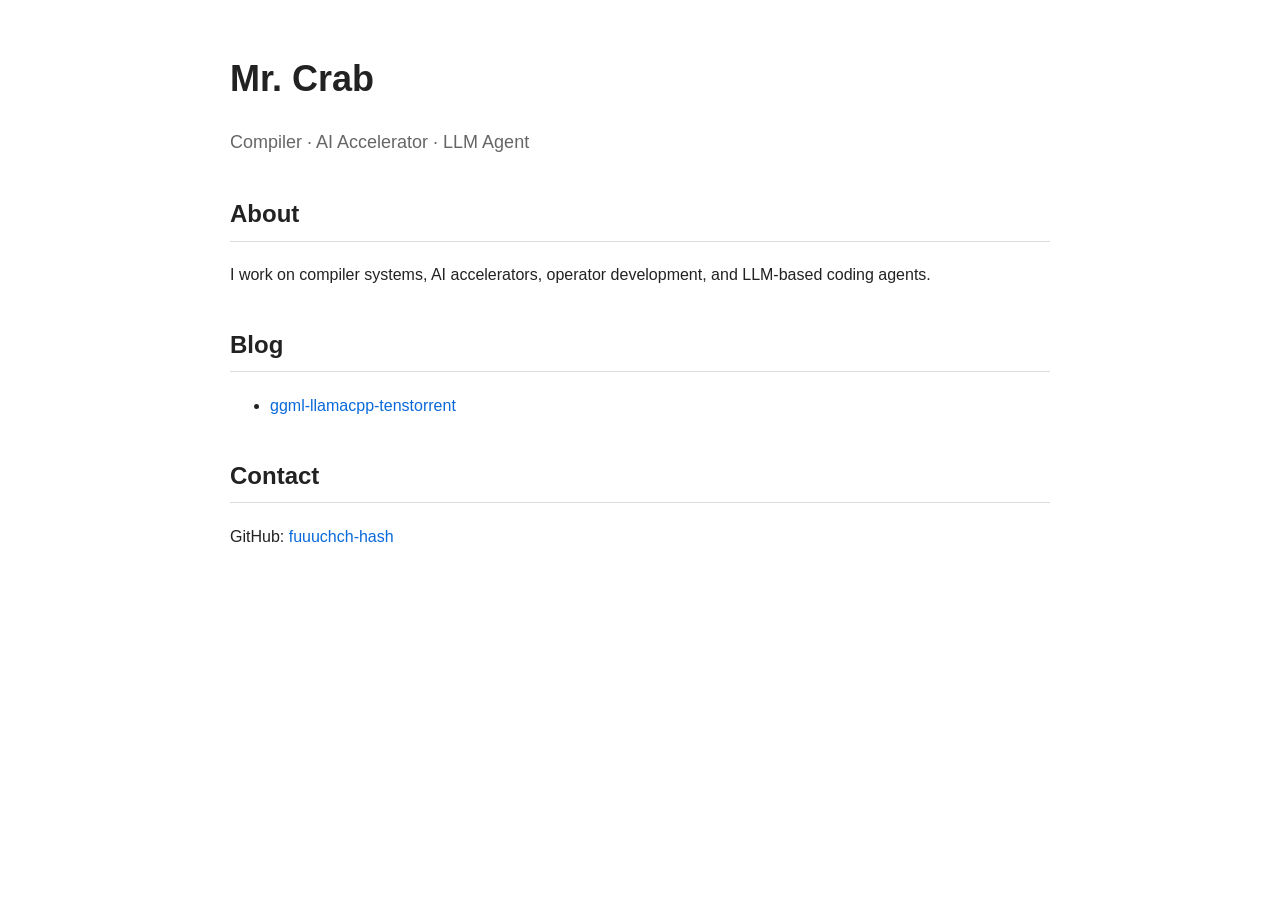
<file: index.html>
<!doctype html>
<html lang="zh-CN">
<head>
  <meta charset="utf-8">
  <meta name="viewport" content="width=device-width, initial-scale=1">
  <title>Mr. Crab</title>
  <style>
    body {
      max-width: 820px;
      margin: 48px auto;
      padding: 0 20px;
      font-family: -apple-system, BlinkMacSystemFont, "Segoe UI", Arial, sans-serif;
      line-height: 1.7;
      color: #222;
    }

    h1 {
      font-size: 36px;
      margin-bottom: 8px;
    }

    h2 {
      margin-top: 36px;
      border-bottom: 1px solid #ddd;
      padding-bottom: 6px;
    }

    a {
      color: #0969da;
      text-decoration: none;
    }

    a:hover {
      text-decoration: underline;
    }

    .subtitle {
      color: #666;
      font-size: 18px;
    }
  </style>
</head>
<body>
  <h1>Mr. Crab</h1>
  <p class="subtitle">Compiler · AI Accelerator · LLM Agent</p>

  <h2>About</h2>
  <p>
    I work on compiler systems, AI accelerators, operator development,
    and LLM-based coding agents.
  </p>

  <h2>Blog</h2>
  <ul>
    <li><a href="posts/ggml-llamacpp-tenstorrent/index.html">ggml-llamacpp-tenstorrent</a></li>
  </ul>

  <h2>Contact</h2>
  <p>
    GitHub:
    <a href="https://github.com/fuuuchch-hash">fuuuchch-hash</a>
  </p>
</body>
</html>
</file>
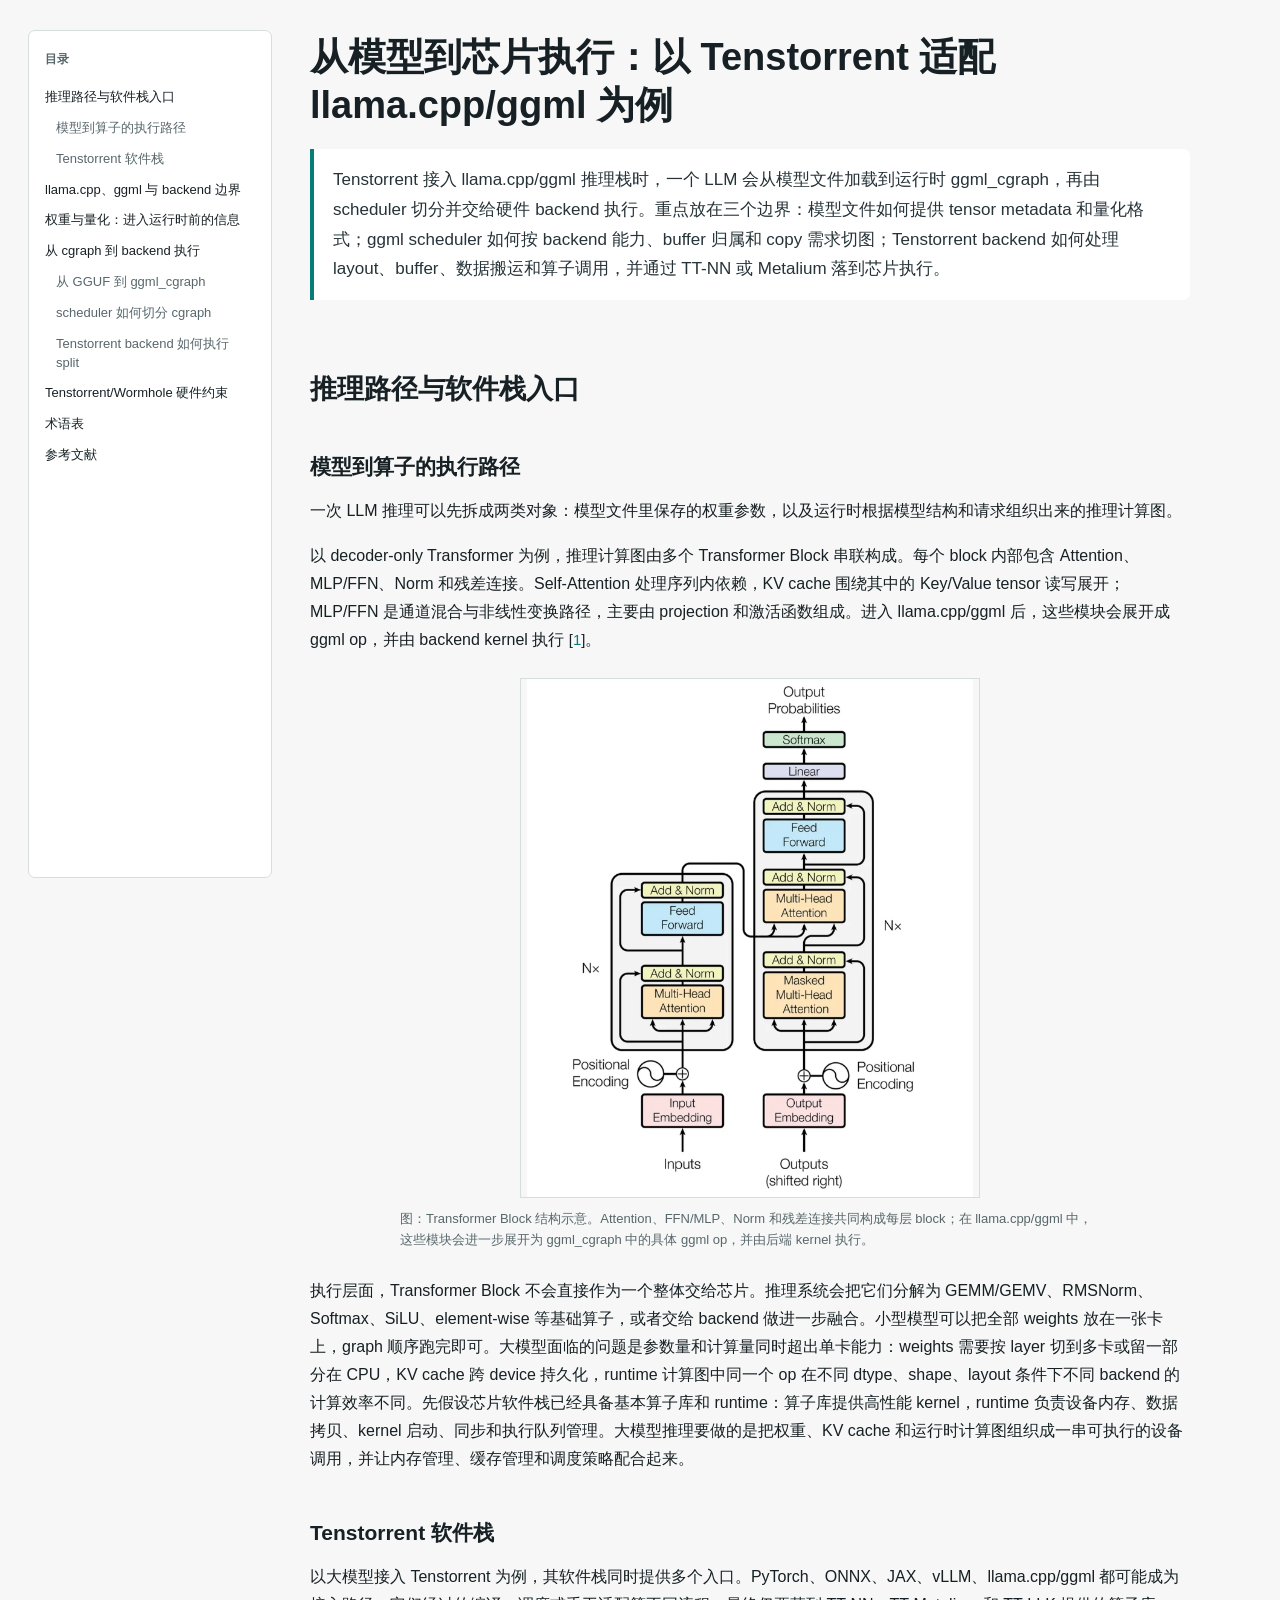
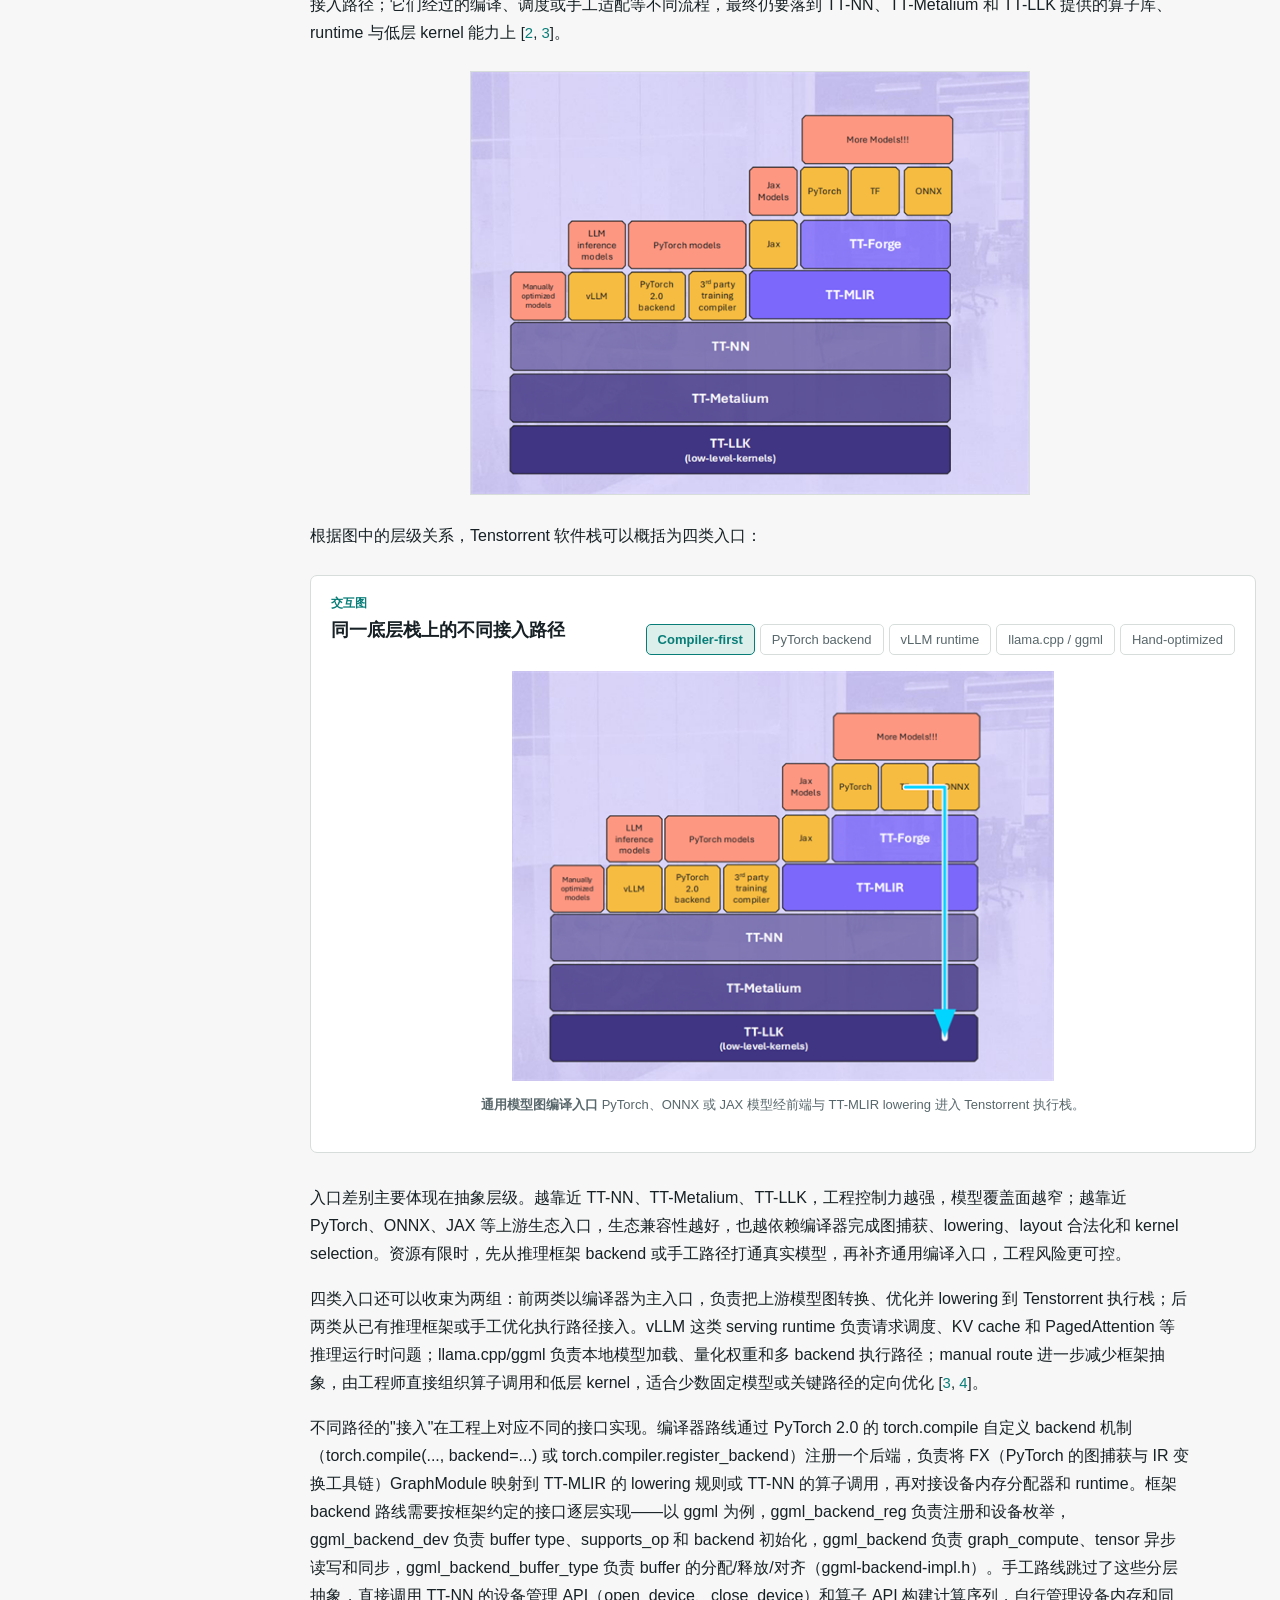
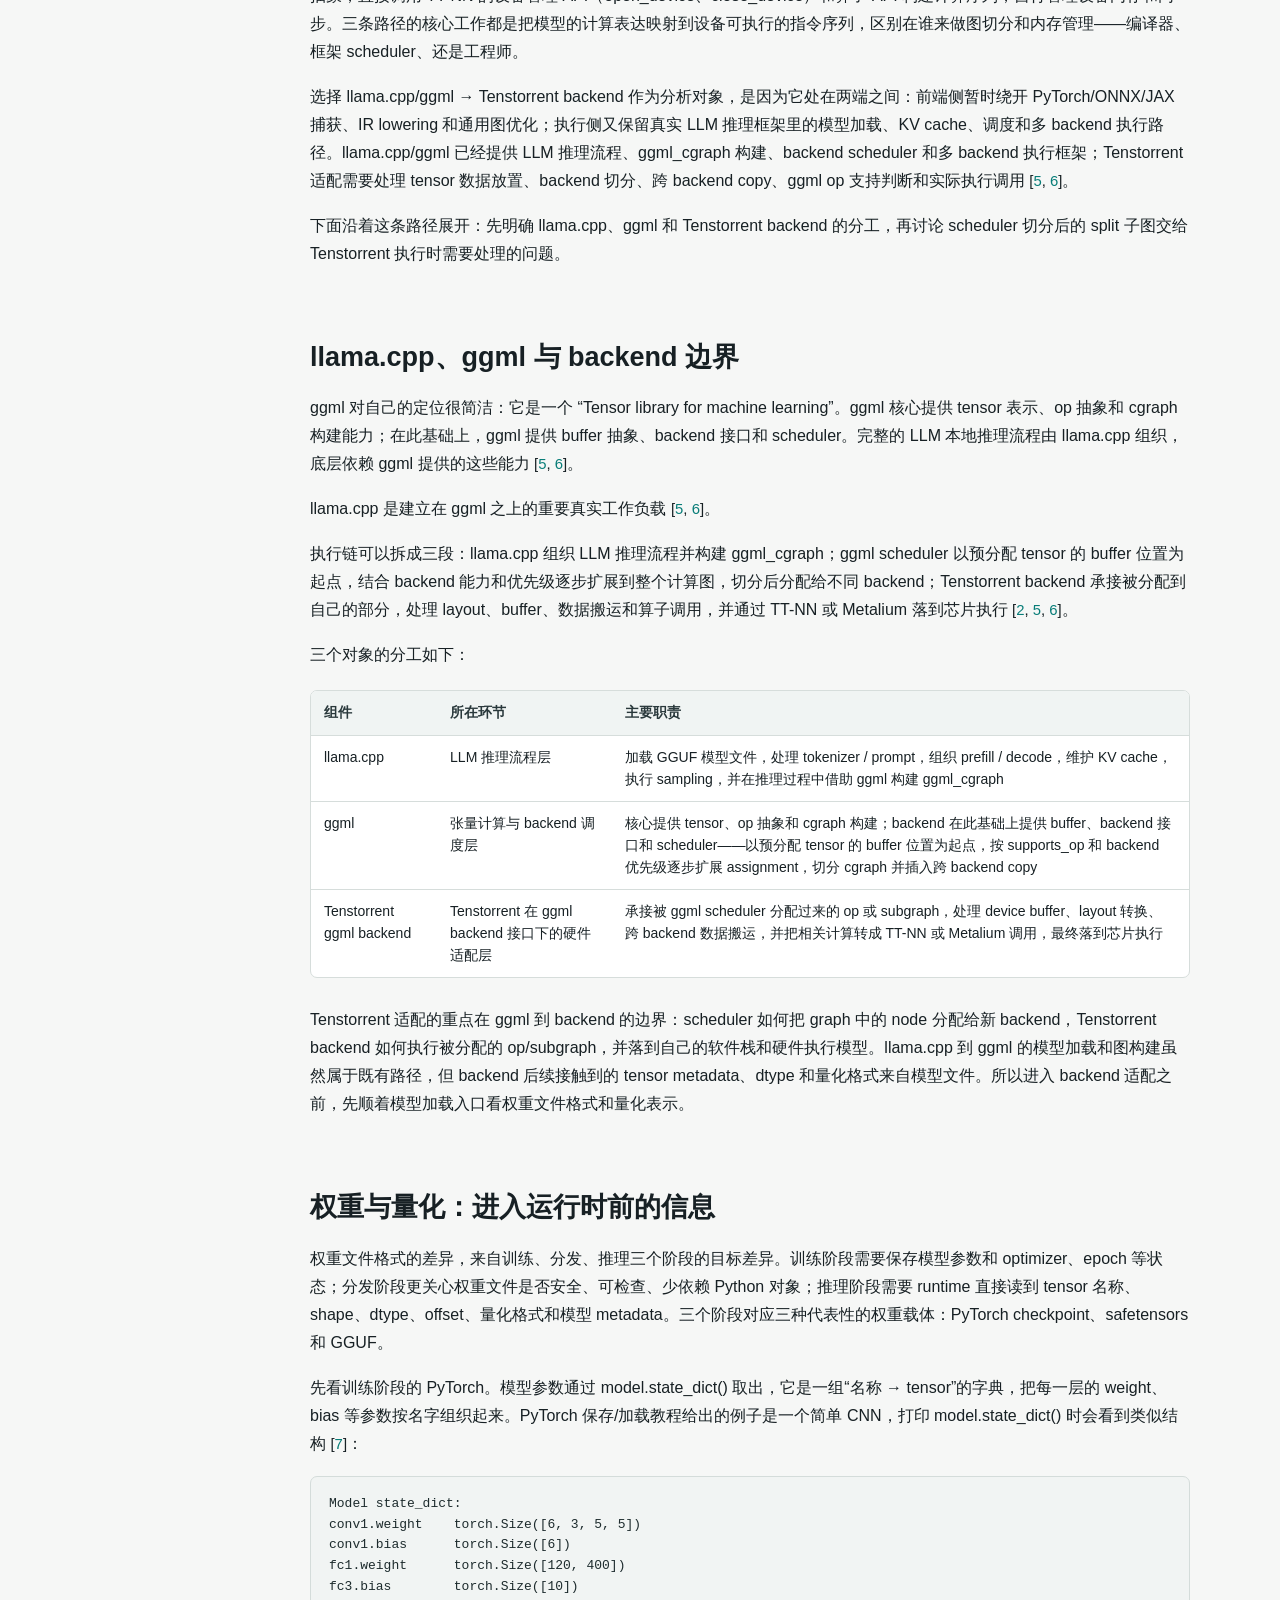
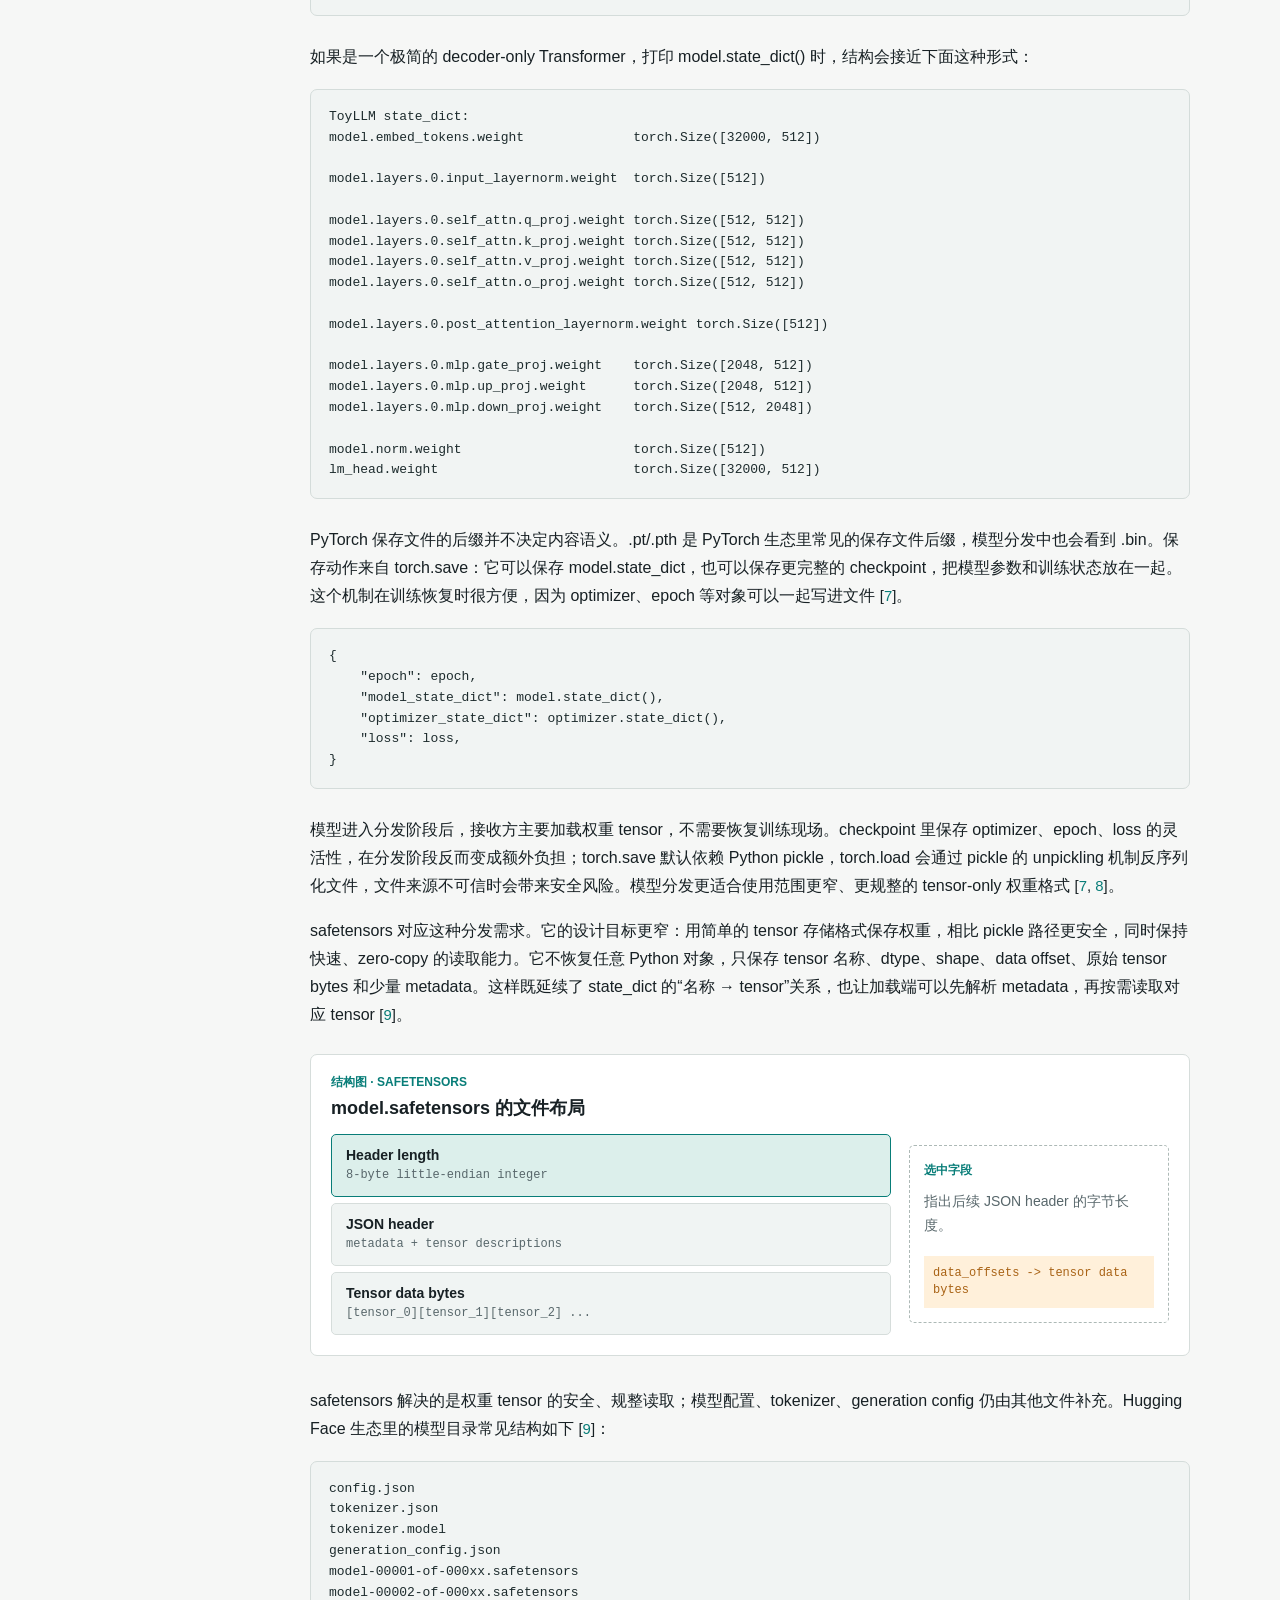
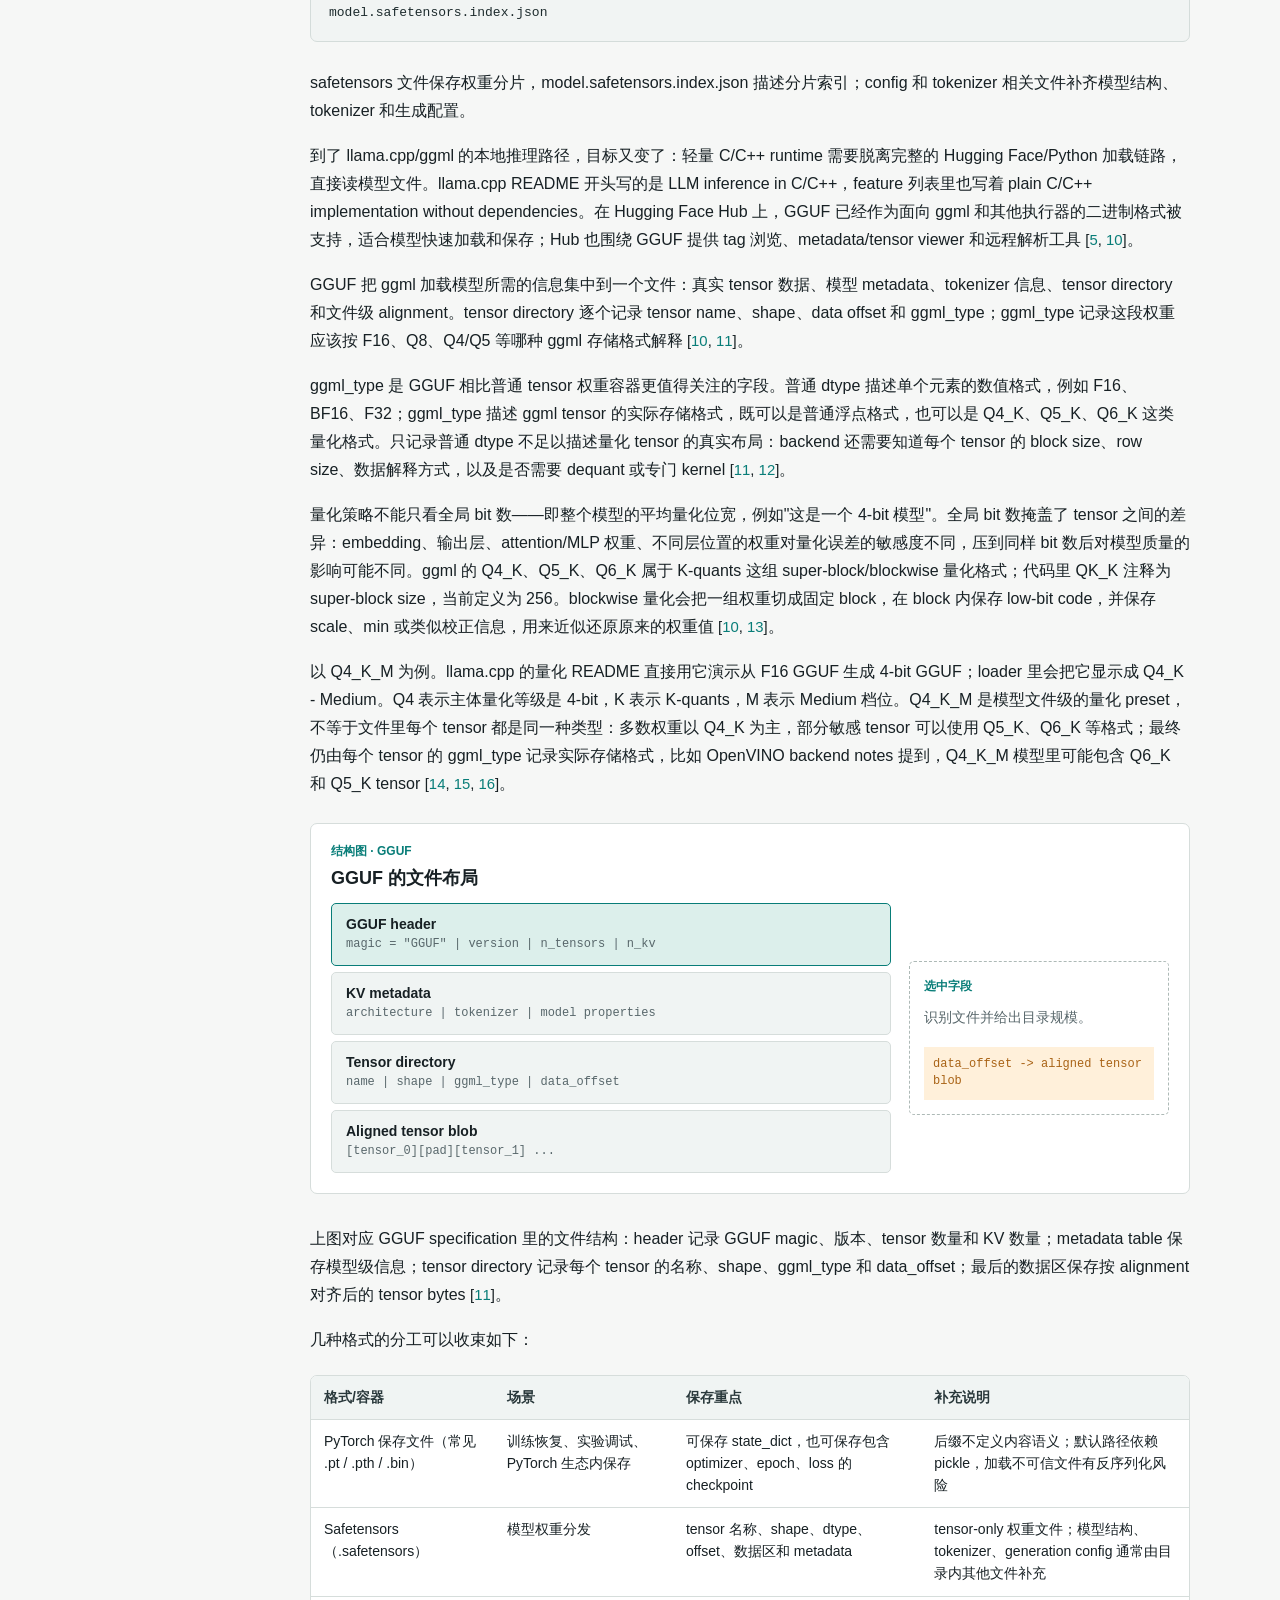
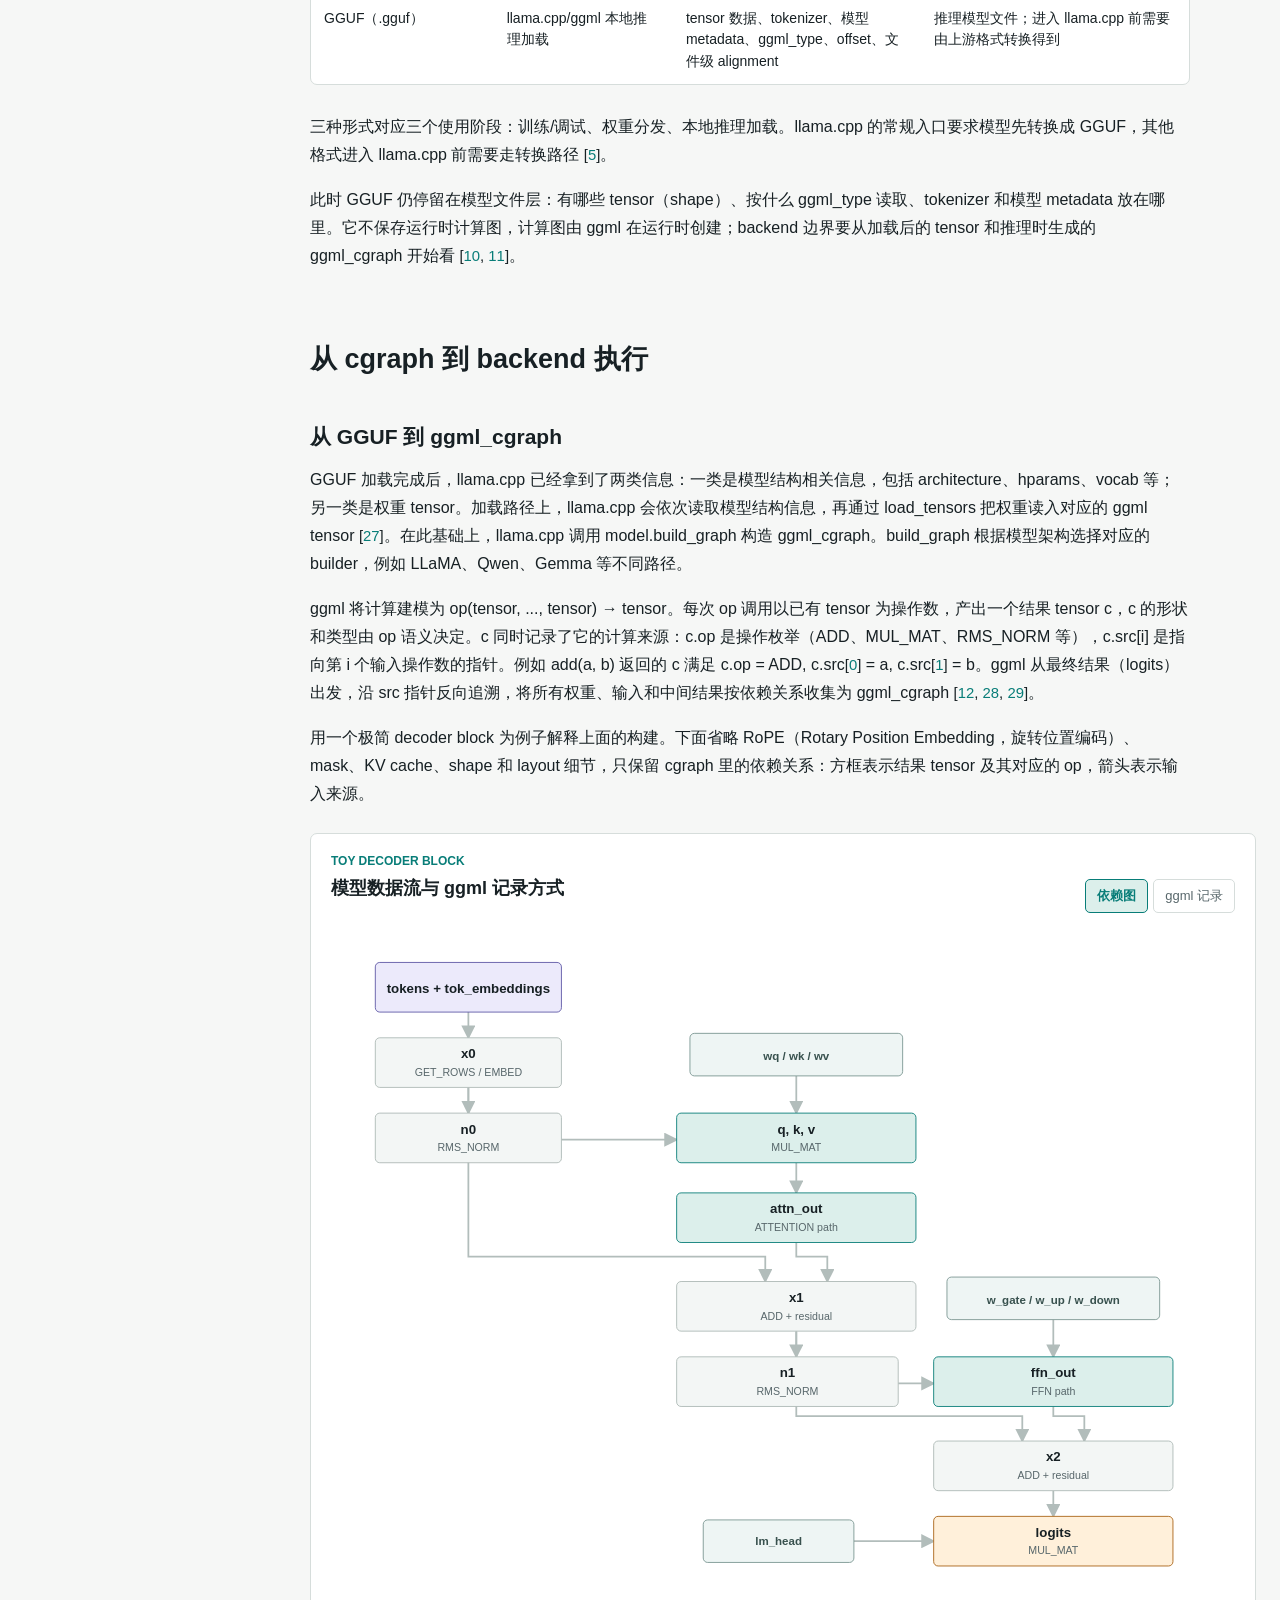
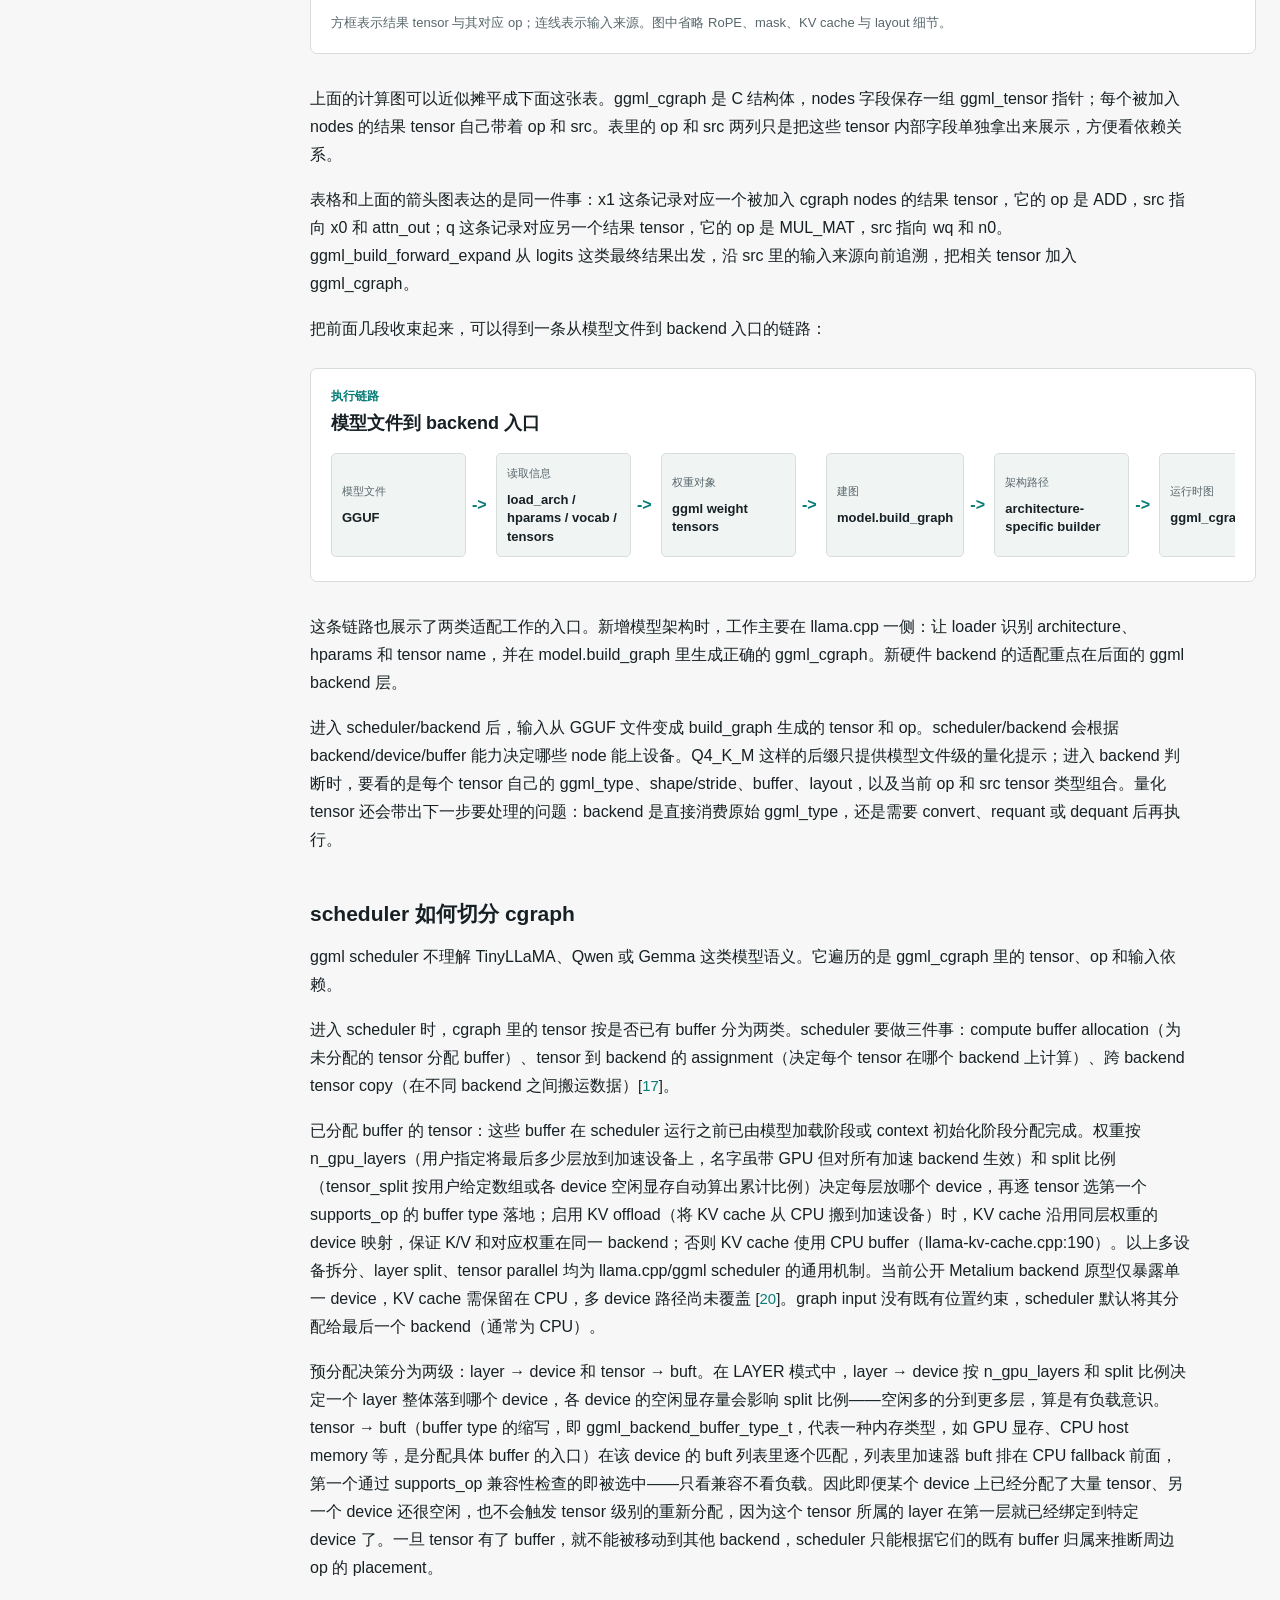
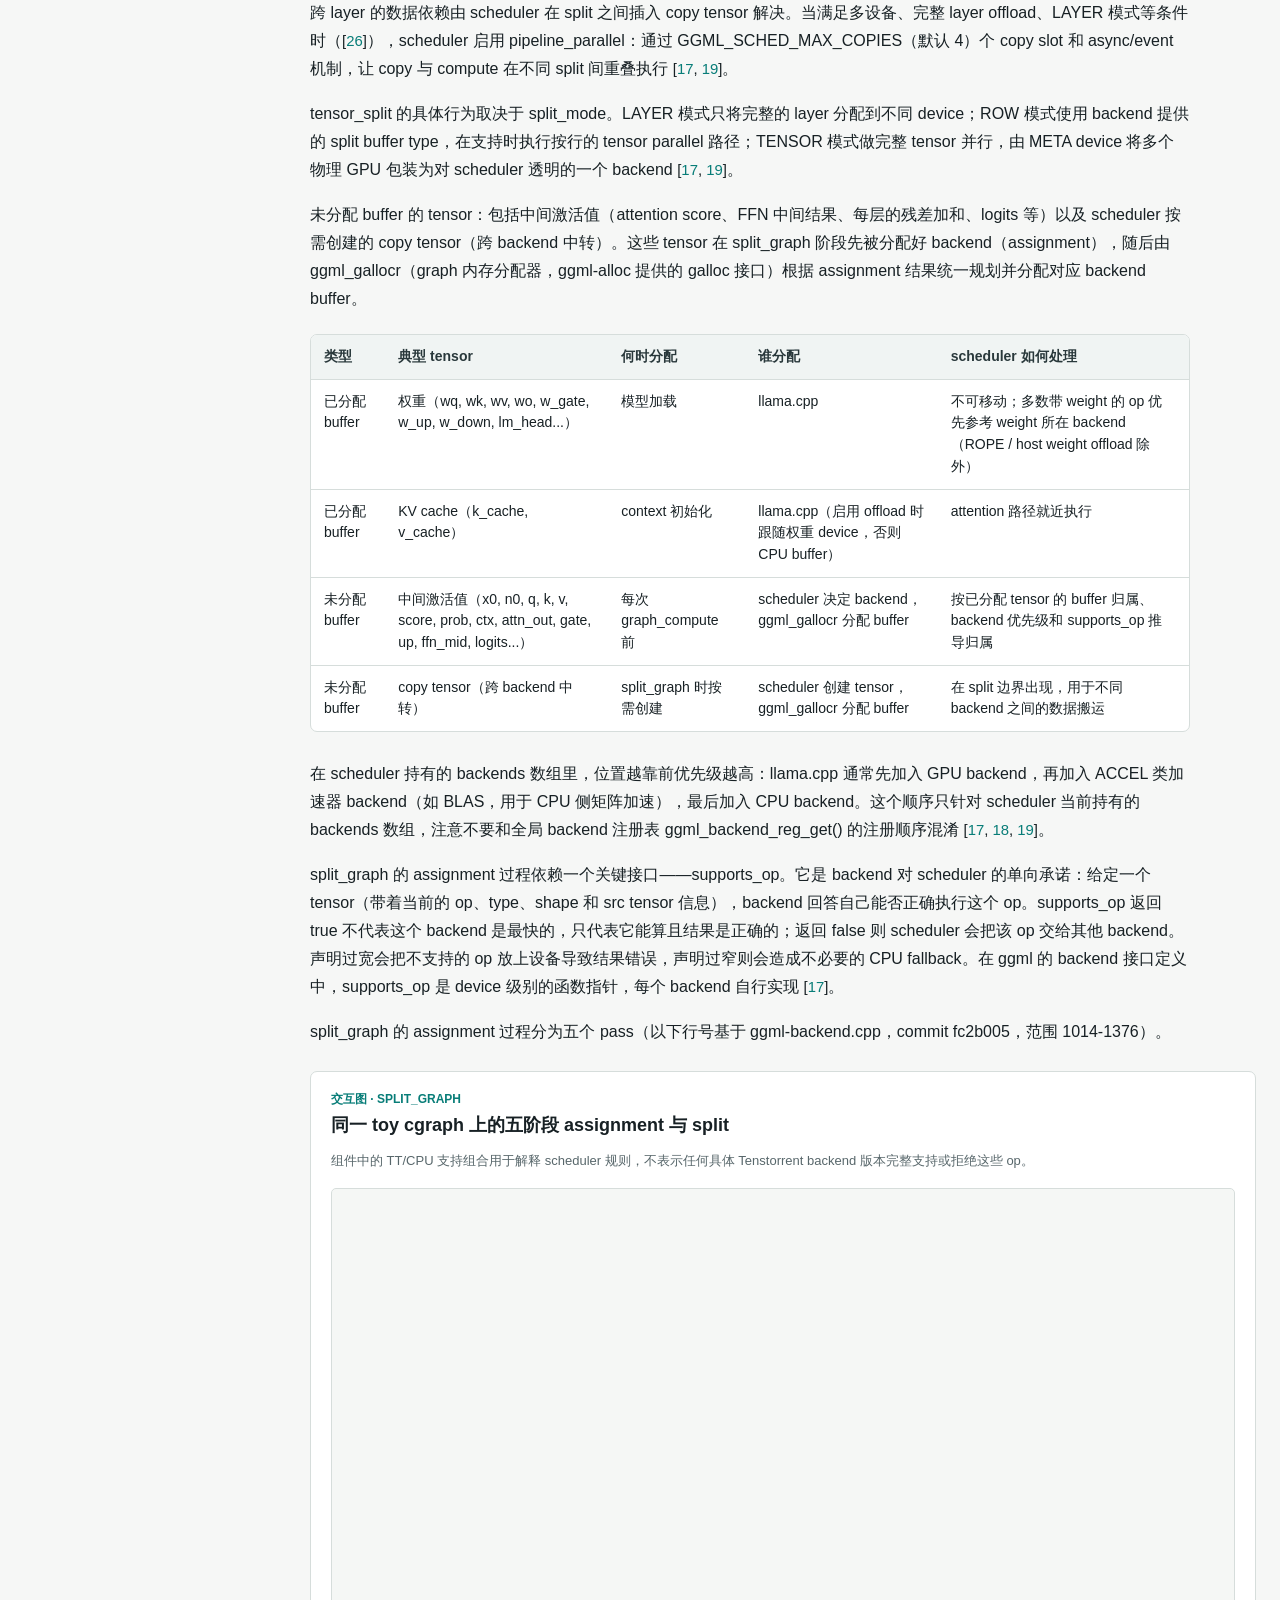
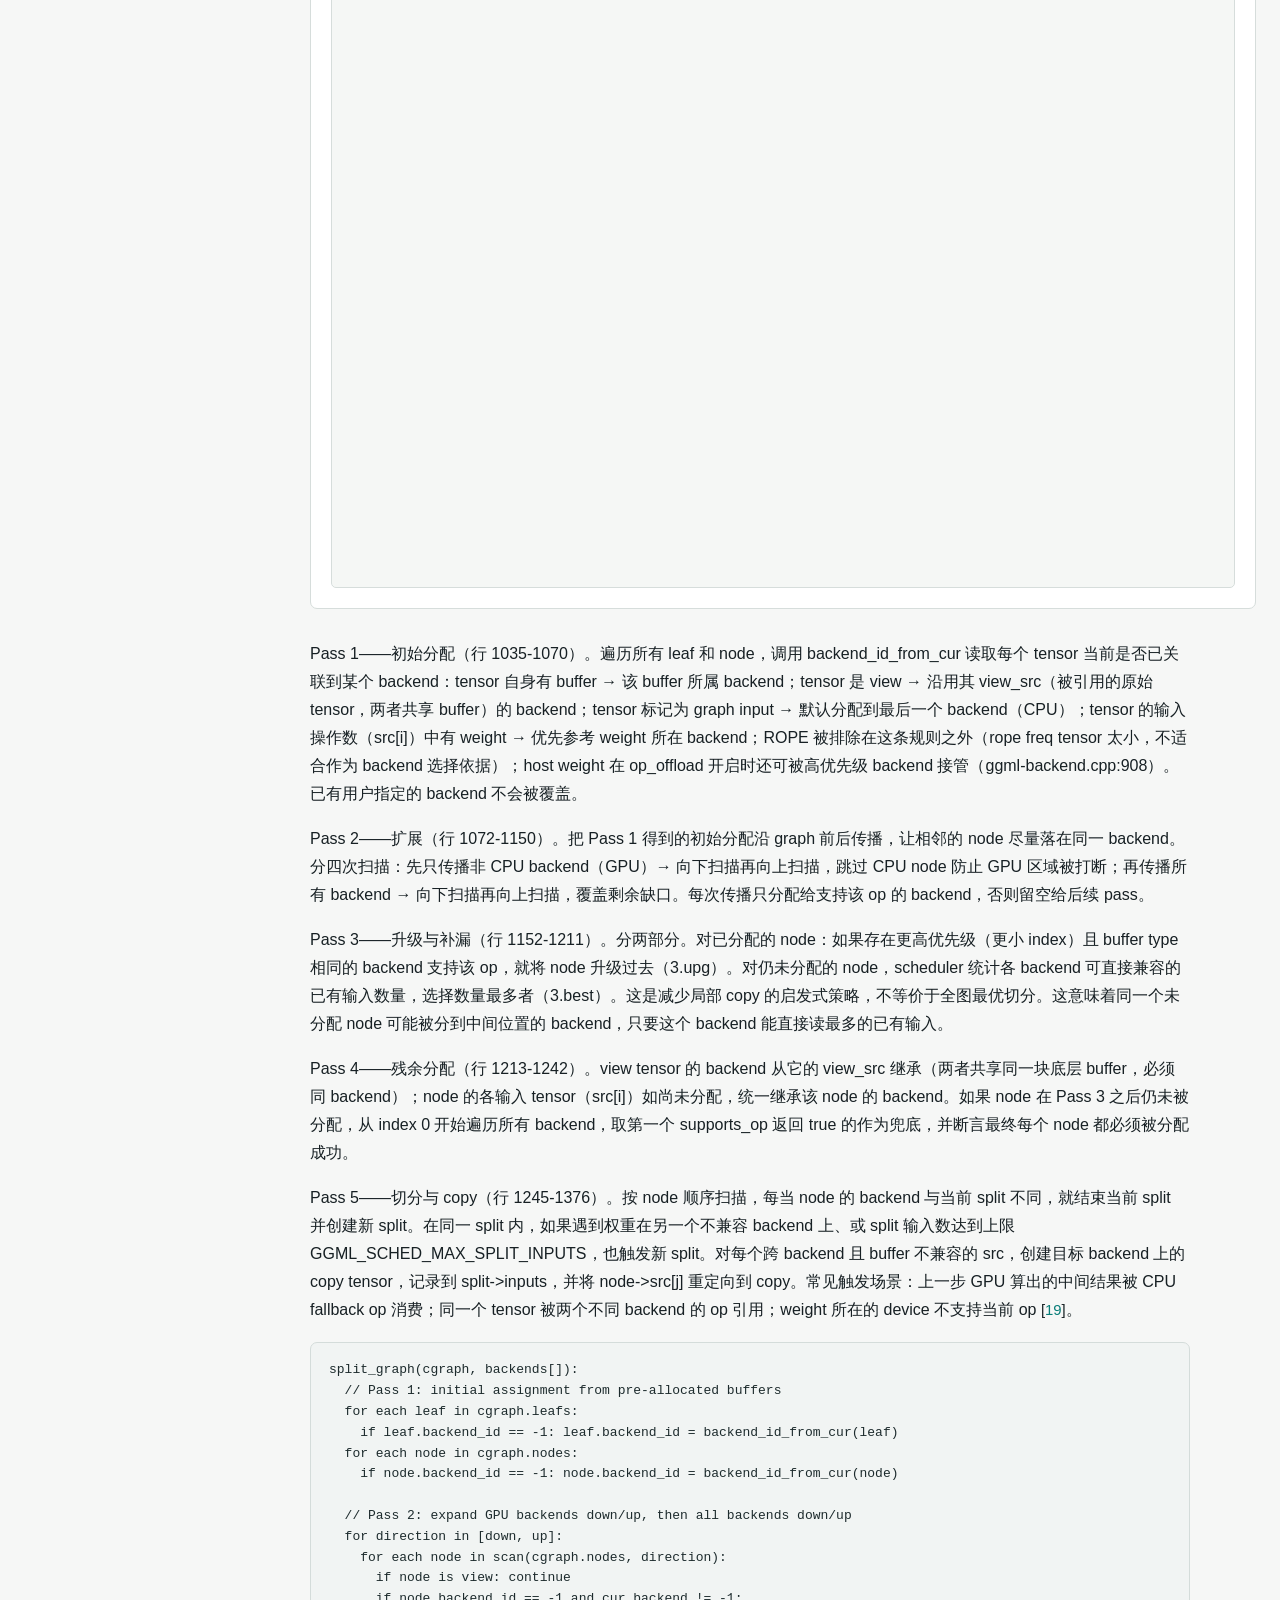
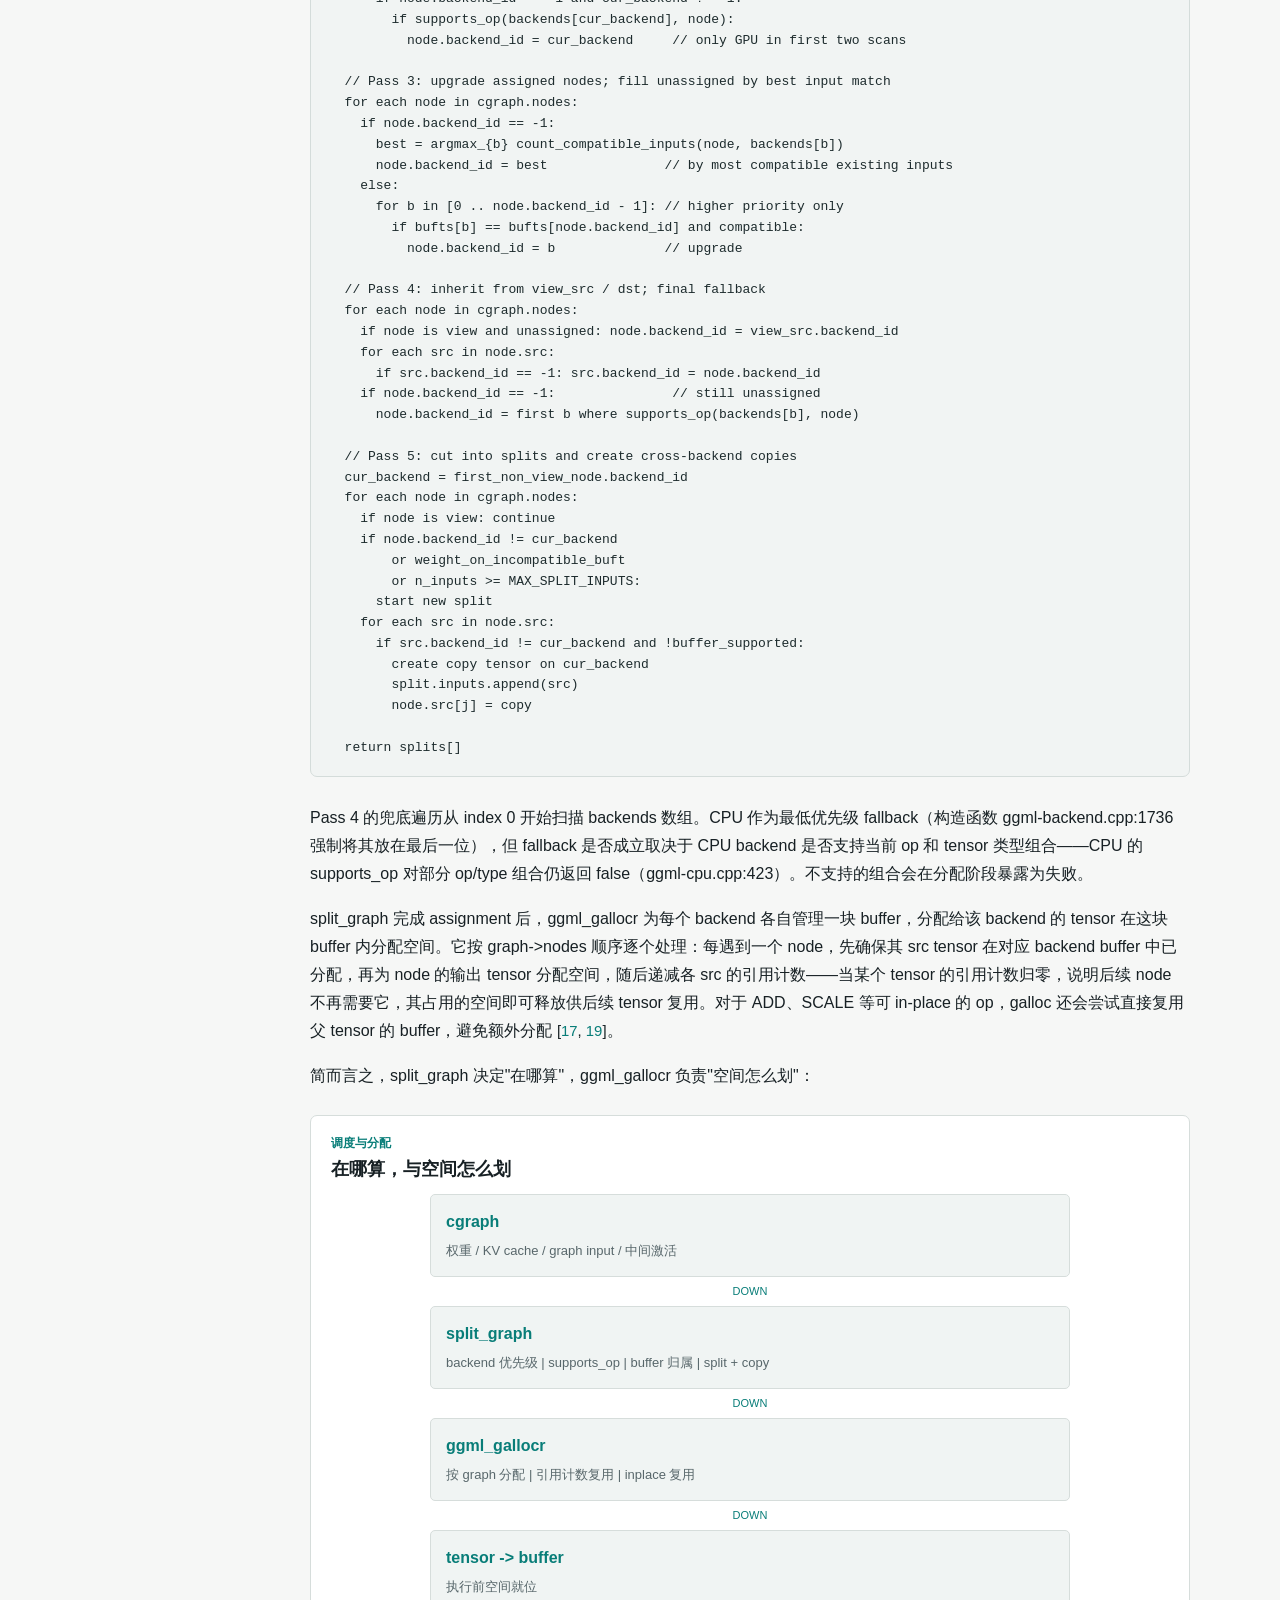
<file: posts/ggml-llamacpp-tenstorrent/index.html>
<!doctype html>
<html lang="zh-CN">
<head>
  <meta charset="utf-8">
  <meta name="viewport" content="width=device-width, initial-scale=1">
  <meta http-equiv="refresh" content="0; url=./posts/tenstorrent-ggml-scheduler-integrated-report.html">
  <link rel="canonical" href="./posts/tenstorrent-ggml-scheduler-integrated-report.html">
  <title>Redirecting...</title>
</head>
<body>
  <p><a href="./posts/tenstorrent-ggml-scheduler-integrated-report.html">Open blog post</a></p>
</body>
</html>
</file>
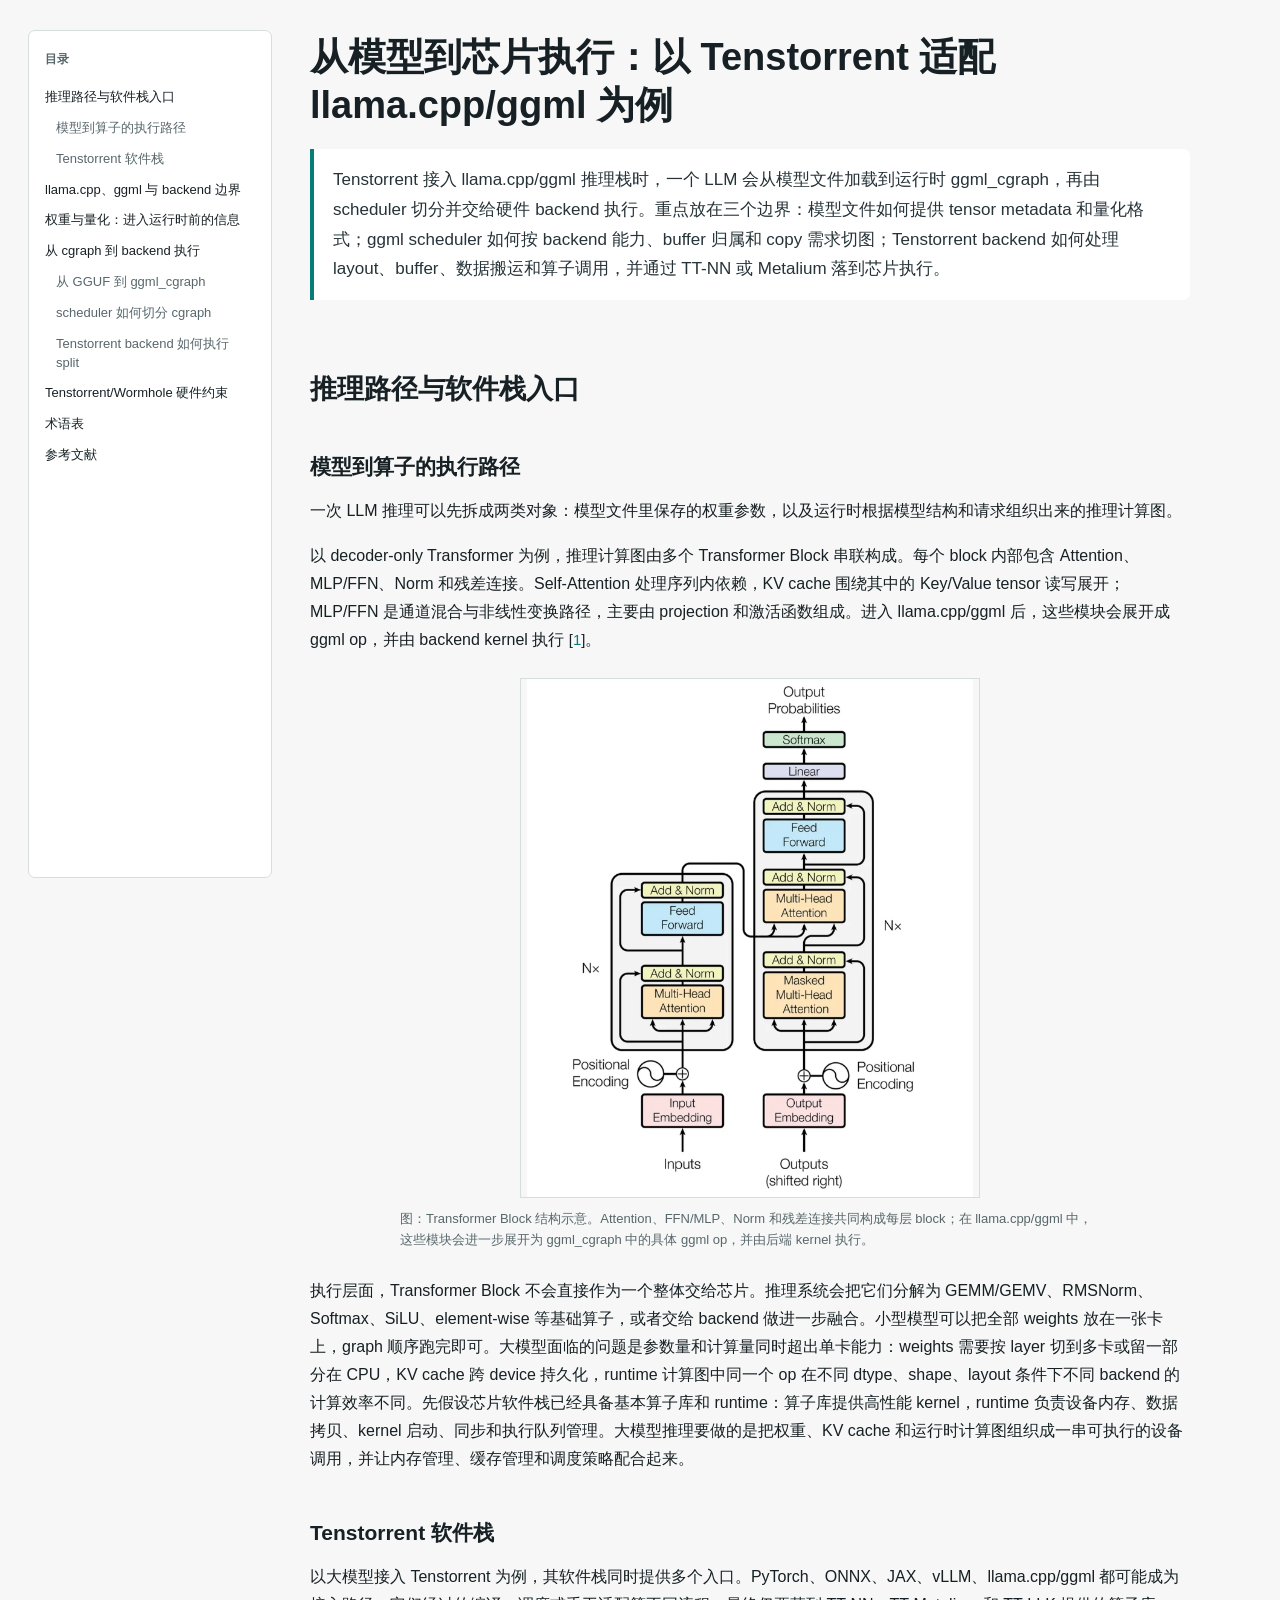
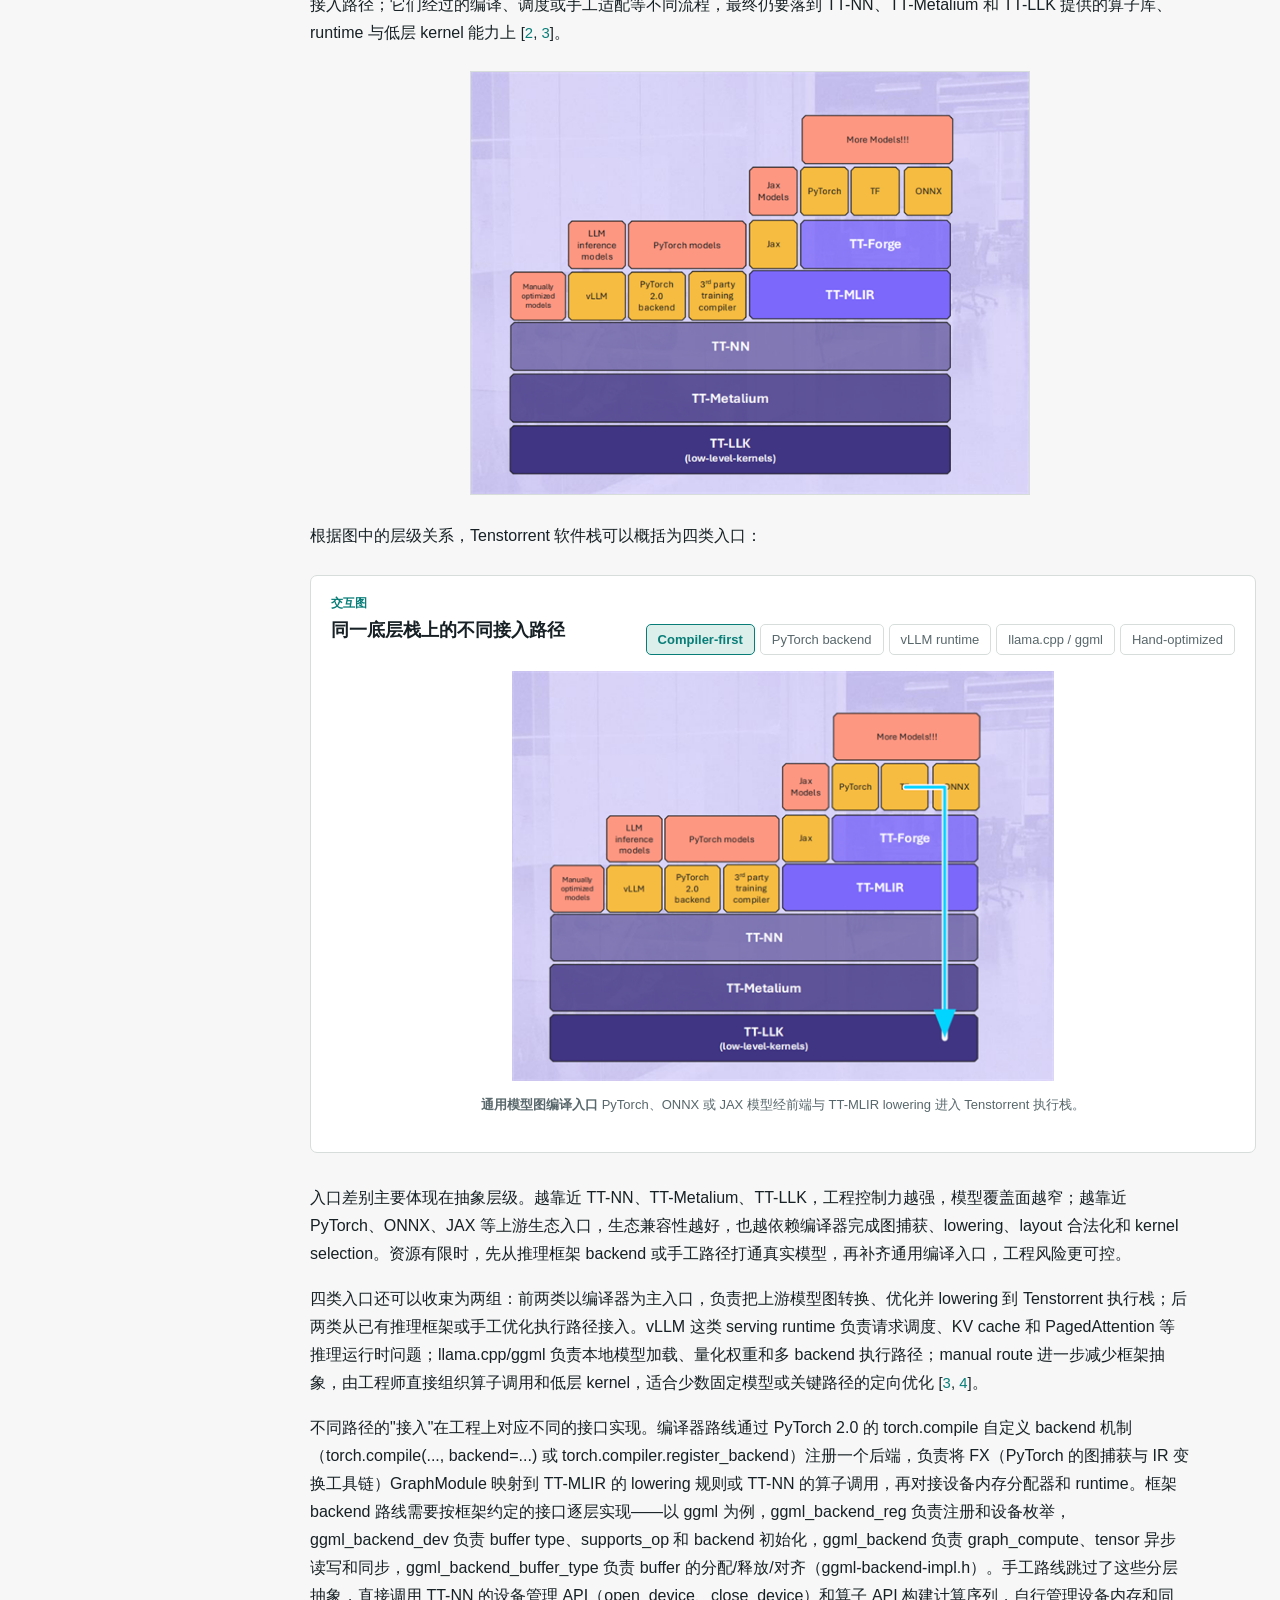
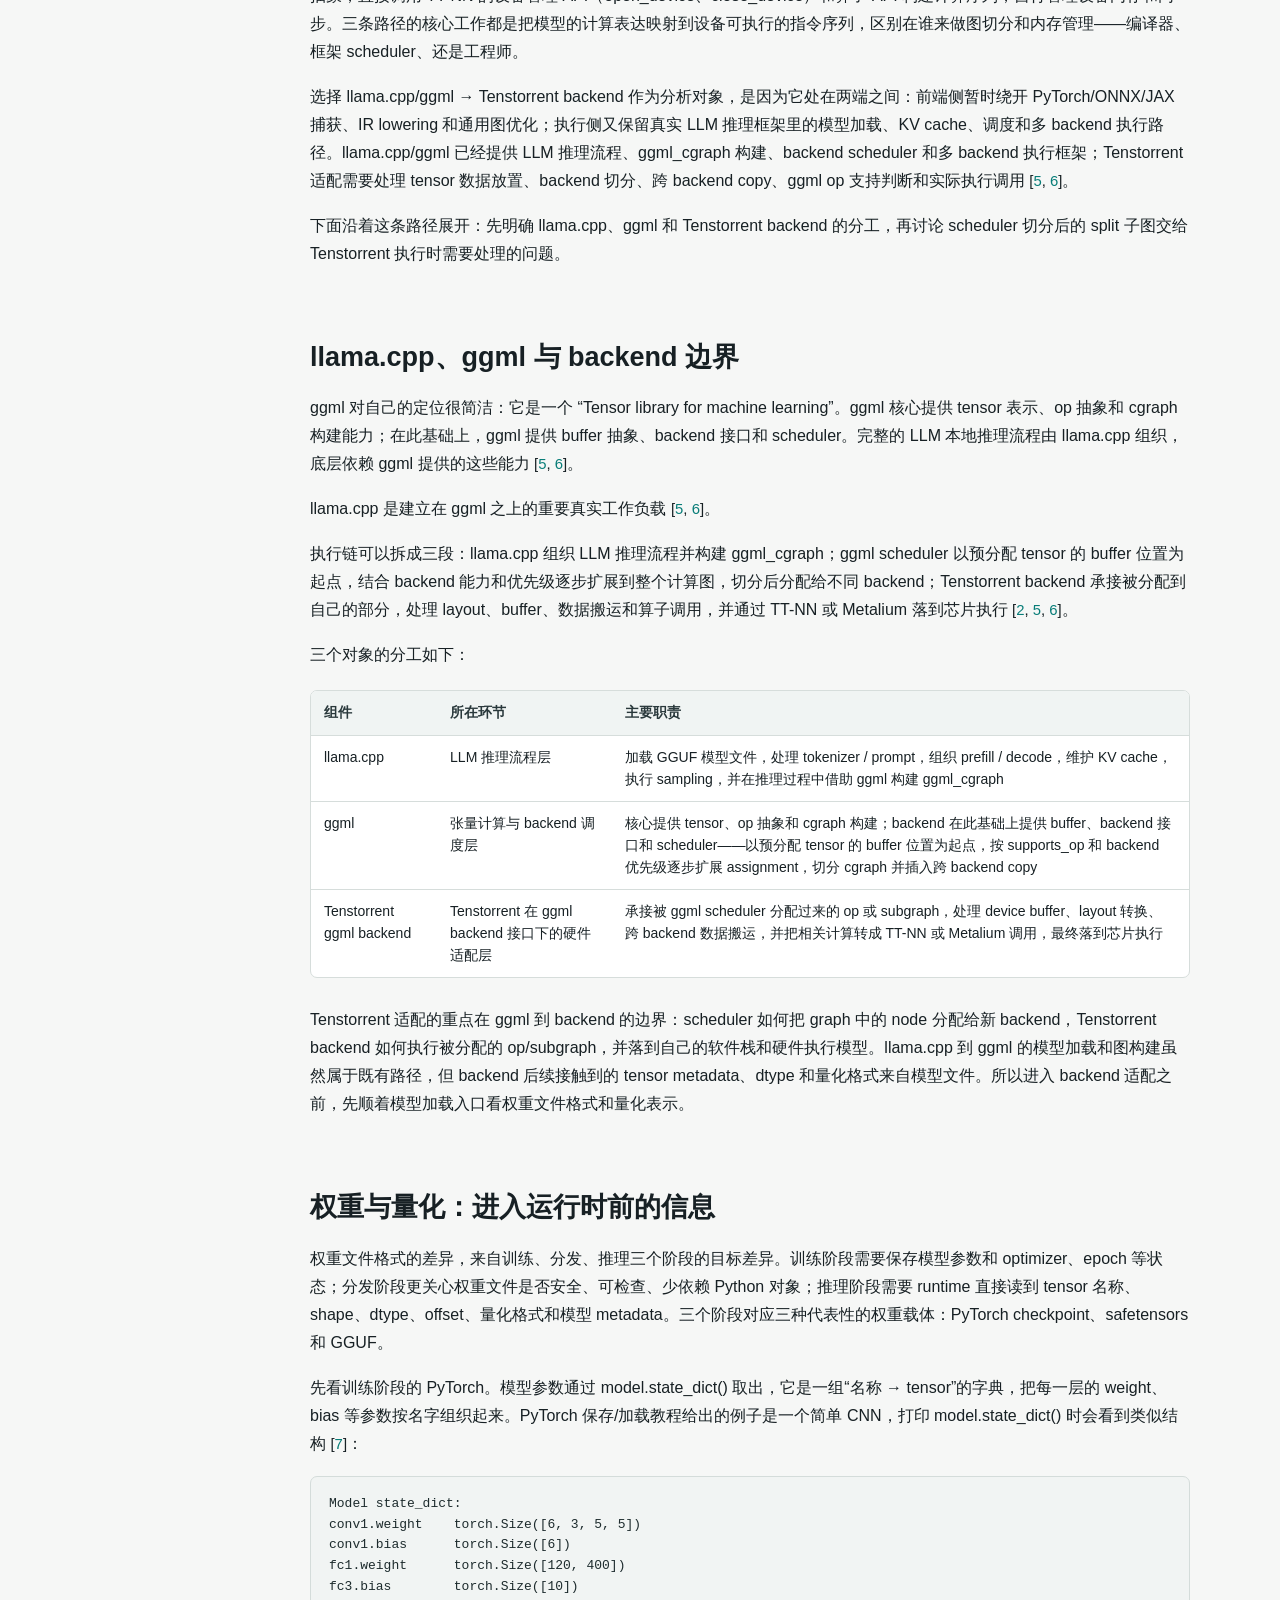
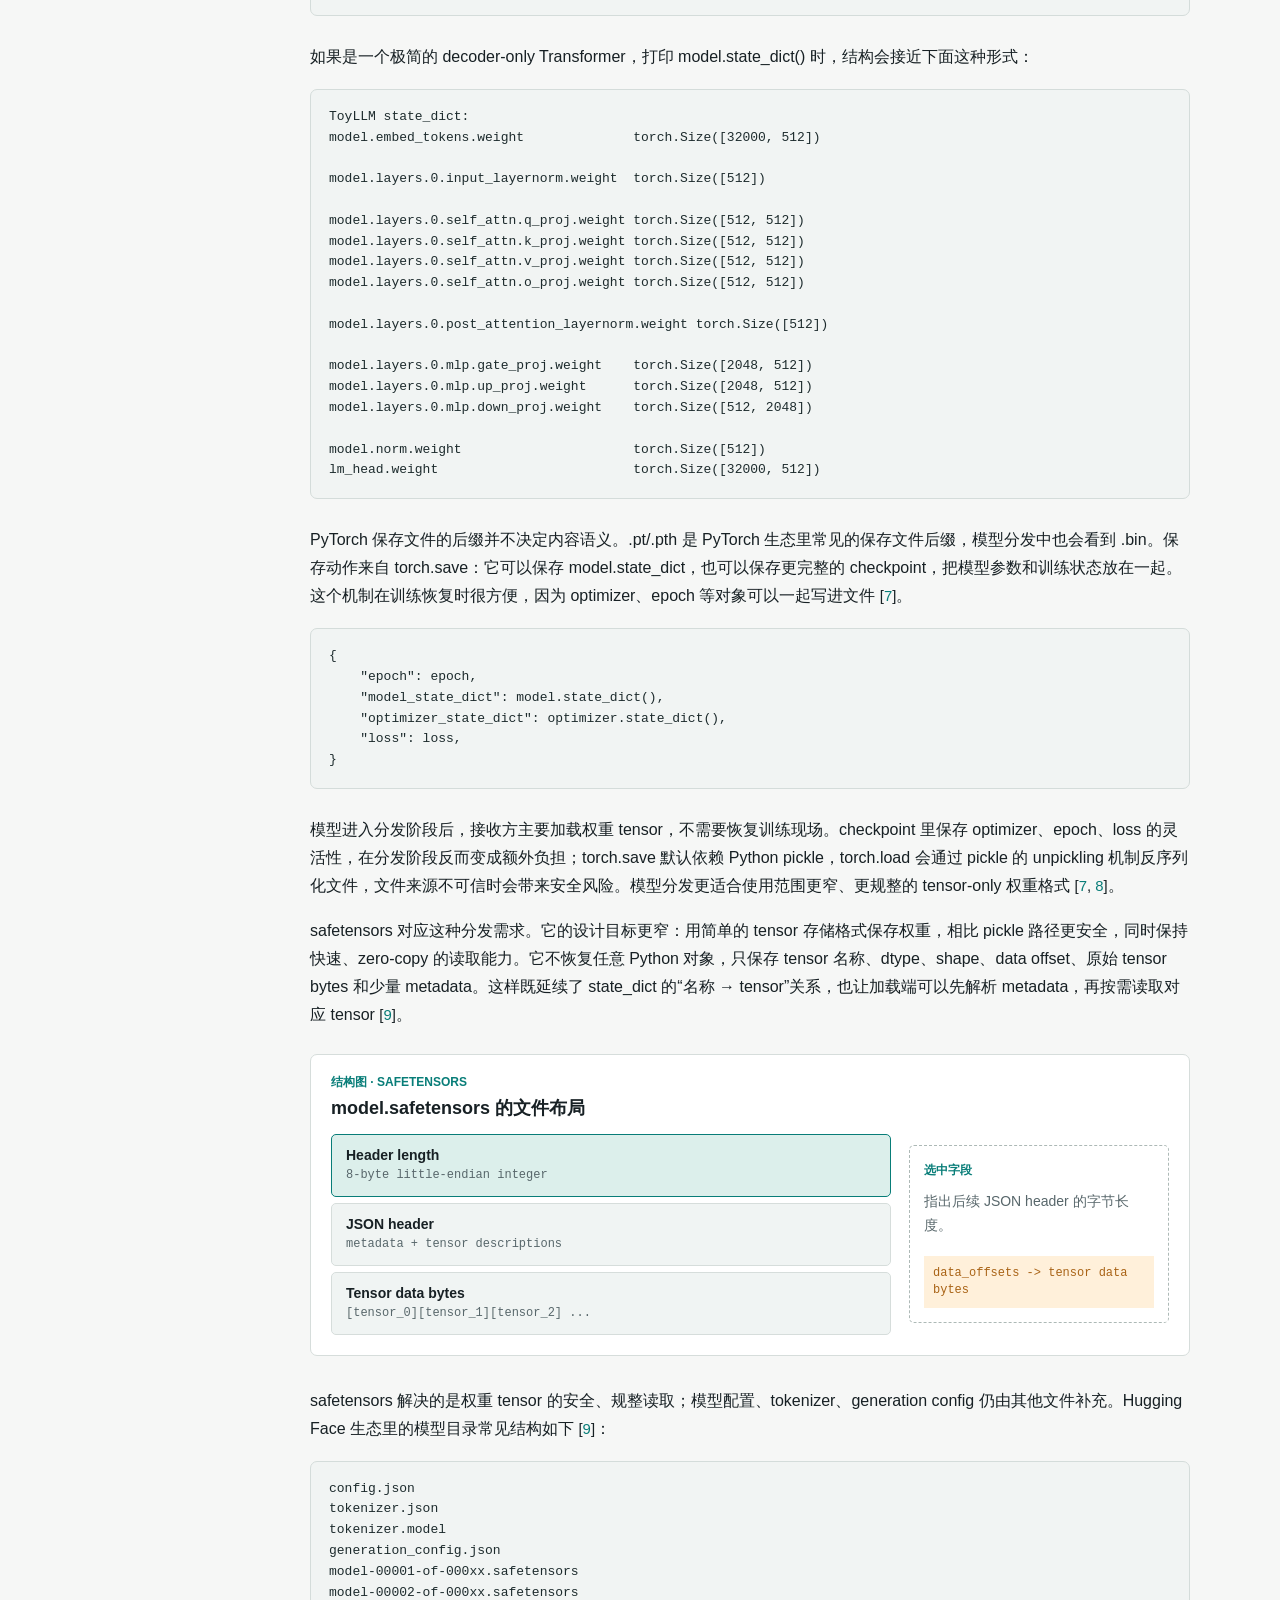
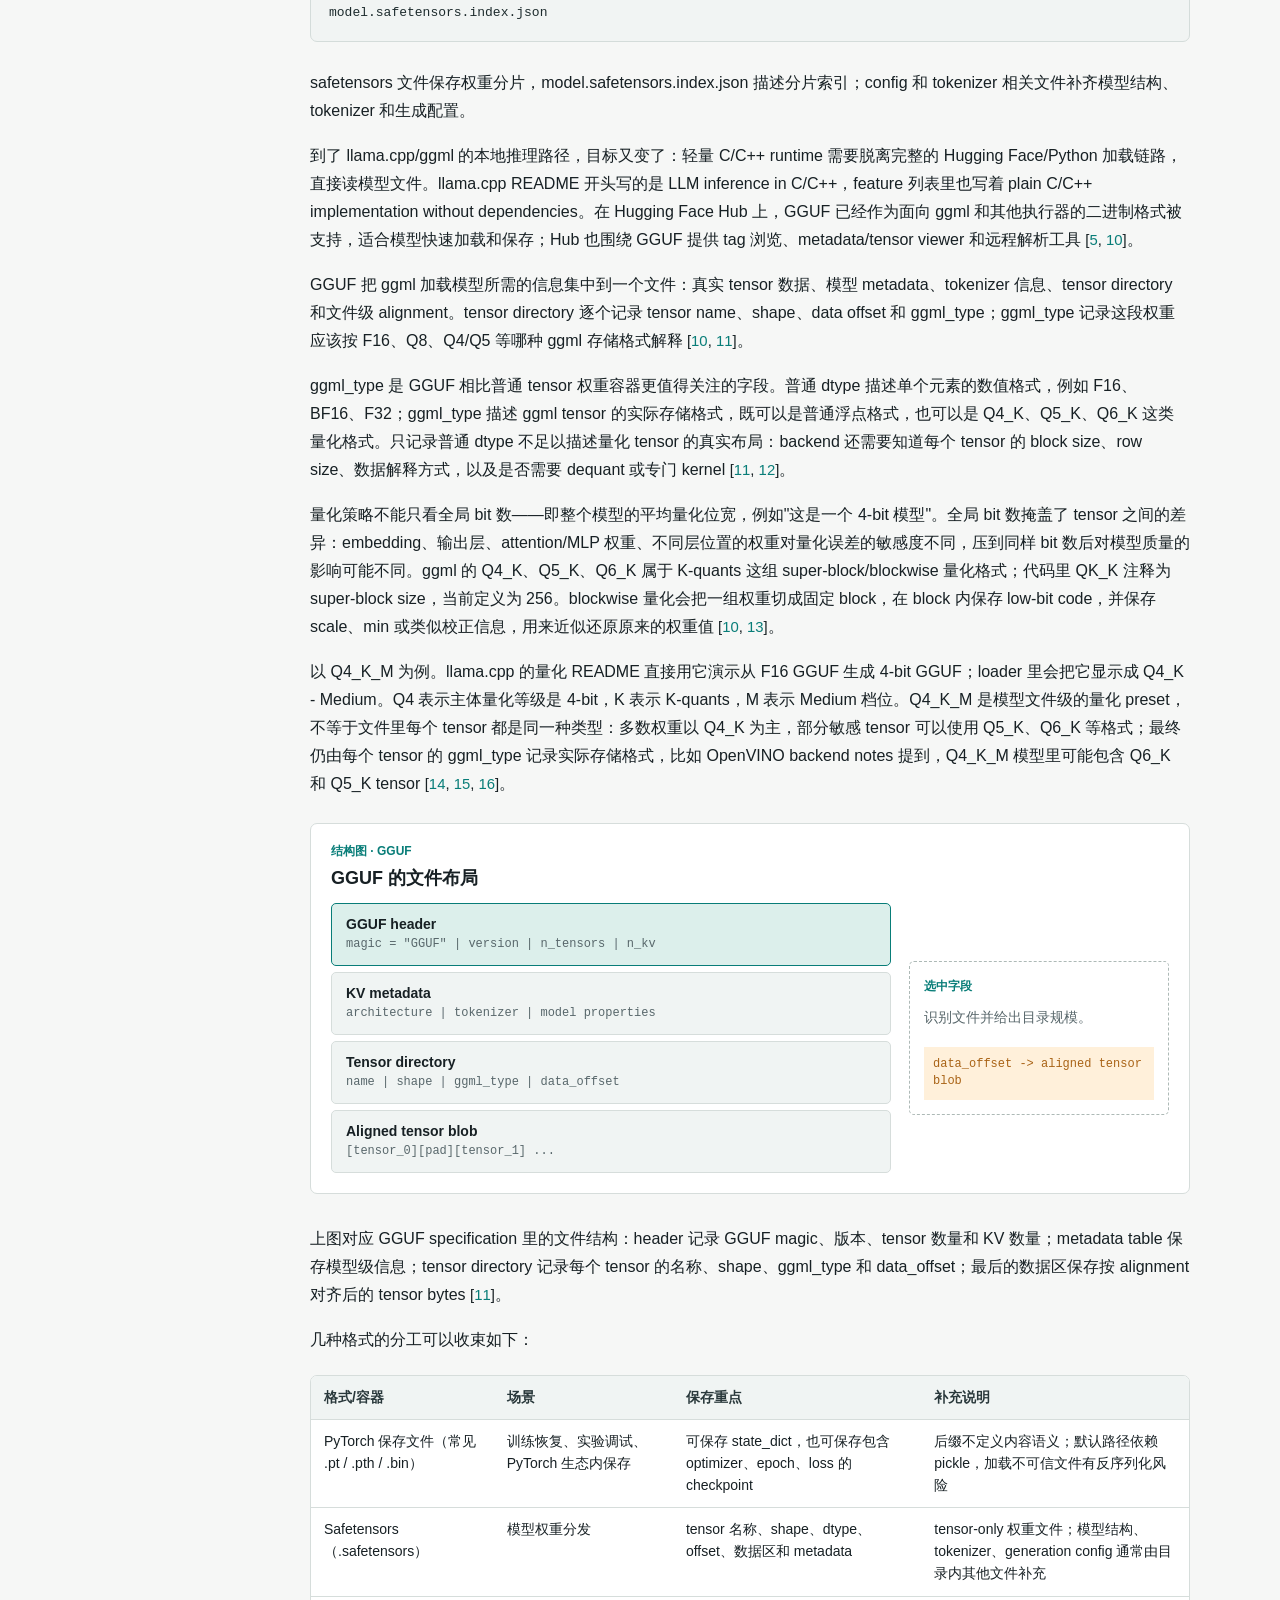
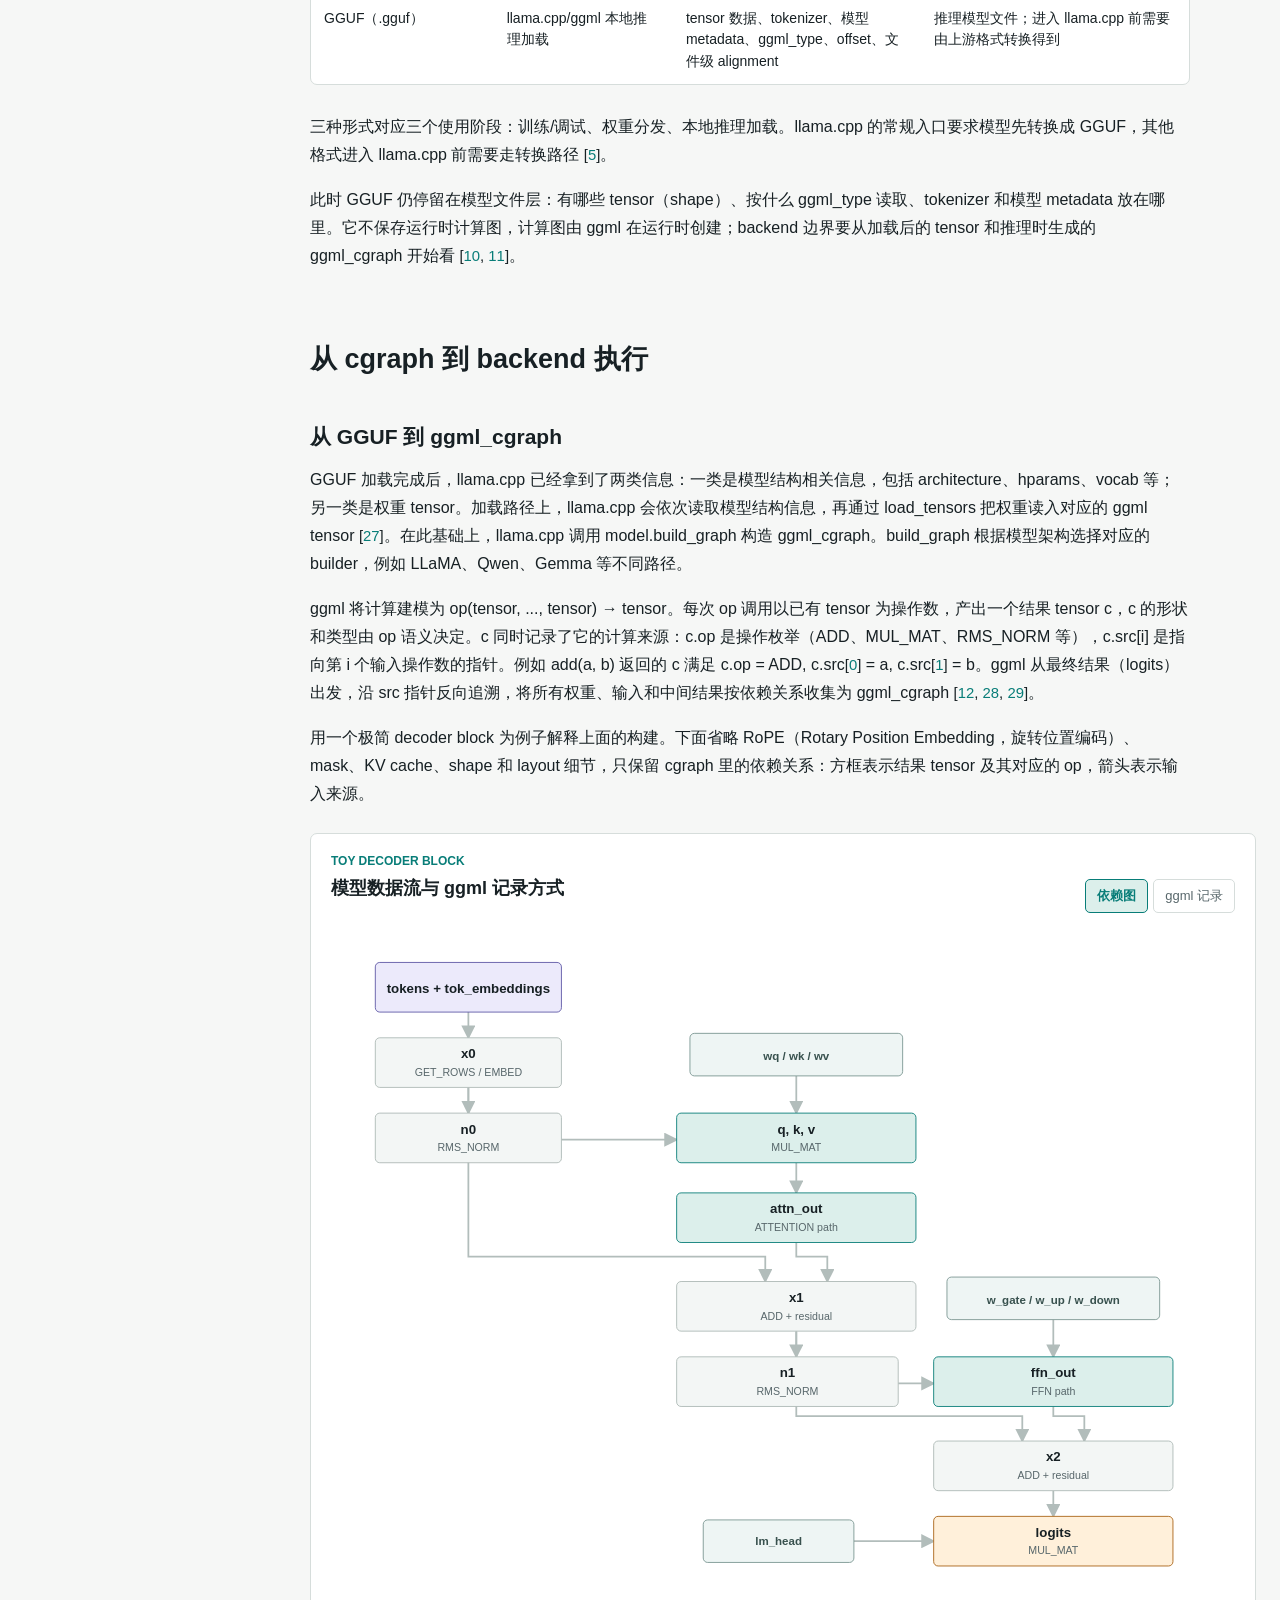
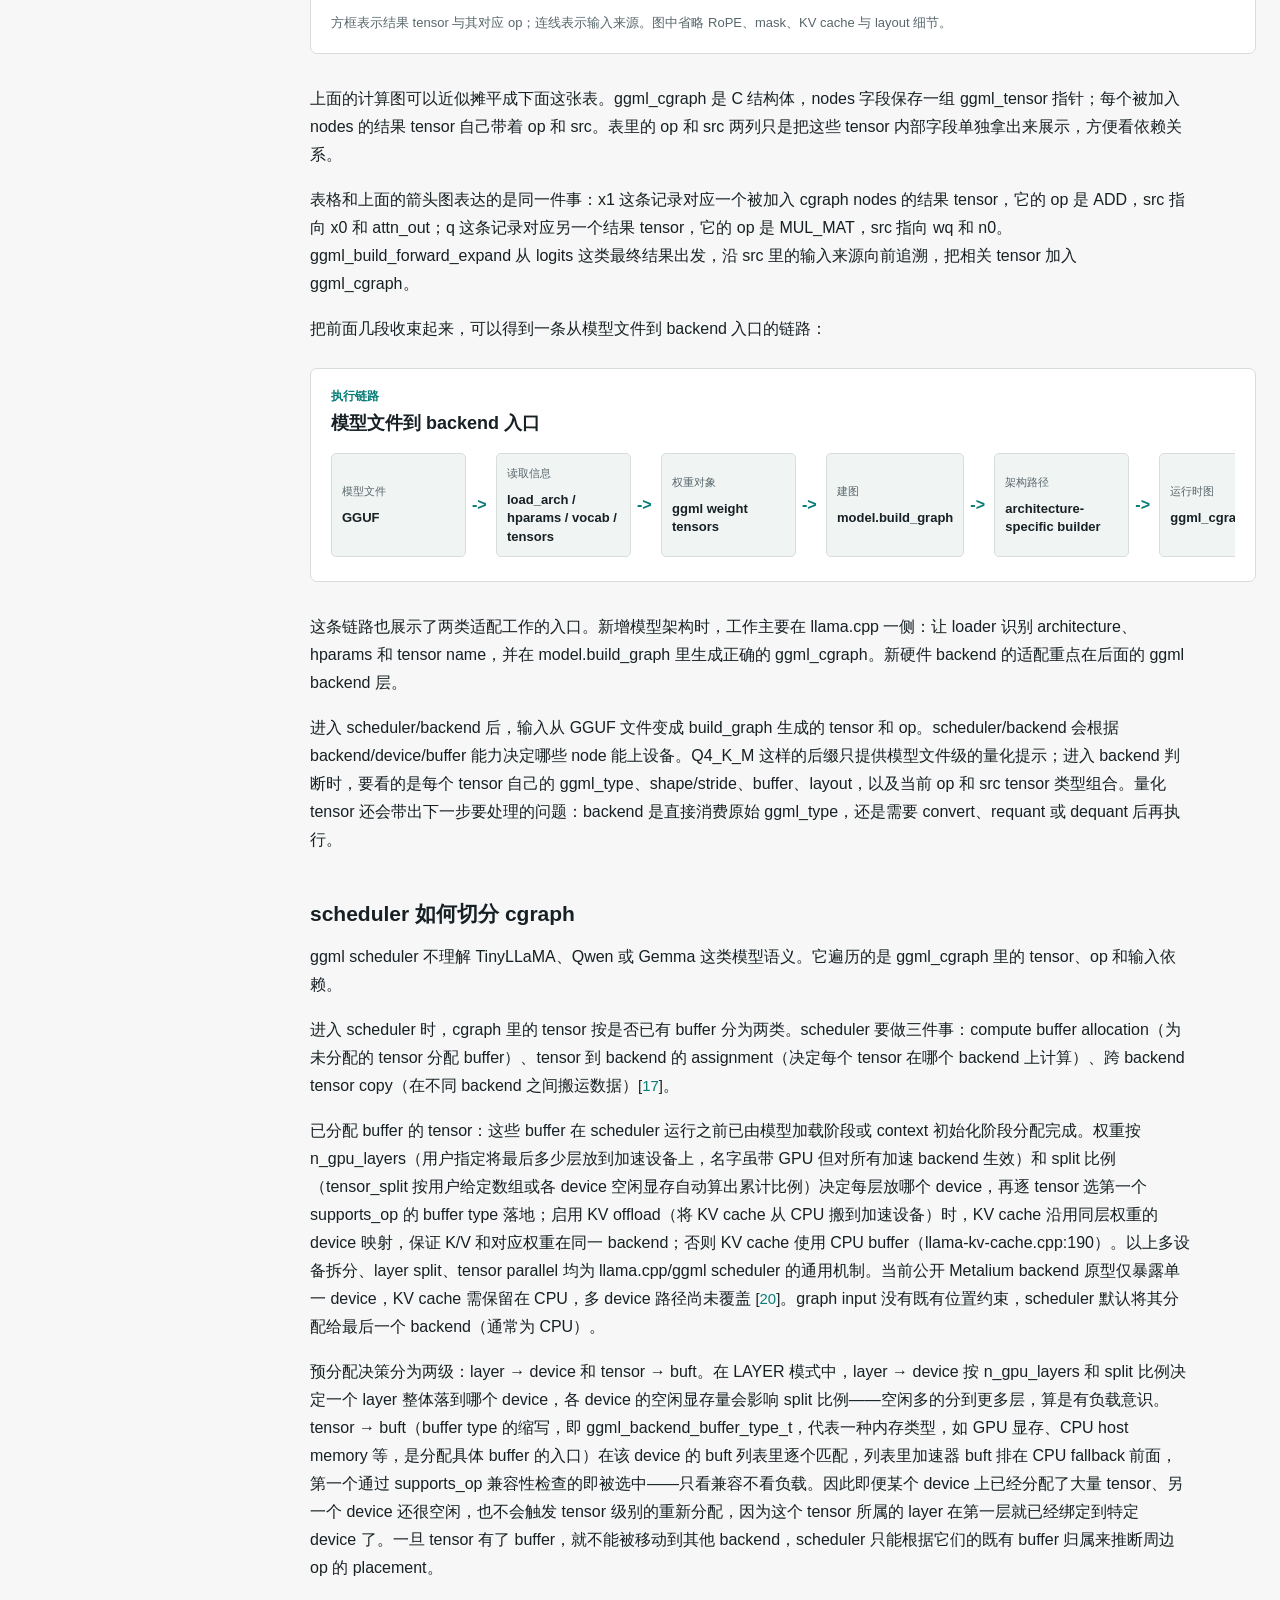
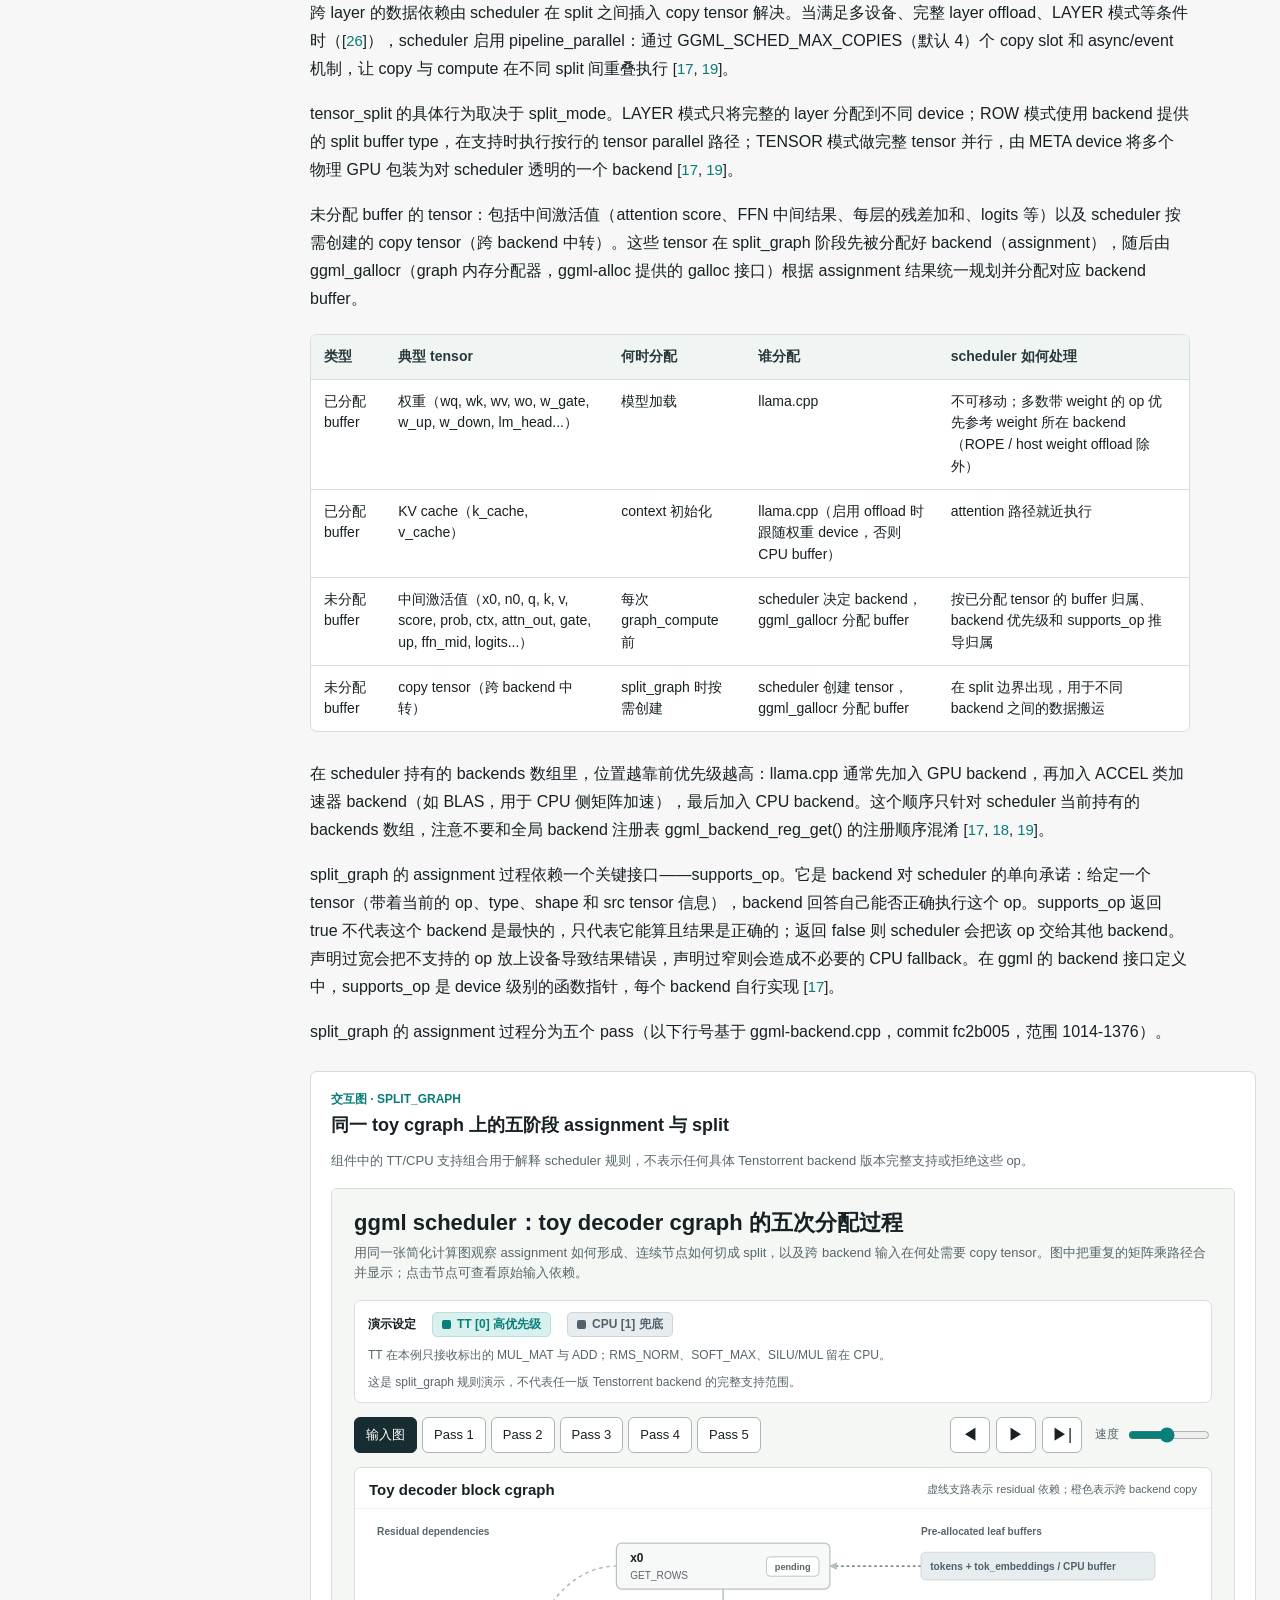
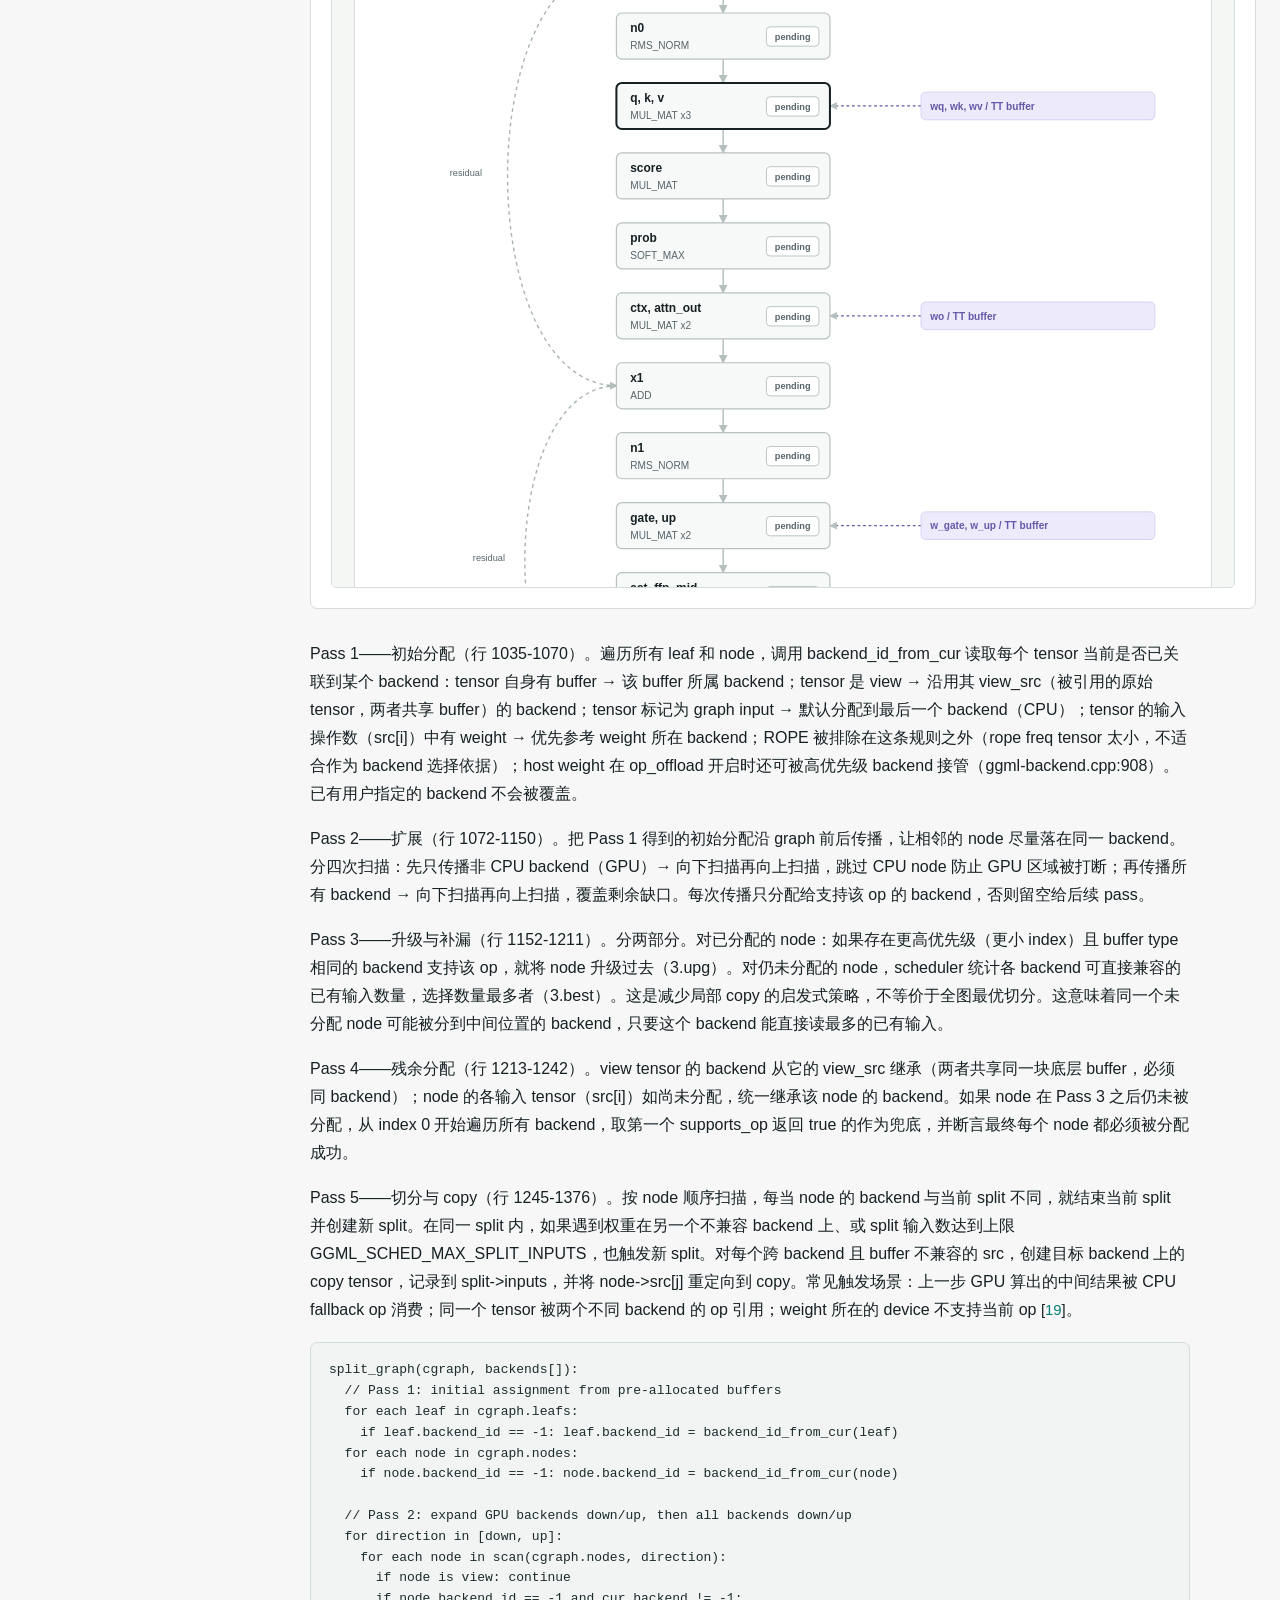
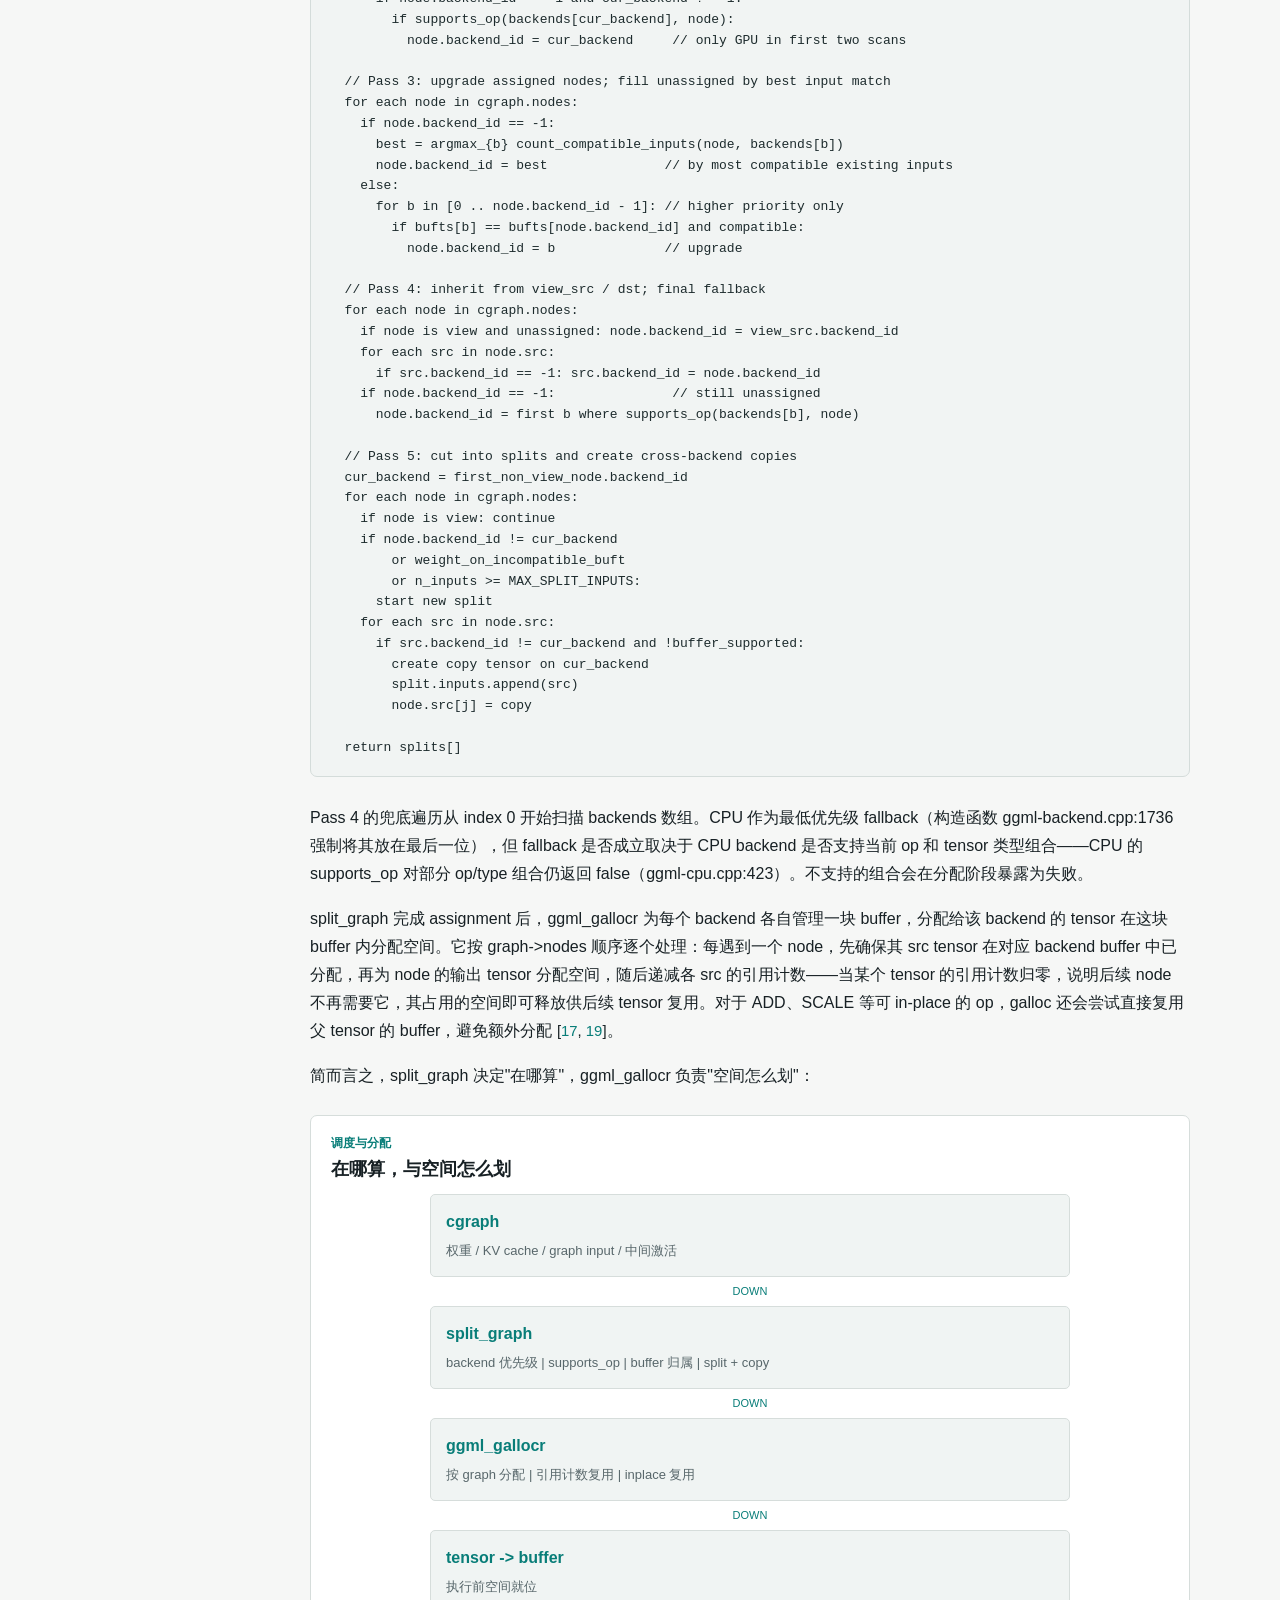
<file: posts/ggml-llamacpp-tenstorrent/tenstorrent-ggml-scheduler-integrated-report.html>
<!doctype html>
<html lang="zh-CN">
<head>
  <meta charset="utf-8">
  <meta name="viewport" content="width=device-width, initial-scale=1">
  <title>从模型到芯片执行：以 Tenstorrent 适配 llama.cpp/ggml 为例</title>
  <style>
    :root {
      --bg: #f6f7f6;
      --surface: #ffffff;
      --surface-alt: #f0f4f3;
      --ink: #172024;
      --muted: #58676b;
      --line: #d6dddb;
      --line-strong: #adb9b6;
      --teal: #087d78;
      --teal-soft: #dcefeb;
      --amber: #a96316;
      --amber-soft: #fff0da;
      --purple: #5d57a5;
      --purple-soft: #eceafb;
      --radius: 7px;
      --reading: 880px;
      --wide: 1140px;
      font-family: "Segoe UI", "Microsoft YaHei", Arial, sans-serif;
      letter-spacing: 0;
    }
    * { box-sizing: border-box; }
    html { scroll-behavior: smooth; }
    body { margin: 0; color: var(--ink); background: var(--bg); font-size: 16px; line-height: 1.75; overflow-x: hidden; }
    a { color: var(--teal); text-decoration: none; }
    a:hover { text-decoration: underline; }
    .shell { width: 100%; max-width: 1370px; margin: 0 auto; display: grid; grid-template-columns: 244px minmax(0, 1fr); gap: 38px; padding: 30px 28px 64px; }
    .toc { position: sticky; top: 26px; height: calc(100vh - 52px); overflow: auto; padding: 18px 16px; border: 1px solid var(--line); border-radius: var(--radius); background: var(--surface); }
    .toc-title { display: block; margin-bottom: 12px; color: var(--muted); font-size: 12px; font-weight: 700; text-transform: uppercase; }
    .toc-link { display: block; margin: 0 -8px; padding: 6px 8px; border-radius: 5px; color: var(--ink); font-size: 13px; line-height: 1.45; }
    .toc-link:hover { color: var(--teal); background: var(--surface-alt); text-decoration: none; }
    .toc-link.level-3 { padding-left: 19px; color: var(--muted); }
    article { width: 100%; max-width: var(--reading); min-width: 0; padding-bottom: 40px; overflow-wrap: break-word; }
    h1 { margin: 4px 0 20px; font-size: clamp(29px, 3vw, 38px); line-height: 1.25; font-weight: 700; }
    h2 { margin: 66px 0 19px; padding-top: 5px; font-size: 27px; line-height: 1.35; }
    h3 { margin: 45px 0 15px; font-size: 21px; line-height: 1.4; }
    h4 { margin: 3px 0 12px; font-size: 18px; line-height: 1.4; }
    .anchor { margin-left: 10px; color: var(--line-strong); font-size: .72em; opacity: 0; }
    h2:hover .anchor, h3:hover .anchor { opacity: 1; }
    p { margin: 0 0 17px; }
    blockquote { margin: 0 0 35px; padding: 16px 19px; border-left: 4px solid var(--teal); border-radius: 0 var(--radius) var(--radius) 0; background: var(--surface); color: #263338; font-size: 17px; }
    hr { border: 0; border-top: 1px solid var(--line); margin: 40px 0; }
    .citation { white-space: nowrap; font-size: .93em; }
    .citation a { color: var(--teal); }
    .media { margin: 24px auto 27px; text-align: center; }
    .media img { display: block; width: min(var(--preferred-width), 100%); max-height: 520px; object-fit: contain; margin: 0 auto; border: 1px solid var(--line); }
    figcaption { margin: 11px auto 0; max-width: 700px; color: var(--muted); font-size: 13px; line-height: 1.6; text-align: left; }
    .table-wrap { margin: 21px 0 28px; overflow-x: auto; border: 1px solid var(--line); border-radius: var(--radius); background: var(--surface); }
    table { width: 100%; border-collapse: collapse; min-width: 650px; font-size: 14px; line-height: 1.55; }
    th { text-align: left; color: #29383b; background: var(--surface-alt); font-weight: 650; }
    th, td { padding: 11px 13px; border-bottom: 1px solid var(--line); vertical-align: top; }
    tbody tr:last-child td { border-bottom: 0; }
    .code-block { margin: 18px 0 27px; overflow-x: auto; padding: 17px 18px; border: 1px solid #d4dcda; border-radius: var(--radius); background: #f1f4f3; color: #1d2b2d; font: 13px/1.6 Consolas, "Cascadia Mono", monospace; }
    .visual { max-width: 100%; margin: 25px 0 31px; padding: 20px; border: 1px solid var(--line); border-radius: var(--radius); background: var(--surface); overflow: hidden; }
    .wide { width: min(var(--wide), calc(100vw - 334px)); max-width: none; }
    .visual-label { color: var(--teal); font-size: 12px; line-height: 1.2; font-weight: 700; text-transform: uppercase; margin-bottom: 7px; }
    .visual-head { display: flex; flex-wrap: wrap; justify-content: space-between; align-items: end; gap: 15px; margin-bottom: 14px; }
    .tabs { display: flex; flex-wrap: wrap; gap: 5px; }
    .tabs button { padding: 7px 11px; border: 1px solid var(--line); border-radius: 5px; background: #fff; color: var(--muted); cursor: pointer; font-size: 13px; }
    .tabs button.active { border-color: var(--teal); background: var(--teal-soft); color: var(--teal); font-weight: 600; }
    .tab-panel { display: none; }
    .tab-panel.active { display: block; }
    .route-panel img { display: block; width: min(620px, 100%); max-height: 410px; object-fit: contain; margin: 3px auto 14px; }
    .route-panel figcaption { max-width: 760px; text-align: center; }
    .binary-grid { display: grid; grid-template-columns: minmax(280px, 1fr) 260px; gap: 18px; align-items: center; }
    .binary-stack { display: grid; gap: 6px; }
    .binary-block { text-align: left; width: 100%; display: grid; gap: 3px; padding: 12px 14px; border: 1px solid var(--line); border-radius: 5px; background: var(--surface-alt); cursor: pointer; }
    .binary-block strong { font-size: 14px; color: var(--ink); }
    .binary-block span { color: var(--muted); font: 12px/1.5 Consolas, monospace; }
    .binary-block.active { border-color: var(--teal); background: var(--teal-soft); }
    .binary-callout { min-height: 148px; padding: 14px; border: 1px dashed var(--line-strong); border-radius: 5px; color: var(--muted); font-size: 14px; }
    .callout-title { display: block; margin-bottom: 8px; color: var(--teal); font-size: 12px; font-weight: 700; }
    .binary-callout p { margin-bottom: 18px; }
    .offset-arrow { padding: 9px; background: var(--amber-soft); color: var(--amber); font: 12px/1.45 Consolas, monospace; }
    .cgraph-svg { width: 100%; height: auto; display: block; margin: 0 auto; }
    .cgraph-svg .flow-lines path { fill: none; stroke: #b2bdbb; stroke-width: 2; marker-end: url(#flow-arrow); }
    .cgraph-svg marker path { fill: #b2bdbb; }
    .cgraph-svg .node rect { fill: #f3f6f5; stroke: #aeb9b6; rx: 5; }
    .cgraph-svg .node.accent rect { fill: var(--teal-soft); stroke: var(--teal); }
    .cgraph-svg .node.source rect { fill: var(--purple-soft); stroke: var(--purple); }
    .cgraph-svg .node.weight rect { fill: #eef5f4; stroke: #7b9692; }
    .cgraph-svg .node.weight text { font-size: 13px; fill: #38514e; }
    .cgraph-svg .node.final rect { fill: var(--amber-soft); stroke: var(--amber); }
    .cgraph-svg .node text { text-anchor: middle; font-size: 15px; fill: var(--ink); font-weight: 600; }
    .cgraph-svg .node .op { fill: var(--muted); font-size: 12px; font-weight: 500; }
    .cgraph-svg .weight-labels text { fill: var(--teal); font-size: 12px; }
    .diagram-note { color: var(--muted); font-size: 13px; line-height: 1.6; margin: 12px 0 0; }
    .compact-table table { min-width: 500px; }
    .pipeline-track { display: flex; align-items: stretch; gap: 6px; overflow-x: auto; padding: 5px 0 4px; }
    .pipe-step { flex: 0 0 135px; display: grid; gap: 8px; align-content: center; min-height: 83px; padding: 10px; border: 1px solid var(--line); background: var(--surface-alt); border-radius: 5px; }
    .pipe-step span { color: var(--muted); font-size: 11px; }
    .pipe-step strong { font-size: 13px; line-height: 1.4; }
    .pipe-arrow { flex: 0 0 18px; display: grid; align-items: center; color: var(--teal); font-weight: bold; }
    .scheduler-frame iframe { display: block; width: 100%; height: 1000px; margin-top: 17px; border: 1px solid var(--line); border-radius: 5px; background: #f5f7f5; }
    .allocation-track { max-width: 640px; margin: 12px auto 0; display: grid; justify-items: stretch; }
    .allocation-step { padding: 13px 15px; border: 1px solid var(--line); border-radius: 5px; background: var(--surface-alt); display: grid; gap: 4px; }
    .allocation-step strong { color: var(--teal); }
    .allocation-step span { color: var(--muted); font-size: 13px; }
    .vertical-arrow { height: 29px; color: var(--teal); text-align: center; font-size: 11px; line-height: 29px; text-transform: uppercase; }
    .verification-list { margin: 21px 0 27px; display: grid; gap: 7px; }
    .verification-list div { display: flex; gap: 13px; padding: 11px 13px; border: 1px solid var(--line); border-radius: 5px; background: var(--surface); }
    .verification-list span { color: var(--teal); font-weight: 700; font-variant-numeric: tabular-nums; }
    .references { margin: 12px 0; padding-left: 29px; font-size: 14px; line-height: 1.65; }
    .references li { padding: 4px 0 4px 5px; }
    @media (max-width: 1060px) {
      .shell { display: block; max-width: 930px; padding: 18px 18px 50px; }
      .toc { position: static; height: auto; margin-bottom: 34px; display: block; }
      .toc-title { width: auto; }
      .toc-link.level-3 { padding-left: 19px; }
      article { max-width: none; }
      .wide { width: 100%; }
    }
    @media (max-width: 680px) {
      body { font-size: 15px; }
      h1 { font-size: 27px; overflow-wrap: anywhere; }
      h2 { font-size: 23px; margin-top: 50px; }
      .visual { padding: 14px; }
      .binary-grid { grid-template-columns: 1fr; }
      .scheduler-frame iframe { height: 880px; }
      .media img { max-height: 360px; }
    }
  </style>
</head>
<body>
  <div class="shell">
    <nav class="toc" aria-label="目录">
      <span class="toc-title">目录</span>
      <a class="toc-link level-2" href="#推理路径与软件栈入口">推理路径与软件栈入口</a><a class="toc-link level-3" href="#模型到算子的执行路径">模型到算子的执行路径</a><a class="toc-link level-3" href="#tenstorrent-软件栈">Tenstorrent 软件栈</a><a class="toc-link level-2" href="#llama.cpp-ggml-与-backend-边界">llama.cpp、ggml 与 backend 边界</a><a class="toc-link level-2" href="#权重与量化-进入运行时前的信息">权重与量化：进入运行时前的信息</a><a class="toc-link level-2" href="#从-cgraph-到-backend-执行">从 cgraph 到 backend 执行</a><a class="toc-link level-3" href="#从-gguf-到-ggml_cgraph">从 GGUF 到 ggml_cgraph</a><a class="toc-link level-3" href="#scheduler-如何切分-cgraph">scheduler 如何切分 cgraph</a><a class="toc-link level-3" href="#tenstorrent-backend-如何执行-split">Tenstorrent backend 如何执行 split</a><a class="toc-link level-2" href="#tenstorrent-wormhole-硬件约束">Tenstorrent/Wormhole 硬件约束</a><a class="toc-link level-2" href="#术语表">术语表</a><a class="toc-link level-2" href="#参考文献">参考文献</a>
    </nav>
    <article>
      <h1 id="从模型到芯片执行-以-tenstorrent-适配-llama.cpp-ggml-为例">从模型到芯片执行：以 Tenstorrent 适配 llama.cpp/ggml 为例</h1>
<blockquote>Tenstorrent 接入 llama.cpp/ggml 推理栈时，一个 LLM 会从模型文件加载到运行时 ggml_cgraph，再由 scheduler 切分并交给硬件 backend 执行。重点放在三个边界：模型文件如何提供 tensor metadata 和量化格式；ggml scheduler 如何按 backend 能力、buffer 归属和 copy 需求切图；Tenstorrent backend 如何处理 layout、buffer、数据搬运和算子调用，并通过 TT-NN 或 Metalium 落到芯片执行。</blockquote>
<h2 id="推理路径与软件栈入口">推理路径与软件栈入口<a class="anchor" href="#推理路径与软件栈入口" aria-label="链接到本节">#</a></h2>
<h3 id="模型到算子的执行路径">模型到算子的执行路径<a class="anchor" href="#模型到算子的执行路径" aria-label="链接到本节">#</a></h3>
<p>一次 LLM 推理可以先拆成两类对象：模型文件里保存的权重参数，以及运行时根据模型结构和请求组织出来的推理计算图。</p>
<p>以 decoder-only Transformer 为例，推理计算图由多个 Transformer Block 串联构成。每个 block 内部包含 Attention、MLP/FFN、Norm 和残差连接。Self-Attention 处理序列内依赖，KV cache 围绕其中的 Key/Value tensor 读写展开；MLP/FFN 是通道混合与非线性变换路径，主要由 projection 和激活函数组成。进入 llama.cpp/ggml 后，这些模块会展开成 ggml op，并由 backend kernel 执行 <span class="citation">[<a href="#ref-1">1</a>]</span>。</p>
<figure class="media"><img src="pics/transformer_arch.jpg" alt="Transformer block architecture with attention and feed-forward sublayers" style="--preferred-width:460px"><figcaption>图：Transformer Block 结构示意。Attention、FFN/MLP、Norm 和残差连接共同构成每层 block；在 llama.cpp/ggml 中，这些模块会进一步展开为 ggml_cgraph 中的具体 ggml op，并由后端 kernel 执行。</figcaption></figure>
<p>执行层面，Transformer Block 不会直接作为一个整体交给芯片。推理系统会把它们分解为 GEMM/GEMV、RMSNorm、Softmax、SiLU、element-wise 等基础算子，或者交给 backend 做进一步融合。小型模型可以把全部 weights 放在一张卡上，graph 顺序跑完即可。大模型面临的问题是参数量和计算量同时超出单卡能力：weights 需要按 layer 切到多卡或留一部分在 CPU，KV cache 跨 device 持久化，runtime 计算图中同一个 op 在不同 dtype、shape、layout 条件下不同 backend 的计算效率不同。先假设芯片软件栈已经具备基本算子库和 runtime：算子库提供高性能 kernel，runtime 负责设备内存、数据拷贝、kernel 启动、同步和执行队列管理。大模型推理要做的是把权重、KV cache 和运行时计算图组织成一串可执行的设备调用，并让内存管理、缓存管理和调度策略配合起来。</p>
<h3 id="tenstorrent-软件栈">Tenstorrent 软件栈<a class="anchor" href="#tenstorrent-软件栈" aria-label="链接到本节">#</a></h3>
<p>以大模型接入 Tenstorrent 为例，其软件栈同时提供多个入口。PyTorch、ONNX、JAX、vLLM、llama.cpp/ggml 都可能成为接入路径；它们经过的编译、调度或手工适配等不同流程，最终仍要落到 TT-NN、TT-Metalium 和 TT-LLK 提供的算子库、runtime 与低层 kernel 能力上 <span class="citation">[<a href="#ref-2">2</a>, <a href="#ref-3">3</a>]</span>。</p>
<figure class="media"><img src="pics/ttSDK_overview_small.png" alt="Tenstorrent 软件栈：多入口统一到底层硬件栈" style="--preferred-width:560px"></figure>
<p>根据图中的层级关系，Tenstorrent 软件栈可以概括为四类入口：</p>

<section class="visual wide tab-component route-component" data-tab-component>
  <div class="visual-head">
    <div>
      <div class="visual-label">交互图</div>
      <h4>同一底层栈上的不同接入路径</h4>
    </div>
    <div class="tabs" role="tablist"><button type="button" role="tab" class="active" data-target="route-compiler" aria-selected="true">Compiler-first</button><button type="button" role="tab" class="" data-target="route-pytorch" aria-selected="false">PyTorch backend</button><button type="button" role="tab" class="" data-target="route-vllm" aria-selected="false">vLLM runtime</button><button type="button" role="tab" class="" data-target="route-ggml" aria-selected="false">llama.cpp / ggml</button><button type="button" role="tab" class="" data-target="route-manual" aria-selected="false">Hand-optimized</button></div>
  </div>
  
  <figure class="route-panel tab-panel active" id="route-compiler">
    <img src="pics/ttSDK_path_compiler_first.png" alt="通用模型图编译入口">
    <figcaption><strong>通用模型图编译入口</strong> PyTorch、ONNX 或 JAX 模型经前端与 TT-MLIR lowering 进入 Tenstorrent 执行栈。</figcaption>
  </figure>
  <figure class="route-panel tab-panel " id="route-pytorch">
    <img src="pics/ttSDK_path_pytorch_backend.png" alt="PyTorch 原生 backend 入口">
    <figcaption><strong>PyTorch 原生 backend 入口</strong> PyTorch 2.0 backend 捕获并分发图，后续落到 TT-MLIR 或 TT-NN。</figcaption>
  </figure>
  <figure class="route-panel tab-panel " id="route-vllm">
    <img src="pics/ttSDK_path_runtime_vllm.png" alt="服务型推理 runtime 入口">
    <figcaption><strong>服务型推理 runtime 入口</strong> vLLM 或推理服务负责请求调度与 KV cache，设备计算由 Tenstorrent 栈承接。</figcaption>
  </figure>
  <figure class="route-panel tab-panel " id="route-ggml">
    <img src="pics/ttSDK_path_ggml_llamacpp.png" alt="本地量化推理 backend 入口">
    <figcaption><strong>本地量化推理 backend 入口</strong> llama.cpp/ggml 保留模型加载、量化和 scheduler 逻辑，Tenstorrent 实现新的硬件 backend。</figcaption>
  </figure>
  <figure class="route-panel tab-panel " id="route-manual">
    <img src="pics/ttSDK_path_hand_optimized.png" alt="手工优化入口">
    <figcaption><strong>手工优化入口</strong> 固定模型或关键 kernel 可直接组织 TT-NN、TT-Metalium 与 TT-LLK 调用。</figcaption>
  </figure>
</section>
<p>入口差别主要体现在抽象层级。越靠近 TT-NN、TT-Metalium、TT-LLK，工程控制力越强，模型覆盖面越窄；越靠近 PyTorch、ONNX、JAX 等上游生态入口，生态兼容性越好，也越依赖编译器完成图捕获、lowering、layout 合法化和 kernel selection。资源有限时，先从推理框架 backend 或手工路径打通真实模型，再补齐通用编译入口，工程风险更可控。</p>
<p>四类入口还可以收束为两组：前两类以编译器为主入口，负责把上游模型图转换、优化并 lowering 到 Tenstorrent 执行栈；后两类从已有推理框架或手工优化执行路径接入。vLLM 这类 serving runtime 负责请求调度、KV cache 和 PagedAttention 等推理运行时问题；llama.cpp/ggml 负责本地模型加载、量化权重和多 backend 执行路径；manual route 进一步减少框架抽象，由工程师直接组织算子调用和低层 kernel，适合少数固定模型或关键路径的定向优化 <span class="citation">[<a href="#ref-3">3</a>, <a href="#ref-4">4</a>]</span>。</p>
<p>不同路径的&quot;接入&quot;在工程上对应不同的接口实现。编译器路线通过 PyTorch 2.0 的 torch.compile 自定义 backend 机制（torch.compile(..., backend=...) 或 torch.compiler.register_backend）注册一个后端，负责将 FX（PyTorch 的图捕获与 IR 变换工具链）GraphModule 映射到 TT-MLIR 的 lowering 规则或 TT-NN 的算子调用，再对接设备内存分配器和 runtime。框架 backend 路线需要按框架约定的接口逐层实现——以 ggml 为例，ggml_backend_reg 负责注册和设备枚举，ggml_backend_dev 负责 buffer type、supports_op 和 backend 初始化，ggml_backend 负责 graph_compute、tensor 异步读写和同步，ggml_backend_buffer_type 负责 buffer 的分配/释放/对齐（ggml-backend-impl.h）。手工路线跳过了这些分层抽象，直接调用 TT-NN 的设备管理 API（open_device、close_device）和算子 API 构建计算序列，自行管理设备内存和同步。三条路径的核心工作都是把模型的计算表达映射到设备可执行的指令序列，区别在谁来做图切分和内存管理——编译器、框架 scheduler、还是工程师。</p>
<p>选择 llama.cpp/ggml → Tenstorrent backend 作为分析对象，是因为它处在两端之间：前端侧暂时绕开 PyTorch/ONNX/JAX 捕获、IR lowering 和通用图优化；执行侧又保留真实 LLM 推理框架里的模型加载、KV cache、调度和多 backend 执行路径。llama.cpp/ggml 已经提供 LLM 推理流程、ggml_cgraph 构建、backend scheduler 和多 backend 执行框架；Tenstorrent 适配需要处理 tensor 数据放置、backend 切分、跨 backend copy、ggml op 支持判断和实际执行调用 <span class="citation">[<a href="#ref-5">5</a>, <a href="#ref-6">6</a>]</span>。</p>
<p>下面沿着这条路径展开：先明确 llama.cpp、ggml 和 Tenstorrent backend 的分工，再讨论 scheduler 切分后的 split 子图交给 Tenstorrent 执行时需要处理的问题。</p>
<h2 id="llama.cpp-ggml-与-backend-边界">llama.cpp、ggml 与 backend 边界<a class="anchor" href="#llama.cpp-ggml-与-backend-边界" aria-label="链接到本节">#</a></h2>
<p>ggml 对自己的定位很简洁：它是一个 “Tensor library for machine learning”。ggml 核心提供 tensor 表示、op 抽象和 cgraph 构建能力；在此基础上，ggml 提供 buffer 抽象、backend 接口和 scheduler。完整的 LLM 本地推理流程由 llama.cpp 组织，底层依赖 ggml 提供的这些能力 <span class="citation">[<a href="#ref-5">5</a>, <a href="#ref-6">6</a>]</span>。</p>
<p>llama.cpp 是建立在 ggml 之上的重要真实工作负载 <span class="citation">[<a href="#ref-5">5</a>, <a href="#ref-6">6</a>]</span>。</p>
<p>执行链可以拆成三段：llama.cpp 组织 LLM 推理流程并构建 ggml_cgraph；ggml scheduler 以预分配 tensor 的 buffer 位置为起点，结合 backend 能力和优先级逐步扩展到整个计算图，切分后分配给不同 backend；Tenstorrent backend 承接被分配到自己的部分，处理 layout、buffer、数据搬运和算子调用，并通过 TT-NN 或 Metalium 落到芯片执行 <span class="citation">[<a href="#ref-2">2</a>, <a href="#ref-5">5</a>, <a href="#ref-6">6</a>]</span>。</p>
<p>三个对象的分工如下：</p>
<div class="table-wrap"><table><thead><tr><th>组件</th><th>所在环节</th><th>主要职责</th></tr></thead><tbody><tr><td>llama.cpp</td><td>LLM 推理流程层</td><td>加载 GGUF 模型文件，处理 tokenizer / prompt，组织 prefill / decode，维护 KV cache，执行 sampling，并在推理过程中借助 ggml 构建 ggml_cgraph</td></tr><tr><td>ggml</td><td>张量计算与 backend 调度层</td><td>核心提供 tensor、op 抽象和 cgraph 构建；backend 在此基础上提供 buffer、backend 接口和 scheduler——以预分配 tensor 的 buffer 位置为起点，按 supports_op 和 backend 优先级逐步扩展 assignment，切分 cgraph 并插入跨 backend copy</td></tr><tr><td>Tenstorrent ggml backend</td><td>Tenstorrent 在 ggml backend 接口下的硬件适配层</td><td>承接被 ggml scheduler 分配过来的 op 或 subgraph，处理 device buffer、layout 转换、跨 backend 数据搬运，并把相关计算转成 TT-NN 或 Metalium 调用，最终落到芯片执行</td></tr></tbody></table></div>
<p>Tenstorrent 适配的重点在 ggml 到 backend 的边界：scheduler 如何把 graph 中的 node 分配给新 backend，Tenstorrent backend 如何执行被分配的 op/subgraph，并落到自己的软件栈和硬件执行模型。llama.cpp 到 ggml 的模型加载和图构建虽然属于既有路径，但 backend 后续接触到的 tensor metadata、dtype 和量化格式来自模型文件。所以进入 backend 适配之前，先顺着模型加载入口看权重文件格式和量化表示。</p>
<h2 id="权重与量化-进入运行时前的信息">权重与量化：进入运行时前的信息<a class="anchor" href="#权重与量化-进入运行时前的信息" aria-label="链接到本节">#</a></h2>
<p>权重文件格式的差异，来自训练、分发、推理三个阶段的目标差异。训练阶段需要保存模型参数和 optimizer、epoch 等状态；分发阶段更关心权重文件是否安全、可检查、少依赖 Python 对象；推理阶段需要 runtime 直接读到 tensor 名称、shape、dtype、offset、量化格式和模型 metadata。三个阶段对应三种代表性的权重载体：PyTorch checkpoint、safetensors 和 GGUF。</p>
<p>先看训练阶段的 PyTorch。模型参数通过 model.state_dict() 取出，它是一组“名称 → tensor”的字典，把每一层的 weight、bias 等参数按名字组织起来。PyTorch 保存/加载教程给出的例子是一个简单 CNN，打印 model.state_dict() 时会看到类似结构 <span class="citation">[<a href="#ref-7">7</a>]</span>：</p>
<pre class="code-block"><code>Model state_dict:
conv1.weight    torch.Size([6, 3, 5, 5])
conv1.bias      torch.Size([6])
fc1.weight      torch.Size([120, 400])
fc3.bias        torch.Size([10])</code></pre>
<p>如果是一个极简的 decoder-only Transformer，打印 model.state_dict() 时，结构会接近下面这种形式：</p>
<pre class="code-block"><code>ToyLLM state_dict:
model.embed_tokens.weight              torch.Size([32000, 512])

model.layers.0.input_layernorm.weight  torch.Size([512])

model.layers.0.self_attn.q_proj.weight torch.Size([512, 512])
model.layers.0.self_attn.k_proj.weight torch.Size([512, 512])
model.layers.0.self_attn.v_proj.weight torch.Size([512, 512])
model.layers.0.self_attn.o_proj.weight torch.Size([512, 512])

model.layers.0.post_attention_layernorm.weight torch.Size([512])

model.layers.0.mlp.gate_proj.weight    torch.Size([2048, 512])
model.layers.0.mlp.up_proj.weight      torch.Size([2048, 512])
model.layers.0.mlp.down_proj.weight    torch.Size([512, 2048])

model.norm.weight                      torch.Size([512])
lm_head.weight                         torch.Size([32000, 512])</code></pre>
<p>PyTorch 保存文件的后缀并不决定内容语义。.pt/.pth 是 PyTorch 生态里常见的保存文件后缀，模型分发中也会看到 .bin。保存动作来自 torch.save：它可以保存 model.state_dict，也可以保存更完整的 checkpoint，把模型参数和训练状态放在一起。这个机制在训练恢复时很方便，因为 optimizer、epoch 等对象可以一起写进文件 <span class="citation">[<a href="#ref-7">7</a>]</span>。</p>
<pre class="code-block"><code>{
    &quot;epoch&quot;: epoch,
    &quot;model_state_dict&quot;: model.state_dict(),
    &quot;optimizer_state_dict&quot;: optimizer.state_dict(),
    &quot;loss&quot;: loss,
}</code></pre>
<p>模型进入分发阶段后，接收方主要加载权重 tensor，不需要恢复训练现场。checkpoint 里保存 optimizer、epoch、loss 的灵活性，在分发阶段反而变成额外负担；torch.save 默认依赖 Python pickle，torch.load 会通过 pickle 的 unpickling 机制反序列化文件，文件来源不可信时会带来安全风险。模型分发更适合使用范围更窄、更规整的 tensor-only 权重格式 <span class="citation">[<a href="#ref-7">7</a>, <a href="#ref-8">8</a>]</span>。</p>
<p>safetensors 对应这种分发需求。它的设计目标更窄：用简单的 tensor 存储格式保存权重，相比 pickle 路径更安全，同时保持快速、zero-copy 的读取能力。它不恢复任意 Python 对象，只保存 tensor 名称、dtype、shape、data offset、原始 tensor bytes 和少量 metadata。这样既延续了 state_dict 的“名称 → tensor”关系，也让加载端可以先解析 metadata，再按需读取对应 tensor <span class="citation">[<a href="#ref-9">9</a>]</span>。</p>

<figure class="visual binary-component" data-binary>
  <div class="visual-label">结构图 · safetensors</div>
  <h4>model.safetensors 的文件布局</h4>
  <div class="binary-grid">
    <div class="binary-stack" role="list">
      <button type="button" class="binary-block active" data-description="指出后续 JSON header 的字节长度。">
        <strong>Header length</strong><span>8-byte little-endian integer</span>
      </button><button type="button" class="binary-block " data-description="保存名称、dtype、shape 与 data_offsets。">
        <strong>JSON header</strong><span>metadata + tensor descriptions</span>
      </button><button type="button" class="binary-block " data-description="data_offsets 指向这段连续数据区。">
        <strong>Tensor data bytes</strong><span>[tensor_0][tensor_1][tensor_2] ...</span>
      </button>
    </div>
    <div class="binary-callout">
      <span class="callout-title">选中字段</span>
      <p>指出后续 JSON header 的字节长度。</p>
      <div class="offset-arrow">data_offsets -> tensor data bytes</div>
    </div>
  </div>
</figure>
<p>safetensors 解决的是权重 tensor 的安全、规整读取；模型配置、tokenizer、generation config 仍由其他文件补充。Hugging Face 生态里的模型目录常见结构如下 <span class="citation">[<a href="#ref-9">9</a>]</span>：</p>
<pre class="code-block"><code>config.json
tokenizer.json
tokenizer.model
generation_config.json
model-00001-of-000xx.safetensors
model-00002-of-000xx.safetensors
model.safetensors.index.json</code></pre>
<p>safetensors 文件保存权重分片，model.safetensors.index.json 描述分片索引；config 和 tokenizer 相关文件补齐模型结构、tokenizer 和生成配置。</p>
<p>到了 llama.cpp/ggml 的本地推理路径，目标又变了：轻量 C/C++ runtime 需要脱离完整的 Hugging Face/Python 加载链路，直接读模型文件。llama.cpp README 开头写的是 LLM inference in C/C++，feature 列表里也写着 plain C/C++ implementation without dependencies。在 Hugging Face Hub 上，GGUF 已经作为面向 ggml 和其他执行器的二进制格式被支持，适合模型快速加载和保存；Hub 也围绕 GGUF 提供 tag 浏览、metadata/tensor viewer 和远程解析工具 <span class="citation">[<a href="#ref-5">5</a>, <a href="#ref-10">10</a>]</span>。</p>
<p>GGUF 把 ggml 加载模型所需的信息集中到一个文件：真实 tensor 数据、模型 metadata、tokenizer 信息、tensor directory 和文件级 alignment。tensor directory 逐个记录 tensor name、shape、data offset 和 ggml_type；ggml_type 记录这段权重应该按 F16、Q8、Q4/Q5 等哪种 ggml 存储格式解释 <span class="citation">[<a href="#ref-10">10</a>, <a href="#ref-11">11</a>]</span>。</p>
<p>ggml_type 是 GGUF 相比普通 tensor 权重容器更值得关注的字段。普通 dtype 描述单个元素的数值格式，例如 F16、BF16、F32；ggml_type 描述 ggml tensor 的实际存储格式，既可以是普通浮点格式，也可以是 Q4_K、Q5_K、Q6_K 这类量化格式。只记录普通 dtype 不足以描述量化 tensor 的真实布局：backend 还需要知道每个 tensor 的 block size、row size、数据解释方式，以及是否需要 dequant 或专门 kernel <span class="citation">[<a href="#ref-11">11</a>, <a href="#ref-12">12</a>]</span>。</p>
<p>量化策略不能只看全局 bit 数——即整个模型的平均量化位宽，例如&quot;这是一个 4-bit 模型&quot;。全局 bit 数掩盖了 tensor 之间的差异：embedding、输出层、attention/MLP 权重、不同层位置的权重对量化误差的敏感度不同，压到同样 bit 数后对模型质量的影响可能不同。ggml 的 Q4_K、Q5_K、Q6_K 属于 K-quants 这组 super-block/blockwise 量化格式；代码里 QK_K 注释为 super-block size，当前定义为 256。blockwise 量化会把一组权重切成固定 block，在 block 内保存 low-bit code，并保存 scale、min 或类似校正信息，用来近似还原原来的权重值 <span class="citation">[<a href="#ref-10">10</a>, <a href="#ref-13">13</a>]</span>。</p>
<p>以 Q4_K_M 为例。llama.cpp 的量化 README 直接用它演示从 F16 GGUF 生成 4-bit GGUF；loader 里会把它显示成 Q4_K - Medium。Q4 表示主体量化等级是 4-bit，K 表示 K-quants，M 表示 Medium 档位。Q4_K_M 是模型文件级的量化 preset，不等于文件里每个 tensor 都是同一种类型：多数权重以 Q4_K 为主，部分敏感 tensor 可以使用 Q5_K、Q6_K 等格式；最终仍由每个 tensor 的 ggml_type 记录实际存储格式，比如 OpenVINO backend notes 提到，Q4_K_M 模型里可能包含 Q6_K 和 Q5_K tensor <span class="citation">[<a href="#ref-14">14</a>, <a href="#ref-15">15</a>, <a href="#ref-16">16</a>]</span>。</p>

<figure class="visual binary-component" data-binary>
  <div class="visual-label">结构图 · GGUF</div>
  <h4>GGUF 的文件布局</h4>
  <div class="binary-grid">
    <div class="binary-stack" role="list">
      <button type="button" class="binary-block active" data-description="识别文件并给出目录规模。">
        <strong>GGUF header</strong><span>magic = "GGUF" | version | n_tensors | n_kv</span>
      </button><button type="button" class="binary-block " data-description="保存模型级属性与 tokenizer 信息。">
        <strong>KV metadata</strong><span>architecture | tokenizer | model properties</span>
      </button><button type="button" class="binary-block " data-description="逐 tensor 描述实际存储类型和位置。">
        <strong>Tensor directory</strong><span>name | shape | ggml_type | data_offset</span>
      </button><button type="button" class="binary-block " data-description="data_offset 指向按 alignment 放置的数据区。">
        <strong>Aligned tensor blob</strong><span>[tensor_0][pad][tensor_1] ...</span>
      </button>
    </div>
    <div class="binary-callout">
      <span class="callout-title">选中字段</span>
      <p>识别文件并给出目录规模。</p>
      <div class="offset-arrow">data_offset -> aligned tensor blob</div>
    </div>
  </div>
</figure>
<p>上图对应 GGUF specification 里的文件结构：header 记录 GGUF magic、版本、tensor 数量和 KV 数量；metadata table 保存模型级信息；tensor directory 记录每个 tensor 的名称、shape、ggml_type 和 data_offset；最后的数据区保存按 alignment 对齐后的 tensor bytes <span class="citation">[<a href="#ref-11">11</a>]</span>。</p>
<p>几种格式的分工可以收束如下：</p>
<div class="table-wrap"><table><thead><tr><th>格式/容器</th><th>场景</th><th>保存重点</th><th>补充说明</th></tr></thead><tbody><tr><td>PyTorch 保存文件（常见 .pt / .pth / .bin）</td><td>训练恢复、实验调试、PyTorch 生态内保存</td><td>可保存 state_dict，也可保存包含 optimizer、epoch、loss 的 checkpoint</td><td>后缀不定义内容语义；默认路径依赖 pickle，加载不可信文件有反序列化风险</td></tr><tr><td>Safetensors（.safetensors）</td><td>模型权重分发</td><td>tensor 名称、shape、dtype、offset、数据区和 metadata</td><td>tensor-only 权重文件；模型结构、tokenizer、generation config 通常由目录内其他文件补充</td></tr><tr><td>GGUF（.gguf）</td><td>llama.cpp/ggml 本地推理加载</td><td>tensor 数据、tokenizer、模型 metadata、ggml_type、offset、文件级 alignment</td><td>推理模型文件；进入 llama.cpp 前需要由上游格式转换得到</td></tr></tbody></table></div>
<p>三种形式对应三个使用阶段：训练/调试、权重分发、本地推理加载。llama.cpp 的常规入口要求模型先转换成 GGUF，其他格式进入 llama.cpp 前需要走转换路径 <span class="citation">[<a href="#ref-5">5</a>]</span>。</p>
<p>此时 GGUF 仍停留在模型文件层：有哪些 tensor（shape）、按什么 ggml_type 读取、tokenizer 和模型 metadata 放在哪里。它不保存运行时计算图，计算图由 ggml 在运行时创建；backend 边界要从加载后的 tensor 和推理时生成的 ggml_cgraph 开始看 <span class="citation">[<a href="#ref-10">10</a>, <a href="#ref-11">11</a>]</span>。</p>
<h2 id="从-cgraph-到-backend-执行">从 cgraph 到 backend 执行<a class="anchor" href="#从-cgraph-到-backend-执行" aria-label="链接到本节">#</a></h2>
<h3 id="从-gguf-到-ggml_cgraph">从 GGUF 到 ggml_cgraph<a class="anchor" href="#从-gguf-到-ggml_cgraph" aria-label="链接到本节">#</a></h3>
<p>GGUF 加载完成后，llama.cpp 已经拿到了两类信息：一类是模型结构相关信息，包括 architecture、hparams、vocab 等；另一类是权重 tensor。加载路径上，llama.cpp 会依次读取模型结构信息，再通过 load_tensors 把权重读入对应的 ggml tensor <span class="citation">[<a href="#ref-27">27</a>]</span>。在此基础上，llama.cpp 调用 model.build_graph 构造 ggml_cgraph。build_graph 根据模型架构选择对应的 builder，例如 LLaMA、Qwen、Gemma 等不同路径。</p>
<p>ggml 将计算建模为 op(tensor, ..., tensor) → tensor。每次 op 调用以已有 tensor 为操作数，产出一个结果 tensor c，c 的形状和类型由 op 语义决定。c 同时记录了它的计算来源：c.op 是操作枚举（ADD、MUL_MAT、RMS_NORM 等），c.src[i] 是指向第 i 个输入操作数的指针。例如 add(a, b) 返回的 c 满足 c.op = ADD, c.src<span class="citation">[<a href="#ref-0">0</a>]</span> = a, c.src<span class="citation">[<a href="#ref-1">1</a>]</span> = b。ggml 从最终结果（logits）出发，沿 src 指针反向追溯，将所有权重、输入和中间结果按依赖关系收集为 ggml_cgraph <span class="citation">[<a href="#ref-12">12</a>, <a href="#ref-28">28</a>, <a href="#ref-29">29</a>]</span>。</p>
<p>用一个极简 decoder block 为例子解释上面的构建。下面省略 RoPE（Rotary Position Embedding，旋转位置编码）、mask、KV cache、shape 和 layout 细节，只保留 cgraph 里的依赖关系：方框表示结果 tensor 及其对应的 op，箭头表示输入来源。</p>

<section class="visual wide tab-component cgraph-component" data-tab-component>
  <div class="visual-head">
    <div>
      <div class="visual-label">Toy decoder block</div>
      <h4>模型数据流与 ggml 记录方式</h4>
    </div>
    <div class="tabs" role="tablist"><button type="button" role="tab" class="active" data-target="cgraph-flow" aria-selected="true">依赖图</button><button type="button" role="tab" class="" data-target="cgraph-records" aria-selected="false">ggml 记录</button></div>
  </div>
  <div class="tab-panel active graph-panel" id="cgraph-flow">
    <svg class="cgraph-svg" viewBox="0 0 1020 760" role="img" aria-label="Toy decoder block 的 tensor 和 op 依赖图">
      <defs>
        <marker id="flow-arrow" markerWidth="8" markerHeight="8" refX="7" refY="4" orient="auto">
          <path d="M0,0 L8,4 L0,8 Z"></path>
        </marker>
      </defs>
      <g class="flow-lines">
        <path d="M155 96 V125"></path><path d="M155 181 V210"></path>
        <path d="M260 240 H390"></path><path d="M525 168 V210"></path><path d="M525 266 V300"></path>
        <path d="M525 356 V372 H560 V400"></path><path d="M155 181 V372 H490 V400"></path>
        <path d="M525 456 V485"></path><path d="M640 515 H680"></path><path d="M815 443 V485"></path>
        <path d="M815 541 V552 H850 V580"></path><path d="M525 456 V552 H780 V580"></path>
        <path d="M815 636 V665"></path><path d="M590 693 H680"></path>
      </g>
      <g class="node source"><rect x="50" y="40" width="210" height="56"></rect><text x="155" y="75">tokens + tok_embeddings</text></g>
      <g class="node"><rect x="50" y="125" width="210" height="56"></rect><text x="155" y="148">x0</text><text class="op" x="155" y="168">GET_ROWS / EMBED</text></g>
      <g class="node"><rect x="50" y="210" width="210" height="56"></rect><text x="155" y="233">n0</text><text class="op" x="155" y="253">RMS_NORM</text></g>
      <g class="node weight"><rect x="405" y="120" width="240" height="48"></rect><text x="525" y="150">wq / wk / wv</text></g>
      <g class="node accent"><rect x="390" y="210" width="270" height="56"></rect><text x="525" y="233">q, k, v</text><text class="op" x="525" y="253">MUL_MAT</text></g>
      <g class="node accent"><rect x="390" y="300" width="270" height="56"></rect><text x="525" y="323">attn_out</text><text class="op" x="525" y="343">ATTENTION path</text></g>
      <g class="node"><rect x="390" y="400" width="270" height="56"></rect><text x="525" y="423">x1</text><text class="op" x="525" y="443">ADD + residual</text></g>
      <g class="node"><rect x="390" y="485" width="250" height="56"></rect><text x="515" y="508">n1</text><text class="op" x="515" y="528">RMS_NORM</text></g>
      <g class="node weight"><rect x="695" y="395" width="240" height="48"></rect><text x="815" y="425">w_gate / w_up / w_down</text></g>
      <g class="node accent"><rect x="680" y="485" width="270" height="56"></rect><text x="815" y="508">ffn_out</text><text class="op" x="815" y="528">FFN path</text></g>
      <g class="node"><rect x="680" y="580" width="270" height="56"></rect><text x="815" y="603">x2</text><text class="op" x="815" y="623">ADD + residual</text></g>
      <g class="node weight"><rect x="420" y="669" width="170" height="48"></rect><text x="505" y="697">lm_head</text></g>
      <g class="node final"><rect x="680" y="665" width="270" height="56"></rect><text x="815" y="688">logits</text><text class="op" x="815" y="708">MUL_MAT</text></g>
    </svg>
    <p class="diagram-note">方框表示结果 tensor 与其对应 op；连线表示输入来源。图中省略 RoPE、mask、KV cache 与 layout 细节。</p>
  </div>
  <div class="tab-panel" id="cgraph-records">
    <div class="table-wrap compact-table">
      <table>
        <thead><tr><th>result tensor</th><th>op</th><th>src：输入来源指针</th></tr></thead>
        <tbody>
          <tr><td>x0</td><td>GET_ROWS</td><td>tok_embeddings, tokens</td></tr><tr><td>n0</td><td>RMS_NORM</td><td>x0, attn_norm</td></tr><tr><td>q / k / v</td><td>MUL_MAT</td><td>wq / wk / wv, n0</td></tr><tr><td>attn_out</td><td>ATTENTION path</td><td>q, k, v</td></tr><tr><td>x1</td><td>ADD</td><td>x0, attn_out</td></tr><tr><td>n1</td><td>RMS_NORM</td><td>x1, ffn_norm</td></tr><tr><td>ffn_out</td><td>FFN path</td><td>w_gate / w_up / w_down, n1</td></tr><tr><td>x2</td><td>ADD</td><td>x1, ffn_out</td></tr><tr><td>logits</td><td>MUL_MAT</td><td>lm_head, x2</td></tr>
        </tbody>
      </table>
    </div>
    <p class="diagram-note">每个结果 tensor 自己携带 op 和 src；ggml 从 logits 沿 src 反向追溯，收集成 ggml_cgraph。</p>
  </div>
</section>
<p>上面的计算图可以近似摊平成下面这张表。ggml_cgraph 是 C 结构体，nodes 字段保存一组 ggml_tensor 指针；每个被加入 nodes 的结果 tensor 自己带着 op 和 src。表里的 op 和 src 两列只是把这些 tensor 内部字段单独拿出来展示，方便看依赖关系。</p>
<p>表格和上面的箭头图表达的是同一件事：x1 这条记录对应一个被加入 cgraph nodes 的结果 tensor，它的 op 是 ADD，src 指向 x0 和 attn_out；q 这条记录对应另一个结果 tensor，它的 op 是 MUL_MAT，src 指向 wq 和 n0。ggml_build_forward_expand 从 logits 这类最终结果出发，沿 src 里的输入来源向前追溯，把相关 tensor 加入 ggml_cgraph。</p>
<p>把前面几段收束起来，可以得到一条从模型文件到 backend 入口的链路：</p>

<figure class="visual wide pipeline">
  <div class="visual-label">执行链路</div>
  <h4>模型文件到 backend 入口</h4>
  <div class="pipeline-track">
    <div class="pipe-step"><span>模型文件</span><strong>GGUF</strong></div><div class="pipe-arrow">-></div><div class="pipe-step"><span>读取信息</span><strong>load_arch / hparams / vocab / tensors</strong></div><div class="pipe-arrow">-></div><div class="pipe-step"><span>权重对象</span><strong>ggml weight tensors</strong></div><div class="pipe-arrow">-></div><div class="pipe-step"><span>建图</span><strong>model.build_graph</strong></div><div class="pipe-arrow">-></div><div class="pipe-step"><span>架构路径</span><strong>architecture-specific builder</strong></div><div class="pipe-arrow">-></div><div class="pipe-step"><span>运行时图</span><strong>ggml_cgraph</strong></div><div class="pipe-arrow">-></div><div class="pipe-step"><span>执行入口</span><strong>scheduler / backend</strong></div>
  </div>
</figure>
<p>这条链路也展示了两类适配工作的入口。新增模型架构时，工作主要在 llama.cpp 一侧：让 loader 识别 architecture、hparams 和 tensor name，并在 model.build_graph 里生成正确的 ggml_cgraph。新硬件 backend 的适配重点在后面的 ggml backend 层。</p>
<p>进入 scheduler/backend 后，输入从 GGUF 文件变成 build_graph 生成的 tensor 和 op。scheduler/backend 会根据 backend/device/buffer 能力决定哪些 node 能上设备。Q4_K_M 这样的后缀只提供模型文件级的量化提示；进入 backend 判断时，要看的是每个 tensor 自己的 ggml_type、shape/stride、buffer、layout，以及当前 op 和 src tensor 类型组合。量化 tensor 还会带出下一步要处理的问题：backend 是直接消费原始 ggml_type，还是需要 convert、requant 或 dequant 后再执行。</p>
<h3 id="scheduler-如何切分-cgraph">scheduler 如何切分 cgraph<a class="anchor" href="#scheduler-如何切分-cgraph" aria-label="链接到本节">#</a></h3>
<p>ggml scheduler 不理解 TinyLLaMA、Qwen 或 Gemma 这类模型语义。它遍历的是 ggml_cgraph 里的 tensor、op 和输入依赖。</p>
<p>进入 scheduler 时，cgraph 里的 tensor 按是否已有 buffer 分为两类。scheduler 要做三件事：compute buffer allocation（为未分配的 tensor 分配 buffer）、tensor 到 backend 的 assignment（决定每个 tensor 在哪个 backend 上计算）、跨 backend tensor copy（在不同 backend 之间搬运数据）<span class="citation">[<a href="#ref-17">17</a>]</span>。</p>
<p>已分配 buffer 的 tensor：这些 buffer 在 scheduler 运行之前已由模型加载阶段或 context 初始化阶段分配完成。权重按 n_gpu_layers（用户指定将最后多少层放到加速设备上，名字虽带 GPU 但对所有加速 backend 生效）和 split 比例（tensor_split 按用户给定数组或各 device 空闲显存自动算出累计比例）决定每层放哪个 device，再逐 tensor 选第一个 supports_op 的 buffer type 落地；启用 KV offload（将 KV cache 从 CPU 搬到加速设备）时，KV cache 沿用同层权重的 device 映射，保证 K/V 和对应权重在同一 backend；否则 KV cache 使用 CPU buffer（llama-kv-cache.cpp:190）。以上多设备拆分、layer split、tensor parallel 均为 llama.cpp/ggml scheduler 的通用机制。当前公开 Metalium backend 原型仅暴露单一 device，KV cache 需保留在 CPU，多 device 路径尚未覆盖 <span class="citation">[<a href="#ref-20">20</a>]</span>。graph input 没有既有位置约束，scheduler 默认将其分配给最后一个 backend（通常为 CPU）。</p>
<p>预分配决策分为两级：layer → device 和 tensor → buft。在 LAYER 模式中，layer → device 按 n_gpu_layers 和 split 比例决定一个 layer 整体落到哪个 device，各 device 的空闲显存量会影响 split 比例——空闲多的分到更多层，算是有负载意识。tensor → buft（buffer type 的缩写，即 ggml_backend_buffer_type_t，代表一种内存类型，如 GPU 显存、CPU host memory 等，是分配具体 buffer 的入口）在该 device 的 buft 列表里逐个匹配，列表里加速器 buft 排在 CPU fallback 前面，第一个通过 supports_op 兼容性检查的即被选中——只看兼容不看负载。因此即便某个 device 上已经分配了大量 tensor、另一个 device 还很空闲，也不会触发 tensor 级别的重新分配，因为这个 tensor 所属的 layer 在第一层就已经绑定到特定 device 了。一旦 tensor 有了 buffer，就不能被移动到其他 backend，scheduler 只能根据它们的既有 buffer 归属来推断周边 op 的 placement。</p>
<p>跨 layer 的数据依赖由 scheduler 在 split 之间插入 copy tensor 解决。当满足多设备、完整 layer offload、LAYER 模式等条件时（<span class="citation">[<a href="#ref-26">26</a>]</span>），scheduler 启用 pipeline_parallel：通过 GGML_SCHED_MAX_COPIES（默认 4）个 copy slot 和 async/event 机制，让 copy 与 compute 在不同 split 间重叠执行 <span class="citation">[<a href="#ref-17">17</a>, <a href="#ref-19">19</a>]</span>。</p>
<p>tensor_split 的具体行为取决于 split_mode。LAYER 模式只将完整的 layer 分配到不同 device；ROW 模式使用 backend 提供的 split buffer type，在支持时执行按行的 tensor parallel 路径；TENSOR 模式做完整 tensor 并行，由 META device 将多个物理 GPU 包装为对 scheduler 透明的一个 backend <span class="citation">[<a href="#ref-17">17</a>, <a href="#ref-19">19</a>]</span>。</p>
<p>未分配 buffer 的 tensor：包括中间激活值（attention score、FFN 中间结果、每层的残差加和、logits 等）以及 scheduler 按需创建的 copy tensor（跨 backend 中转）。这些 tensor 在 split_graph 阶段先被分配好 backend（assignment），随后由 ggml_gallocr（graph 内存分配器，ggml-alloc 提供的 galloc 接口）根据 assignment 结果统一规划并分配对应 backend buffer。</p>
<div class="table-wrap"><table><thead><tr><th>类型</th><th>典型 tensor</th><th>何时分配</th><th>谁分配</th><th>scheduler 如何处理</th></tr></thead><tbody><tr><td>已分配 buffer</td><td>权重（wq, wk, wv, wo, w_gate, w_up, w_down, lm_head...）</td><td>模型加载</td><td>llama.cpp</td><td>不可移动；多数带 weight 的 op 优先参考 weight 所在 backend（ROPE / host weight offload 除外）</td></tr><tr><td>已分配 buffer</td><td>KV cache（k_cache, v_cache）</td><td>context 初始化</td><td>llama.cpp（启用 offload 时跟随权重 device，否则 CPU buffer）</td><td>attention 路径就近执行</td></tr><tr><td>未分配 buffer</td><td>中间激活值（x0, n0, q, k, v, score, prob, ctx, attn_out, gate, up, ffn_mid, logits...）</td><td>每次 graph_compute 前</td><td>scheduler 决定 backend，ggml_gallocr 分配 buffer</td><td>按已分配 tensor 的 buffer 归属、backend 优先级和 supports_op 推导归属</td></tr><tr><td>未分配 buffer</td><td>copy tensor（跨 backend 中转）</td><td>split_graph 时按需创建</td><td>scheduler 创建 tensor，ggml_gallocr 分配 buffer</td><td>在 split 边界出现，用于不同 backend 之间的数据搬运</td></tr></tbody></table></div>
<p>在 scheduler 持有的 backends 数组里，位置越靠前优先级越高：llama.cpp 通常先加入 GPU backend，再加入 ACCEL 类加速器 backend（如 BLAS，用于 CPU 侧矩阵加速），最后加入 CPU backend。这个顺序只针对 scheduler 当前持有的 backends 数组，注意不要和全局 backend 注册表 ggml_backend_reg_get() 的注册顺序混淆 <span class="citation">[<a href="#ref-17">17</a>, <a href="#ref-18">18</a>, <a href="#ref-19">19</a>]</span>。</p>
<p>split_graph 的 assignment 过程依赖一个关键接口——supports_op。它是 backend 对 scheduler 的单向承诺：给定一个 tensor（带着当前的 op、type、shape 和 src tensor 信息），backend 回答自己能否正确执行这个 op。supports_op 返回 true 不代表这个 backend 是最快的，只代表它能算且结果是正确的；返回 false 则 scheduler 会把该 op 交给其他 backend。声明过宽会把不支持的 op 放上设备导致结果错误，声明过窄则会造成不必要的 CPU fallback。在 ggml 的 backend 接口定义中，supports_op 是 device 级别的函数指针，每个 backend 自行实现 <span class="citation">[<a href="#ref-17">17</a>]</span>。</p>
<p>split_graph 的 assignment 过程分为五个 pass（以下行号基于 ggml-backend.cpp，commit fc2b005，范围 1014-1376）。</p>

<section class="visual scheduler-frame wide">
  <div class="visual-label">交互图 · split_graph</div>
  <h4>同一 toy cgraph 上的五阶段 assignment 与 split</h4>
  <p class="diagram-note">组件中的 TT/CPU 支持组合用于解释 scheduler 规则，不表示任何具体 Tenstorrent backend 版本完整支持或拒绝这些 op。</p>
  <iframe src="pics/split_graph_toy_cgraph_visualizer.html" title="split_graph 五阶段交互演示" loading="lazy"></iframe>
</section>
<p>Pass 1——初始分配（行 1035-1070）。遍历所有 leaf 和 node，调用 backend_id_from_cur 读取每个 tensor 当前是否已关联到某个 backend：tensor 自身有 buffer → 该 buffer 所属 backend；tensor 是 view → 沿用其 view_src（被引用的原始 tensor，两者共享 buffer）的 backend；tensor 标记为 graph input → 默认分配到最后一个 backend（CPU）；tensor 的输入操作数（src[i]）中有 weight → 优先参考 weight 所在 backend；ROPE 被排除在这条规则之外（rope freq tensor 太小，不适合作为 backend 选择依据）；host weight 在 op_offload 开启时还可被高优先级 backend 接管（ggml-backend.cpp:908）。已有用户指定的 backend 不会被覆盖。</p>
<p>Pass 2——扩展（行 1072-1150）。把 Pass 1 得到的初始分配沿 graph 前后传播，让相邻的 node 尽量落在同一 backend。分四次扫描：先只传播非 CPU backend（GPU）→ 向下扫描再向上扫描，跳过 CPU node 防止 GPU 区域被打断；再传播所有 backend → 向下扫描再向上扫描，覆盖剩余缺口。每次传播只分配给支持该 op 的 backend，否则留空给后续 pass。</p>
<p>Pass 3——升级与补漏（行 1152-1211）。分两部分。对已分配的 node：如果存在更高优先级（更小 index）且 buffer type 相同的 backend 支持该 op，就将 node 升级过去（3.upg）。对仍未分配的 node，scheduler 统计各 backend 可直接兼容的已有输入数量，选择数量最多者（3.best）。这是减少局部 copy 的启发式策略，不等价于全图最优切分。这意味着同一个未分配 node 可能被分到中间位置的 backend，只要这个 backend 能直接读最多的已有输入。</p>
<p>Pass 4——残余分配（行 1213-1242）。view tensor 的 backend 从它的 view_src 继承（两者共享同一块底层 buffer，必须同 backend）；node 的各输入 tensor（src[i]）如尚未分配，统一继承该 node 的 backend。如果 node 在 Pass 3 之后仍未被分配，从 index 0 开始遍历所有 backend，取第一个 supports_op 返回 true 的作为兜底，并断言最终每个 node 都必须被分配成功。</p>
<p>Pass 5——切分与 copy（行 1245-1376）。按 node 顺序扫描，每当 node 的 backend 与当前 split 不同，就结束当前 split 并创建新 split。在同一 split 内，如果遇到权重在另一个不兼容 backend 上、或 split 输入数达到上限 GGML_SCHED_MAX_SPLIT_INPUTS，也触发新 split。对每个跨 backend 且 buffer 不兼容的 src，创建目标 backend 上的 copy tensor，记录到 split-&gt;inputs，并将 node-&gt;src[j] 重定向到 copy。常见触发场景：上一步 GPU 算出的中间结果被 CPU fallback op 消费；同一个 tensor 被两个不同 backend 的 op 引用；weight 所在的 device 不支持当前 op <span class="citation">[<a href="#ref-19">19</a>]</span>。</p>
<pre class="code-block"><code>split_graph(cgraph, backends[]):
  // Pass 1: initial assignment from pre-allocated buffers
  for each leaf in cgraph.leafs:
    if leaf.backend_id == -1: leaf.backend_id = backend_id_from_cur(leaf)
  for each node in cgraph.nodes:
    if node.backend_id == -1: node.backend_id = backend_id_from_cur(node)

  // Pass 2: expand GPU backends down/up, then all backends down/up
  for direction in [down, up]:
    for each node in scan(cgraph.nodes, direction):
      if node is view: continue
      if node.backend_id == -1 and cur_backend != -1:
        if supports_op(backends[cur_backend], node):
          node.backend_id = cur_backend     // only GPU in first two scans

  // Pass 3: upgrade assigned nodes; fill unassigned by best input match
  for each node in cgraph.nodes:
    if node.backend_id == -1:
      best = argmax_{b} count_compatible_inputs(node, backends[b])
      node.backend_id = best               // by most compatible existing inputs
    else:
      for b in [0 .. node.backend_id - 1]: // higher priority only
        if bufts[b] == bufts[node.backend_id] and compatible:
          node.backend_id = b              // upgrade

  // Pass 4: inherit from view_src / dst; final fallback
  for each node in cgraph.nodes:
    if node is view and unassigned: node.backend_id = view_src.backend_id
    for each src in node.src:
      if src.backend_id == -1: src.backend_id = node.backend_id
    if node.backend_id == -1:               // still unassigned
      node.backend_id = first b where supports_op(backends[b], node)

  // Pass 5: cut into splits and create cross-backend copies
  cur_backend = first_non_view_node.backend_id
  for each node in cgraph.nodes:
    if node is view: continue
    if node.backend_id != cur_backend
        or weight_on_incompatible_buft
        or n_inputs &gt;= MAX_SPLIT_INPUTS:
      start new split
    for each src in node.src:
      if src.backend_id != cur_backend and !buffer_supported:
        create copy tensor on cur_backend
        split.inputs.append(src)
        node.src[j] = copy

  return splits[]</code></pre>
<p>Pass 4 的兜底遍历从 index 0 开始扫描 backends 数组。CPU 作为最低优先级 fallback（构造函数 ggml-backend.cpp:1736 强制将其放在最后一位），但 fallback 是否成立取决于 CPU backend 是否支持当前 op 和 tensor 类型组合——CPU 的 supports_op 对部分 op/type 组合仍返回 false（ggml-cpu.cpp:423）。不支持的组合会在分配阶段暴露为失败。</p>
<p>split_graph 完成 assignment 后，ggml_gallocr 为每个 backend 各自管理一块 buffer，分配给该 backend 的 tensor 在这块 buffer 内分配空间。它按 graph-&gt;nodes 顺序逐个处理：每遇到一个 node，先确保其 src tensor 在对应 backend buffer 中已分配，再为 node 的输出 tensor 分配空间，随后递减各 src 的引用计数——当某个 tensor 的引用计数归零，说明后续 node 不再需要它，其占用的空间即可释放供后续 tensor 复用。对于 ADD、SCALE 等可 in-place 的 op，galloc 还会尝试直接复用父 tensor 的 buffer，避免额外分配 <span class="citation">[<a href="#ref-17">17</a>, <a href="#ref-19">19</a>]</span>。</p>
<p>简而言之，split_graph 决定&quot;在哪算&quot;，ggml_gallocr 负责&quot;空间怎么划&quot;：</p>

<figure class="visual allocation-pipeline">
  <div class="visual-label">调度与分配</div>
  <h4>在哪算，与空间怎么划</h4>
  <div class="allocation-track">
    <div class="allocation-step"><strong>cgraph</strong><span>权重 / KV cache / graph input / 中间激活</span></div><div class="vertical-arrow">down</div><div class="allocation-step"><strong>split_graph</strong><span>backend 优先级 | supports_op | buffer 归属 | split + copy</span></div><div class="vertical-arrow">down</div><div class="allocation-step"><strong>ggml_gallocr</strong><span>按 graph 分配 | 引用计数复用 | inplace 复用</span></div><div class="vertical-arrow">down</div><div class="allocation-step"><strong>tensor -> buffer</strong><span>执行前空间就位</span></div>
  </div>
</figure>
<p>split 是 scheduler 交给 backend 的执行单元，粒度通常是一段 node 区间，不对应 Transformer block。一个 split 记录 backend_id、node 起止范围、跨 backend 输入和这段 node 的子图视图。执行 split 前先把跨 backend 的 inputs copy 到 split backend，随后调用对应 backend 的 graph_compute_async——这是 backend 接口的执行入口，负责将 split 子图提交到设备异步执行，scheduler 不关心 backend 内部如何实现 <span class="citation">[<a href="#ref-17">17</a>]</span>。</p>
<h3 id="tenstorrent-backend-如何执行-split">Tenstorrent backend 如何执行 split<a class="anchor" href="#tenstorrent-backend-如何执行-split" aria-label="链接到本节">#</a></h3>
<p>scheduler 把 split 交给 TT backend 后，graph_compute 遍历子图的每个 node，按 op 类型分发给对应的实现函数——到这一步为止，和 CUDA、Metal 等其他 backend 的调度路径相同。</p>
<p>区别在 op 实现内部。supports_op 针对每个 op 类型检查 kernel 能否处理当前的 dtype、shape、contiguity 和 stride。公开 Metalium backend 文档 <span class="citation">[<a href="#ref-20">20</a>]</span> 列出了 ggml_type 到 TT 数据格式的映射：多数 blockwise 量化格式被转换到 TT 可消费的类型（如 Q4_K → BFLOAT4_B、Q5_K/Q6_K → BFLOAT8_B），部分 IQ 量化格式尚未支持。supports_op 的覆盖范围取决于当前 backend 实现版本。这些约束由 kernel 覆盖范围决定，不是 TT 硬件的固定能力边界，适配层只读取 yes/no 结果。supports_op 覆盖面越窄，scheduler 分给 TT 的 node 就越少，graph 被切得越碎——TT backend 适配的一个关键工程目标是扩大 supports_op 的覆盖范围，减少碎片化的 split。</p>
<p>TT backend 适配还会触及 ggml 的一个基础假设——buffer 的分配模型。ggml allocator 需要 backend buffer 暴露一个可用于地址偏移管理的基地址——该地址不必能被 CPU 直接解引用，但必须支持 base + offset 表达 tensor 位置。galloc 通过 tensor-&gt;data 是否为空判断 tensor 是否已分配，并在 buffer 内通过地址偏移管理空间（ggml-alloc.c:969-994）。Metalium/TT-NN 的 tensor 管理模型不按 ggml 所要求的线性 buffer 偏移方式暴露设备 tensor，因此实验 backend（marty1885/llama.cpp，metalium-support 分支，commit 571bb04）的解法分三步：buffer 的 get_base 返回 dummy 基地址 0xdeadbeef + buffer context 中的 base_offset（ggml-metalium.cpp:2427），让 ggml 以为 buffer 已分配；init_tensor 把空的 TT tensor 元数据挂在 tensor-&gt;extra 上，tensor-&gt;data 指向 dummy 区域内，galloc 看到非 NULL 就认为分配完成；真实 device tensor 的创建延迟到 set_tensor——host 端的权重数据到了，才通过 TT-NN API 真正在设备上分配内存并上传。该 backend 的源码注释说明 Metalium 的分配模型与 ggml allocator 不兼容（ggml-metalium.cpp:2188）<span class="citation">[<a href="#ref-20">20</a>]</span>。</p>
<h2 id="tenstorrent-wormhole-硬件约束">Tenstorrent/Wormhole 硬件约束<a class="anchor" href="#tenstorrent-wormhole-硬件约束" aria-label="链接到本节">#</a></h2>
<p>上一节说到，TT backend 的 supports_op 覆盖面决定 scheduler 能分配多少 node 到设备上。覆盖面背后有一层适配层面的约束：在 Metalium backend 的 ggml 接口中，TT tensor 不按 host 数组的形式暴露，tensor 数据交换由 backend 的 get/set/copy 路径处理，无法直接当作普通 host 内存操作。这影响了跨 backend copy 的路径选择。下面展开 Wormhole 的硬件组织，说明硬件能力与 backend 接口之间的区别。</p>
<p>以图中的 Wormhole n300 board 为例，板上有两个 chip，chip 周围有 DRAM，板级连接包括 PCIe 和双向 100 Gbit Ethernet。左侧 chip 直连 PCIe，右侧 chip 需要通过板上 Ethernet link 到达 host；host 可 mmap 的路径对两个 chip 并不对称。这意味着多 chip 场景下 host↔device 的带宽是异构的，weights 和 KV cache 的 device 放置需要考虑物理拓扑 <span class="citation">[<a href="#ref-22">22</a>]</span>。</p>
<figure class="media"><img src="pics/tt_hw_board_topology.png" alt="Wormhole board topology: two chips, GDDR6, PCIe and Ethernet links" style="--preferred-width:560px"><figcaption>图：Wormhole n300 板级拓扑。两个 chip 共享板级 PCIe/Ethernet/DRAM 连接关系，右侧 chip 需要经由板上 Ethernet link 间接到达 host。</figcaption></figure>
<p>Ethernet 是多 chip 扩展路径，会影响 backend 的 device 枚举、peer copy、host 中转和 mesh/cluster 表达方式；多芯片需要按照互联拓扑和 runtime mesh 语义处理 <span class="citation">[<a href="#ref-22">22</a>]</span>。</p>
<p>单个 Wormhole chip 是 10x12 tile grid，边缘有 Ethernet tiles、DRAM tiles、PCIe tile 和 ARC tile，中间是 compute tiles；不同 form factor 可用 compute tile 数量不同。compute tile 依赖本地 SRAM 承载计算中的代码与数据；跨 compute tile、DRAM tile 或 PCIe tile 的数据流动依赖 NoC——这些是 kernel 层面的约束，由 TT-NN 或 Metalium 在算子内部处理，不直接暴露给 ggml backend 适配层 <span class="citation">[<a href="#ref-22">22</a>]</span>。</p>
<figure class="media"><img src="pics/tt_hw_chip_tile_grid.png" alt="Wormhole chip tile grid with compute, DRAM, Ethernet, ARC and PCIe tiles" style="--preferred-width:560px"><figcaption>图：单个 Wormhole chip 的 tile grid。中间是 compute tiles，边缘是 DRAM/Ethernet/PCIe/ARC 等专用 tiles。</figcaption></figure>
<p>Wormhole 没有传统 GPU 式统一 memory hierarchy 和 cache 层级。每个 tile 有自己的 address space，tile 上的 load/store 只能访问本地 tile memory；跨 tile 数据流动依赖 NoC transaction。Metalium 里的地址由 x、y、local_address 组成，按 core 坐标访问本地地址空间 <span class="citation">[<a href="#ref-22">22</a>, <a href="#ref-23">23</a>]</span>。</p>
<p>这些硬件特征的适配层影响可以分开看。tile 内计算和 NoC 搬运由算子库（TT-NN 或 Metalium）封装，ggml backend 不直接处理。适配层直接面对的是该 backend 不向 ggml 暴露可直接按 host 数组操作的 tensor 存储，get/set tensor 通过 backend 内部路径处理，以及算子能力边界通过 supports_op 反映出来的 contiguity 和 stride 约束。ggml 默认 row-major 布局（ggml_is_contiguous_n，ggml.c:1442-1459）下，transpose/view 在 CPU 上只改 ne[] 和 nb[]，不移动数据；在 TT 上能否保持零成本取决于 kernel 是否支持当前 stride 和 layout，这不是适配层能决定的。</p>
<p>在 tiled layout 的算子路径中，contiguity 和 stride 约束属于 kernel 层面：Tensix 常以 32×32 数据 tile 处理数据，非连续 tensor 的数据 tile 加载效率取决于 kernel 内部的实现。适配层不直接处理数据 tile 或 stride——它通过 supports_op 获知 kernel 的能力边界。如果 kernel 不支持当前 stride，supports_op 返回 false，scheduler 将对应 op 分配给其他 backend。</p>
<p>NoC 以 2D torus 连接所有 tiles，负责 tile 之间的数据搬运；Wormhole 有两个方向相反的 NoC，传输为异步，需显式同步 <span class="citation">[<a href="#ref-22">22</a>]</span>。每个 NoC transaction 有固定开销——FOSDEM 演讲给出的经验是，单次传输约在 1-8 KB 时更适合发挥带宽 <span class="citation">[<a href="#ref-22">22</a>]</span>。更细碎的搬运更容易被 transaction 固定开销放大。非连续 layout 下，tile 加载可能由更多小尺寸传输组成，可能引入额外的 materialization 或更细粒度的数据搬运，其实际开销需要结合具体 kernel 和 benchmark 测量。</p>
<figure class="media"><img src="pics/tt_hw_noc_async_memcpy.png" alt="Wormhole NoC asynchronous memcpy model across tiles" style="--preferred-width:560px"><figcaption>图：NoC 异步搬运模型。跨 tile 访问表现为带目标坐标、源坐标、地址和字节数的 transaction。</figcaption></figure>
<p>DRAM tile 是 NoC 与外部 DRAM module 之间的桥，主要承载大矩阵存储；PCIe tile 是 NoC 与 host address space 之间的桥；Ethernet tile 有可编程 RISC-V core、SRAM、NoC interface units 和 Ethernet TX/RX 单元。外部内存、host、跨 chip 网络都通过 tile 和异步 copy 机制显式进入数据流 <span class="citation">[<a href="#ref-22">22</a>]</span>。</p>
<p>compute tile 包含 5 个 RISC-V cores、SRAM、两个 NoC interface units 和 Tensix coprocessor。部分 RISC-V cores 驱动 Tensix，另一些 RISC-V cores 驱动 NoC，它们通过 SRAM 协作。kernel 设计会自然拆成数据搬运、同步和计算发射的协作任务 <span class="citation">[<a href="#ref-22">22</a>]</span>。</p>
<p>Tensix 内部包括 instruction FIFOs、macro expanders、synchronization unit、unpack、matrix unit 和 pack 等部件。RISC-V 负责控制流和指令流，macro expander 降低指令发射压力，sync unit 控制多个 instruction stream 对共享后端单元的顺序。这会影响自定义 Metalium kernel 的写法，也解释了 backend 起步时优先走 TT-NN op 的工程价值 <span class="citation">[<a href="#ref-21">21</a>, <a href="#ref-22">22</a>]</span>。</p>
<figure class="media"><img src="pics/tt_hw_tensix_pipeline.png" alt="Wormhole compute tile with SRAM, RISC-V control cores and Tensix pipeline" style="--preferred-width:560px"><figcaption>图：compute tile / Tensix 内部结构。RISC-V 控制核、SRAM、NoC interface 和 Tensix 后端单元共同组成一个 tile 内数据流。</figcaption></figure>
<p>在采用 tiled layout 的主要计算路径中，Tensix 计算和数据搬运以数据 tile 为基本单位，常见 32×32；无法自然对齐的最后两维需要 padding。index、KV cache 或 embedding 等可能保持 row-major 布局。ggml 的 row-major、stride、view 语义进入 Tenstorrent 后，在 tiled layout 路径上往往要变成 layout conversion、padding、materialization（将逻辑上的零拷贝 view/reshape 展开为物理数据副本）和 copy 问题 <span class="citation">[<a href="#ref-24">24</a>, <a href="#ref-25">25</a>]</span>。</p>
<p>这些硬件约束还有一个更上层的后果。ggml 在 scheduler 切分 split 之后为每个 split 调用 backend 的 graph_optimize（ggml-backend.cpp:1417），它接收整个 split 的 cgraph 视图（ggml-backend-impl.h:139），backend 可以在自己的 split 内部观察多个 node 并做局部优化。但这个入口在 split 已确定之后运行，不能跨 backend 或跨 split 边界做融合；split 内能否识别多 op pattern 并替换为融合 kernel，取决于 backend 是否实现了对应的优化逻辑，ggml 不提供通用的 graph rewrite pass。backend 可以在单个 split 内进行后端特定优化（如合并连续 element-wise op）；CUDA 的 Flash Attention 对应显式 GGML_OP_FLASH_ATTN_EXT 路径，并非由 graph_optimize 融合产生。TT backend 能否在 split 内进一步减少 layout conversion 或中间数据搬运、以及是否实现 weight transpose cache 等优化，取决于具体实现。</p>
<hr>
<p>以上讨论收束为一个基本判断：在 Tenstorrent 上跑通一个 LLM，第一阶段先验证执行路径可解释、可复现，再讨论性能优化。具体来说，四项信息必须能够逐项回答：</p>

<div class="verification-list" aria-label="执行路径验证清单">
  <div><span>01</span>当前 assignment 由 backend 顺序和 tensor buffer 归属怎样决定</div>
  <div><span>02</span>每个 supports_op 返回 true 或 false 的原因：dtype、shape、layout</div>
  <div><span>03</span>当前 split 的跨 backend copy tensor 列表及其来源</div>
  <div><span>04</span>graph_compute 能否完整执行分配给 TT 的 split</div>
</div>
<p>可观测性方面，split 数是宏观上最直接的指标：通过 ggml_backend_sched_get_n_splits 获取，数字显著增长通常指向 supports_op 缺口或 buffer 不兼容。到微观层面，每个被拒绝的 op 有原因、每次 copy 和 materialize 有日志。固定模型、固定量化格式、固定 prompt 下多轮 decode 跑通，logits 与 CPU baseline 可对比——这一关过了，再去扩大 op 覆盖、收紧 fallback、优化 layout bridge。</p>
<h2 id="术语表">术语表<a class="anchor" href="#术语表" aria-label="链接到本节">#</a></h2>
<p>文中很多词来自不同生态：Tenstorrent、MLIR/compiler、llama.cpp/ggml、LLM serving。下面只保留阅读正文需要的基本含义：</p>
<div class="table-wrap"><table><thead><tr><th>术语</th><th>所属层</th><th>文中含义</th></tr></thead><tbody><tr><td>GGUF</td><td>模型文件/权重层</td><td>llama.cpp 常用模型封装格式，包含权重 tensor 和 metadata</td></tr><tr><td>ggml_type</td><td>tensor dtype 层</td><td>GGUF/ggml 记录 tensor 物理类型的枚举，覆盖 F16/BF16 以及 Q/IQ 等量化格式</td></tr><tr><td>quantization</td><td>权重表示层</td><td>把高精度权重分块压缩成低 bit 表示，并在精度、容量、带宽和 kernel 复杂度之间取舍</td></tr><tr><td>imatrix</td><td>量化校准层</td><td>由 llama-imatrix 生成的 importance matrix, 供量化优化使用</td></tr><tr><td>llama.cpp</td><td>模型执行层</td><td>负责模型加载、token loop、上下文、采样、KV cache 生命周期</td></tr><tr><td>ggml tensor</td><td>图表达层</td><td>用 shape、stride、dtype、buffer 等描述 tensor</td></tr><tr><td>ggml op</td><td>图表达层</td><td>结果 tensor 上记录的操作枚举，例如 MUL_MAT、RMS_NORM、ROPE、SOFT_MAX</td></tr><tr><td>ggml backend</td><td>设备抽象层</td><td>CPU、CUDA、Metal、Vulkan、SYCL，以及 Tenstorrent 等可扩展硬件后端</td></tr><tr><td>backend buffer type（buft）</td><td>内存抽象层</td><td>一种内存类型的分配入口（如 GPU 显存、CPU host memory），调用 alloc_buffer 创建具体 buffer</td></tr><tr><td>ggml_gallocr</td><td>内存分配层</td><td>ggml 的 graph 内存分配器，为每个 backend 管理一块 buffer，按 tensor 生命周期分配和回收空间</td></tr><tr><td>supports_op</td><td>调度承诺</td><td>backend 对某个 op 在当前 dtype/shape/layout 下能否正确执行的回答</td></tr><tr><td>contiguity</td><td>tensor 布局层</td><td>tensor 数据在内存中是否连续排列（由 ne、nb 和量化类型的 block size 共同决定），影响 kernel 能否直接消费</td></tr><tr><td>stride（nb[]）</td><td>tensor 布局层</td><td>每个维度的跨步字节数，与 shape（ne[]）共同描述 tensor 的内存布局</td></tr><tr><td>scheduler split</td><td>调度结果</td><td>一段连续 node 区间，被交给同一个 backend 执行</td></tr><tr><td>copy tensor</td><td>跨 backend 边界</td><td>scheduler 为跨 backend 输入创建的中转 tensor</td></tr><tr><td>graph_compute</td><td>backend 执行入口</td><td>backend 执行被分配 subgraph 的函数</td></tr><tr><td>TT-NN</td><td>Tenstorrent 算子库</td><td>高层 neural network op，承接 matmul/norm/attention 等</td></tr><tr><td>TT-Metalium</td><td>Tenstorrent runtime/API</td><td>设备、内存、数据搬运、kernel launch 和低层编程接口</td></tr><tr><td>TT-LLK</td><td>Tenstorrent kernel 层</td><td>low-level kernel 能力，更贴近硬件执行</td></tr><tr><td>TT-MLIR</td><td>compiler IR/lowering 层</td><td>把高层图逐步降到 Tenstorrent 可执行表示</td></tr><tr><td>TT-Forge</td><td>framework/compiler 前端</td><td>承接 PyTorch/TF/JAX/ONNX 等模型入口</td></tr><tr><td>vLLM</td><td>serving runtime</td><td>负责高并发请求调度、PagedAttention、KV cache 和 streaming</td></tr><tr><td>fallback</td><td>调度兜底机制</td><td>某些 op 不支持设备时回到 CPU 或其他 backend</td></tr><tr><td>dequant</td><td>量化转换</td><td>把 Q4/Q5/Q8 等量化存储按 scale/min 等信息展开或转换到设备能消费的计算格式</td></tr><tr><td>NoC</td><td>硬件互联层</td><td>Network on Chip，连接 chip 内所有 tile 的数据搬运网络</td></tr><tr><td>硬件 tile / compute tile</td><td>硬件层</td><td>chip 网格中的物理计算节点，内含 Tensix coprocessor 和本地 SRAM</td></tr><tr><td>数据 tile</td><td>数据布局层</td><td>采用 tiled layout 的 tensor 常按 32×32 组织，需满足相应对齐要求</td></tr><tr><td>prefill</td><td>LLM 执行阶段</td><td>prompt 批量处理，计算密度高</td></tr><tr><td>decode</td><td>LLM 执行阶段</td><td>逐 token 生成，KV cache、小 op、同步成本更敏感</td></tr></tbody></table></div>
<h2 id="参考文献">参考文献<a class="anchor" href="#参考文献" aria-label="链接到本节">#</a></h2>
<ol class="references"><li id="ref-1">Ashish Vaswani et al. <a href="https://arxiv.org/abs/1706.03762" target="_blank" rel="noreferrer">Attention Is All You Need</a>. arXiv, 2017. Accessed 2026-05-21.</li><li id="ref-2">Tenstorrent. <a href="https://docs.tenstorrent.com/forge/index.html" target="_blank" rel="noreferrer">TT-Forge Home</a>. Tenstorrent Docs. Accessed 2026-05-21.</li><li id="ref-3">Tenstorrent. <a href="https://docs.tenstorrent.com/getting-started/vLLM-servers.html" target="_blank" rel="noreferrer">Deploying LLMs</a>. Tenstorrent Docs. Accessed 2026-05-21.</li><li id="ref-4">Woosuk Kwon et al. <a href="https://arxiv.org/abs/2309.06180" target="_blank" rel="noreferrer">Efficient Memory Management for Large Language Model Serving with PagedAttention</a>. arXiv, 2023. Accessed 2026-05-21.</li><li id="ref-5">ggml-org. <a href="https://github.com/ggml-org/llama.cpp/blob/master/README.md" target="_blank" rel="noreferrer">llama.cpp README</a>. GitHub. Accessed 2026-05-21.</li><li id="ref-6">ggml-org. <a href="https://github.com/ggml-org/ggml" target="_blank" rel="noreferrer">ggml README</a>. GitHub. Accessed 2026-05-21.</li><li id="ref-7">PyTorch. <a href="https://docs.pytorch.org/tutorials/beginner/saving_loading_models.html" target="_blank" rel="noreferrer">Saving and Loading Models</a>. PyTorch Tutorials. Accessed 2026-05-21.</li><li id="ref-8">PyTorch. <a href="https://docs.pytorch.org/docs/stable/generated/torch.load.html" target="_blank" rel="noreferrer">torch.load</a>. PyTorch API Reference. Accessed 2026-05-21.</li><li id="ref-9">Hugging Face. <a href="https://huggingface.co/docs/safetensors/index" target="_blank" rel="noreferrer">Safetensors</a>. Hugging Face Docs. Accessed 2026-05-21.</li><li id="ref-10">Hugging Face. <a href="https://huggingface.co/docs/hub/gguf" target="_blank" rel="noreferrer">GGUF</a>. Hugging Face Hub Docs. Accessed 2026-05-21.</li><li id="ref-11">ggml-org. <a href="https://github.com/ggml-org/ggml/blob/master/docs/gguf.md" target="_blank" rel="noreferrer">GGUF specification</a>. GitHub. Accessed 2026-05-21.</li><li id="ref-12">ggml-org. <a href="file:///D:/ggml_llamacpp/ggml/include/ggml.h">ggml type definitions</a>. Local source snapshot.</li><li id="ref-13">ggml-org. <a href="file:///D:/ggml_llamacpp/ggml/src/ggml-common.h">ggml common quantization definitions</a>. Local source snapshot.</li><li id="ref-14">ggml-org. <a href="https://github.com/ggml-org/llama.cpp/blob/master/tools/quantize/README.md" target="_blank" rel="noreferrer">llama.cpp quantize README</a>. GitHub. Accessed 2026-05-21.</li><li id="ref-15">ggml-org. <a href="file:///D:/ggml_llamacpp/src/llama-model-loader.cpp">llama-model-loader.cpp</a>. Local source snapshot.</li><li id="ref-16">ggml-org. <a href="file:///D:/ggml_llamacpp/docs/backend/OPENVINO.md">OpenVINO backend notes</a>. Local source snapshot.</li><li id="ref-17">ggml-org. <a href="file:///D:/ggml_llamacpp/ggml/include/ggml-backend.h">ggml-backend.h</a>. Local source snapshot.</li><li id="ref-18">ggml-org. <a href="https://github.com/ggml-org/llama.cpp/discussions/10182" target="_blank" rel="noreferrer">llama.cpp discussion #10182</a>. GitHub Discussions. Accessed 2026-05-21.</li><li id="ref-19">ggml-org. <a href="file:///D:/ggml_llamacpp/ggml/src/ggml-backend.cpp">ggml-backend.cpp</a>. Local source snapshot.</li><li id="ref-20">marty1885. <a href="https://github.com/marty1885/llama.cpp/blob/metalium-support/docs/backend/Metalium.md" target="_blank" rel="noreferrer">Metalium backend documentation</a>; <a href="https://github.com/marty1885/llama.cpp/blob/metalium-support/ggml/src/ggml-metalium/ggml-metalium.cpp" target="_blank" rel="noreferrer">Metalium backend source</a>. GitHub, source commit 571bb04. Accessed 2026-05-26.</li><li id="ref-21">Local notes. <a href="file:///D:/ggml_llamacpp/docs/new-chip-llama-cpp-tenstorrent-dataflow-demo.html">Tenstorrent dataflow demo</a>. Local source snapshot.</li><li id="ref-22">Peter Cawley. <a href="https://archive.fosdem.org/2025/schedule/event/fosdem-2025-5118-scoping-out-the-tenstorrent-wormhole/" target="_blank" rel="noreferrer">Scoping out the Tenstorrent Wormhole</a>. FOSDEM 2025; local transcript and slides: <a href="file:///D:/ggml_llamacpp/fosdem-2025-5118-scoping-out-the-tenstorrent.txt">transcript</a>, <a href="file:///D:/ggml_llamacpp/slides_ZCDeLxm.pdf">slides</a>. Accessed 2026-05-21.</li><li id="ref-23">Tenstorrent. <a href="https://docs.tenstorrent.com/tt-metal/latest/tt-metalium/tt_metal/advanced_topics/memory_for_kernel_developers.html" target="_blank" rel="noreferrer">Memory from a kernel developer's perspective</a>. Tenstorrent Docs. Accessed 2026-05-21.</li><li id="ref-24">Tenstorrent. <a href="https://docs.tenstorrent.com/tt-metal/latest/tt-metalium/tt_metal/advanced_topics/tiles.html" target="_blank" rel="noreferrer">Tiles</a>. Tenstorrent Docs. Accessed 2026-05-21.</li><li id="ref-25">Local notes. <a href="file:///D:/ggml_llamacpp/docs/new-chip-llama-cpp-tenstorrent-challenges-demo.html">Tenstorrent challenges demo</a>. Local source snapshot.</li><li id="ref-26">ggml-org. <a href="file:///D:/ggml_llamacpp/src/llama-context.cpp">llama-context.cpp</a>. Local source snapshot.</li><li id="ref-27">ggml-org. <a href="file:///D:/ggml_llamacpp/src/llama.cpp">llama.cpp</a>. Local source snapshot.</li><li id="ref-28">ggml-org. <a href="file:///D:/ggml_llamacpp/src/llama-model.cpp">llama-model.cpp</a>. Local source snapshot.</li><li id="ref-29">ggml-org. <a href="file:///D:/ggml_llamacpp/src/llama-graph.cpp">llama-graph.cpp</a>. Local source snapshot.</li></ol>
    </article>
  </div>
  <script>
    (function () {
      document.querySelectorAll("[data-tab-component]").forEach(function (component) {
        component.querySelectorAll(".tabs button").forEach(function (button) {
          button.addEventListener("click", function () {
            component.querySelectorAll(".tabs button").forEach(function (item) {
              item.classList.remove("active");
              item.setAttribute("aria-selected", "false");
            });
            component.querySelectorAll(".tab-panel").forEach(function (panel) {
              panel.classList.remove("active");
            });
            button.classList.add("active");
            button.setAttribute("aria-selected", "true");
            component.querySelector("#" + button.dataset.target).classList.add("active");
          });
        });
      });
      document.querySelectorAll("[data-binary]").forEach(function (diagram) {
        var note = diagram.querySelector(".binary-callout p");
        diagram.querySelectorAll(".binary-block").forEach(function (block) {
          block.addEventListener("click", function () {
            diagram.querySelectorAll(".binary-block").forEach(function (item) {
              item.classList.remove("active");
            });
            block.classList.add("active");
            note.textContent = block.dataset.description;
          });
        });
      });
    })();
  </script>
</body>
</html>
</file>
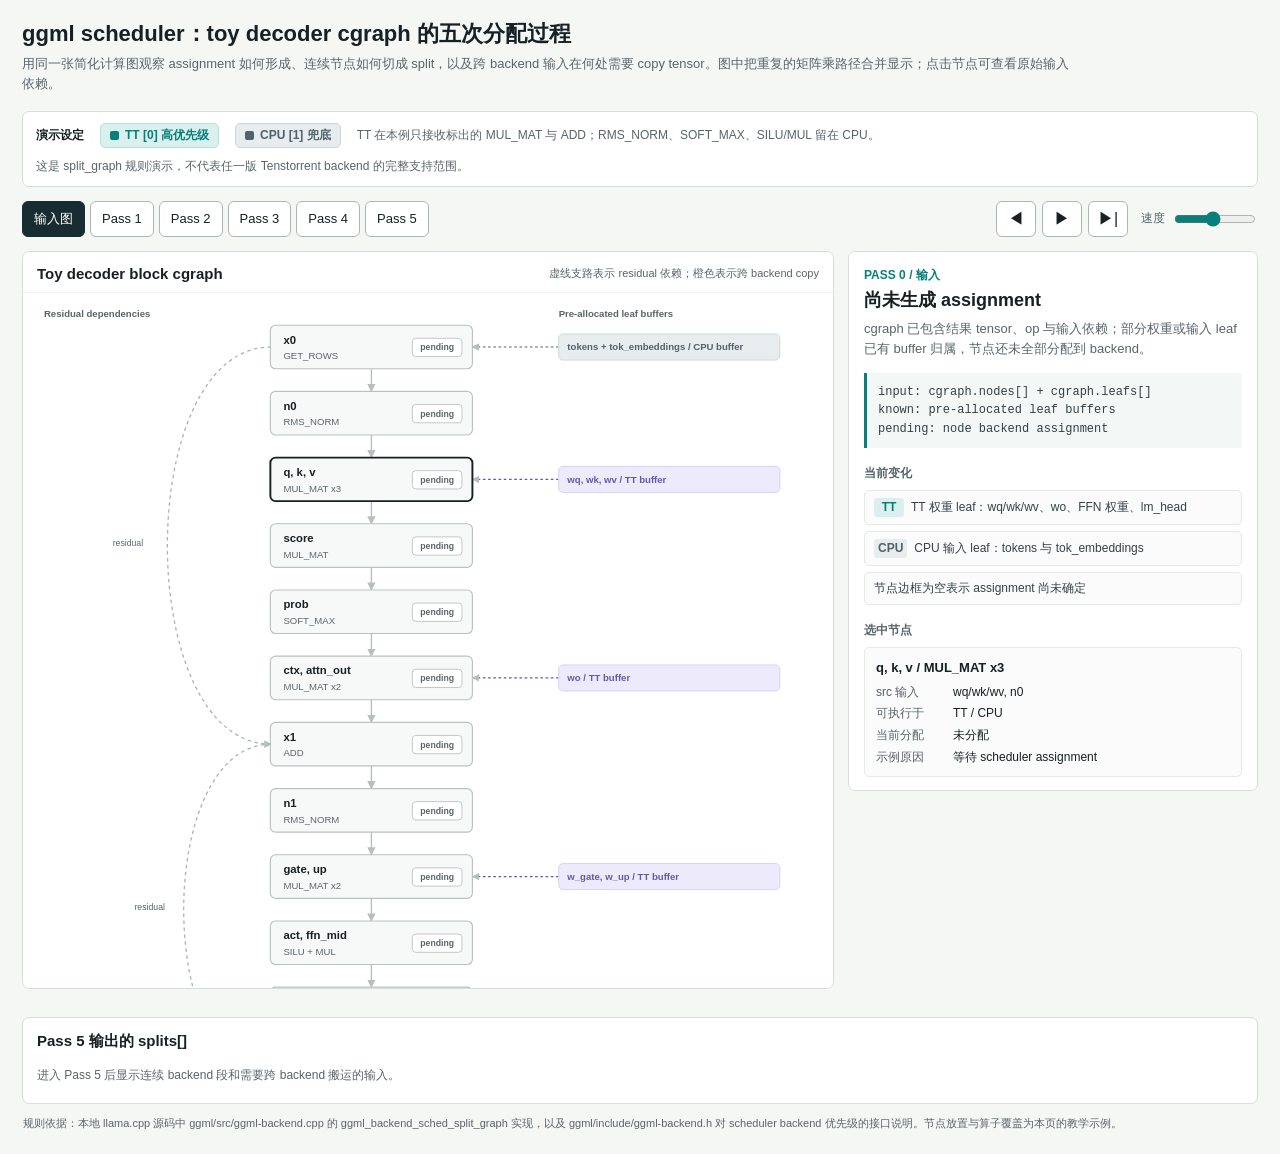
<file: posts/ggml-llamacpp-tenstorrent/pics/split_graph_toy_cgraph_visualizer.html>
<!doctype html>
<html lang="zh-CN">
<head>
  <meta charset="utf-8">
  <meta name="viewport" content="width=device-width, initial-scale=1">
  <title>ggml scheduler - toy decoder cgraph split_graph visualization</title>
  <style>
    :root {
      --bg: #f5f7f5;
      --panel: #ffffff;
      --ink: #172023;
      --muted: #58656a;
      --line: #d8dddb;
      --line-strong: #abb6b4;
      --tt: #087f79;
      --tt-pale: #d9f0ee;
      --cpu: #52616a;
      --cpu-pale: #e7ecef;
      --copy: #b96b13;
      --copy-pale: #fff0dc;
      --leaf: #6459a8;
      --leaf-pale: #edeafb;
      --pending: #f7f8f8;
      --pending-stroke: #b9c1c1;
      --focus: #182d31;
      --radius: 7px;
    }

    * {
      box-sizing: border-box;
    }

    body {
      margin: 0;
      min-width: 320px;
      color: var(--ink);
      background: var(--bg);
      font-family: "Segoe UI", "Microsoft YaHei", Arial, sans-serif;
      letter-spacing: 0;
    }

    .page {
      max-width: 1390px;
      margin: 0 auto;
      padding: 20px 22px 22px;
    }

    h1 {
      margin: 0 0 5px;
      font-size: 22px;
      line-height: 1.3;
      font-weight: 650;
    }

    .subtitle {
      margin: 0;
      max-width: 1050px;
      color: var(--muted);
      font-size: 13px;
      line-height: 1.55;
    }

    .assumption {
      display: flex;
      align-items: center;
      flex-wrap: wrap;
      gap: 10px 16px;
      margin: 17px 0 14px;
      padding: 11px 13px;
      border: 1px solid var(--line);
      background: var(--panel);
      border-radius: var(--radius);
      font-size: 12px;
      color: var(--muted);
    }

    .assumption strong {
      color: var(--ink);
      font-weight: 600;
    }

    .badge {
      display: inline-flex;
      align-items: center;
      gap: 6px;
      height: 25px;
      padding: 0 9px;
      border: 1px solid var(--line);
      border-radius: 5px;
      font-size: 12px;
      font-weight: 600;
    }

    .badge::before {
      content: "";
      width: 9px;
      height: 9px;
      border-radius: 2px;
      background: currentColor;
    }

    .badge.tt {
      color: var(--tt);
      background: var(--tt-pale);
      border-color: #b8dfdc;
    }

    .badge.cpu {
      color: var(--cpu);
      background: var(--cpu-pale);
      border-color: #ccd5d9;
    }

    .badge.copy {
      color: var(--copy);
      background: var(--copy-pale);
      border-color: #f1d5ae;
    }

    .controls {
      display: flex;
      align-items: center;
      justify-content: space-between;
      flex-wrap: wrap;
      gap: 12px;
      margin-bottom: 14px;
    }

    .stage-tabs {
      display: flex;
      flex-wrap: wrap;
      gap: 5px;
    }

    button {
      height: 36px;
      padding: 0 11px;
      color: var(--ink);
      border: 1px solid var(--line-strong);
      border-radius: 6px;
      background: var(--panel);
      font: inherit;
      font-size: 13px;
      cursor: pointer;
    }

    button:hover {
      border-color: #778482;
    }

    button:focus-visible {
      outline: 2px solid var(--tt);
      outline-offset: 1px;
    }

    .stage-tabs button.active {
      border-color: var(--focus);
      color: #fff;
      background: var(--focus);
    }

    .play-controls {
      display: flex;
      align-items: center;
      gap: 6px;
    }

    .play-controls button {
      width: 40px;
      padding: 0;
      font-size: 16px;
      line-height: 1;
    }

    .speed {
      display: flex;
      align-items: center;
      gap: 7px;
      margin-left: 7px;
      color: var(--muted);
      font-size: 12px;
    }

    .speed input {
      width: 82px;
      accent-color: var(--tt);
    }

    .workbench {
      display: grid;
      grid-template-columns: minmax(560px, 1fr) 410px;
      gap: 14px;
      align-items: start;
    }

    .graph-panel,
    .side-panel,
    .bottom-panel {
      border: 1px solid var(--line);
      border-radius: var(--radius);
      background: var(--panel);
    }

    .panel-header {
      display: flex;
      justify-content: space-between;
      align-items: center;
      gap: 12px;
      padding: 12px 14px 9px;
      border-bottom: 1px solid #eef1ef;
    }

    .panel-header h2,
    .side-panel h2,
    .bottom-panel h2 {
      margin: 0;
      font-size: 15px;
      line-height: 1.3;
      font-weight: 600;
    }

    .panel-note {
      color: var(--muted);
      font-size: 11px;
    }

    .graph-wrap {
      height: min(1040px, calc(100vh - 212px));
      min-height: 695px;
      overflow-y: auto;
      overflow-x: hidden;
    }

    #graph {
      display: block;
      width: 100%;
      min-width: 550px;
      height: auto;
    }

    .side-panel {
      padding: 15px 15px 13px;
      position: sticky;
      top: 15px;
    }

    .pass-label {
      margin-bottom: 5px;
      color: var(--tt);
      font-size: 12px;
      font-weight: 700;
      text-transform: uppercase;
    }

    #passTitle {
      margin-bottom: 7px;
      font-size: 18px;
    }

    #passSummary {
      margin: 0 0 13px;
      color: var(--muted);
      font-size: 13px;
      line-height: 1.55;
    }

    .rule {
      margin: 0 0 13px;
      padding: 10px 11px;
      border-left: 3px solid var(--tt);
      background: #f3f8f7;
      color: #334046;
      font-family: Consolas, "Cascadia Mono", monospace;
      font-size: 12px;
      line-height: 1.55;
      white-space: pre-line;
    }

    .side-title {
      margin: 17px 0 8px;
      color: var(--muted);
      font-size: 12px;
      font-weight: 600;
    }

    .events {
      display: grid;
      gap: 6px;
    }

    .event {
      padding: 7px 9px;
      border: 1px solid #e5eae7;
      border-radius: 5px;
      background: #fafbfa;
      color: #354247;
      font-size: 12px;
      line-height: 1.4;
    }

    .event .mark {
      display: inline-block;
      min-width: 30px;
      margin-right: 7px;
      padding: 1px 4px;
      border-radius: 3px;
      text-align: center;
      font-weight: 650;
    }

    .mark.tt {
      color: var(--tt);
      background: var(--tt-pale);
    }

    .mark.cpu {
      color: var(--cpu);
      background: var(--cpu-pale);
    }

    .mark.copy {
      color: var(--copy);
      background: var(--copy-pale);
    }

    .node-info {
      min-height: 102px;
      padding: 10px 11px;
      border: 1px solid #e5eae7;
      border-radius: 5px;
      background: #fafbfa;
      font-size: 12px;
      line-height: 1.55;
    }

    .node-info strong {
      display: block;
      margin-bottom: 5px;
      color: var(--ink);
      font-size: 13px;
    }

    .node-info dl {
      display: grid;
      grid-template-columns: 72px 1fr;
      gap: 3px 5px;
      margin: 0;
    }

    .node-info dt {
      color: var(--muted);
    }

    .node-info dd {
      margin: 0;
    }

    .bottom-panel {
      grid-column: 1 / -1;
      margin-top: 14px;
      padding: 13px 14px;
    }

    .bottom-panel h2 {
      margin-bottom: 10px;
    }

    .splits {
      display: grid;
      grid-template-columns: repeat(4, minmax(180px, 1fr));
      gap: 8px;
    }

    .split {
      min-height: 66px;
      padding: 8px 9px;
      border: 1px solid var(--line);
      border-radius: 5px;
      font-size: 12px;
      line-height: 1.42;
    }

    .split strong {
      display: block;
      margin-bottom: 4px;
    }

    .split.tt {
      border-color: #b8dfdc;
      background: #f2f9f8;
    }

    .split.cpu {
      border-color: #ccd5d9;
      background: #f4f6f7;
    }

    .empty-message {
      grid-column: 1 / -1;
      padding: 6px 0;
      color: var(--muted);
      font-size: 12px;
    }

    .source {
      margin: 12px 1px 0;
      color: var(--muted);
      font-size: 11px;
      line-height: 1.45;
    }

    @media (max-width: 1060px) {
      .workbench {
        grid-template-columns: 1fr;
      }

      .side-panel {
        position: static;
      }

      .graph-wrap {
        height: auto;
        min-height: 0;
        overflow-x: auto;
      }

      .splits {
        grid-template-columns: repeat(2, minmax(190px, 1fr));
      }
    }

    @media (max-width: 600px) {
      .page {
        padding: 14px 10px;
      }

      h1 {
        font-size: 19px;
      }

      .controls {
        align-items: flex-start;
        flex-direction: column;
      }

      .splits {
        grid-template-columns: 1fr;
      }
    }
  </style>
</head>
<body>
  <main class="page">
    <h1>ggml scheduler：toy decoder cgraph 的五次分配过程</h1>
    <p class="subtitle">用同一张简化计算图观察 assignment 如何形成、连续节点如何切成 split，以及跨 backend 输入在何处需要 copy tensor。图中把重复的矩阵乘路径合并显示；点击节点可查看原始输入依赖。</p>

    <section class="assumption" aria-label="示例假设">
      <strong>演示设定</strong>
      <span class="badge tt">TT [0] 高优先级</span>
      <span class="badge cpu">CPU [1] 兜底</span>
      <span>TT 在本例只接收标出的 MUL_MAT 与 ADD；RMS_NORM、SOFT_MAX、SILU/MUL 留在 CPU。</span>
      <span>这是 split_graph 规则演示，不代表任一版 Tenstorrent backend 的完整支持范围。</span>
    </section>

    <div class="controls">
      <nav class="stage-tabs" id="stageTabs" aria-label="流程步骤"></nav>
      <div class="play-controls" aria-label="播放控制">
        <button id="prevButton" title="上一步" aria-label="上一步">&#9664;</button>
        <button id="playButton" title="自动播放" aria-label="自动播放">&#9654;</button>
        <button id="nextButton" title="下一步" aria-label="下一步">&#9654;&#124;</button>
        <label class="speed">
          速度
          <input id="speedControl" type="range" min="700" max="2600" value="1600" step="100">
        </label>
      </div>
    </div>

    <div class="workbench">
      <section class="graph-panel">
        <div class="panel-header">
          <h2>Toy decoder block cgraph</h2>
          <span class="panel-note">虚线支路表示 residual 依赖；橙色表示跨 backend copy</span>
        </div>
        <div class="graph-wrap">
          <svg id="graph" viewBox="0 0 930 1060" role="img" aria-label="按 pass 更新 backend 分配的 decoder 计算图"></svg>
        </div>
      </section>

      <aside class="side-panel">
        <div class="pass-label" id="passLabel"></div>
        <h2 id="passTitle"></h2>
        <p id="passSummary"></p>
        <div class="rule" id="passRule"></div>

        <div class="side-title">当前变化</div>
        <div class="events" id="events"></div>

        <div class="side-title">选中节点</div>
        <div class="node-info" id="nodeInfo"></div>
      </aside>

      <section class="bottom-panel">
        <h2>Pass 5 输出的 splits[]</h2>
        <div class="splits" id="splits"></div>
      </section>
    </div>

    <p class="source">规则依据：本地 llama.cpp 源码中 ggml/src/ggml-backend.cpp 的 ggml_backend_sched_split_graph 实现，以及 ggml/include/ggml-backend.h 对 scheduler backend 优先级的接口说明。节点放置与算子覆盖为本页的教学示例。</p>
  </main>

  <script>
    (function () {
      "use strict";

      var SVG_NS = "http://www.w3.org/2000/svg";
      var colors = {
        ink: "#172023",
        muted: "#58656a",
        edge: "#b5c0be",
        tt: "#087f79",
        ttFill: "#d9f0ee",
        cpu: "#52616a",
        cpuFill: "#e7ecef",
        copy: "#b96b13",
        copyFill: "#fff0dc",
        leaf: "#6459a8",
        leafFill: "#edeafb",
        pending: "#f7f8f8",
        pendingStroke: "#b9c1c1",
        selected: "#172023"
      };

      var nodes = [
        { id: "x0", label: "x0", op: "GET_ROWS", src: "tok_embeddings, tokens", support: "CPU", anchor: "CPU", reason: "token 与 embedding leaf 在 CPU buffer" },
        { id: "n0", label: "n0", op: "RMS_NORM", src: "x0, attn_norm", support: "CPU", reason: "本示例的 TT 不接收 RMS_NORM" },
        { id: "qkv", label: "q, k, v", op: "MUL_MAT x3", src: "wq/wk/wv, n0", support: "TT / CPU", anchor: "TT", reason: "预放置在 TT 的 attention 权重形成锚点" },
        { id: "score", label: "score", op: "MUL_MAT", src: "k, q", support: "TT / CPU", reason: "与 q/k 同属 TT 可支持路径" },
        { id: "prob", label: "prob", op: "SOFT_MAX", src: "score", support: "CPU", reason: "本示例的 TT 不接收 SOFT_MAX" },
        { id: "attn", label: "ctx, attn_out", op: "MUL_MAT x2", src: "v, prob; wo, ctx", support: "TT / CPU", anchor: "TT", reason: "预放置在 TT 的 wo 权重形成锚点" },
        { id: "x1", label: "x1", op: "ADD", src: "x0, attn_out", support: "TT / CPU", reason: "TT 支持 ADD，沿 attention 输出扩展" },
        { id: "n1", label: "n1", op: "RMS_NORM", src: "x1, ffn_norm", support: "CPU", reason: "本示例的 TT 不接收 RMS_NORM" },
        { id: "gateup", label: "gate, up", op: "MUL_MAT x2", src: "w_gate/w_up, n1", support: "TT / CPU", anchor: "TT", reason: "预放置在 TT 的 FFN 权重形成锚点" },
        { id: "ffnmid", label: "act, ffn_mid", op: "SILU + MUL", src: "gate, up", support: "CPU", reason: "本示例的 TT 不接收 SILU/MUL 路径" },
        { id: "ffnout", label: "ffn_out", op: "MUL_MAT", src: "w_down, ffn_mid", support: "TT / CPU", anchor: "TT", reason: "预放置在 TT 的 w_down 形成锚点" },
        { id: "x2", label: "x2", op: "ADD", src: "x1, ffn_out", support: "TT / CPU", reason: "TT 支持 ADD，沿 FFN 输出扩展" },
        { id: "logits", label: "logits", op: "MUL_MAT", src: "lm_head, x2", support: "TT / CPU", anchor: "TT", reason: "预放置在 TT 的 lm_head 形成锚点" }
      ];

      var leafLabels = {
        x0: "tokens + tok_embeddings / CPU buffer",
        qkv: "wq, wk, wv / TT buffer",
        attn: "wo / TT buffer",
        gateup: "w_gate, w_up / TT buffer",
        ffnout: "w_down / TT buffer",
        logits: "lm_head / TT buffer"
      };

      var stages = [
        {
          tab: "输入图",
          label: "Pass 0 / 输入",
          title: "尚未生成 assignment",
          summary: "cgraph 已包含结果 tensor、op 与输入依赖；部分权重或输入 leaf 已有 buffer 归属，节点还未全部分配到 backend。",
          rule: "input: cgraph.nodes[] + cgraph.leafs[]\nknown: pre-allocated leaf buffers\npending: node backend assignment",
          assigned: {},
          events: [
            { type: "TT", text: "TT 权重 leaf：wq/wk/wv、wo、FFN 权重、lm_head" },
            { type: "CPU", text: "CPU 输入 leaf：tokens 与 tok_embeddings" },
            { type: "", text: "节点边框为空表示 assignment 尚未确定" }
          ]
        },
        {
          tab: "Pass 1",
          label: "Pass 1 / 初始位置",
          title: "从已有 buffer 得到锚点",
          summary: "scheduler 先查看已有 buffer 归属的 leaf 和 node。能由当前数据位置确定 backend 的节点先获得 assignment，已有手工分配不会被覆盖。",
          rule: "for leaf/node with backend_id == -1:\n  backend_id = backend_id_from_cur(tensor)",
          assigned: {
            x0: "CPU",
            qkv: "TT",
            attn: "TT",
            gateup: "TT",
            ffnout: "TT",
            logits: "TT"
          },
          events: [
            { type: "CPU", text: "x0 被 CPU 输入/embedding buffer 锚定" },
            { type: "TT", text: "q,k,v 与 attention output 路径被 TT 权重锚定" },
            { type: "TT", text: "FFN 矩阵乘与 logits 被 TT 权重锚定" }
          ]
        },
        {
          tab: "Pass 2",
          label: "Pass 2 / 扩展",
          title: "沿相邻可支持节点扩展分配",
          summary: "源码注释将非最低优先级 backend 称为 GPU；在本例中它对应 TT。前两次扫描只传播 TT，随后再允许 CPU 传播。扩展始终受 supports_op 限制。",
          rule: "expand non-CPU down/up\nexpand all backends down/up\nassign only when supports_op(backend, node)",
          assigned: {
            x0: "CPU",
            n0: "CPU",
            qkv: "TT",
            score: "TT",
            attn: "TT",
            x1: "TT",
            gateup: "TT",
            ffnout: "TT",
            x2: "TT",
            logits: "TT"
          },
          events: [
            { type: "TT", text: "score 的 MUL_MAT 接续 q/k 路径，进入 TT" },
            { type: "TT", text: "x1 与 x2 的 ADD 可由 TT 路径向外扩展" },
            { type: "CPU", text: "后续扫描从 x0 向下扩展，n0 的 RMS_NORM 进入 CPU" },
            { type: "", text: "prob、n1、act/ffn_mid 仍未分配：相邻 TT 路径不能接收这些示例算子" }
          ]
        },
        {
          tab: "Pass 3",
          label: "Pass 3 / 补齐",
          title: "为剩余节点选择可执行 backend",
          summary: "尚未分配的节点会在支持该 op 的 backend 中比较可直接接住的输入数量。已分配节点仅在兼容条件成立时尝试提升到更高优先级 backend。",
          rule: "unassigned: choose backend with most supported inputs\nassigned: upgrade only to lower index when buft and inputs fit",
          assigned: {
            x0: "CPU",
            n0: "CPU",
            qkv: "TT",
            score: "TT",
            prob: "CPU",
            attn: "TT",
            x1: "TT",
            n1: "CPU",
            gateup: "TT",
            ffnmid: "CPU",
            ffnout: "TT",
            x2: "TT",
            logits: "TT"
          },
          events: [
            { type: "CPU", text: "prob、n1、act/ffn_mid 在剩余候选中由 CPU 接收" },
            { type: "TT", text: "已落在 TT 的矩阵乘和 ADD 保持不变" },
            { type: "", text: "此时每个可执行节点已有 backend assignment" }
          ]
        },
        {
          tab: "Pass 4",
          label: "Pass 4 / 输入补齐",
          title: "补齐 src 和 view 的 backend 归属",
          summary: "本页为可读性没有单列 view 节点，因此节点颜色不变。实际图中，view 可继承其原始 tensor 的位置；还没有归属的 src 会按使用它的目标节点补齐。",
          rule: "view node: inherit backend from view_src\nunassigned src: inherit backend from destination node\nremaining node: first backend that supports_op",
          assigned: {
            x0: "CPU",
            n0: "CPU",
            qkv: "TT",
            score: "TT",
            prob: "CPU",
            attn: "TT",
            x1: "TT",
            n1: "CPU",
            gateup: "TT",
            ffnmid: "CPU",
            ffnout: "TT",
            x2: "TT",
            logits: "TT"
          },
          events: [
            { type: "", text: "toy 图未展开 view_src，节点 assignment 无可见变化" },
            { type: "CPU", text: "CPU 路径消费的未标注输入在执行前具备归属" },
            { type: "TT", text: "TT 路径消费的未标注输入同样被补齐" }
          ]
        },
        {
          tab: "Pass 5",
          label: "Pass 5 / 切分与 copy",
          title: "连续 backend 形成 split",
          summary: "本例中的 split 由连续节点的 backend 变化触发。实现中还会在异地权重的 buffer 不兼容，或 split 的跨 backend 输入达到上限时切出新段。输入无法被当前 backend 直接读取时，scheduler 会创建 copy tensor。",
          rule: "new split if backend changes,\n  incompatible offloaded weight requires a new segment,\n  or cross-backend input limit is reached\nif src backend differs and buffer is unsupported:\n  create copy tensor; replace node.src[j]",
          assigned: {
            x0: "CPU",
            n0: "CPU",
            qkv: "TT",
            score: "TT",
            prob: "CPU",
            attn: "TT",
            x1: "TT",
            n1: "CPU",
            gateup: "TT",
            ffnmid: "CPU",
            ffnout: "TT",
            x2: "TT",
            logits: "TT"
          },
          events: [
            { type: "COPY", text: "n0 CPU -> TT：q,k,v 需要归一化后的输入" },
            { type: "COPY", text: "score TT -> CPU -> prob CPU -> TT：SOFT_MAX 引入往返" },
            { type: "COPY", text: "FFN 中的 CPU 激活路径使 x1/n1/gateup/ffn_mid 跨 backend 传递" },
            { type: "", text: "本 toy 图未专门演示权重 buffer 冲突或 MAX_SPLIT_INPUTS 上限触发的新 split" }
          ]
        }
      ];

      var splits = [
        { backend: "CPU", nodes: ["x0", "n0"], inputs: [] },
        { backend: "TT", nodes: ["qkv", "score"], inputs: ["n0"] },
        { backend: "CPU", nodes: ["prob"], inputs: ["score"] },
        { backend: "TT", nodes: ["attn", "x1"], inputs: ["prob", "x0"] },
        { backend: "CPU", nodes: ["n1"], inputs: ["x1"] },
        { backend: "TT", nodes: ["gateup"], inputs: ["n1"] },
        { backend: "CPU", nodes: ["ffnmid"], inputs: ["gateup"] },
        { backend: "TT", nodes: ["ffnout", "x2", "logits"], inputs: ["ffnmid"] }
      ];

      var copyEdges = [
        { from: "n0", to: "qkv", text: "copy" },
        { from: "score", to: "prob", text: "copy" },
        { from: "prob", to: "attn", text: "copy" },
        { from: "x0", to: "x1", text: "copy" },
        { from: "x1", to: "n1", text: "copy" },
        { from: "n1", to: "gateup", text: "copy" },
        { from: "gateup", to: "ffnmid", text: "copy" },
        { from: "ffnmid", to: "ffnout", text: "copy" }
      ];

      var sequentialEdges = [
        ["x0", "n0"], ["n0", "qkv"], ["qkv", "score"], ["score", "prob"],
        ["prob", "attn"], ["attn", "x1"], ["x1", "n1"], ["n1", "gateup"],
        ["gateup", "ffnmid"], ["ffnmid", "ffnout"], ["ffnout", "x2"], ["x2", "logits"]
      ];
      var residualEdges = [["x0", "x1"], ["x1", "x2"]];

      var currentStage = 0;
      var selectedNode = "qkv";
      var timer = null;
      var nodePositions = {};

      var graph = document.getElementById("graph");
      var stageTabs = document.getElementById("stageTabs");
      var eventsEl = document.getElementById("events");
      var nodeInfo = document.getElementById("nodeInfo");
      var splitsEl = document.getElementById("splits");
      var playButton = document.getElementById("playButton");
      var speedControl = document.getElementById("speedControl");

      function svg(name, attrs, text) {
        var el = document.createElementNS(SVG_NS, name);
        Object.keys(attrs || {}).forEach(function (key) {
          el.setAttribute(key, attrs[key]);
        });
        if (text !== undefined) {
          el.textContent = text;
        }
        return el;
      }

      function clear(el) {
        while (el.firstChild) {
          el.removeChild(el.firstChild);
        }
      }

      function backendFor(nodeId) {
        return stages[currentStage].assigned[nodeId] || "";
      }

      function setTabs() {
        clear(stageTabs);
        stages.forEach(function (stage, i) {
          var button = document.createElement("button");
          button.type = "button";
          button.textContent = stage.tab;
          button.className = i === currentStage ? "active" : "";
          button.setAttribute("aria-current", i === currentStage ? "step" : "false");
          button.addEventListener("click", function () {
            stop();
            currentStage = i;
            render();
          });
          stageTabs.appendChild(button);
        });
      }

      function yFor(id) {
        return nodePositions[id].y;
      }

      function drawArrowMarker() {
        var defs = svg("defs");
        var arrow = svg("marker", {
          id: "arrow",
          viewBox: "0 0 10 10",
          refX: "9",
          refY: "5",
          markerWidth: "6",
          markerHeight: "6",
          orient: "auto-start-reverse"
        });
        arrow.appendChild(svg("path", { d: "M 0 0 L 10 5 L 0 10 z", fill: colors.edge }));
        defs.appendChild(arrow);
        var copyArrow = svg("marker", {
          id: "copyArrow",
          viewBox: "0 0 10 10",
          refX: "9",
          refY: "5",
          markerWidth: "6",
          markerHeight: "6",
          orient: "auto-start-reverse"
        });
        copyArrow.appendChild(svg("path", { d: "M 0 0 L 10 5 L 0 10 z", fill: colors.copy }));
        defs.appendChild(copyArrow);
        graph.appendChild(defs);
      }

      function isCopyEdge(from, to) {
        if (currentStage !== 5) {
          return false;
        }
        return copyEdges.some(function (edge) {
          return edge.from === from && edge.to === to;
        });
      }

      function drawSplitBands() {
        if (currentStage !== 5) {
          return;
        }
        splits.forEach(function (split, i) {
          var first = nodePositions[split.nodes[0]];
          var last = nodePositions[split.nodes[split.nodes.length - 1]];
          var fill = split.backend === "TT" ? "#f2f9f8" : "#f4f6f7";
          var stroke = split.backend === "TT" ? "#b8dfdc" : "#ccd5d9";
          var rect = svg("rect", {
            x: "213",
            y: String(first.y - 36),
            width: "375",
            height: String(last.y - first.y + 71),
            rx: "6",
            fill: fill,
            stroke: stroke,
            "stroke-dasharray": "4 3"
          });
          graph.appendChild(rect);
          graph.appendChild(svg("text", {
            x: "225",
            y: String(first.y - 16),
            fill: split.backend === "TT" ? colors.tt : colors.cpu,
            "font-size": "11",
            "font-weight": "700"
          }, "S" + i + "  " + split.backend));
        });
      }

      function drawEdges() {
        sequentialEdges.forEach(function (edge) {
          var from = nodePositions[edge[0]];
          var to = nodePositions[edge[1]];
          var copied = isCopyEdge(edge[0], edge[1]);
          graph.appendChild(svg("path", {
            d: "M " + from.x + " " + (from.y + 25) + " L " + to.x + " " + (to.y - 25),
            fill: "none",
            stroke: copied ? colors.copy : colors.edge,
            "stroke-width": copied ? "2.3" : "1.6",
            "stroke-dasharray": copied ? "5 3" : "",
            "marker-end": copied ? "url(#copyArrow)" : "url(#arrow)"
          }));
          if (copied) {
            drawCopyPill(to.x + 55, (from.y + to.y) / 2 - 10);
          }
        });

        residualEdges.forEach(function (edge, index) {
          var from = nodePositions[edge[0]];
          var to = nodePositions[edge[1]];
          var copied = isCopyEdge(edge[0], edge[1]);
          var bend = index === 0 ? 126 : 151;
          graph.appendChild(svg("path", {
            d: "M " + (from.x - 115) + " " + from.y +
              " C " + bend + " " + from.y + ", " + bend + " " + to.y + ", " +
              (to.x - 115) + " " + to.y,
            fill: "none",
            stroke: copied ? colors.copy : "#a8b4b2",
            "stroke-width": copied ? "2.3" : "1.5",
            "stroke-dasharray": copied ? "5 3" : "4 4",
            "marker-end": copied ? "url(#copyArrow)" : "url(#arrow)"
          }));
          graph.appendChild(svg("text", {
            x: String(bend - 23),
            y: String((from.y + to.y) / 2),
            fill: copied ? colors.copy : colors.muted,
            "font-size": "10"
          }, copied ? "residual copy" : "residual"));
        });
      }

      function drawCopyPill(x, y) {
        graph.appendChild(svg("rect", {
          x: String(x),
          y: String(y),
          width: "43",
          height: "19",
          rx: "4",
          fill: colors.copyFill,
          stroke: "#efcd9e"
        }));
        graph.appendChild(svg("text", {
          x: String(x + 21.5),
          y: String(y + 13),
          fill: colors.copy,
          "font-size": "10",
          "font-weight": "700",
          "text-anchor": "middle"
        }, "COPY"));
      }

      function drawLeaf(node) {
        var label = leafLabels[node.id];
        if (!label) {
          return;
        }
        var pos = nodePositions[node.id];
        var isCpu = node.id === "x0";
        var x = 615;
        var w = 254;
        graph.appendChild(svg("path", {
          d: "M " + x + " " + pos.y + " L " + (pos.x + 116) + " " + pos.y,
          fill: "none",
          stroke: isCpu ? colors.cpu : colors.leaf,
          "stroke-width": "1.4",
          "stroke-dasharray": "3 3",
          "marker-end": "url(#arrow)"
        }));
        graph.appendChild(svg("rect", {
          x: String(x),
          y: String(pos.y - 15),
          width: String(w),
          height: "30",
          rx: "5",
          fill: isCpu ? colors.cpuFill : colors.leafFill,
          stroke: isCpu ? "#ccd5d9" : "#d4cff2"
        }));
        graph.appendChild(svg("text", {
          x: String(x + 10),
          y: String(pos.y + 4),
          fill: isCpu ? colors.cpu : colors.leaf,
          "font-size": "11",
          "font-weight": "600"
        }, label));
      }

      function nodePalette(backend) {
        if (backend === "TT") {
          return { fill: colors.ttFill, stroke: colors.tt, text: colors.tt };
        }
        if (backend === "CPU") {
          return { fill: colors.cpuFill, stroke: colors.cpu, text: colors.cpu };
        }
        return { fill: colors.pending, stroke: colors.pendingStroke, text: colors.muted };
      }

      function drawNode(node) {
        var pos = nodePositions[node.id];
        var backend = backendFor(node.id);
        var palette = nodePalette(backend);
        var selected = selectedNode === node.id;
        var group = svg("g", {
          tabindex: "0",
          role: "button",
          "aria-label": node.label + " " + node.op,
          style: "cursor:pointer"
        });
        group.appendChild(svg("rect", {
          x: String(pos.x - 116),
          y: String(pos.y - 25),
          width: "232",
          height: "50",
          rx: "6",
          fill: palette.fill,
          stroke: selected ? colors.selected : palette.stroke,
          "stroke-width": selected ? "2.2" : "1.3"
        }));
        group.appendChild(svg("text", {
          x: String(pos.x - 101),
          y: String(pos.y - 4),
          fill: colors.ink,
          "font-size": "13",
          "font-weight": "650"
        }, node.label));
        group.appendChild(svg("text", {
          x: String(pos.x - 101),
          y: String(pos.y + 14),
          fill: colors.muted,
          "font-size": "11"
        }, node.op));

        var backendLabel = backend || "pending";
        var pillWidth = backend ? 42 : 57;
        group.appendChild(svg("rect", {
          x: String(pos.x + 104 - pillWidth),
          y: String(pos.y - 10),
          width: String(pillWidth),
          height: "21",
          rx: "4",
          fill: backend ? (backend === "TT" ? "#fff" : "#fff") : "#fff",
          stroke: palette.stroke
        }));
        group.appendChild(svg("text", {
          x: String(pos.x + 104 - pillWidth / 2),
          y: String(pos.y + 4),
          fill: palette.text,
          "font-size": "10",
          "font-weight": "700",
          "text-anchor": "middle"
        }, backendLabel));

        group.addEventListener("click", function () {
          selectedNode = node.id;
          renderGraph();
          renderNodeInfo();
        });
        group.addEventListener("keydown", function (event) {
          if (event.key === "Enter" || event.key === " ") {
            event.preventDefault();
            selectedNode = node.id;
            renderGraph();
            renderNodeInfo();
          }
        });
        graph.appendChild(group);
      }

      function renderGraph() {
        clear(graph);
        nodePositions = {};
        nodes.forEach(function (node, i) {
          nodePositions[node.id] = { x: 400, y: 62 + i * 76 };
        });
        drawArrowMarker();
        graph.appendChild(svg("text", {
          x: "24",
          y: "28",
          fill: colors.muted,
          "font-size": "11",
          "font-weight": "600"
        }, "Residual dependencies"));
        graph.appendChild(svg("text", {
          x: "615",
          y: "28",
          fill: colors.muted,
          "font-size": "11",
          "font-weight": "600"
        }, "Pre-allocated leaf buffers"));
        drawSplitBands();
        drawEdges();
        nodes.forEach(drawLeaf);
        nodes.forEach(drawNode);
      }

      function renderPassInfo() {
        var stage = stages[currentStage];
        document.getElementById("passLabel").textContent = stage.label;
        document.getElementById("passTitle").textContent = stage.title;
        document.getElementById("passSummary").textContent = stage.summary;
        document.getElementById("passRule").textContent = stage.rule;
        clear(eventsEl);
        stage.events.forEach(function (event) {
          var row = document.createElement("div");
          row.className = "event";
          if (event.type) {
            var mark = document.createElement("span");
            mark.className = "mark " + event.type.toLowerCase();
            mark.textContent = event.type;
            row.appendChild(mark);
          }
          row.appendChild(document.createTextNode(event.text));
          eventsEl.appendChild(row);
        });
      }

      function renderNodeInfo() {
        var node = nodes.filter(function (item) { return item.id === selectedNode; })[0];
        var backend = backendFor(node.id) || "未分配";
        nodeInfo.innerHTML = "";
        var title = document.createElement("strong");
        title.textContent = node.label + " / " + node.op;
        nodeInfo.appendChild(title);
        var list = document.createElement("dl");
        [
          ["src 输入", node.src],
          ["可执行于", node.support],
          ["当前分配", backend],
          ["示例原因", currentStage === 0 ? "等待 scheduler assignment" : node.reason]
        ].forEach(function (pair) {
          var dt = document.createElement("dt");
          dt.textContent = pair[0];
          var dd = document.createElement("dd");
          dd.textContent = pair[1];
          list.appendChild(dt);
          list.appendChild(dd);
        });
        nodeInfo.appendChild(list);
      }

      function renderSplits() {
        clear(splitsEl);
        if (currentStage !== 5) {
          var empty = document.createElement("div");
          empty.className = "empty-message";
          empty.textContent = "进入 Pass 5 后显示连续 backend 段和需要跨 backend 搬运的输入。";
          splitsEl.appendChild(empty);
          return;
        }
        splits.forEach(function (split, i) {
          var el = document.createElement("div");
          el.className = "split " + split.backend.toLowerCase();
          var title = document.createElement("strong");
          title.textContent = "S" + i + " / " + split.backend;
          el.appendChild(title);
          el.appendChild(document.createTextNode(split.nodes.join("  ->  ")));
          if (split.inputs.length) {
            var input = document.createElement("div");
            input.style.color = colors.copy;
            input.style.marginTop = "4px";
            input.textContent = "copy in: " + split.inputs.join(", ");
            el.appendChild(input);
          }
          splitsEl.appendChild(el);
        });
      }

      function render() {
        setTabs();
        renderGraph();
        renderPassInfo();
        renderNodeInfo();
        renderSplits();
      }

      function stop() {
        if (timer !== null) {
          window.clearInterval(timer);
          timer = null;
          playButton.innerHTML = "&#9654;";
          playButton.title = "自动播放";
          playButton.setAttribute("aria-label", "自动播放");
        }
      }

      function play() {
        stop();
        playButton.innerHTML = "&#10074;&#10074;";
        playButton.title = "暂停";
        playButton.setAttribute("aria-label", "暂停");
        timer = window.setInterval(function () {
          currentStage = (currentStage + 1) % stages.length;
          render();
        }, Number(speedControl.value));
      }

      document.getElementById("prevButton").addEventListener("click", function () {
        stop();
        currentStage = (currentStage + stages.length - 1) % stages.length;
        render();
      });

      document.getElementById("nextButton").addEventListener("click", function () {
        stop();
        currentStage = (currentStage + 1) % stages.length;
        render();
      });

      playButton.addEventListener("click", function () {
        if (timer === null) {
          play();
        } else {
          stop();
        }
      });

      speedControl.addEventListener("input", function () {
        if (timer !== null) {
          play();
        }
      });

      render();
    }());
  </script>
</body>
</html>
</file>
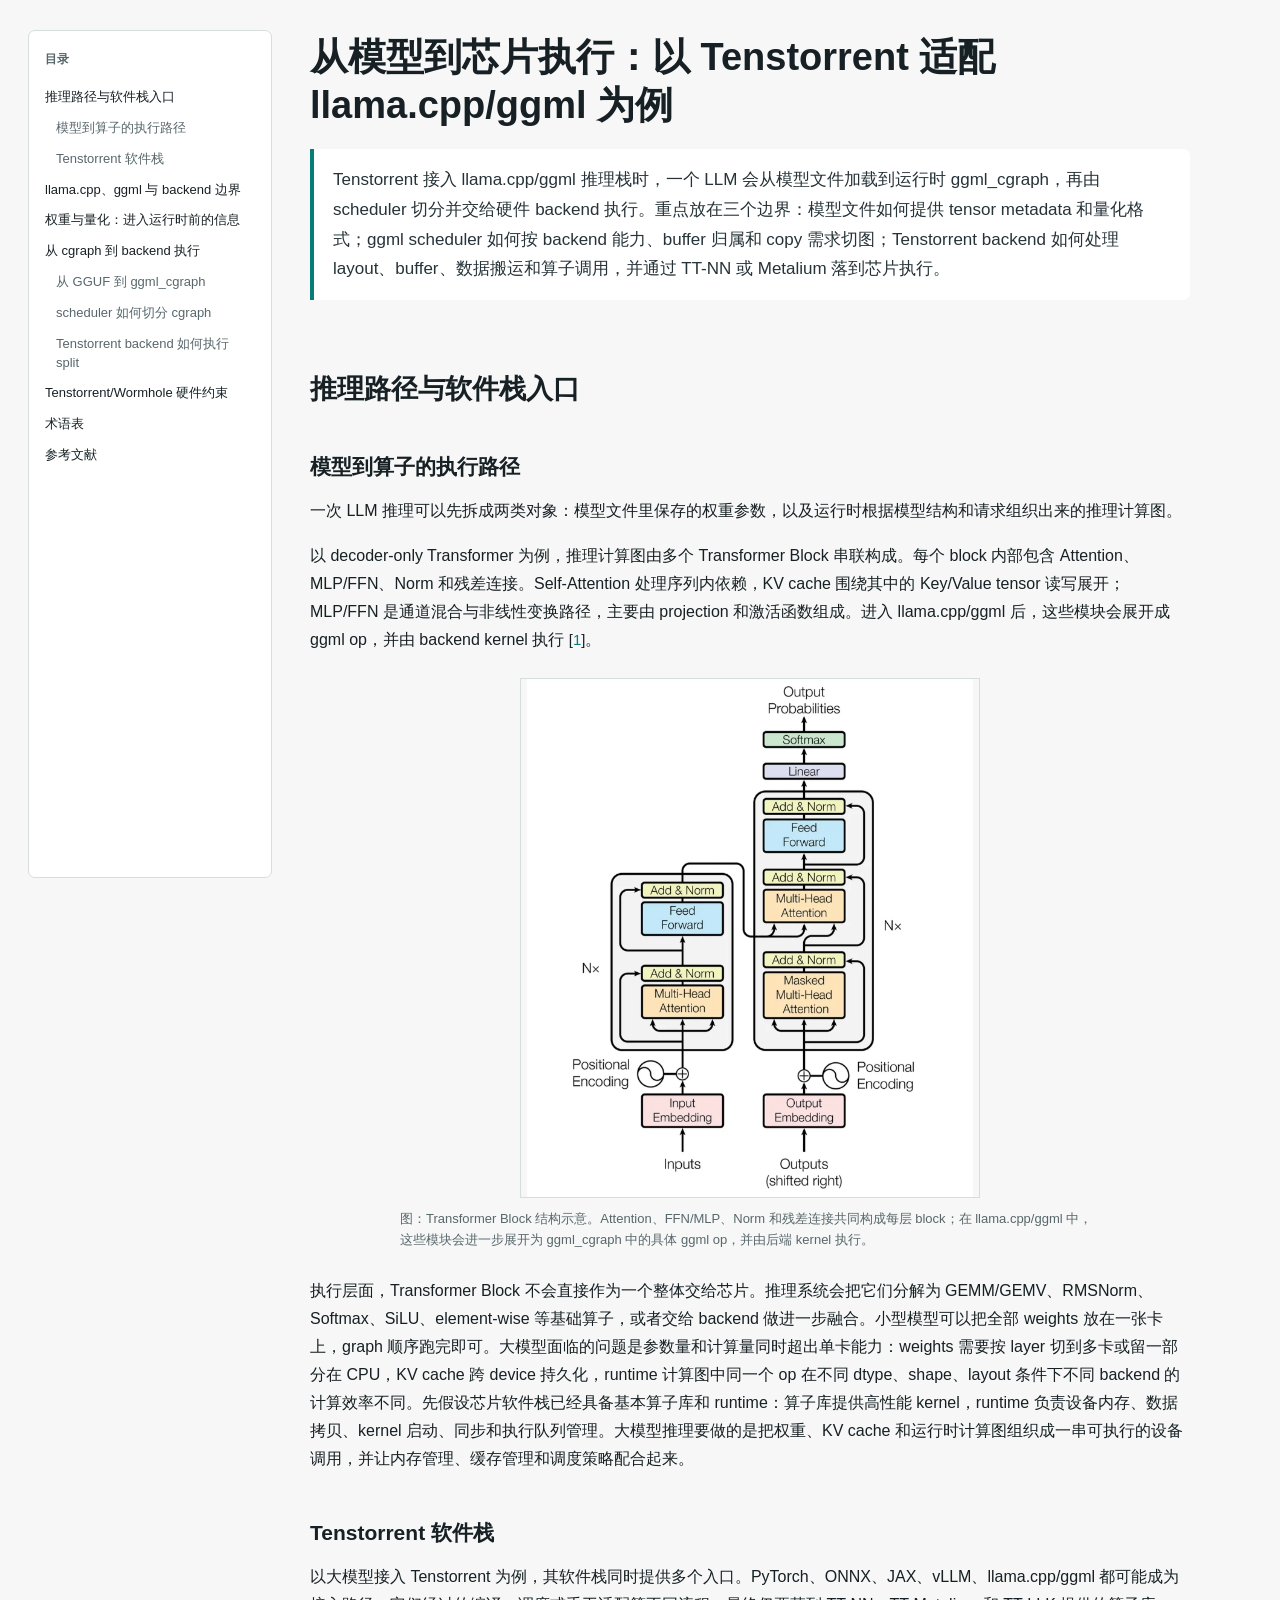
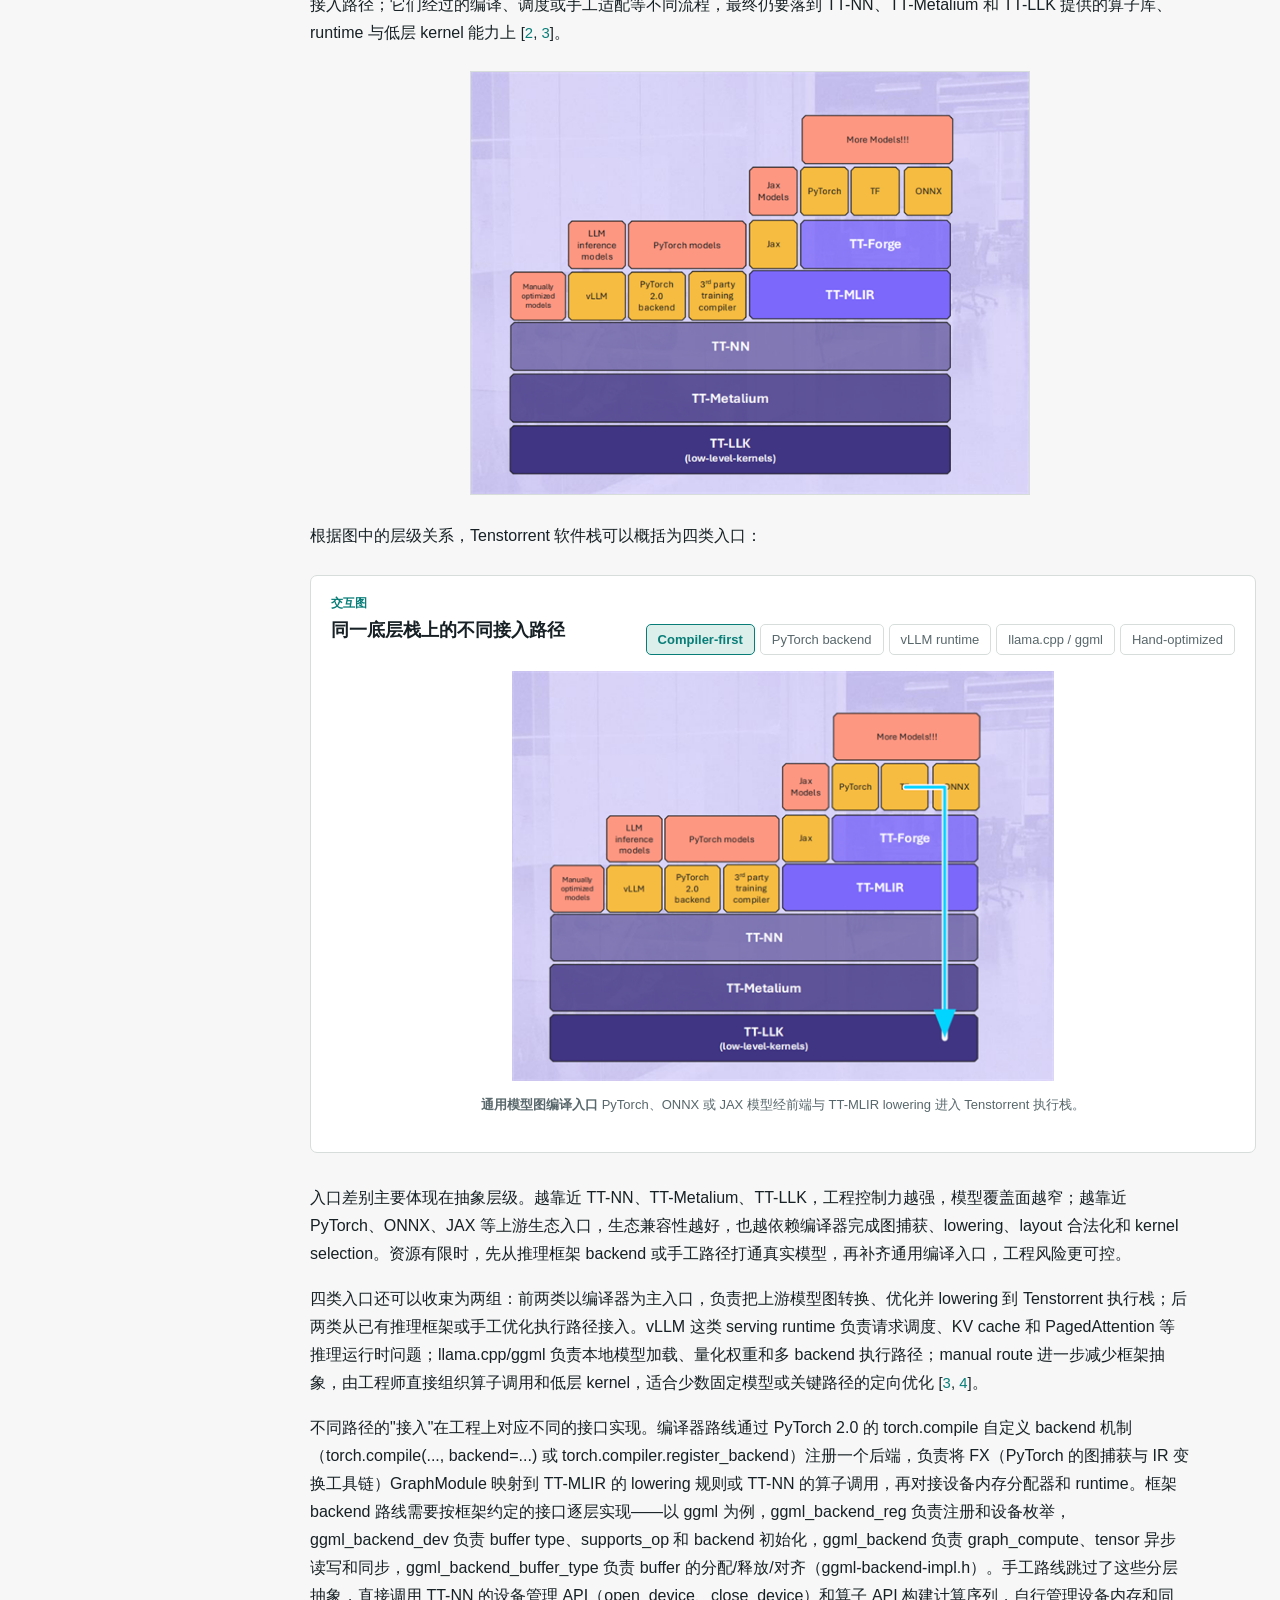
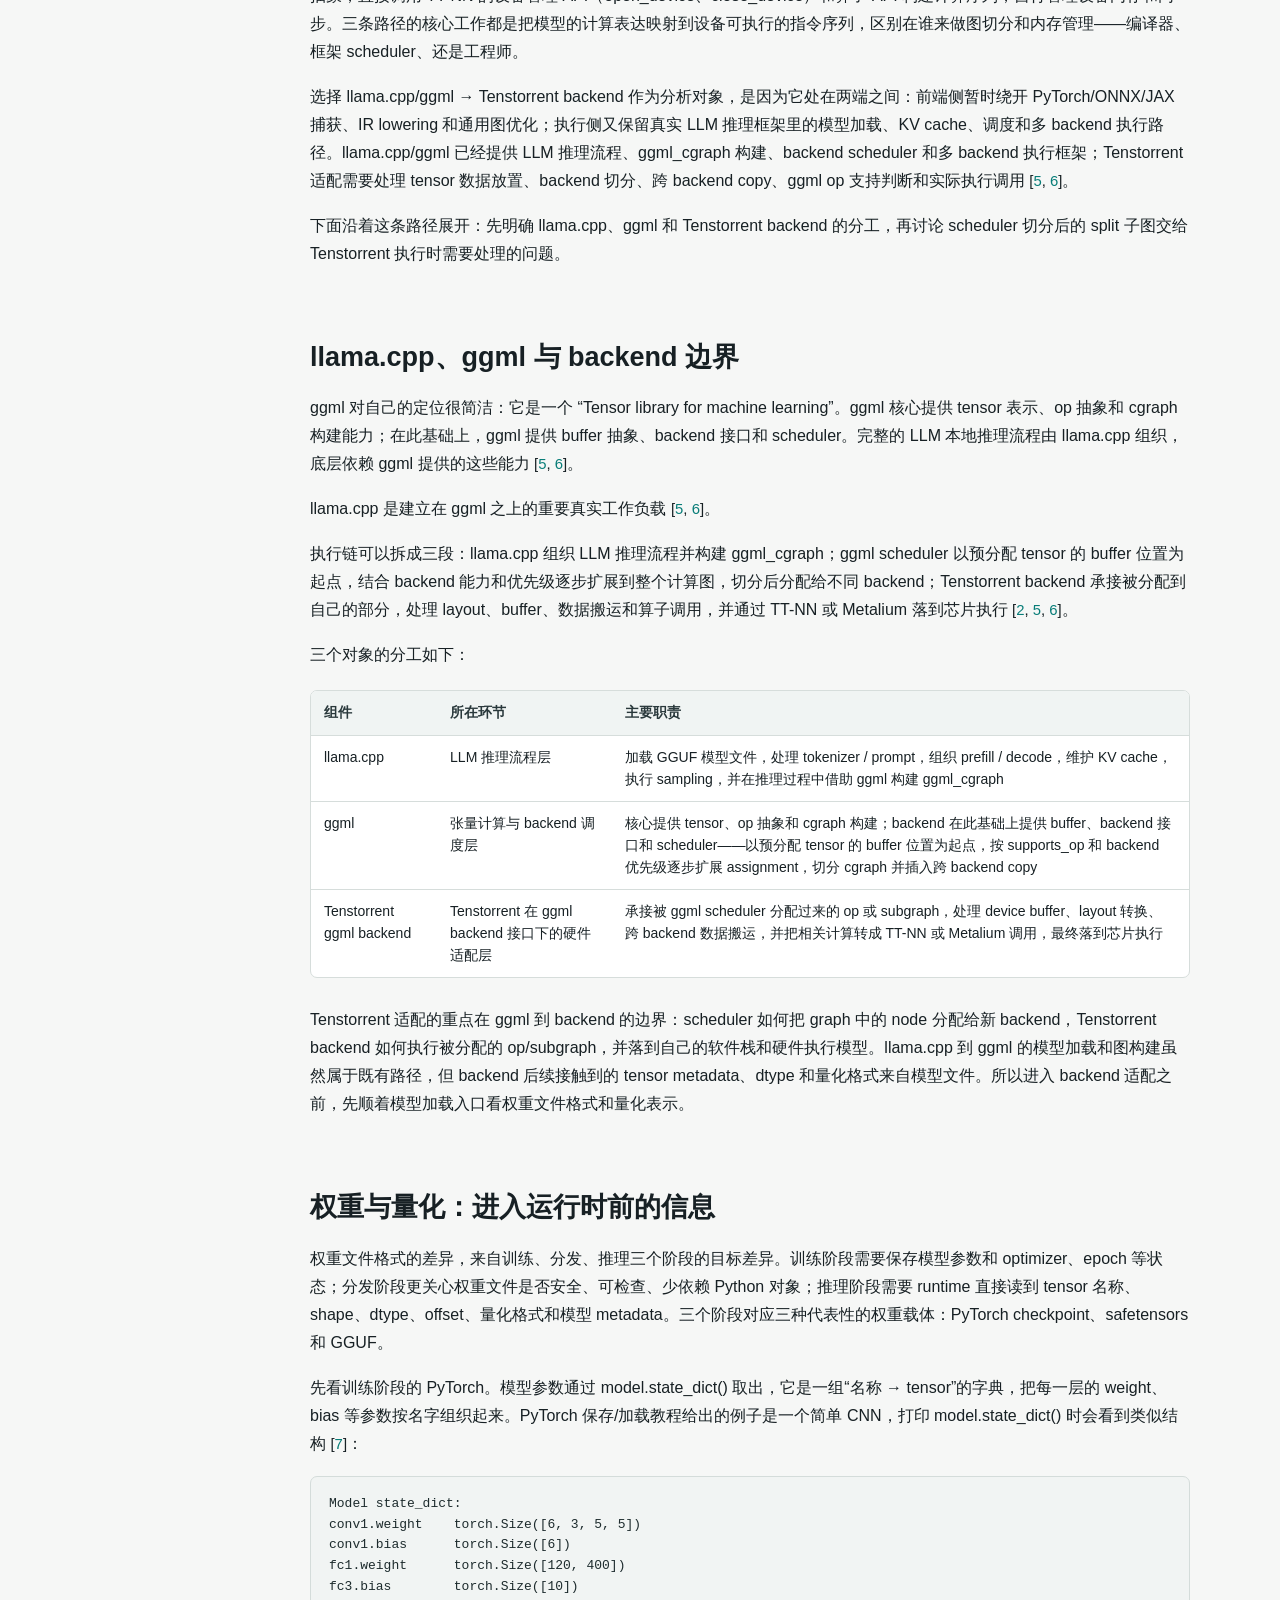
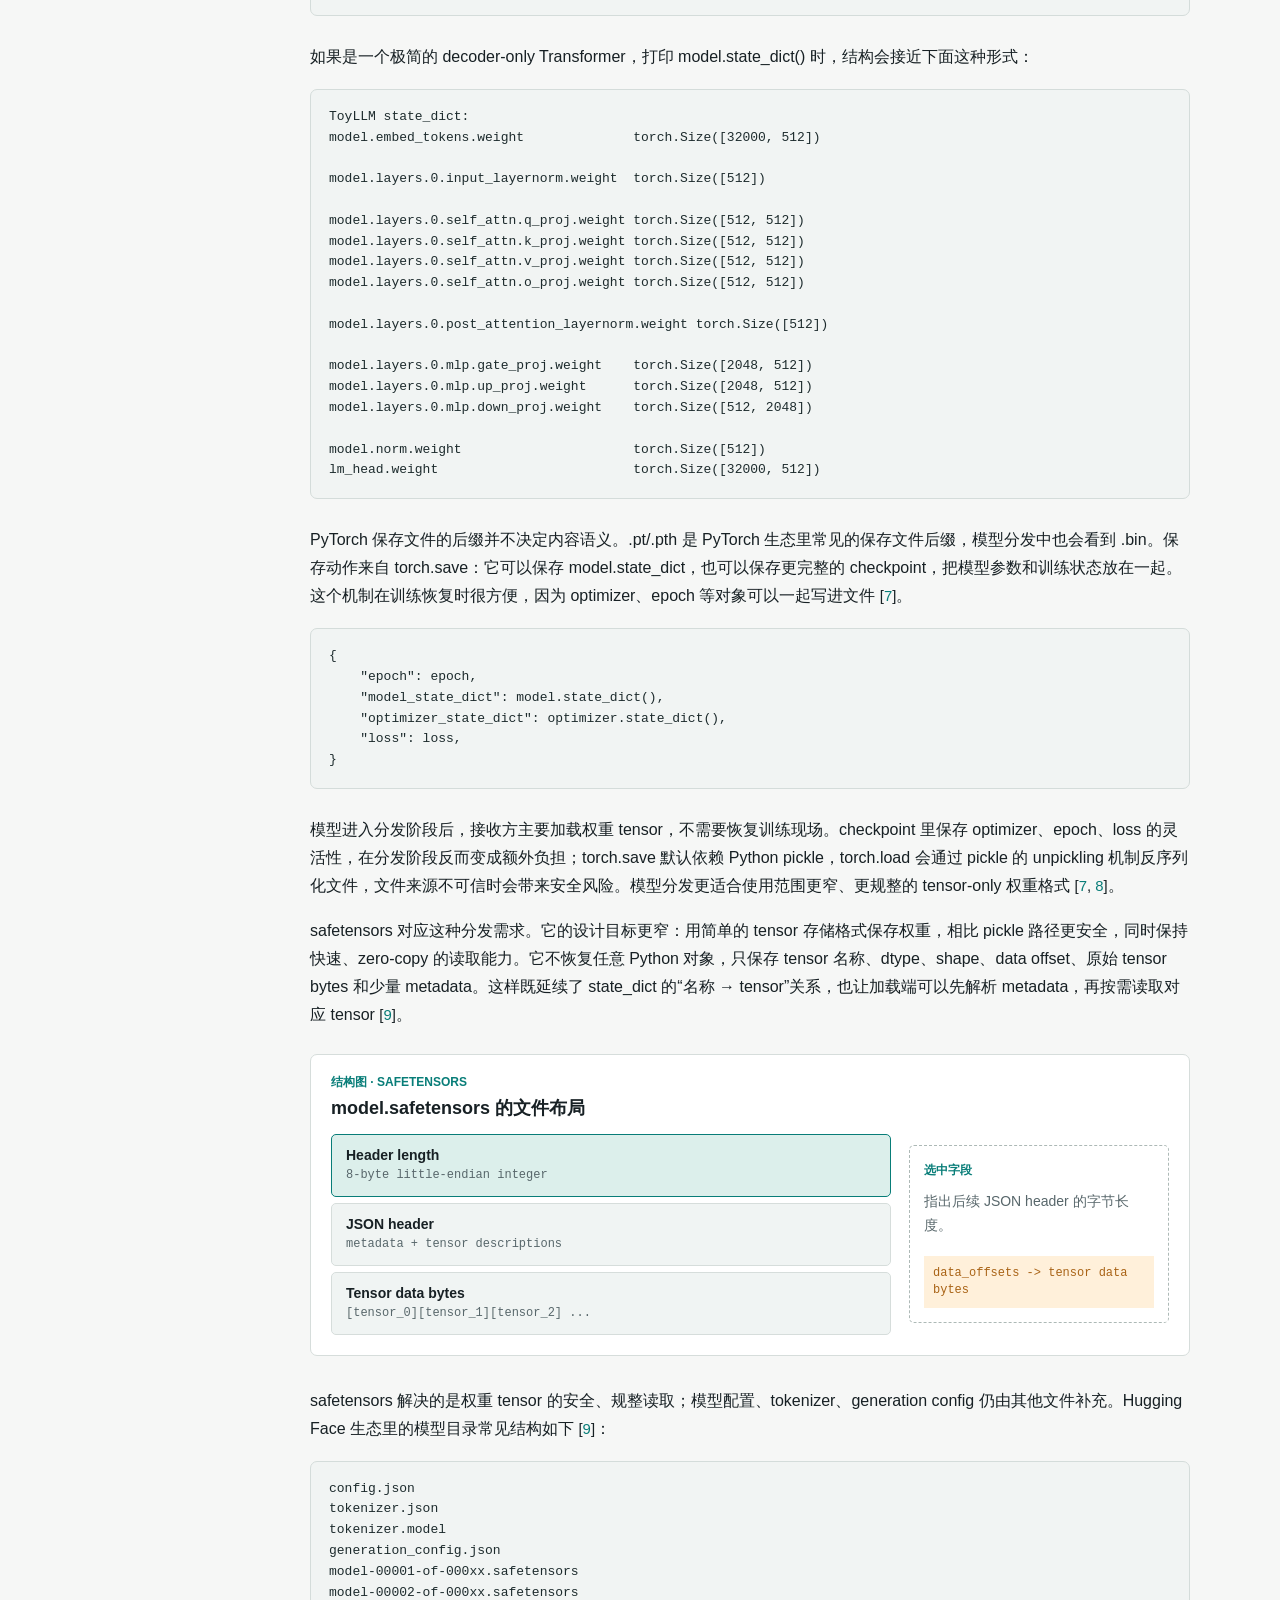
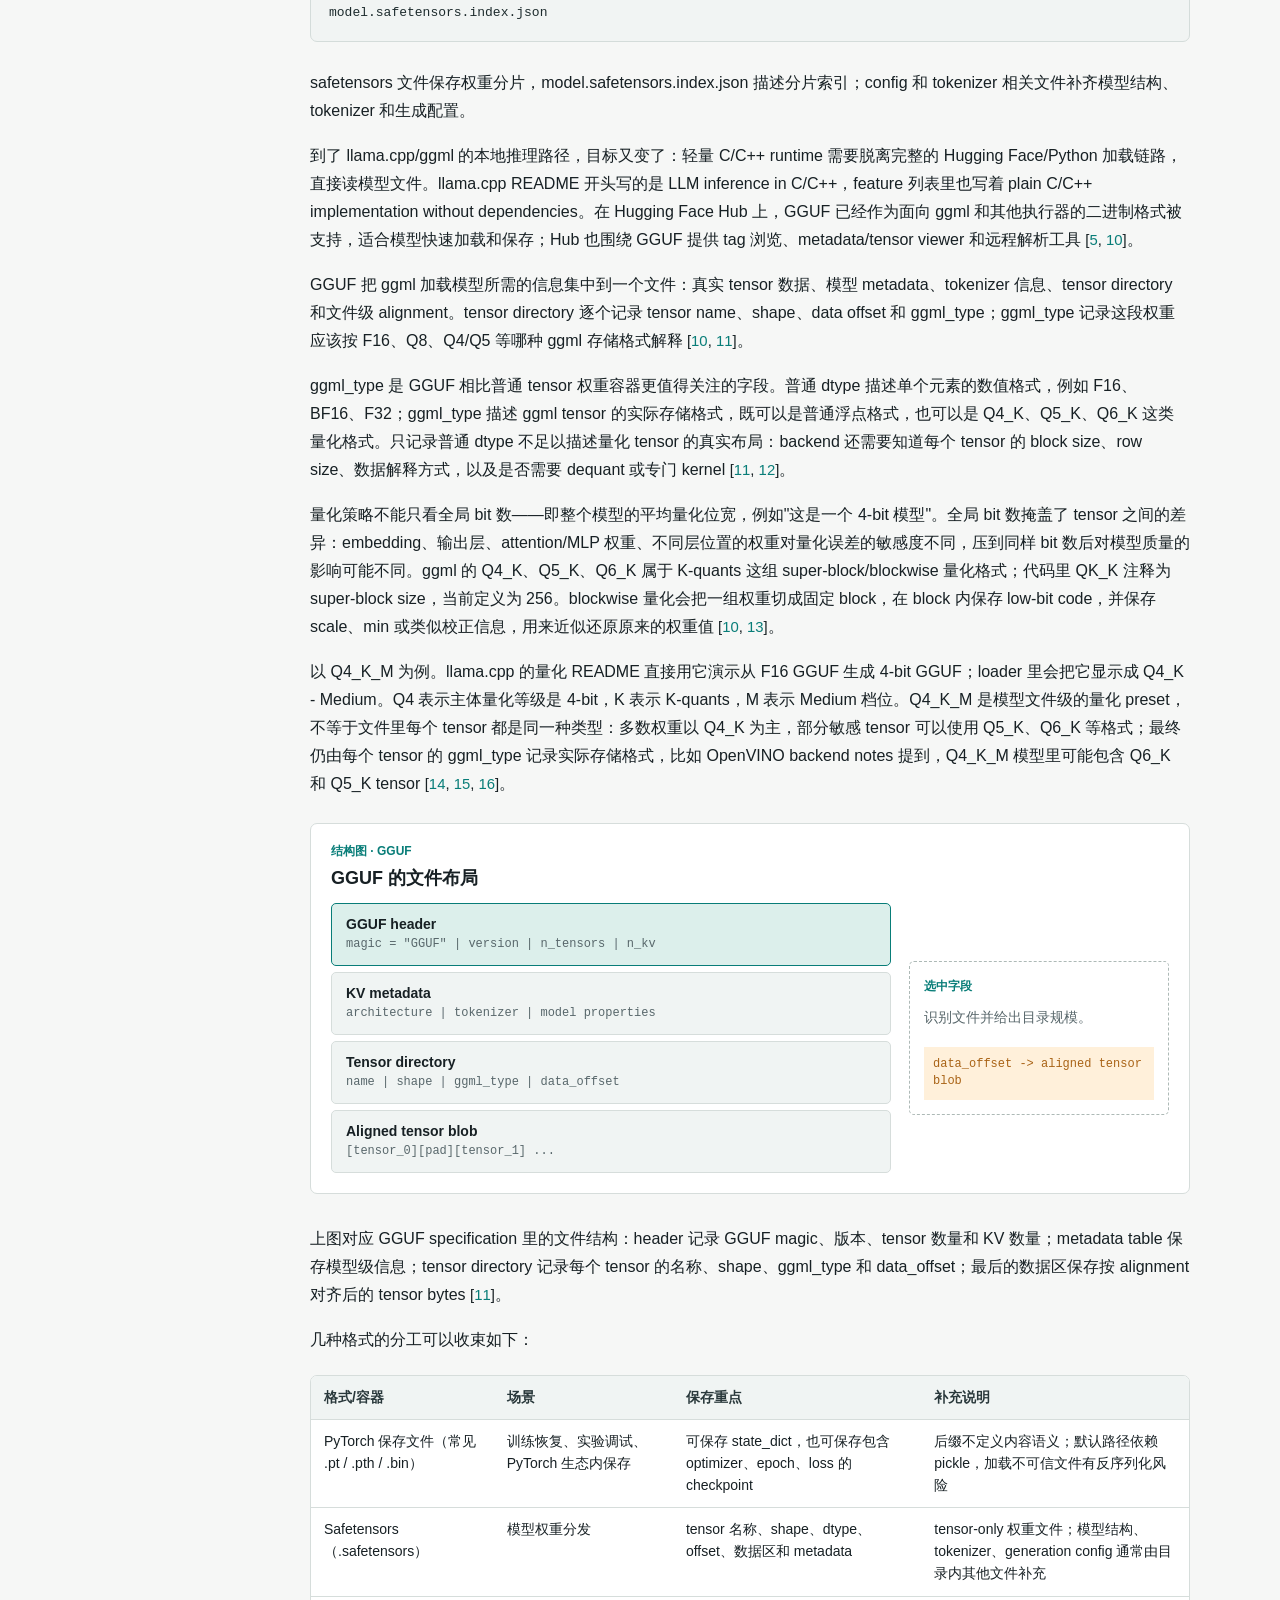
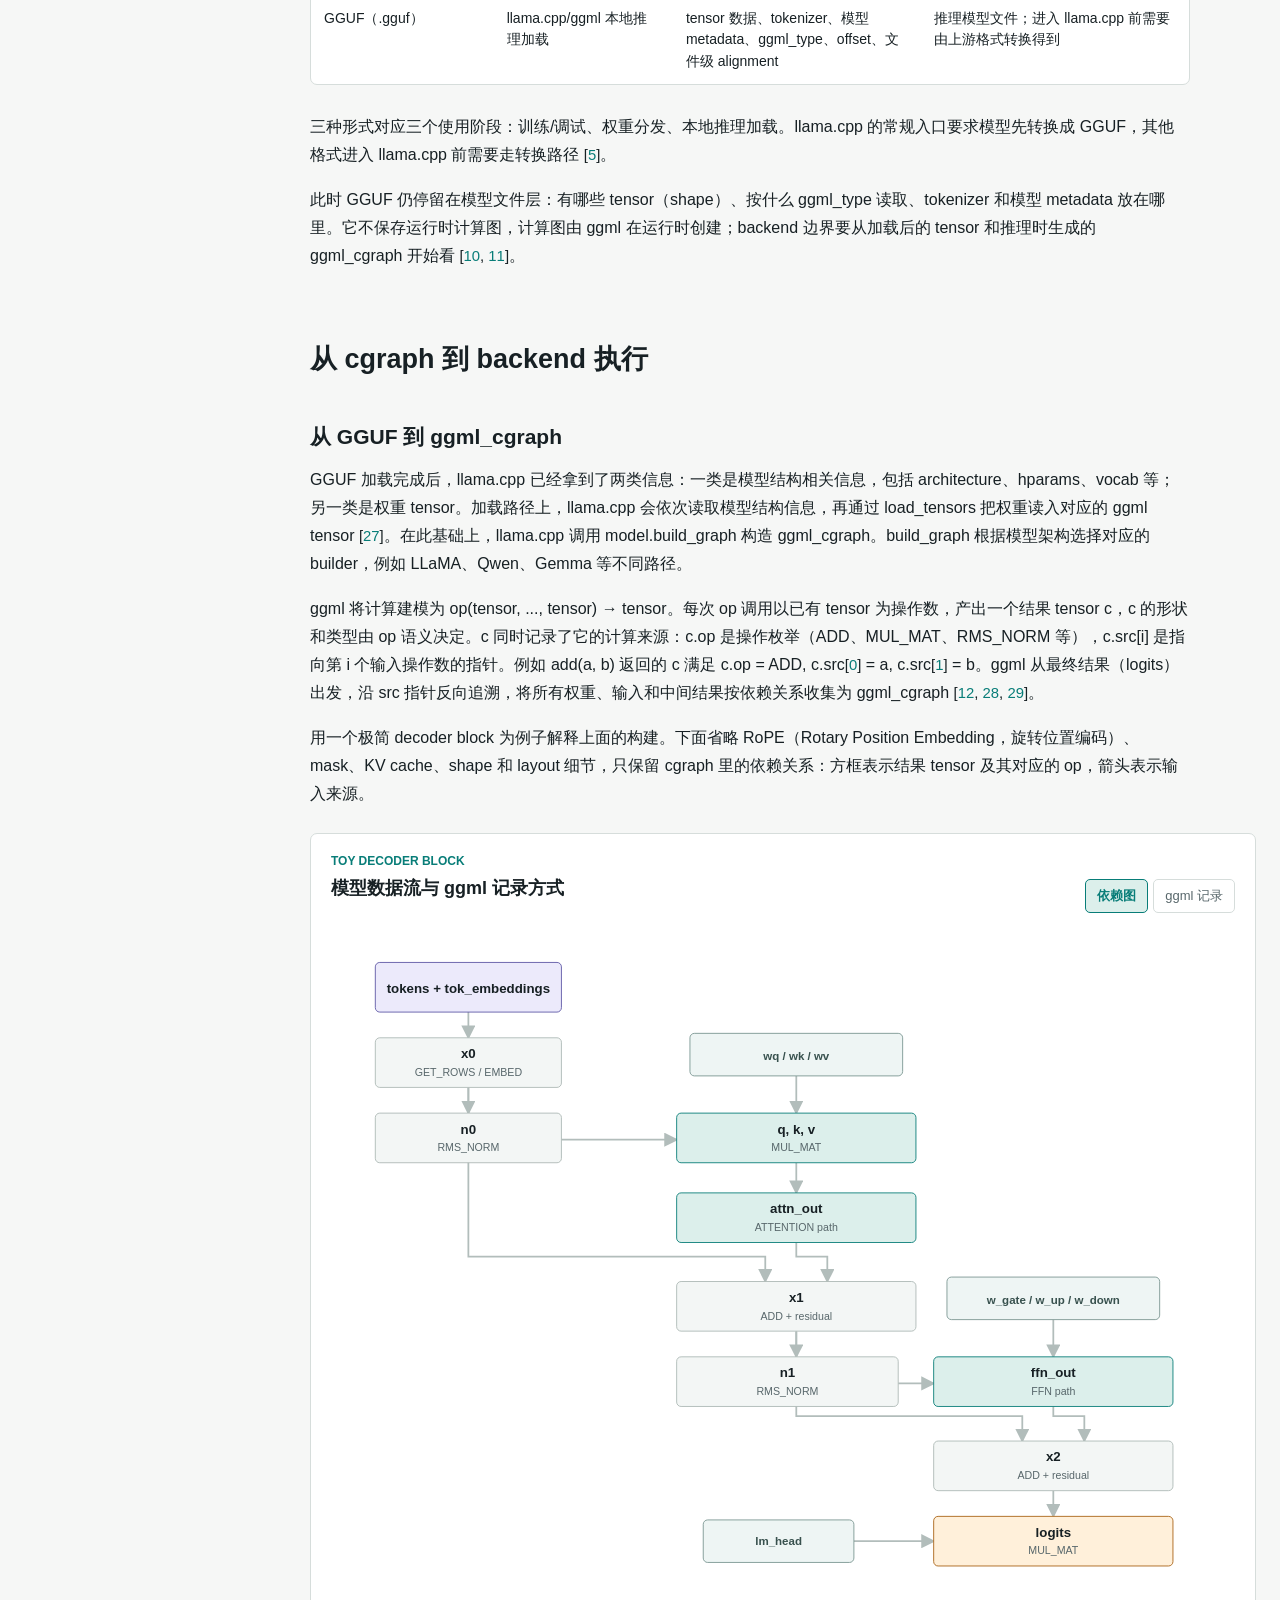
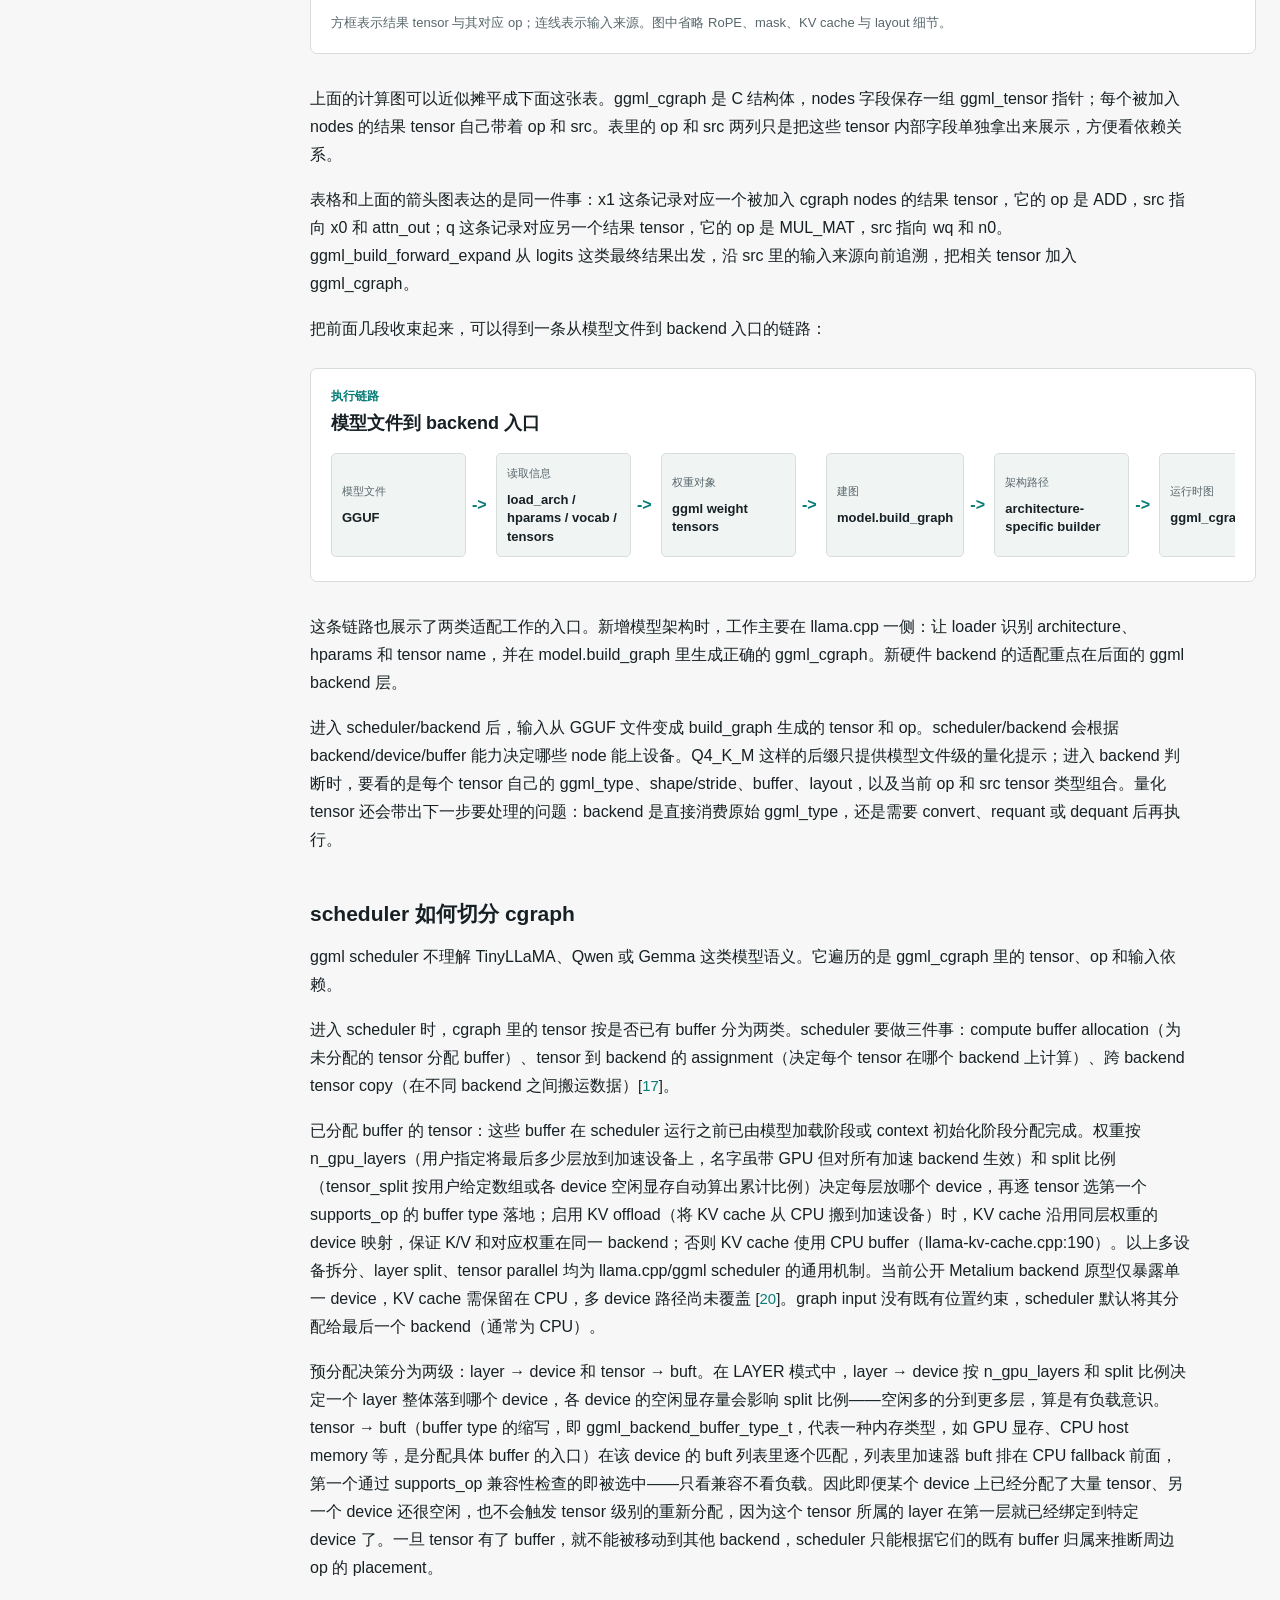
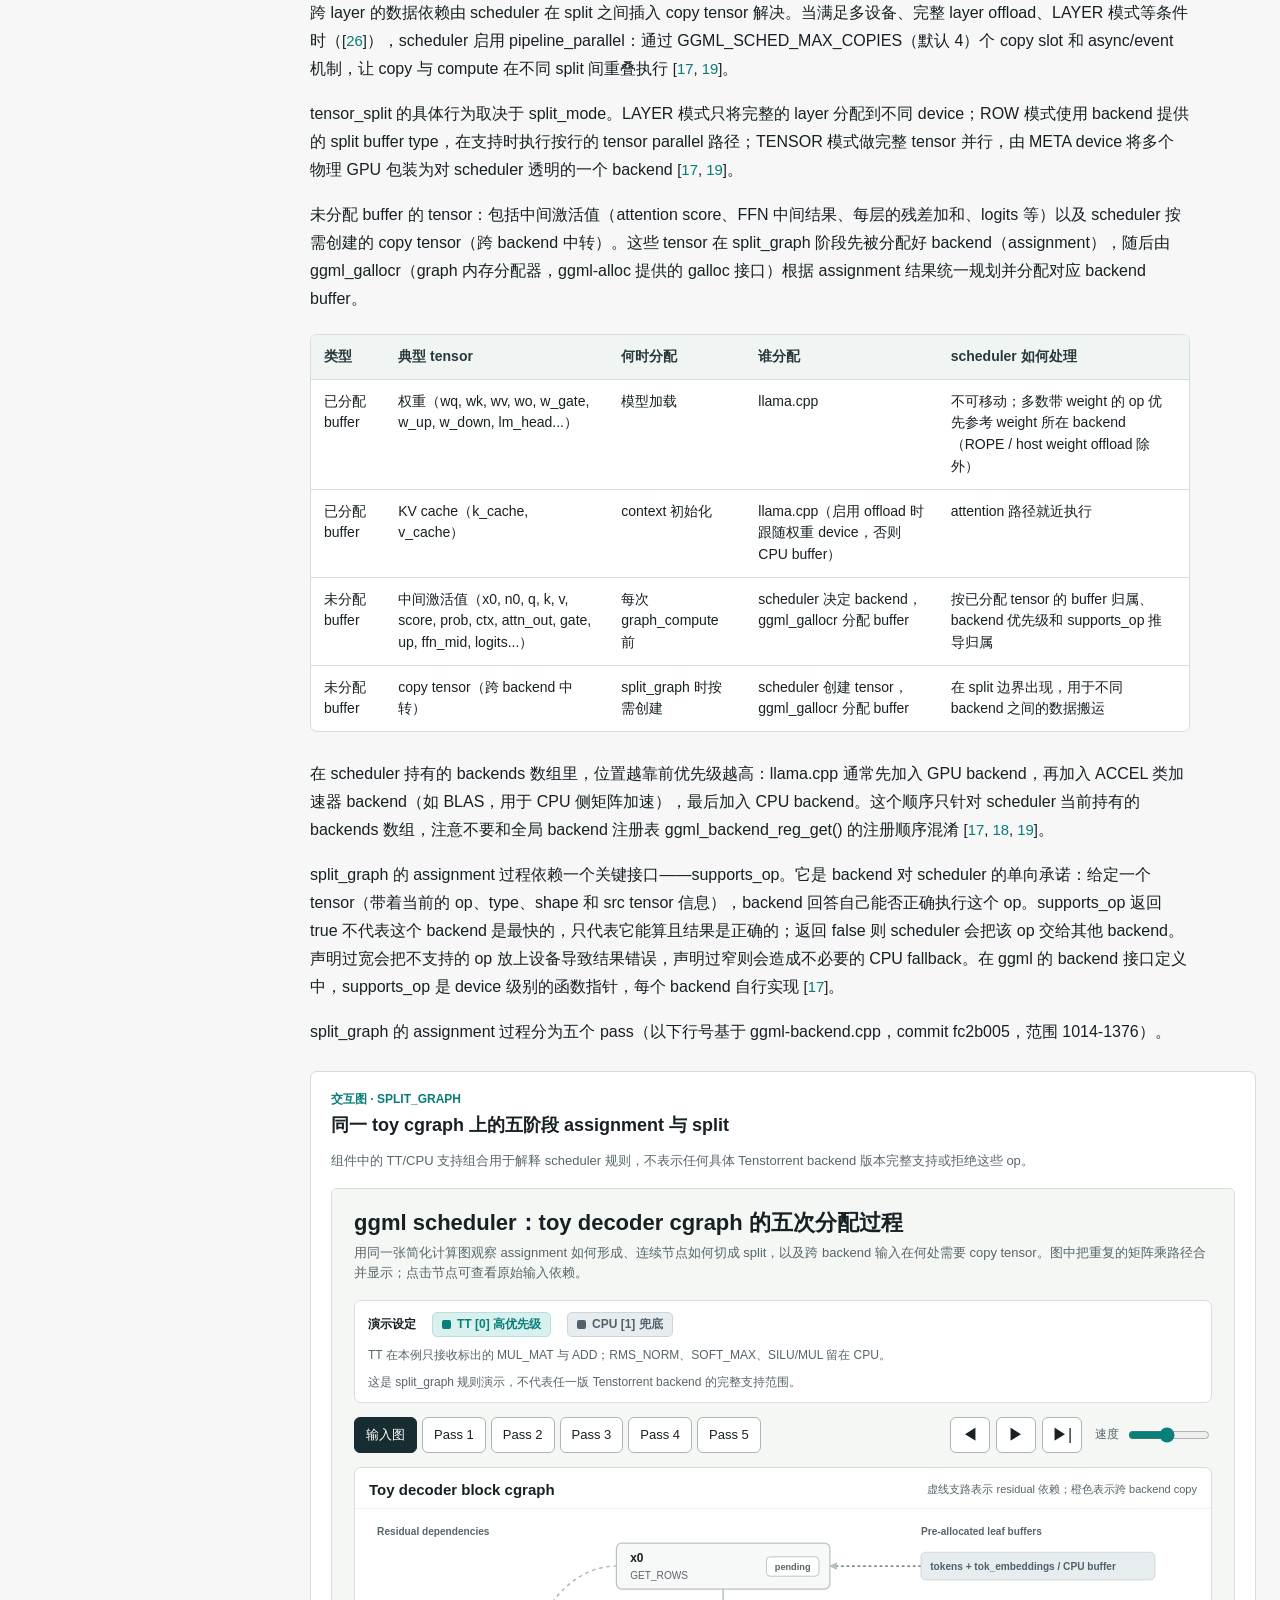
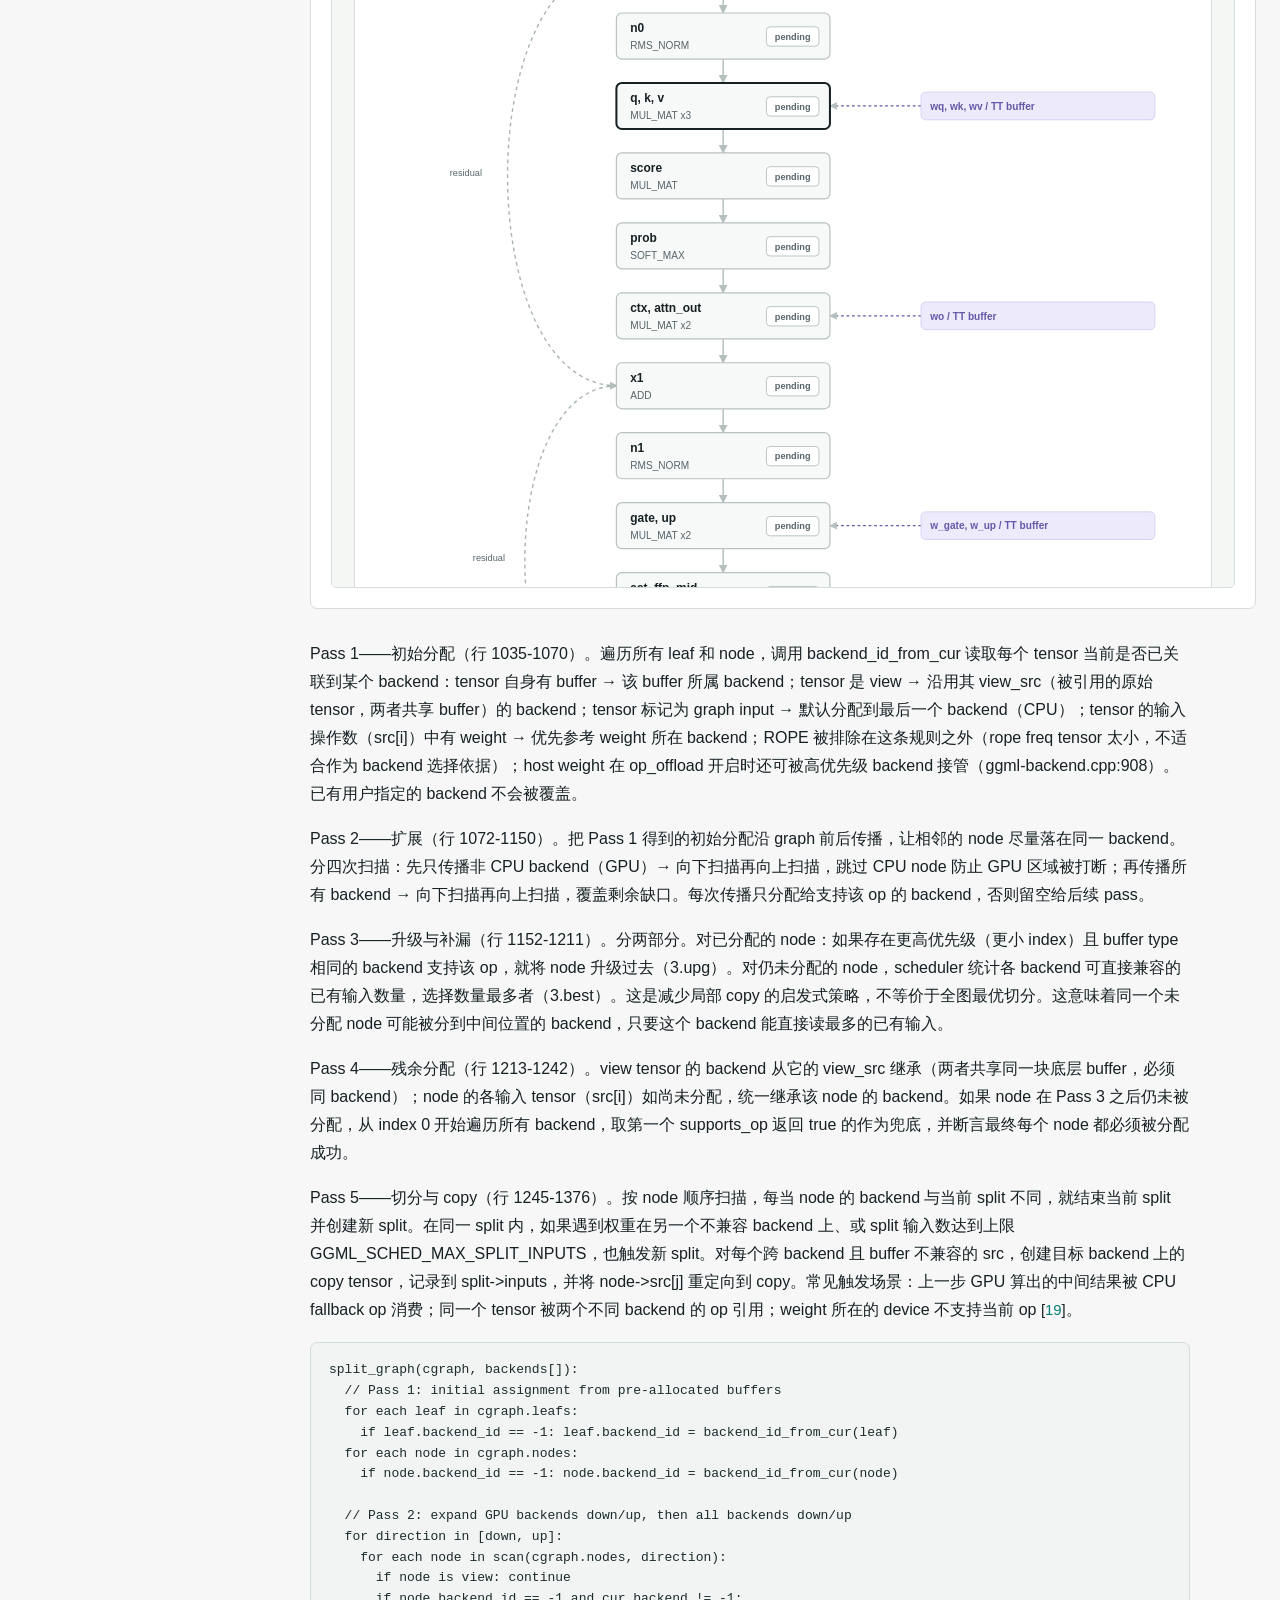
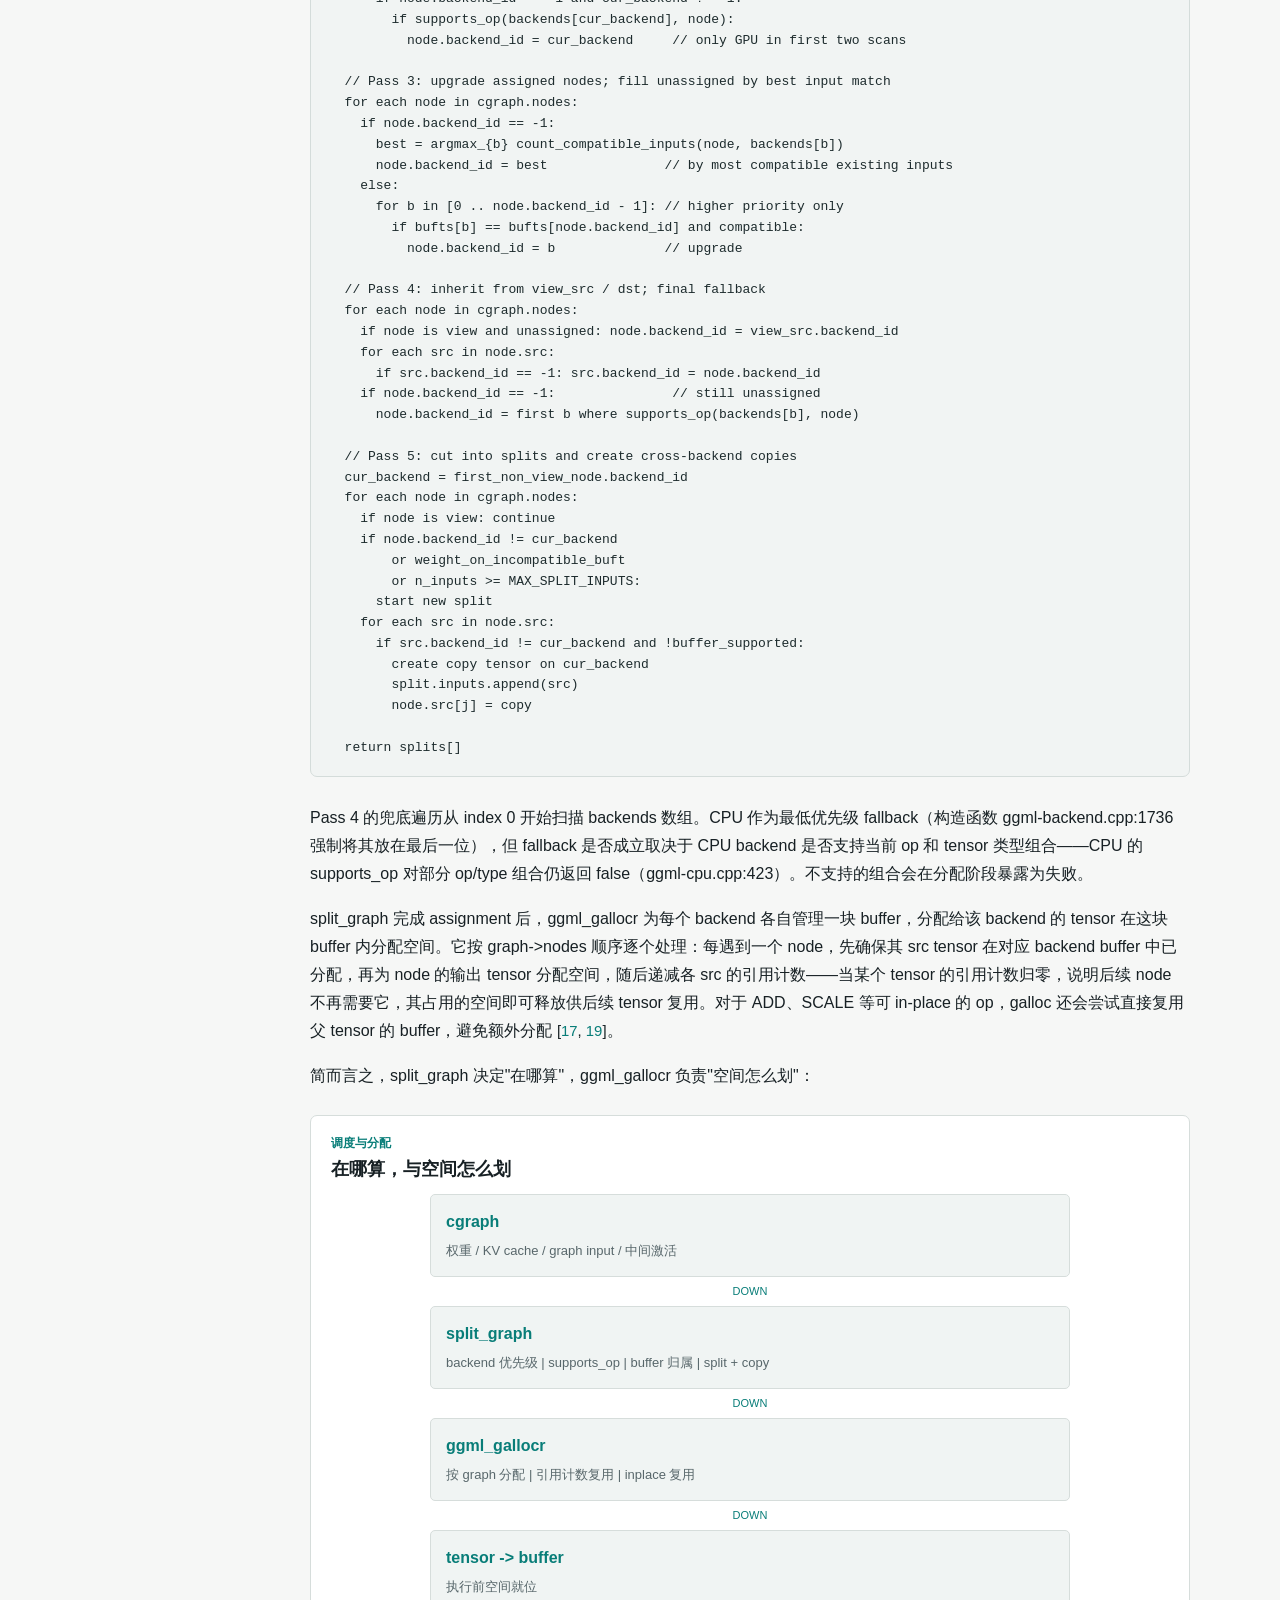
<file: posts/ggml-llamacpp-tenstorrent/posts/tenstorrent-ggml-scheduler-integrated-report.html>
<!doctype html>
<html lang="zh-CN">
<head>
  <meta charset="utf-8">
  <meta name="viewport" content="width=device-width, initial-scale=1">
  <title>从模型到芯片执行：以 Tenstorrent 适配 llama.cpp/ggml 为例</title>
  <style>
    :root {
      --bg: #f6f7f6;
      --surface: #ffffff;
      --surface-alt: #f0f4f3;
      --ink: #172024;
      --muted: #58676b;
      --line: #d6dddb;
      --line-strong: #adb9b6;
      --teal: #087d78;
      --teal-soft: #dcefeb;
      --amber: #a96316;
      --amber-soft: #fff0da;
      --purple: #5d57a5;
      --purple-soft: #eceafb;
      --radius: 7px;
      --reading: 880px;
      --wide: 1140px;
      font-family: "Segoe UI", "Microsoft YaHei", Arial, sans-serif;
      letter-spacing: 0;
    }
    * { box-sizing: border-box; }
    html { scroll-behavior: smooth; }
    body { margin: 0; color: var(--ink); background: var(--bg); font-size: 16px; line-height: 1.75; overflow-x: hidden; }
    a { color: var(--teal); text-decoration: none; }
    a:hover { text-decoration: underline; }
    .shell { width: 100%; max-width: 1370px; margin: 0 auto; display: grid; grid-template-columns: 244px minmax(0, 1fr); gap: 38px; padding: 30px 28px 64px; }
    .toc { position: sticky; top: 26px; height: calc(100vh - 52px); overflow: auto; padding: 18px 16px; border: 1px solid var(--line); border-radius: var(--radius); background: var(--surface); }
    .toc-title { display: block; margin-bottom: 12px; color: var(--muted); font-size: 12px; font-weight: 700; text-transform: uppercase; }
    .toc-link { display: block; margin: 0 -8px; padding: 6px 8px; border-radius: 5px; color: var(--ink); font-size: 13px; line-height: 1.45; }
    .toc-link:hover { color: var(--teal); background: var(--surface-alt); text-decoration: none; }
    .toc-link.level-3 { padding-left: 19px; color: var(--muted); }
    article { width: 100%; max-width: var(--reading); min-width: 0; padding-bottom: 40px; overflow-wrap: break-word; }
    h1 { margin: 4px 0 20px; font-size: clamp(29px, 3vw, 38px); line-height: 1.25; font-weight: 700; }
    h2 { margin: 66px 0 19px; padding-top: 5px; font-size: 27px; line-height: 1.35; }
    h3 { margin: 45px 0 15px; font-size: 21px; line-height: 1.4; }
    h4 { margin: 3px 0 12px; font-size: 18px; line-height: 1.4; }
    .anchor { margin-left: 10px; color: var(--line-strong); font-size: .72em; opacity: 0; }
    h2:hover .anchor, h3:hover .anchor { opacity: 1; }
    p { margin: 0 0 17px; }
    blockquote { margin: 0 0 35px; padding: 16px 19px; border-left: 4px solid var(--teal); border-radius: 0 var(--radius) var(--radius) 0; background: var(--surface); color: #263338; font-size: 17px; }
    hr { border: 0; border-top: 1px solid var(--line); margin: 40px 0; }
    .citation { white-space: nowrap; font-size: .93em; }
    .citation a { color: var(--teal); }
    .media { margin: 24px auto 27px; text-align: center; }
    .media img { display: block; width: min(var(--preferred-width), 100%); max-height: 520px; object-fit: contain; margin: 0 auto; border: 1px solid var(--line); }
    figcaption { margin: 11px auto 0; max-width: 700px; color: var(--muted); font-size: 13px; line-height: 1.6; text-align: left; }
    .table-wrap { margin: 21px 0 28px; overflow-x: auto; border: 1px solid var(--line); border-radius: var(--radius); background: var(--surface); }
    table { width: 100%; border-collapse: collapse; min-width: 650px; font-size: 14px; line-height: 1.55; }
    th { text-align: left; color: #29383b; background: var(--surface-alt); font-weight: 650; }
    th, td { padding: 11px 13px; border-bottom: 1px solid var(--line); vertical-align: top; }
    tbody tr:last-child td { border-bottom: 0; }
    .code-block { margin: 18px 0 27px; overflow-x: auto; padding: 17px 18px; border: 1px solid #d4dcda; border-radius: var(--radius); background: #f1f4f3; color: #1d2b2d; font: 13px/1.6 Consolas, "Cascadia Mono", monospace; }
    .visual { max-width: 100%; margin: 25px 0 31px; padding: 20px; border: 1px solid var(--line); border-radius: var(--radius); background: var(--surface); overflow: hidden; }
    .wide { width: min(var(--wide), calc(100vw - 334px)); max-width: none; }
    .visual-label { color: var(--teal); font-size: 12px; line-height: 1.2; font-weight: 700; text-transform: uppercase; margin-bottom: 7px; }
    .visual-head { display: flex; flex-wrap: wrap; justify-content: space-between; align-items: end; gap: 15px; margin-bottom: 14px; }
    .tabs { display: flex; flex-wrap: wrap; gap: 5px; }
    .tabs button { padding: 7px 11px; border: 1px solid var(--line); border-radius: 5px; background: #fff; color: var(--muted); cursor: pointer; font-size: 13px; }
    .tabs button.active { border-color: var(--teal); background: var(--teal-soft); color: var(--teal); font-weight: 600; }
    .tab-panel { display: none; }
    .tab-panel.active { display: block; }
    .route-panel img { display: block; width: min(620px, 100%); max-height: 410px; object-fit: contain; margin: 3px auto 14px; }
    .route-panel figcaption { max-width: 760px; text-align: center; }
    .binary-grid { display: grid; grid-template-columns: minmax(280px, 1fr) 260px; gap: 18px; align-items: center; }
    .binary-stack { display: grid; gap: 6px; }
    .binary-block { text-align: left; width: 100%; display: grid; gap: 3px; padding: 12px 14px; border: 1px solid var(--line); border-radius: 5px; background: var(--surface-alt); cursor: pointer; }
    .binary-block strong { font-size: 14px; color: var(--ink); }
    .binary-block span { color: var(--muted); font: 12px/1.5 Consolas, monospace; }
    .binary-block.active { border-color: var(--teal); background: var(--teal-soft); }
    .binary-callout { min-height: 148px; padding: 14px; border: 1px dashed var(--line-strong); border-radius: 5px; color: var(--muted); font-size: 14px; }
    .callout-title { display: block; margin-bottom: 8px; color: var(--teal); font-size: 12px; font-weight: 700; }
    .binary-callout p { margin-bottom: 18px; }
    .offset-arrow { padding: 9px; background: var(--amber-soft); color: var(--amber); font: 12px/1.45 Consolas, monospace; }
    .cgraph-svg { width: 100%; height: auto; display: block; margin: 0 auto; }
    .cgraph-svg .flow-lines path { fill: none; stroke: #b2bdbb; stroke-width: 2; marker-end: url(#flow-arrow); }
    .cgraph-svg marker path { fill: #b2bdbb; }
    .cgraph-svg .node rect { fill: #f3f6f5; stroke: #aeb9b6; rx: 5; }
    .cgraph-svg .node.accent rect { fill: var(--teal-soft); stroke: var(--teal); }
    .cgraph-svg .node.source rect { fill: var(--purple-soft); stroke: var(--purple); }
    .cgraph-svg .node.weight rect { fill: #eef5f4; stroke: #7b9692; }
    .cgraph-svg .node.weight text { font-size: 13px; fill: #38514e; }
    .cgraph-svg .node.final rect { fill: var(--amber-soft); stroke: var(--amber); }
    .cgraph-svg .node text { text-anchor: middle; font-size: 15px; fill: var(--ink); font-weight: 600; }
    .cgraph-svg .node .op { fill: var(--muted); font-size: 12px; font-weight: 500; }
    .cgraph-svg .weight-labels text { fill: var(--teal); font-size: 12px; }
    .diagram-note { color: var(--muted); font-size: 13px; line-height: 1.6; margin: 12px 0 0; }
    .compact-table table { min-width: 500px; }
    .pipeline-track { display: flex; align-items: stretch; gap: 6px; overflow-x: auto; padding: 5px 0 4px; }
    .pipe-step { flex: 0 0 135px; display: grid; gap: 8px; align-content: center; min-height: 83px; padding: 10px; border: 1px solid var(--line); background: var(--surface-alt); border-radius: 5px; }
    .pipe-step span { color: var(--muted); font-size: 11px; }
    .pipe-step strong { font-size: 13px; line-height: 1.4; }
    .pipe-arrow { flex: 0 0 18px; display: grid; align-items: center; color: var(--teal); font-weight: bold; }
    .scheduler-frame iframe { display: block; width: 100%; height: 1000px; margin-top: 17px; border: 1px solid var(--line); border-radius: 5px; background: #f5f7f5; }
    .allocation-track { max-width: 640px; margin: 12px auto 0; display: grid; justify-items: stretch; }
    .allocation-step { padding: 13px 15px; border: 1px solid var(--line); border-radius: 5px; background: var(--surface-alt); display: grid; gap: 4px; }
    .allocation-step strong { color: var(--teal); }
    .allocation-step span { color: var(--muted); font-size: 13px; }
    .vertical-arrow { height: 29px; color: var(--teal); text-align: center; font-size: 11px; line-height: 29px; text-transform: uppercase; }
    .verification-list { margin: 21px 0 27px; display: grid; gap: 7px; }
    .verification-list div { display: flex; gap: 13px; padding: 11px 13px; border: 1px solid var(--line); border-radius: 5px; background: var(--surface); }
    .verification-list span { color: var(--teal); font-weight: 700; font-variant-numeric: tabular-nums; }
    .references { margin: 12px 0; padding-left: 29px; font-size: 14px; line-height: 1.65; }
    .references li { padding: 4px 0 4px 5px; }
    @media (max-width: 1060px) {
      .shell { display: block; max-width: 930px; padding: 18px 18px 50px; }
      .toc { position: static; height: auto; margin-bottom: 34px; display: block; }
      .toc-title { width: auto; }
      .toc-link.level-3 { padding-left: 19px; }
      article { max-width: none; }
      .wide { width: 100%; }
    }
    @media (max-width: 680px) {
      body { font-size: 15px; }
      h1 { font-size: 27px; overflow-wrap: anywhere; }
      h2 { font-size: 23px; margin-top: 50px; }
      .visual { padding: 14px; }
      .binary-grid { grid-template-columns: 1fr; }
      .scheduler-frame iframe { height: 880px; }
      .media img { max-height: 360px; }
    }
  </style>
</head>
<body>
  <div class="shell">
    <nav class="toc" aria-label="目录">
      <span class="toc-title">目录</span>
      <a class="toc-link level-2" href="#推理路径与软件栈入口">推理路径与软件栈入口</a><a class="toc-link level-3" href="#模型到算子的执行路径">模型到算子的执行路径</a><a class="toc-link level-3" href="#tenstorrent-软件栈">Tenstorrent 软件栈</a><a class="toc-link level-2" href="#llama.cpp-ggml-与-backend-边界">llama.cpp、ggml 与 backend 边界</a><a class="toc-link level-2" href="#权重与量化-进入运行时前的信息">权重与量化：进入运行时前的信息</a><a class="toc-link level-2" href="#从-cgraph-到-backend-执行">从 cgraph 到 backend 执行</a><a class="toc-link level-3" href="#从-gguf-到-ggml_cgraph">从 GGUF 到 ggml_cgraph</a><a class="toc-link level-3" href="#scheduler-如何切分-cgraph">scheduler 如何切分 cgraph</a><a class="toc-link level-3" href="#tenstorrent-backend-如何执行-split">Tenstorrent backend 如何执行 split</a><a class="toc-link level-2" href="#tenstorrent-wormhole-硬件约束">Tenstorrent/Wormhole 硬件约束</a><a class="toc-link level-2" href="#术语表">术语表</a><a class="toc-link level-2" href="#参考文献">参考文献</a>
    </nav>
    <article>
      <h1 id="从模型到芯片执行-以-tenstorrent-适配-llama.cpp-ggml-为例">从模型到芯片执行：以 Tenstorrent 适配 llama.cpp/ggml 为例</h1>
<blockquote>Tenstorrent 接入 llama.cpp/ggml 推理栈时，一个 LLM 会从模型文件加载到运行时 ggml_cgraph，再由 scheduler 切分并交给硬件 backend 执行。重点放在三个边界：模型文件如何提供 tensor metadata 和量化格式；ggml scheduler 如何按 backend 能力、buffer 归属和 copy 需求切图；Tenstorrent backend 如何处理 layout、buffer、数据搬运和算子调用，并通过 TT-NN 或 Metalium 落到芯片执行。</blockquote>
<h2 id="推理路径与软件栈入口">推理路径与软件栈入口<a class="anchor" href="#推理路径与软件栈入口" aria-label="链接到本节">#</a></h2>
<h3 id="模型到算子的执行路径">模型到算子的执行路径<a class="anchor" href="#模型到算子的执行路径" aria-label="链接到本节">#</a></h3>
<p>一次 LLM 推理可以先拆成两类对象：模型文件里保存的权重参数，以及运行时根据模型结构和请求组织出来的推理计算图。</p>
<p>以 decoder-only Transformer 为例，推理计算图由多个 Transformer Block 串联构成。每个 block 内部包含 Attention、MLP/FFN、Norm 和残差连接。Self-Attention 处理序列内依赖，KV cache 围绕其中的 Key/Value tensor 读写展开；MLP/FFN 是通道混合与非线性变换路径，主要由 projection 和激活函数组成。进入 llama.cpp/ggml 后，这些模块会展开成 ggml op，并由 backend kernel 执行 <span class="citation">[<a href="#ref-1">1</a>]</span>。</p>
<figure class="media"><img src="./pics/transformer-arch.jpg" alt="Transformer block architecture with attention and feed-forward sublayers" style="--preferred-width:460px"><figcaption>图：Transformer Block 结构示意。Attention、FFN/MLP、Norm 和残差连接共同构成每层 block；在 llama.cpp/ggml 中，这些模块会进一步展开为 ggml_cgraph 中的具体 ggml op，并由后端 kernel 执行。</figcaption></figure>
<p>执行层面，Transformer Block 不会直接作为一个整体交给芯片。推理系统会把它们分解为 GEMM/GEMV、RMSNorm、Softmax、SiLU、element-wise 等基础算子，或者交给 backend 做进一步融合。小型模型可以把全部 weights 放在一张卡上，graph 顺序跑完即可。大模型面临的问题是参数量和计算量同时超出单卡能力：weights 需要按 layer 切到多卡或留一部分在 CPU，KV cache 跨 device 持久化，runtime 计算图中同一个 op 在不同 dtype、shape、layout 条件下不同 backend 的计算效率不同。先假设芯片软件栈已经具备基本算子库和 runtime：算子库提供高性能 kernel，runtime 负责设备内存、数据拷贝、kernel 启动、同步和执行队列管理。大模型推理要做的是把权重、KV cache 和运行时计算图组织成一串可执行的设备调用，并让内存管理、缓存管理和调度策略配合起来。</p>
<h3 id="tenstorrent-软件栈">Tenstorrent 软件栈<a class="anchor" href="#tenstorrent-软件栈" aria-label="链接到本节">#</a></h3>
<p>以大模型接入 Tenstorrent 为例，其软件栈同时提供多个入口。PyTorch、ONNX、JAX、vLLM、llama.cpp/ggml 都可能成为接入路径；它们经过的编译、调度或手工适配等不同流程，最终仍要落到 TT-NN、TT-Metalium 和 TT-LLK 提供的算子库、runtime 与低层 kernel 能力上 <span class="citation">[<a href="#ref-2">2</a>, <a href="#ref-3">3</a>]</span>。</p>
<figure class="media"><img src="./pics/ttsdk-overview-small.png" alt="Tenstorrent 软件栈：多入口统一到底层硬件栈" style="--preferred-width:560px"></figure>
<p>根据图中的层级关系，Tenstorrent 软件栈可以概括为四类入口：</p>

<section class="visual wide tab-component route-component" data-tab-component>
  <div class="visual-head">
    <div>
      <div class="visual-label">交互图</div>
      <h4>同一底层栈上的不同接入路径</h4>
    </div>
    <div class="tabs" role="tablist"><button type="button" role="tab" class="active" data-target="route-compiler" aria-selected="true">Compiler-first</button><button type="button" role="tab" class="" data-target="route-pytorch" aria-selected="false">PyTorch backend</button><button type="button" role="tab" class="" data-target="route-vllm" aria-selected="false">vLLM runtime</button><button type="button" role="tab" class="" data-target="route-ggml" aria-selected="false">llama.cpp / ggml</button><button type="button" role="tab" class="" data-target="route-manual" aria-selected="false">Hand-optimized</button></div>
  </div>
  
  <figure class="route-panel tab-panel active" id="route-compiler">
    <img src="./pics/ttsdk-path-compiler-first.png" alt="通用模型图编译入口">
    <figcaption><strong>通用模型图编译入口</strong> PyTorch、ONNX 或 JAX 模型经前端与 TT-MLIR lowering 进入 Tenstorrent 执行栈。</figcaption>
  </figure>
  <figure class="route-panel tab-panel " id="route-pytorch">
    <img src="./pics/ttsdk-path-pytorch-backend.png" alt="PyTorch 原生 backend 入口">
    <figcaption><strong>PyTorch 原生 backend 入口</strong> PyTorch 2.0 backend 捕获并分发图，后续落到 TT-MLIR 或 TT-NN。</figcaption>
  </figure>
  <figure class="route-panel tab-panel " id="route-vllm">
    <img src="./pics/ttsdk-path-runtime-vllm.png" alt="服务型推理 runtime 入口">
    <figcaption><strong>服务型推理 runtime 入口</strong> vLLM 或推理服务负责请求调度与 KV cache，设备计算由 Tenstorrent 栈承接。</figcaption>
  </figure>
  <figure class="route-panel tab-panel " id="route-ggml">
    <img src="./pics/ttsdk-path-ggml-llamacpp.png" alt="本地量化推理 backend 入口">
    <figcaption><strong>本地量化推理 backend 入口</strong> llama.cpp/ggml 保留模型加载、量化和 scheduler 逻辑，Tenstorrent 实现新的硬件 backend。</figcaption>
  </figure>
  <figure class="route-panel tab-panel " id="route-manual">
    <img src="./pics/ttsdk-path-hand-optimized.png" alt="手工优化入口">
    <figcaption><strong>手工优化入口</strong> 固定模型或关键 kernel 可直接组织 TT-NN、TT-Metalium 与 TT-LLK 调用。</figcaption>
  </figure>
</section>
<p>入口差别主要体现在抽象层级。越靠近 TT-NN、TT-Metalium、TT-LLK，工程控制力越强，模型覆盖面越窄；越靠近 PyTorch、ONNX、JAX 等上游生态入口，生态兼容性越好，也越依赖编译器完成图捕获、lowering、layout 合法化和 kernel selection。资源有限时，先从推理框架 backend 或手工路径打通真实模型，再补齐通用编译入口，工程风险更可控。</p>
<p>四类入口还可以收束为两组：前两类以编译器为主入口，负责把上游模型图转换、优化并 lowering 到 Tenstorrent 执行栈；后两类从已有推理框架或手工优化执行路径接入。vLLM 这类 serving runtime 负责请求调度、KV cache 和 PagedAttention 等推理运行时问题；llama.cpp/ggml 负责本地模型加载、量化权重和多 backend 执行路径；manual route 进一步减少框架抽象，由工程师直接组织算子调用和低层 kernel，适合少数固定模型或关键路径的定向优化 <span class="citation">[<a href="#ref-3">3</a>, <a href="#ref-4">4</a>]</span>。</p>
<p>不同路径的&quot;接入&quot;在工程上对应不同的接口实现。编译器路线通过 PyTorch 2.0 的 torch.compile 自定义 backend 机制（torch.compile(..., backend=...) 或 torch.compiler.register_backend）注册一个后端，负责将 FX（PyTorch 的图捕获与 IR 变换工具链）GraphModule 映射到 TT-MLIR 的 lowering 规则或 TT-NN 的算子调用，再对接设备内存分配器和 runtime。框架 backend 路线需要按框架约定的接口逐层实现——以 ggml 为例，ggml_backend_reg 负责注册和设备枚举，ggml_backend_dev 负责 buffer type、supports_op 和 backend 初始化，ggml_backend 负责 graph_compute、tensor 异步读写和同步，ggml_backend_buffer_type 负责 buffer 的分配/释放/对齐（ggml-backend-impl.h）。手工路线跳过了这些分层抽象，直接调用 TT-NN 的设备管理 API（open_device、close_device）和算子 API 构建计算序列，自行管理设备内存和同步。三条路径的核心工作都是把模型的计算表达映射到设备可执行的指令序列，区别在谁来做图切分和内存管理——编译器、框架 scheduler、还是工程师。</p>
<p>选择 llama.cpp/ggml → Tenstorrent backend 作为分析对象，是因为它处在两端之间：前端侧暂时绕开 PyTorch/ONNX/JAX 捕获、IR lowering 和通用图优化；执行侧又保留真实 LLM 推理框架里的模型加载、KV cache、调度和多 backend 执行路径。llama.cpp/ggml 已经提供 LLM 推理流程、ggml_cgraph 构建、backend scheduler 和多 backend 执行框架；Tenstorrent 适配需要处理 tensor 数据放置、backend 切分、跨 backend copy、ggml op 支持判断和实际执行调用 <span class="citation">[<a href="#ref-5">5</a>, <a href="#ref-6">6</a>]</span>。</p>
<p>下面沿着这条路径展开：先明确 llama.cpp、ggml 和 Tenstorrent backend 的分工，再讨论 scheduler 切分后的 split 子图交给 Tenstorrent 执行时需要处理的问题。</p>
<h2 id="llama.cpp-ggml-与-backend-边界">llama.cpp、ggml 与 backend 边界<a class="anchor" href="#llama.cpp-ggml-与-backend-边界" aria-label="链接到本节">#</a></h2>
<p>ggml 对自己的定位很简洁：它是一个 “Tensor library for machine learning”。ggml 核心提供 tensor 表示、op 抽象和 cgraph 构建能力；在此基础上，ggml 提供 buffer 抽象、backend 接口和 scheduler。完整的 LLM 本地推理流程由 llama.cpp 组织，底层依赖 ggml 提供的这些能力 <span class="citation">[<a href="#ref-5">5</a>, <a href="#ref-6">6</a>]</span>。</p>
<p>llama.cpp 是建立在 ggml 之上的重要真实工作负载 <span class="citation">[<a href="#ref-5">5</a>, <a href="#ref-6">6</a>]</span>。</p>
<p>执行链可以拆成三段：llama.cpp 组织 LLM 推理流程并构建 ggml_cgraph；ggml scheduler 以预分配 tensor 的 buffer 位置为起点，结合 backend 能力和优先级逐步扩展到整个计算图，切分后分配给不同 backend；Tenstorrent backend 承接被分配到自己的部分，处理 layout、buffer、数据搬运和算子调用，并通过 TT-NN 或 Metalium 落到芯片执行 <span class="citation">[<a href="#ref-2">2</a>, <a href="#ref-5">5</a>, <a href="#ref-6">6</a>]</span>。</p>
<p>三个对象的分工如下：</p>
<div class="table-wrap"><table><thead><tr><th>组件</th><th>所在环节</th><th>主要职责</th></tr></thead><tbody><tr><td>llama.cpp</td><td>LLM 推理流程层</td><td>加载 GGUF 模型文件，处理 tokenizer / prompt，组织 prefill / decode，维护 KV cache，执行 sampling，并在推理过程中借助 ggml 构建 ggml_cgraph</td></tr><tr><td>ggml</td><td>张量计算与 backend 调度层</td><td>核心提供 tensor、op 抽象和 cgraph 构建；backend 在此基础上提供 buffer、backend 接口和 scheduler——以预分配 tensor 的 buffer 位置为起点，按 supports_op 和 backend 优先级逐步扩展 assignment，切分 cgraph 并插入跨 backend copy</td></tr><tr><td>Tenstorrent ggml backend</td><td>Tenstorrent 在 ggml backend 接口下的硬件适配层</td><td>承接被 ggml scheduler 分配过来的 op 或 subgraph，处理 device buffer、layout 转换、跨 backend 数据搬运，并把相关计算转成 TT-NN 或 Metalium 调用，最终落到芯片执行</td></tr></tbody></table></div>
<p>Tenstorrent 适配的重点在 ggml 到 backend 的边界：scheduler 如何把 graph 中的 node 分配给新 backend，Tenstorrent backend 如何执行被分配的 op/subgraph，并落到自己的软件栈和硬件执行模型。llama.cpp 到 ggml 的模型加载和图构建虽然属于既有路径，但 backend 后续接触到的 tensor metadata、dtype 和量化格式来自模型文件。所以进入 backend 适配之前，先顺着模型加载入口看权重文件格式和量化表示。</p>
<h2 id="权重与量化-进入运行时前的信息">权重与量化：进入运行时前的信息<a class="anchor" href="#权重与量化-进入运行时前的信息" aria-label="链接到本节">#</a></h2>
<p>权重文件格式的差异，来自训练、分发、推理三个阶段的目标差异。训练阶段需要保存模型参数和 optimizer、epoch 等状态；分发阶段更关心权重文件是否安全、可检查、少依赖 Python 对象；推理阶段需要 runtime 直接读到 tensor 名称、shape、dtype、offset、量化格式和模型 metadata。三个阶段对应三种代表性的权重载体：PyTorch checkpoint、safetensors 和 GGUF。</p>
<p>先看训练阶段的 PyTorch。模型参数通过 model.state_dict() 取出，它是一组“名称 → tensor”的字典，把每一层的 weight、bias 等参数按名字组织起来。PyTorch 保存/加载教程给出的例子是一个简单 CNN，打印 model.state_dict() 时会看到类似结构 <span class="citation">[<a href="#ref-7">7</a>]</span>：</p>
<pre class="code-block"><code>Model state_dict:
conv1.weight    torch.Size([6, 3, 5, 5])
conv1.bias      torch.Size([6])
fc1.weight      torch.Size([120, 400])
fc3.bias        torch.Size([10])</code></pre>
<p>如果是一个极简的 decoder-only Transformer，打印 model.state_dict() 时，结构会接近下面这种形式：</p>
<pre class="code-block"><code>ToyLLM state_dict:
model.embed_tokens.weight              torch.Size([32000, 512])

model.layers.0.input_layernorm.weight  torch.Size([512])

model.layers.0.self_attn.q_proj.weight torch.Size([512, 512])
model.layers.0.self_attn.k_proj.weight torch.Size([512, 512])
model.layers.0.self_attn.v_proj.weight torch.Size([512, 512])
model.layers.0.self_attn.o_proj.weight torch.Size([512, 512])

model.layers.0.post_attention_layernorm.weight torch.Size([512])

model.layers.0.mlp.gate_proj.weight    torch.Size([2048, 512])
model.layers.0.mlp.up_proj.weight      torch.Size([2048, 512])
model.layers.0.mlp.down_proj.weight    torch.Size([512, 2048])

model.norm.weight                      torch.Size([512])
lm_head.weight                         torch.Size([32000, 512])</code></pre>
<p>PyTorch 保存文件的后缀并不决定内容语义。.pt/.pth 是 PyTorch 生态里常见的保存文件后缀，模型分发中也会看到 .bin。保存动作来自 torch.save：它可以保存 model.state_dict，也可以保存更完整的 checkpoint，把模型参数和训练状态放在一起。这个机制在训练恢复时很方便，因为 optimizer、epoch 等对象可以一起写进文件 <span class="citation">[<a href="#ref-7">7</a>]</span>。</p>
<pre class="code-block"><code>{
    &quot;epoch&quot;: epoch,
    &quot;model_state_dict&quot;: model.state_dict(),
    &quot;optimizer_state_dict&quot;: optimizer.state_dict(),
    &quot;loss&quot;: loss,
}</code></pre>
<p>模型进入分发阶段后，接收方主要加载权重 tensor，不需要恢复训练现场。checkpoint 里保存 optimizer、epoch、loss 的灵活性，在分发阶段反而变成额外负担；torch.save 默认依赖 Python pickle，torch.load 会通过 pickle 的 unpickling 机制反序列化文件，文件来源不可信时会带来安全风险。模型分发更适合使用范围更窄、更规整的 tensor-only 权重格式 <span class="citation">[<a href="#ref-7">7</a>, <a href="#ref-8">8</a>]</span>。</p>
<p>safetensors 对应这种分发需求。它的设计目标更窄：用简单的 tensor 存储格式保存权重，相比 pickle 路径更安全，同时保持快速、zero-copy 的读取能力。它不恢复任意 Python 对象，只保存 tensor 名称、dtype、shape、data offset、原始 tensor bytes 和少量 metadata。这样既延续了 state_dict 的“名称 → tensor”关系，也让加载端可以先解析 metadata，再按需读取对应 tensor <span class="citation">[<a href="#ref-9">9</a>]</span>。</p>

<figure class="visual binary-component" data-binary>
  <div class="visual-label">结构图 · safetensors</div>
  <h4>model.safetensors 的文件布局</h4>
  <div class="binary-grid">
    <div class="binary-stack" role="list">
      <button type="button" class="binary-block active" data-description="指出后续 JSON header 的字节长度。">
        <strong>Header length</strong><span>8-byte little-endian integer</span>
      </button><button type="button" class="binary-block " data-description="保存名称、dtype、shape 与 data_offsets。">
        <strong>JSON header</strong><span>metadata + tensor descriptions</span>
      </button><button type="button" class="binary-block " data-description="data_offsets 指向这段连续数据区。">
        <strong>Tensor data bytes</strong><span>[tensor_0][tensor_1][tensor_2] ...</span>
      </button>
    </div>
    <div class="binary-callout">
      <span class="callout-title">选中字段</span>
      <p>指出后续 JSON header 的字节长度。</p>
      <div class="offset-arrow">data_offsets -> tensor data bytes</div>
    </div>
  </div>
</figure>
<p>safetensors 解决的是权重 tensor 的安全、规整读取；模型配置、tokenizer、generation config 仍由其他文件补充。Hugging Face 生态里的模型目录常见结构如下 <span class="citation">[<a href="#ref-9">9</a>]</span>：</p>
<pre class="code-block"><code>config.json
tokenizer.json
tokenizer.model
generation_config.json
model-00001-of-000xx.safetensors
model-00002-of-000xx.safetensors
model.safetensors.index.json</code></pre>
<p>safetensors 文件保存权重分片，model.safetensors.index.json 描述分片索引；config 和 tokenizer 相关文件补齐模型结构、tokenizer 和生成配置。</p>
<p>到了 llama.cpp/ggml 的本地推理路径，目标又变了：轻量 C/C++ runtime 需要脱离完整的 Hugging Face/Python 加载链路，直接读模型文件。llama.cpp README 开头写的是 LLM inference in C/C++，feature 列表里也写着 plain C/C++ implementation without dependencies。在 Hugging Face Hub 上，GGUF 已经作为面向 ggml 和其他执行器的二进制格式被支持，适合模型快速加载和保存；Hub 也围绕 GGUF 提供 tag 浏览、metadata/tensor viewer 和远程解析工具 <span class="citation">[<a href="#ref-5">5</a>, <a href="#ref-10">10</a>]</span>。</p>
<p>GGUF 把 ggml 加载模型所需的信息集中到一个文件：真实 tensor 数据、模型 metadata、tokenizer 信息、tensor directory 和文件级 alignment。tensor directory 逐个记录 tensor name、shape、data offset 和 ggml_type；ggml_type 记录这段权重应该按 F16、Q8、Q4/Q5 等哪种 ggml 存储格式解释 <span class="citation">[<a href="#ref-10">10</a>, <a href="#ref-11">11</a>]</span>。</p>
<p>ggml_type 是 GGUF 相比普通 tensor 权重容器更值得关注的字段。普通 dtype 描述单个元素的数值格式，例如 F16、BF16、F32；ggml_type 描述 ggml tensor 的实际存储格式，既可以是普通浮点格式，也可以是 Q4_K、Q5_K、Q6_K 这类量化格式。只记录普通 dtype 不足以描述量化 tensor 的真实布局：backend 还需要知道每个 tensor 的 block size、row size、数据解释方式，以及是否需要 dequant 或专门 kernel <span class="citation">[<a href="#ref-11">11</a>, <a href="#ref-12">12</a>]</span>。</p>
<p>量化策略不能只看全局 bit 数——即整个模型的平均量化位宽，例如&quot;这是一个 4-bit 模型&quot;。全局 bit 数掩盖了 tensor 之间的差异：embedding、输出层、attention/MLP 权重、不同层位置的权重对量化误差的敏感度不同，压到同样 bit 数后对模型质量的影响可能不同。ggml 的 Q4_K、Q5_K、Q6_K 属于 K-quants 这组 super-block/blockwise 量化格式；代码里 QK_K 注释为 super-block size，当前定义为 256。blockwise 量化会把一组权重切成固定 block，在 block 内保存 low-bit code，并保存 scale、min 或类似校正信息，用来近似还原原来的权重值 <span class="citation">[<a href="#ref-10">10</a>, <a href="#ref-13">13</a>]</span>。</p>
<p>以 Q4_K_M 为例。llama.cpp 的量化 README 直接用它演示从 F16 GGUF 生成 4-bit GGUF；loader 里会把它显示成 Q4_K - Medium。Q4 表示主体量化等级是 4-bit，K 表示 K-quants，M 表示 Medium 档位。Q4_K_M 是模型文件级的量化 preset，不等于文件里每个 tensor 都是同一种类型：多数权重以 Q4_K 为主，部分敏感 tensor 可以使用 Q5_K、Q6_K 等格式；最终仍由每个 tensor 的 ggml_type 记录实际存储格式，比如 OpenVINO backend notes 提到，Q4_K_M 模型里可能包含 Q6_K 和 Q5_K tensor <span class="citation">[<a href="#ref-14">14</a>, <a href="#ref-15">15</a>, <a href="#ref-16">16</a>]</span>。</p>

<figure class="visual binary-component" data-binary>
  <div class="visual-label">结构图 · GGUF</div>
  <h4>GGUF 的文件布局</h4>
  <div class="binary-grid">
    <div class="binary-stack" role="list">
      <button type="button" class="binary-block active" data-description="识别文件并给出目录规模。">
        <strong>GGUF header</strong><span>magic = "GGUF" | version | n_tensors | n_kv</span>
      </button><button type="button" class="binary-block " data-description="保存模型级属性与 tokenizer 信息。">
        <strong>KV metadata</strong><span>architecture | tokenizer | model properties</span>
      </button><button type="button" class="binary-block " data-description="逐 tensor 描述实际存储类型和位置。">
        <strong>Tensor directory</strong><span>name | shape | ggml_type | data_offset</span>
      </button><button type="button" class="binary-block " data-description="data_offset 指向按 alignment 放置的数据区。">
        <strong>Aligned tensor blob</strong><span>[tensor_0][pad][tensor_1] ...</span>
      </button>
    </div>
    <div class="binary-callout">
      <span class="callout-title">选中字段</span>
      <p>识别文件并给出目录规模。</p>
      <div class="offset-arrow">data_offset -> aligned tensor blob</div>
    </div>
  </div>
</figure>
<p>上图对应 GGUF specification 里的文件结构：header 记录 GGUF magic、版本、tensor 数量和 KV 数量；metadata table 保存模型级信息；tensor directory 记录每个 tensor 的名称、shape、ggml_type 和 data_offset；最后的数据区保存按 alignment 对齐后的 tensor bytes <span class="citation">[<a href="#ref-11">11</a>]</span>。</p>
<p>几种格式的分工可以收束如下：</p>
<div class="table-wrap"><table><thead><tr><th>格式/容器</th><th>场景</th><th>保存重点</th><th>补充说明</th></tr></thead><tbody><tr><td>PyTorch 保存文件（常见 .pt / .pth / .bin）</td><td>训练恢复、实验调试、PyTorch 生态内保存</td><td>可保存 state_dict，也可保存包含 optimizer、epoch、loss 的 checkpoint</td><td>后缀不定义内容语义；默认路径依赖 pickle，加载不可信文件有反序列化风险</td></tr><tr><td>Safetensors（.safetensors）</td><td>模型权重分发</td><td>tensor 名称、shape、dtype、offset、数据区和 metadata</td><td>tensor-only 权重文件；模型结构、tokenizer、generation config 通常由目录内其他文件补充</td></tr><tr><td>GGUF（.gguf）</td><td>llama.cpp/ggml 本地推理加载</td><td>tensor 数据、tokenizer、模型 metadata、ggml_type、offset、文件级 alignment</td><td>推理模型文件；进入 llama.cpp 前需要由上游格式转换得到</td></tr></tbody></table></div>
<p>三种形式对应三个使用阶段：训练/调试、权重分发、本地推理加载。llama.cpp 的常规入口要求模型先转换成 GGUF，其他格式进入 llama.cpp 前需要走转换路径 <span class="citation">[<a href="#ref-5">5</a>]</span>。</p>
<p>此时 GGUF 仍停留在模型文件层：有哪些 tensor（shape）、按什么 ggml_type 读取、tokenizer 和模型 metadata 放在哪里。它不保存运行时计算图，计算图由 ggml 在运行时创建；backend 边界要从加载后的 tensor 和推理时生成的 ggml_cgraph 开始看 <span class="citation">[<a href="#ref-10">10</a>, <a href="#ref-11">11</a>]</span>。</p>
<h2 id="从-cgraph-到-backend-执行">从 cgraph 到 backend 执行<a class="anchor" href="#从-cgraph-到-backend-执行" aria-label="链接到本节">#</a></h2>
<h3 id="从-gguf-到-ggml_cgraph">从 GGUF 到 ggml_cgraph<a class="anchor" href="#从-gguf-到-ggml_cgraph" aria-label="链接到本节">#</a></h3>
<p>GGUF 加载完成后，llama.cpp 已经拿到了两类信息：一类是模型结构相关信息，包括 architecture、hparams、vocab 等；另一类是权重 tensor。加载路径上，llama.cpp 会依次读取模型结构信息，再通过 load_tensors 把权重读入对应的 ggml tensor <span class="citation">[<a href="#ref-27">27</a>]</span>。在此基础上，llama.cpp 调用 model.build_graph 构造 ggml_cgraph。build_graph 根据模型架构选择对应的 builder，例如 LLaMA、Qwen、Gemma 等不同路径。</p>
<p>ggml 将计算建模为 op(tensor, ..., tensor) → tensor。每次 op 调用以已有 tensor 为操作数，产出一个结果 tensor c，c 的形状和类型由 op 语义决定。c 同时记录了它的计算来源：c.op 是操作枚举（ADD、MUL_MAT、RMS_NORM 等），c.src[i] 是指向第 i 个输入操作数的指针。例如 add(a, b) 返回的 c 满足 c.op = ADD, c.src<span class="citation">[<a href="#ref-0">0</a>]</span> = a, c.src<span class="citation">[<a href="#ref-1">1</a>]</span> = b。ggml 从最终结果（logits）出发，沿 src 指针反向追溯，将所有权重、输入和中间结果按依赖关系收集为 ggml_cgraph <span class="citation">[<a href="#ref-12">12</a>, <a href="#ref-28">28</a>, <a href="#ref-29">29</a>]</span>。</p>
<p>用一个极简 decoder block 为例子解释上面的构建。下面省略 RoPE（Rotary Position Embedding，旋转位置编码）、mask、KV cache、shape 和 layout 细节，只保留 cgraph 里的依赖关系：方框表示结果 tensor 及其对应的 op，箭头表示输入来源。</p>

<section class="visual wide tab-component cgraph-component" data-tab-component>
  <div class="visual-head">
    <div>
      <div class="visual-label">Toy decoder block</div>
      <h4>模型数据流与 ggml 记录方式</h4>
    </div>
    <div class="tabs" role="tablist"><button type="button" role="tab" class="active" data-target="cgraph-flow" aria-selected="true">依赖图</button><button type="button" role="tab" class="" data-target="cgraph-records" aria-selected="false">ggml 记录</button></div>
  </div>
  <div class="tab-panel active graph-panel" id="cgraph-flow">
    <svg class="cgraph-svg" viewBox="0 0 1020 760" role="img" aria-label="Toy decoder block 的 tensor 和 op 依赖图">
      <defs>
        <marker id="flow-arrow" markerWidth="8" markerHeight="8" refX="7" refY="4" orient="auto">
          <path d="M0,0 L8,4 L0,8 Z"></path>
        </marker>
      </defs>
      <g class="flow-lines">
        <path d="M155 96 V125"></path><path d="M155 181 V210"></path>
        <path d="M260 240 H390"></path><path d="M525 168 V210"></path><path d="M525 266 V300"></path>
        <path d="M525 356 V372 H560 V400"></path><path d="M155 181 V372 H490 V400"></path>
        <path d="M525 456 V485"></path><path d="M640 515 H680"></path><path d="M815 443 V485"></path>
        <path d="M815 541 V552 H850 V580"></path><path d="M525 456 V552 H780 V580"></path>
        <path d="M815 636 V665"></path><path d="M590 693 H680"></path>
      </g>
      <g class="node source"><rect x="50" y="40" width="210" height="56"></rect><text x="155" y="75">tokens + tok_embeddings</text></g>
      <g class="node"><rect x="50" y="125" width="210" height="56"></rect><text x="155" y="148">x0</text><text class="op" x="155" y="168">GET_ROWS / EMBED</text></g>
      <g class="node"><rect x="50" y="210" width="210" height="56"></rect><text x="155" y="233">n0</text><text class="op" x="155" y="253">RMS_NORM</text></g>
      <g class="node weight"><rect x="405" y="120" width="240" height="48"></rect><text x="525" y="150">wq / wk / wv</text></g>
      <g class="node accent"><rect x="390" y="210" width="270" height="56"></rect><text x="525" y="233">q, k, v</text><text class="op" x="525" y="253">MUL_MAT</text></g>
      <g class="node accent"><rect x="390" y="300" width="270" height="56"></rect><text x="525" y="323">attn_out</text><text class="op" x="525" y="343">ATTENTION path</text></g>
      <g class="node"><rect x="390" y="400" width="270" height="56"></rect><text x="525" y="423">x1</text><text class="op" x="525" y="443">ADD + residual</text></g>
      <g class="node"><rect x="390" y="485" width="250" height="56"></rect><text x="515" y="508">n1</text><text class="op" x="515" y="528">RMS_NORM</text></g>
      <g class="node weight"><rect x="695" y="395" width="240" height="48"></rect><text x="815" y="425">w_gate / w_up / w_down</text></g>
      <g class="node accent"><rect x="680" y="485" width="270" height="56"></rect><text x="815" y="508">ffn_out</text><text class="op" x="815" y="528">FFN path</text></g>
      <g class="node"><rect x="680" y="580" width="270" height="56"></rect><text x="815" y="603">x2</text><text class="op" x="815" y="623">ADD + residual</text></g>
      <g class="node weight"><rect x="420" y="669" width="170" height="48"></rect><text x="505" y="697">lm_head</text></g>
      <g class="node final"><rect x="680" y="665" width="270" height="56"></rect><text x="815" y="688">logits</text><text class="op" x="815" y="708">MUL_MAT</text></g>
    </svg>
    <p class="diagram-note">方框表示结果 tensor 与其对应 op；连线表示输入来源。图中省略 RoPE、mask、KV cache 与 layout 细节。</p>
  </div>
  <div class="tab-panel" id="cgraph-records">
    <div class="table-wrap compact-table">
      <table>
        <thead><tr><th>result tensor</th><th>op</th><th>src：输入来源指针</th></tr></thead>
        <tbody>
          <tr><td>x0</td><td>GET_ROWS</td><td>tok_embeddings, tokens</td></tr><tr><td>n0</td><td>RMS_NORM</td><td>x0, attn_norm</td></tr><tr><td>q / k / v</td><td>MUL_MAT</td><td>wq / wk / wv, n0</td></tr><tr><td>attn_out</td><td>ATTENTION path</td><td>q, k, v</td></tr><tr><td>x1</td><td>ADD</td><td>x0, attn_out</td></tr><tr><td>n1</td><td>RMS_NORM</td><td>x1, ffn_norm</td></tr><tr><td>ffn_out</td><td>FFN path</td><td>w_gate / w_up / w_down, n1</td></tr><tr><td>x2</td><td>ADD</td><td>x1, ffn_out</td></tr><tr><td>logits</td><td>MUL_MAT</td><td>lm_head, x2</td></tr>
        </tbody>
      </table>
    </div>
    <p class="diagram-note">每个结果 tensor 自己携带 op 和 src；ggml 从 logits 沿 src 反向追溯，收集成 ggml_cgraph。</p>
  </div>
</section>
<p>上面的计算图可以近似摊平成下面这张表。ggml_cgraph 是 C 结构体，nodes 字段保存一组 ggml_tensor 指针；每个被加入 nodes 的结果 tensor 自己带着 op 和 src。表里的 op 和 src 两列只是把这些 tensor 内部字段单独拿出来展示，方便看依赖关系。</p>
<p>表格和上面的箭头图表达的是同一件事：x1 这条记录对应一个被加入 cgraph nodes 的结果 tensor，它的 op 是 ADD，src 指向 x0 和 attn_out；q 这条记录对应另一个结果 tensor，它的 op 是 MUL_MAT，src 指向 wq 和 n0。ggml_build_forward_expand 从 logits 这类最终结果出发，沿 src 里的输入来源向前追溯，把相关 tensor 加入 ggml_cgraph。</p>
<p>把前面几段收束起来，可以得到一条从模型文件到 backend 入口的链路：</p>

<figure class="visual wide pipeline">
  <div class="visual-label">执行链路</div>
  <h4>模型文件到 backend 入口</h4>
  <div class="pipeline-track">
    <div class="pipe-step"><span>模型文件</span><strong>GGUF</strong></div><div class="pipe-arrow">-></div><div class="pipe-step"><span>读取信息</span><strong>load_arch / hparams / vocab / tensors</strong></div><div class="pipe-arrow">-></div><div class="pipe-step"><span>权重对象</span><strong>ggml weight tensors</strong></div><div class="pipe-arrow">-></div><div class="pipe-step"><span>建图</span><strong>model.build_graph</strong></div><div class="pipe-arrow">-></div><div class="pipe-step"><span>架构路径</span><strong>architecture-specific builder</strong></div><div class="pipe-arrow">-></div><div class="pipe-step"><span>运行时图</span><strong>ggml_cgraph</strong></div><div class="pipe-arrow">-></div><div class="pipe-step"><span>执行入口</span><strong>scheduler / backend</strong></div>
  </div>
</figure>
<p>这条链路也展示了两类适配工作的入口。新增模型架构时，工作主要在 llama.cpp 一侧：让 loader 识别 architecture、hparams 和 tensor name，并在 model.build_graph 里生成正确的 ggml_cgraph。新硬件 backend 的适配重点在后面的 ggml backend 层。</p>
<p>进入 scheduler/backend 后，输入从 GGUF 文件变成 build_graph 生成的 tensor 和 op。scheduler/backend 会根据 backend/device/buffer 能力决定哪些 node 能上设备。Q4_K_M 这样的后缀只提供模型文件级的量化提示；进入 backend 判断时，要看的是每个 tensor 自己的 ggml_type、shape/stride、buffer、layout，以及当前 op 和 src tensor 类型组合。量化 tensor 还会带出下一步要处理的问题：backend 是直接消费原始 ggml_type，还是需要 convert、requant 或 dequant 后再执行。</p>
<h3 id="scheduler-如何切分-cgraph">scheduler 如何切分 cgraph<a class="anchor" href="#scheduler-如何切分-cgraph" aria-label="链接到本节">#</a></h3>
<p>ggml scheduler 不理解 TinyLLaMA、Qwen 或 Gemma 这类模型语义。它遍历的是 ggml_cgraph 里的 tensor、op 和输入依赖。</p>
<p>进入 scheduler 时，cgraph 里的 tensor 按是否已有 buffer 分为两类。scheduler 要做三件事：compute buffer allocation（为未分配的 tensor 分配 buffer）、tensor 到 backend 的 assignment（决定每个 tensor 在哪个 backend 上计算）、跨 backend tensor copy（在不同 backend 之间搬运数据）<span class="citation">[<a href="#ref-17">17</a>]</span>。</p>
<p>已分配 buffer 的 tensor：这些 buffer 在 scheduler 运行之前已由模型加载阶段或 context 初始化阶段分配完成。权重按 n_gpu_layers（用户指定将最后多少层放到加速设备上，名字虽带 GPU 但对所有加速 backend 生效）和 split 比例（tensor_split 按用户给定数组或各 device 空闲显存自动算出累计比例）决定每层放哪个 device，再逐 tensor 选第一个 supports_op 的 buffer type 落地；启用 KV offload（将 KV cache 从 CPU 搬到加速设备）时，KV cache 沿用同层权重的 device 映射，保证 K/V 和对应权重在同一 backend；否则 KV cache 使用 CPU buffer（llama-kv-cache.cpp:190）。以上多设备拆分、layer split、tensor parallel 均为 llama.cpp/ggml scheduler 的通用机制。当前公开 Metalium backend 原型仅暴露单一 device，KV cache 需保留在 CPU，多 device 路径尚未覆盖 <span class="citation">[<a href="#ref-20">20</a>]</span>。graph input 没有既有位置约束，scheduler 默认将其分配给最后一个 backend（通常为 CPU）。</p>
<p>预分配决策分为两级：layer → device 和 tensor → buft。在 LAYER 模式中，layer → device 按 n_gpu_layers 和 split 比例决定一个 layer 整体落到哪个 device，各 device 的空闲显存量会影响 split 比例——空闲多的分到更多层，算是有负载意识。tensor → buft（buffer type 的缩写，即 ggml_backend_buffer_type_t，代表一种内存类型，如 GPU 显存、CPU host memory 等，是分配具体 buffer 的入口）在该 device 的 buft 列表里逐个匹配，列表里加速器 buft 排在 CPU fallback 前面，第一个通过 supports_op 兼容性检查的即被选中——只看兼容不看负载。因此即便某个 device 上已经分配了大量 tensor、另一个 device 还很空闲，也不会触发 tensor 级别的重新分配，因为这个 tensor 所属的 layer 在第一层就已经绑定到特定 device 了。一旦 tensor 有了 buffer，就不能被移动到其他 backend，scheduler 只能根据它们的既有 buffer 归属来推断周边 op 的 placement。</p>
<p>跨 layer 的数据依赖由 scheduler 在 split 之间插入 copy tensor 解决。当满足多设备、完整 layer offload、LAYER 模式等条件时（<span class="citation">[<a href="#ref-26">26</a>]</span>），scheduler 启用 pipeline_parallel：通过 GGML_SCHED_MAX_COPIES（默认 4）个 copy slot 和 async/event 机制，让 copy 与 compute 在不同 split 间重叠执行 <span class="citation">[<a href="#ref-17">17</a>, <a href="#ref-19">19</a>]</span>。</p>
<p>tensor_split 的具体行为取决于 split_mode。LAYER 模式只将完整的 layer 分配到不同 device；ROW 模式使用 backend 提供的 split buffer type，在支持时执行按行的 tensor parallel 路径；TENSOR 模式做完整 tensor 并行，由 META device 将多个物理 GPU 包装为对 scheduler 透明的一个 backend <span class="citation">[<a href="#ref-17">17</a>, <a href="#ref-19">19</a>]</span>。</p>
<p>未分配 buffer 的 tensor：包括中间激活值（attention score、FFN 中间结果、每层的残差加和、logits 等）以及 scheduler 按需创建的 copy tensor（跨 backend 中转）。这些 tensor 在 split_graph 阶段先被分配好 backend（assignment），随后由 ggml_gallocr（graph 内存分配器，ggml-alloc 提供的 galloc 接口）根据 assignment 结果统一规划并分配对应 backend buffer。</p>
<div class="table-wrap"><table><thead><tr><th>类型</th><th>典型 tensor</th><th>何时分配</th><th>谁分配</th><th>scheduler 如何处理</th></tr></thead><tbody><tr><td>已分配 buffer</td><td>权重（wq, wk, wv, wo, w_gate, w_up, w_down, lm_head...）</td><td>模型加载</td><td>llama.cpp</td><td>不可移动；多数带 weight 的 op 优先参考 weight 所在 backend（ROPE / host weight offload 除外）</td></tr><tr><td>已分配 buffer</td><td>KV cache（k_cache, v_cache）</td><td>context 初始化</td><td>llama.cpp（启用 offload 时跟随权重 device，否则 CPU buffer）</td><td>attention 路径就近执行</td></tr><tr><td>未分配 buffer</td><td>中间激活值（x0, n0, q, k, v, score, prob, ctx, attn_out, gate, up, ffn_mid, logits...）</td><td>每次 graph_compute 前</td><td>scheduler 决定 backend，ggml_gallocr 分配 buffer</td><td>按已分配 tensor 的 buffer 归属、backend 优先级和 supports_op 推导归属</td></tr><tr><td>未分配 buffer</td><td>copy tensor（跨 backend 中转）</td><td>split_graph 时按需创建</td><td>scheduler 创建 tensor，ggml_gallocr 分配 buffer</td><td>在 split 边界出现，用于不同 backend 之间的数据搬运</td></tr></tbody></table></div>
<p>在 scheduler 持有的 backends 数组里，位置越靠前优先级越高：llama.cpp 通常先加入 GPU backend，再加入 ACCEL 类加速器 backend（如 BLAS，用于 CPU 侧矩阵加速），最后加入 CPU backend。这个顺序只针对 scheduler 当前持有的 backends 数组，注意不要和全局 backend 注册表 ggml_backend_reg_get() 的注册顺序混淆 <span class="citation">[<a href="#ref-17">17</a>, <a href="#ref-18">18</a>, <a href="#ref-19">19</a>]</span>。</p>
<p>split_graph 的 assignment 过程依赖一个关键接口——supports_op。它是 backend 对 scheduler 的单向承诺：给定一个 tensor（带着当前的 op、type、shape 和 src tensor 信息），backend 回答自己能否正确执行这个 op。supports_op 返回 true 不代表这个 backend 是最快的，只代表它能算且结果是正确的；返回 false 则 scheduler 会把该 op 交给其他 backend。声明过宽会把不支持的 op 放上设备导致结果错误，声明过窄则会造成不必要的 CPU fallback。在 ggml 的 backend 接口定义中，supports_op 是 device 级别的函数指针，每个 backend 自行实现 <span class="citation">[<a href="#ref-17">17</a>]</span>。</p>
<p>split_graph 的 assignment 过程分为五个 pass（以下行号基于 ggml-backend.cpp，commit fc2b005，范围 1014-1376）。</p>

<section class="visual scheduler-frame wide">
  <div class="visual-label">交互图 · split_graph</div>
  <h4>同一 toy cgraph 上的五阶段 assignment 与 split</h4>
  <p class="diagram-note">组件中的 TT/CPU 支持组合用于解释 scheduler 规则，不表示任何具体 Tenstorrent backend 版本完整支持或拒绝这些 op。</p>
  <iframe src="./pics/split-graph-toy-cgraph-visualizer.html" title="split_graph 五阶段交互演示" loading="lazy"></iframe>
</section>
<p>Pass 1——初始分配（行 1035-1070）。遍历所有 leaf 和 node，调用 backend_id_from_cur 读取每个 tensor 当前是否已关联到某个 backend：tensor 自身有 buffer → 该 buffer 所属 backend；tensor 是 view → 沿用其 view_src（被引用的原始 tensor，两者共享 buffer）的 backend；tensor 标记为 graph input → 默认分配到最后一个 backend（CPU）；tensor 的输入操作数（src[i]）中有 weight → 优先参考 weight 所在 backend；ROPE 被排除在这条规则之外（rope freq tensor 太小，不适合作为 backend 选择依据）；host weight 在 op_offload 开启时还可被高优先级 backend 接管（ggml-backend.cpp:908）。已有用户指定的 backend 不会被覆盖。</p>
<p>Pass 2——扩展（行 1072-1150）。把 Pass 1 得到的初始分配沿 graph 前后传播，让相邻的 node 尽量落在同一 backend。分四次扫描：先只传播非 CPU backend（GPU）→ 向下扫描再向上扫描，跳过 CPU node 防止 GPU 区域被打断；再传播所有 backend → 向下扫描再向上扫描，覆盖剩余缺口。每次传播只分配给支持该 op 的 backend，否则留空给后续 pass。</p>
<p>Pass 3——升级与补漏（行 1152-1211）。分两部分。对已分配的 node：如果存在更高优先级（更小 index）且 buffer type 相同的 backend 支持该 op，就将 node 升级过去（3.upg）。对仍未分配的 node，scheduler 统计各 backend 可直接兼容的已有输入数量，选择数量最多者（3.best）。这是减少局部 copy 的启发式策略，不等价于全图最优切分。这意味着同一个未分配 node 可能被分到中间位置的 backend，只要这个 backend 能直接读最多的已有输入。</p>
<p>Pass 4——残余分配（行 1213-1242）。view tensor 的 backend 从它的 view_src 继承（两者共享同一块底层 buffer，必须同 backend）；node 的各输入 tensor（src[i]）如尚未分配，统一继承该 node 的 backend。如果 node 在 Pass 3 之后仍未被分配，从 index 0 开始遍历所有 backend，取第一个 supports_op 返回 true 的作为兜底，并断言最终每个 node 都必须被分配成功。</p>
<p>Pass 5——切分与 copy（行 1245-1376）。按 node 顺序扫描，每当 node 的 backend 与当前 split 不同，就结束当前 split 并创建新 split。在同一 split 内，如果遇到权重在另一个不兼容 backend 上、或 split 输入数达到上限 GGML_SCHED_MAX_SPLIT_INPUTS，也触发新 split。对每个跨 backend 且 buffer 不兼容的 src，创建目标 backend 上的 copy tensor，记录到 split-&gt;inputs，并将 node-&gt;src[j] 重定向到 copy。常见触发场景：上一步 GPU 算出的中间结果被 CPU fallback op 消费；同一个 tensor 被两个不同 backend 的 op 引用；weight 所在的 device 不支持当前 op <span class="citation">[<a href="#ref-19">19</a>]</span>。</p>
<pre class="code-block"><code>split_graph(cgraph, backends[]):
  // Pass 1: initial assignment from pre-allocated buffers
  for each leaf in cgraph.leafs:
    if leaf.backend_id == -1: leaf.backend_id = backend_id_from_cur(leaf)
  for each node in cgraph.nodes:
    if node.backend_id == -1: node.backend_id = backend_id_from_cur(node)

  // Pass 2: expand GPU backends down/up, then all backends down/up
  for direction in [down, up]:
    for each node in scan(cgraph.nodes, direction):
      if node is view: continue
      if node.backend_id == -1 and cur_backend != -1:
        if supports_op(backends[cur_backend], node):
          node.backend_id = cur_backend     // only GPU in first two scans

  // Pass 3: upgrade assigned nodes; fill unassigned by best input match
  for each node in cgraph.nodes:
    if node.backend_id == -1:
      best = argmax_{b} count_compatible_inputs(node, backends[b])
      node.backend_id = best               // by most compatible existing inputs
    else:
      for b in [0 .. node.backend_id - 1]: // higher priority only
        if bufts[b] == bufts[node.backend_id] and compatible:
          node.backend_id = b              // upgrade

  // Pass 4: inherit from view_src / dst; final fallback
  for each node in cgraph.nodes:
    if node is view and unassigned: node.backend_id = view_src.backend_id
    for each src in node.src:
      if src.backend_id == -1: src.backend_id = node.backend_id
    if node.backend_id == -1:               // still unassigned
      node.backend_id = first b where supports_op(backends[b], node)

  // Pass 5: cut into splits and create cross-backend copies
  cur_backend = first_non_view_node.backend_id
  for each node in cgraph.nodes:
    if node is view: continue
    if node.backend_id != cur_backend
        or weight_on_incompatible_buft
        or n_inputs &gt;= MAX_SPLIT_INPUTS:
      start new split
    for each src in node.src:
      if src.backend_id != cur_backend and !buffer_supported:
        create copy tensor on cur_backend
        split.inputs.append(src)
        node.src[j] = copy

  return splits[]</code></pre>
<p>Pass 4 的兜底遍历从 index 0 开始扫描 backends 数组。CPU 作为最低优先级 fallback（构造函数 ggml-backend.cpp:1736 强制将其放在最后一位），但 fallback 是否成立取决于 CPU backend 是否支持当前 op 和 tensor 类型组合——CPU 的 supports_op 对部分 op/type 组合仍返回 false（ggml-cpu.cpp:423）。不支持的组合会在分配阶段暴露为失败。</p>
<p>split_graph 完成 assignment 后，ggml_gallocr 为每个 backend 各自管理一块 buffer，分配给该 backend 的 tensor 在这块 buffer 内分配空间。它按 graph-&gt;nodes 顺序逐个处理：每遇到一个 node，先确保其 src tensor 在对应 backend buffer 中已分配，再为 node 的输出 tensor 分配空间，随后递减各 src 的引用计数——当某个 tensor 的引用计数归零，说明后续 node 不再需要它，其占用的空间即可释放供后续 tensor 复用。对于 ADD、SCALE 等可 in-place 的 op，galloc 还会尝试直接复用父 tensor 的 buffer，避免额外分配 <span class="citation">[<a href="#ref-17">17</a>, <a href="#ref-19">19</a>]</span>。</p>
<p>简而言之，split_graph 决定&quot;在哪算&quot;，ggml_gallocr 负责&quot;空间怎么划&quot;：</p>

<figure class="visual allocation-pipeline">
  <div class="visual-label">调度与分配</div>
  <h4>在哪算，与空间怎么划</h4>
  <div class="allocation-track">
    <div class="allocation-step"><strong>cgraph</strong><span>权重 / KV cache / graph input / 中间激活</span></div><div class="vertical-arrow">down</div><div class="allocation-step"><strong>split_graph</strong><span>backend 优先级 | supports_op | buffer 归属 | split + copy</span></div><div class="vertical-arrow">down</div><div class="allocation-step"><strong>ggml_gallocr</strong><span>按 graph 分配 | 引用计数复用 | inplace 复用</span></div><div class="vertical-arrow">down</div><div class="allocation-step"><strong>tensor -> buffer</strong><span>执行前空间就位</span></div>
  </div>
</figure>
<p>split 是 scheduler 交给 backend 的执行单元，粒度通常是一段 node 区间，不对应 Transformer block。一个 split 记录 backend_id、node 起止范围、跨 backend 输入和这段 node 的子图视图。执行 split 前先把跨 backend 的 inputs copy 到 split backend，随后调用对应 backend 的 graph_compute_async——这是 backend 接口的执行入口，负责将 split 子图提交到设备异步执行，scheduler 不关心 backend 内部如何实现 <span class="citation">[<a href="#ref-17">17</a>]</span>。</p>
<h3 id="tenstorrent-backend-如何执行-split">Tenstorrent backend 如何执行 split<a class="anchor" href="#tenstorrent-backend-如何执行-split" aria-label="链接到本节">#</a></h3>
<p>scheduler 把 split 交给 TT backend 后，graph_compute 遍历子图的每个 node，按 op 类型分发给对应的实现函数——到这一步为止，和 CUDA、Metal 等其他 backend 的调度路径相同。</p>
<p>区别在 op 实现内部。supports_op 针对每个 op 类型检查 kernel 能否处理当前的 dtype、shape、contiguity 和 stride。公开 Metalium backend 文档 <span class="citation">[<a href="#ref-20">20</a>]</span> 列出了 ggml_type 到 TT 数据格式的映射：多数 blockwise 量化格式被转换到 TT 可消费的类型（如 Q4_K → BFLOAT4_B、Q5_K/Q6_K → BFLOAT8_B），部分 IQ 量化格式尚未支持。supports_op 的覆盖范围取决于当前 backend 实现版本。这些约束由 kernel 覆盖范围决定，不是 TT 硬件的固定能力边界，适配层只读取 yes/no 结果。supports_op 覆盖面越窄，scheduler 分给 TT 的 node 就越少，graph 被切得越碎——TT backend 适配的一个关键工程目标是扩大 supports_op 的覆盖范围，减少碎片化的 split。</p>
<p>TT backend 适配还会触及 ggml 的一个基础假设——buffer 的分配模型。ggml allocator 需要 backend buffer 暴露一个可用于地址偏移管理的基地址——该地址不必能被 CPU 直接解引用，但必须支持 base + offset 表达 tensor 位置。galloc 通过 tensor-&gt;data 是否为空判断 tensor 是否已分配，并在 buffer 内通过地址偏移管理空间（ggml-alloc.c:969-994）。Metalium/TT-NN 的 tensor 管理模型不按 ggml 所要求的线性 buffer 偏移方式暴露设备 tensor，因此实验 backend（marty1885/llama.cpp，metalium-support 分支，commit 571bb04）的解法分三步：buffer 的 get_base 返回 dummy 基地址 0xdeadbeef + buffer context 中的 base_offset（ggml-metalium.cpp:2427），让 ggml 以为 buffer 已分配；init_tensor 把空的 TT tensor 元数据挂在 tensor-&gt;extra 上，tensor-&gt;data 指向 dummy 区域内，galloc 看到非 NULL 就认为分配完成；真实 device tensor 的创建延迟到 set_tensor——host 端的权重数据到了，才通过 TT-NN API 真正在设备上分配内存并上传。该 backend 的源码注释说明 Metalium 的分配模型与 ggml allocator 不兼容（ggml-metalium.cpp:2188）<span class="citation">[<a href="#ref-20">20</a>]</span>。</p>
<h2 id="tenstorrent-wormhole-硬件约束">Tenstorrent/Wormhole 硬件约束<a class="anchor" href="#tenstorrent-wormhole-硬件约束" aria-label="链接到本节">#</a></h2>
<p>上一节说到，TT backend 的 supports_op 覆盖面决定 scheduler 能分配多少 node 到设备上。覆盖面背后有一层适配层面的约束：在 Metalium backend 的 ggml 接口中，TT tensor 不按 host 数组的形式暴露，tensor 数据交换由 backend 的 get/set/copy 路径处理，无法直接当作普通 host 内存操作。这影响了跨 backend copy 的路径选择。下面展开 Wormhole 的硬件组织，说明硬件能力与 backend 接口之间的区别。</p>
<p>以图中的 Wormhole n300 board 为例，板上有两个 chip，chip 周围有 DRAM，板级连接包括 PCIe 和双向 100 Gbit Ethernet。左侧 chip 直连 PCIe，右侧 chip 需要通过板上 Ethernet link 到达 host；host 可 mmap 的路径对两个 chip 并不对称。这意味着多 chip 场景下 host↔device 的带宽是异构的，weights 和 KV cache 的 device 放置需要考虑物理拓扑 <span class="citation">[<a href="#ref-22">22</a>]</span>。</p>
<figure class="media"><img src="./pics/tt-hw-board-topology.png" alt="Wormhole board topology: two chips, GDDR6, PCIe and Ethernet links" style="--preferred-width:560px"><figcaption>图：Wormhole n300 板级拓扑。两个 chip 共享板级 PCIe/Ethernet/DRAM 连接关系，右侧 chip 需要经由板上 Ethernet link 间接到达 host。</figcaption></figure>
<p>Ethernet 是多 chip 扩展路径，会影响 backend 的 device 枚举、peer copy、host 中转和 mesh/cluster 表达方式；多芯片需要按照互联拓扑和 runtime mesh 语义处理 <span class="citation">[<a href="#ref-22">22</a>]</span>。</p>
<p>单个 Wormhole chip 是 10x12 tile grid，边缘有 Ethernet tiles、DRAM tiles、PCIe tile 和 ARC tile，中间是 compute tiles；不同 form factor 可用 compute tile 数量不同。compute tile 依赖本地 SRAM 承载计算中的代码与数据；跨 compute tile、DRAM tile 或 PCIe tile 的数据流动依赖 NoC——这些是 kernel 层面的约束，由 TT-NN 或 Metalium 在算子内部处理，不直接暴露给 ggml backend 适配层 <span class="citation">[<a href="#ref-22">22</a>]</span>。</p>
<figure class="media"><img src="./pics/tt-hw-chip-tile-grid.png" alt="Wormhole chip tile grid with compute, DRAM, Ethernet, ARC and PCIe tiles" style="--preferred-width:560px"><figcaption>图：单个 Wormhole chip 的 tile grid。中间是 compute tiles，边缘是 DRAM/Ethernet/PCIe/ARC 等专用 tiles。</figcaption></figure>
<p>Wormhole 没有传统 GPU 式统一 memory hierarchy 和 cache 层级。每个 tile 有自己的 address space，tile 上的 load/store 只能访问本地 tile memory；跨 tile 数据流动依赖 NoC transaction。Metalium 里的地址由 x、y、local_address 组成，按 core 坐标访问本地地址空间 <span class="citation">[<a href="#ref-22">22</a>, <a href="#ref-23">23</a>]</span>。</p>
<p>这些硬件特征的适配层影响可以分开看。tile 内计算和 NoC 搬运由算子库（TT-NN 或 Metalium）封装，ggml backend 不直接处理。适配层直接面对的是该 backend 不向 ggml 暴露可直接按 host 数组操作的 tensor 存储，get/set tensor 通过 backend 内部路径处理，以及算子能力边界通过 supports_op 反映出来的 contiguity 和 stride 约束。ggml 默认 row-major 布局（ggml_is_contiguous_n，ggml.c:1442-1459）下，transpose/view 在 CPU 上只改 ne[] 和 nb[]，不移动数据；在 TT 上能否保持零成本取决于 kernel 是否支持当前 stride 和 layout，这不是适配层能决定的。</p>
<p>在 tiled layout 的算子路径中，contiguity 和 stride 约束属于 kernel 层面：Tensix 常以 32×32 数据 tile 处理数据，非连续 tensor 的数据 tile 加载效率取决于 kernel 内部的实现。适配层不直接处理数据 tile 或 stride——它通过 supports_op 获知 kernel 的能力边界。如果 kernel 不支持当前 stride，supports_op 返回 false，scheduler 将对应 op 分配给其他 backend。</p>
<p>NoC 以 2D torus 连接所有 tiles，负责 tile 之间的数据搬运；Wormhole 有两个方向相反的 NoC，传输为异步，需显式同步 <span class="citation">[<a href="#ref-22">22</a>]</span>。每个 NoC transaction 有固定开销——FOSDEM 演讲给出的经验是，单次传输约在 1-8 KB 时更适合发挥带宽 <span class="citation">[<a href="#ref-22">22</a>]</span>。更细碎的搬运更容易被 transaction 固定开销放大。非连续 layout 下，tile 加载可能由更多小尺寸传输组成，可能引入额外的 materialization 或更细粒度的数据搬运，其实际开销需要结合具体 kernel 和 benchmark 测量。</p>
<figure class="media"><img src="./pics/tt-hw-noc-async-memcpy.png" alt="Wormhole NoC asynchronous memcpy model across tiles" style="--preferred-width:560px"><figcaption>图：NoC 异步搬运模型。跨 tile 访问表现为带目标坐标、源坐标、地址和字节数的 transaction。</figcaption></figure>
<p>DRAM tile 是 NoC 与外部 DRAM module 之间的桥，主要承载大矩阵存储；PCIe tile 是 NoC 与 host address space 之间的桥；Ethernet tile 有可编程 RISC-V core、SRAM、NoC interface units 和 Ethernet TX/RX 单元。外部内存、host、跨 chip 网络都通过 tile 和异步 copy 机制显式进入数据流 <span class="citation">[<a href="#ref-22">22</a>]</span>。</p>
<p>compute tile 包含 5 个 RISC-V cores、SRAM、两个 NoC interface units 和 Tensix coprocessor。部分 RISC-V cores 驱动 Tensix，另一些 RISC-V cores 驱动 NoC，它们通过 SRAM 协作。kernel 设计会自然拆成数据搬运、同步和计算发射的协作任务 <span class="citation">[<a href="#ref-22">22</a>]</span>。</p>
<p>Tensix 内部包括 instruction FIFOs、macro expanders、synchronization unit、unpack、matrix unit 和 pack 等部件。RISC-V 负责控制流和指令流，macro expander 降低指令发射压力，sync unit 控制多个 instruction stream 对共享后端单元的顺序。这会影响自定义 Metalium kernel 的写法，也解释了 backend 起步时优先走 TT-NN op 的工程价值 <span class="citation">[<a href="#ref-21">21</a>, <a href="#ref-22">22</a>]</span>。</p>
<figure class="media"><img src="./pics/tt-hw-tensix-pipeline.png" alt="Wormhole compute tile with SRAM, RISC-V control cores and Tensix pipeline" style="--preferred-width:560px"><figcaption>图：compute tile / Tensix 内部结构。RISC-V 控制核、SRAM、NoC interface 和 Tensix 后端单元共同组成一个 tile 内数据流。</figcaption></figure>
<p>在采用 tiled layout 的主要计算路径中，Tensix 计算和数据搬运以数据 tile 为基本单位，常见 32×32；无法自然对齐的最后两维需要 padding。index、KV cache 或 embedding 等可能保持 row-major 布局。ggml 的 row-major、stride、view 语义进入 Tenstorrent 后，在 tiled layout 路径上往往要变成 layout conversion、padding、materialization（将逻辑上的零拷贝 view/reshape 展开为物理数据副本）和 copy 问题 <span class="citation">[<a href="#ref-24">24</a>, <a href="#ref-25">25</a>]</span>。</p>
<p>这些硬件约束还有一个更上层的后果。ggml 在 scheduler 切分 split 之后为每个 split 调用 backend 的 graph_optimize（ggml-backend.cpp:1417），它接收整个 split 的 cgraph 视图（ggml-backend-impl.h:139），backend 可以在自己的 split 内部观察多个 node 并做局部优化。但这个入口在 split 已确定之后运行，不能跨 backend 或跨 split 边界做融合；split 内能否识别多 op pattern 并替换为融合 kernel，取决于 backend 是否实现了对应的优化逻辑，ggml 不提供通用的 graph rewrite pass。backend 可以在单个 split 内进行后端特定优化（如合并连续 element-wise op）；CUDA 的 Flash Attention 对应显式 GGML_OP_FLASH_ATTN_EXT 路径，并非由 graph_optimize 融合产生。TT backend 能否在 split 内进一步减少 layout conversion 或中间数据搬运、以及是否实现 weight transpose cache 等优化，取决于具体实现。</p>
<hr>
<p>以上讨论收束为一个基本判断：在 Tenstorrent 上跑通一个 LLM，第一阶段先验证执行路径可解释、可复现，再讨论性能优化。具体来说，四项信息必须能够逐项回答：</p>

<div class="verification-list" aria-label="执行路径验证清单">
  <div><span>01</span>当前 assignment 由 backend 顺序和 tensor buffer 归属怎样决定</div>
  <div><span>02</span>每个 supports_op 返回 true 或 false 的原因：dtype、shape、layout</div>
  <div><span>03</span>当前 split 的跨 backend copy tensor 列表及其来源</div>
  <div><span>04</span>graph_compute 能否完整执行分配给 TT 的 split</div>
</div>
<p>可观测性方面，split 数是宏观上最直接的指标：通过 ggml_backend_sched_get_n_splits 获取，数字显著增长通常指向 supports_op 缺口或 buffer 不兼容。到微观层面，每个被拒绝的 op 有原因、每次 copy 和 materialize 有日志。固定模型、固定量化格式、固定 prompt 下多轮 decode 跑通，logits 与 CPU baseline 可对比——这一关过了，再去扩大 op 覆盖、收紧 fallback、优化 layout bridge。</p>
<h2 id="术语表">术语表<a class="anchor" href="#术语表" aria-label="链接到本节">#</a></h2>
<p>文中很多词来自不同生态：Tenstorrent、MLIR/compiler、llama.cpp/ggml、LLM serving。下面只保留阅读正文需要的基本含义：</p>
<div class="table-wrap"><table><thead><tr><th>术语</th><th>所属层</th><th>文中含义</th></tr></thead><tbody><tr><td>GGUF</td><td>模型文件/权重层</td><td>llama.cpp 常用模型封装格式，包含权重 tensor 和 metadata</td></tr><tr><td>ggml_type</td><td>tensor dtype 层</td><td>GGUF/ggml 记录 tensor 物理类型的枚举，覆盖 F16/BF16 以及 Q/IQ 等量化格式</td></tr><tr><td>quantization</td><td>权重表示层</td><td>把高精度权重分块压缩成低 bit 表示，并在精度、容量、带宽和 kernel 复杂度之间取舍</td></tr><tr><td>imatrix</td><td>量化校准层</td><td>由 llama-imatrix 生成的 importance matrix, 供量化优化使用</td></tr><tr><td>llama.cpp</td><td>模型执行层</td><td>负责模型加载、token loop、上下文、采样、KV cache 生命周期</td></tr><tr><td>ggml tensor</td><td>图表达层</td><td>用 shape、stride、dtype、buffer 等描述 tensor</td></tr><tr><td>ggml op</td><td>图表达层</td><td>结果 tensor 上记录的操作枚举，例如 MUL_MAT、RMS_NORM、ROPE、SOFT_MAX</td></tr><tr><td>ggml backend</td><td>设备抽象层</td><td>CPU、CUDA、Metal、Vulkan、SYCL，以及 Tenstorrent 等可扩展硬件后端</td></tr><tr><td>backend buffer type（buft）</td><td>内存抽象层</td><td>一种内存类型的分配入口（如 GPU 显存、CPU host memory），调用 alloc_buffer 创建具体 buffer</td></tr><tr><td>ggml_gallocr</td><td>内存分配层</td><td>ggml 的 graph 内存分配器，为每个 backend 管理一块 buffer，按 tensor 生命周期分配和回收空间</td></tr><tr><td>supports_op</td><td>调度承诺</td><td>backend 对某个 op 在当前 dtype/shape/layout 下能否正确执行的回答</td></tr><tr><td>contiguity</td><td>tensor 布局层</td><td>tensor 数据在内存中是否连续排列（由 ne、nb 和量化类型的 block size 共同决定），影响 kernel 能否直接消费</td></tr><tr><td>stride（nb[]）</td><td>tensor 布局层</td><td>每个维度的跨步字节数，与 shape（ne[]）共同描述 tensor 的内存布局</td></tr><tr><td>scheduler split</td><td>调度结果</td><td>一段连续 node 区间，被交给同一个 backend 执行</td></tr><tr><td>copy tensor</td><td>跨 backend 边界</td><td>scheduler 为跨 backend 输入创建的中转 tensor</td></tr><tr><td>graph_compute</td><td>backend 执行入口</td><td>backend 执行被分配 subgraph 的函数</td></tr><tr><td>TT-NN</td><td>Tenstorrent 算子库</td><td>高层 neural network op，承接 matmul/norm/attention 等</td></tr><tr><td>TT-Metalium</td><td>Tenstorrent runtime/API</td><td>设备、内存、数据搬运、kernel launch 和低层编程接口</td></tr><tr><td>TT-LLK</td><td>Tenstorrent kernel 层</td><td>low-level kernel 能力，更贴近硬件执行</td></tr><tr><td>TT-MLIR</td><td>compiler IR/lowering 层</td><td>把高层图逐步降到 Tenstorrent 可执行表示</td></tr><tr><td>TT-Forge</td><td>framework/compiler 前端</td><td>承接 PyTorch/TF/JAX/ONNX 等模型入口</td></tr><tr><td>vLLM</td><td>serving runtime</td><td>负责高并发请求调度、PagedAttention、KV cache 和 streaming</td></tr><tr><td>fallback</td><td>调度兜底机制</td><td>某些 op 不支持设备时回到 CPU 或其他 backend</td></tr><tr><td>dequant</td><td>量化转换</td><td>把 Q4/Q5/Q8 等量化存储按 scale/min 等信息展开或转换到设备能消费的计算格式</td></tr><tr><td>NoC</td><td>硬件互联层</td><td>Network on Chip，连接 chip 内所有 tile 的数据搬运网络</td></tr><tr><td>硬件 tile / compute tile</td><td>硬件层</td><td>chip 网格中的物理计算节点，内含 Tensix coprocessor 和本地 SRAM</td></tr><tr><td>数据 tile</td><td>数据布局层</td><td>采用 tiled layout 的 tensor 常按 32×32 组织，需满足相应对齐要求</td></tr><tr><td>prefill</td><td>LLM 执行阶段</td><td>prompt 批量处理，计算密度高</td></tr><tr><td>decode</td><td>LLM 执行阶段</td><td>逐 token 生成，KV cache、小 op、同步成本更敏感</td></tr></tbody></table></div>
<h2 id="参考文献">参考文献<a class="anchor" href="#参考文献" aria-label="链接到本节">#</a></h2>
<ol class="references"><li id="ref-1">Ashish Vaswani et al. <a href="https://arxiv.org/abs/1706.03762" target="_blank" rel="noreferrer">Attention Is All You Need</a>. arXiv, 2017. Accessed 2026-05-21.</li><li id="ref-2">Tenstorrent. <a href="https://docs.tenstorrent.com/forge/index.html" target="_blank" rel="noreferrer">TT-Forge Home</a>. Tenstorrent Docs. Accessed 2026-05-21.</li><li id="ref-3">Tenstorrent. <a href="https://docs.tenstorrent.com/getting-started/vLLM-servers.html" target="_blank" rel="noreferrer">Deploying LLMs</a>. Tenstorrent Docs. Accessed 2026-05-21.</li><li id="ref-4">Woosuk Kwon et al. <a href="https://arxiv.org/abs/2309.06180" target="_blank" rel="noreferrer">Efficient Memory Management for Large Language Model Serving with PagedAttention</a>. arXiv, 2023. Accessed 2026-05-21.</li><li id="ref-5">ggml-org. <a href="https://github.com/ggml-org/llama.cpp/blob/master/README.md" target="_blank" rel="noreferrer">llama.cpp README</a>. GitHub. Accessed 2026-05-21.</li><li id="ref-6">ggml-org. <a href="https://github.com/ggml-org/ggml" target="_blank" rel="noreferrer">ggml README</a>. GitHub. Accessed 2026-05-21.</li><li id="ref-7">PyTorch. <a href="https://docs.pytorch.org/tutorials/beginner/saving_loading_models.html" target="_blank" rel="noreferrer">Saving and Loading Models</a>. PyTorch Tutorials. Accessed 2026-05-21.</li><li id="ref-8">PyTorch. <a href="https://docs.pytorch.org/docs/stable/generated/torch.load.html" target="_blank" rel="noreferrer">torch.load</a>. PyTorch API Reference. Accessed 2026-05-21.</li><li id="ref-9">Hugging Face. <a href="https://huggingface.co/docs/safetensors/index" target="_blank" rel="noreferrer">Safetensors</a>. Hugging Face Docs. Accessed 2026-05-21.</li><li id="ref-10">Hugging Face. <a href="https://huggingface.co/docs/hub/gguf" target="_blank" rel="noreferrer">GGUF</a>. Hugging Face Hub Docs. Accessed 2026-05-21.</li><li id="ref-11">ggml-org. <a href="https://github.com/ggml-org/ggml/blob/master/docs/gguf.md" target="_blank" rel="noreferrer">GGUF specification</a>. GitHub. Accessed 2026-05-21.</li><li id="ref-12">ggml-org. <a href="./pics/ggml.h">ggml type definitions</a>. Local source snapshot.</li><li id="ref-13">ggml-org. <a href="./pics/ggml-common.h">ggml common quantization definitions</a>. Local source snapshot.</li><li id="ref-14">ggml-org. <a href="https://github.com/ggml-org/llama.cpp/blob/master/tools/quantize/README.md" target="_blank" rel="noreferrer">llama.cpp quantize README</a>. GitHub. Accessed 2026-05-21.</li><li id="ref-15">ggml-org. <a href="./pics/llama-model-loader.cpp">llama-model-loader.cpp</a>. Local source snapshot.</li><li id="ref-16">ggml-org. <a href="./pics/openvino.md">OpenVINO backend notes</a>. Local source snapshot.</li><li id="ref-17">ggml-org. <a href="./pics/ggml-backend.h">ggml-backend.h</a>. Local source snapshot.</li><li id="ref-18">ggml-org. <a href="https://github.com/ggml-org/llama.cpp/discussions/10182" target="_blank" rel="noreferrer">llama.cpp discussion #10182</a>. GitHub Discussions. Accessed 2026-05-21.</li><li id="ref-19">ggml-org. <a href="./pics/ggml-backend.cpp">ggml-backend.cpp</a>. Local source snapshot.</li><li id="ref-20">marty1885. <a href="https://github.com/marty1885/llama.cpp/blob/metalium-support/docs/backend/Metalium.md" target="_blank" rel="noreferrer">Metalium backend documentation</a>; <a href="https://github.com/marty1885/llama.cpp/blob/metalium-support/ggml/src/ggml-metalium/ggml-metalium.cpp" target="_blank" rel="noreferrer">Metalium backend source</a>. GitHub, source commit 571bb04. Accessed 2026-05-26.</li><li id="ref-21">Local notes. <a href="./pics/new-chip-llama-cpp-tenstorrent-dataflow-demo.html">Tenstorrent dataflow demo</a>. Local source snapshot.</li><li id="ref-22">Peter Cawley. <a href="https://archive.fosdem.org/2025/schedule/event/fosdem-2025-5118-scoping-out-the-tenstorrent-wormhole/" target="_blank" rel="noreferrer">Scoping out the Tenstorrent Wormhole</a>. FOSDEM 2025; local transcript and slides: <a href="./pics/fosdem-2025-5118-scoping-out-the-tenstorrent.txt">transcript</a>, <a href="./pics/slides-zcde-lxm.pdf">slides</a>. Accessed 2026-05-21.</li><li id="ref-23">Tenstorrent. <a href="https://docs.tenstorrent.com/tt-metal/latest/tt-metalium/tt_metal/advanced_topics/memory_for_kernel_developers.html" target="_blank" rel="noreferrer">Memory from a kernel developer's perspective</a>. Tenstorrent Docs. Accessed 2026-05-21.</li><li id="ref-24">Tenstorrent. <a href="https://docs.tenstorrent.com/tt-metal/latest/tt-metalium/tt_metal/advanced_topics/tiles.html" target="_blank" rel="noreferrer">Tiles</a>. Tenstorrent Docs. Accessed 2026-05-21.</li><li id="ref-25">Local notes. <a href="./pics/new-chip-llama-cpp-tenstorrent-challenges-demo.html">Tenstorrent challenges demo</a>. Local source snapshot.</li><li id="ref-26">ggml-org. <a href="./pics/llama-context.cpp">llama-context.cpp</a>. Local source snapshot.</li><li id="ref-27">ggml-org. <a href="./pics/llama.cpp">llama.cpp</a>. Local source snapshot.</li><li id="ref-28">ggml-org. <a href="./pics/llama-model.cpp">llama-model.cpp</a>. Local source snapshot.</li><li id="ref-29">ggml-org. <a href="./pics/llama-graph.cpp">llama-graph.cpp</a>. Local source snapshot.</li></ol>
    </article>
  </div>
  <script>
    (function () {
      document.querySelectorAll("[data-tab-component]").forEach(function (component) {
        component.querySelectorAll(".tabs button").forEach(function (button) {
          button.addEventListener("click", function () {
            component.querySelectorAll(".tabs button").forEach(function (item) {
              item.classList.remove("active");
              item.setAttribute("aria-selected", "false");
            });
            component.querySelectorAll(".tab-panel").forEach(function (panel) {
              panel.classList.remove("active");
            });
            button.classList.add("active");
            button.setAttribute("aria-selected", "true");
            component.querySelector("#" + button.dataset.target).classList.add("active");
          });
        });
      });
      document.querySelectorAll("[data-binary]").forEach(function (diagram) {
        var note = diagram.querySelector(".binary-callout p");
        diagram.querySelectorAll(".binary-block").forEach(function (block) {
          block.addEventListener("click", function () {
            diagram.querySelectorAll(".binary-block").forEach(function (item) {
              item.classList.remove("active");
            });
            block.classList.add("active");
            note.textContent = block.dataset.description;
          });
        });
      });
    })();
  </script>
</body>
</html>
</file>
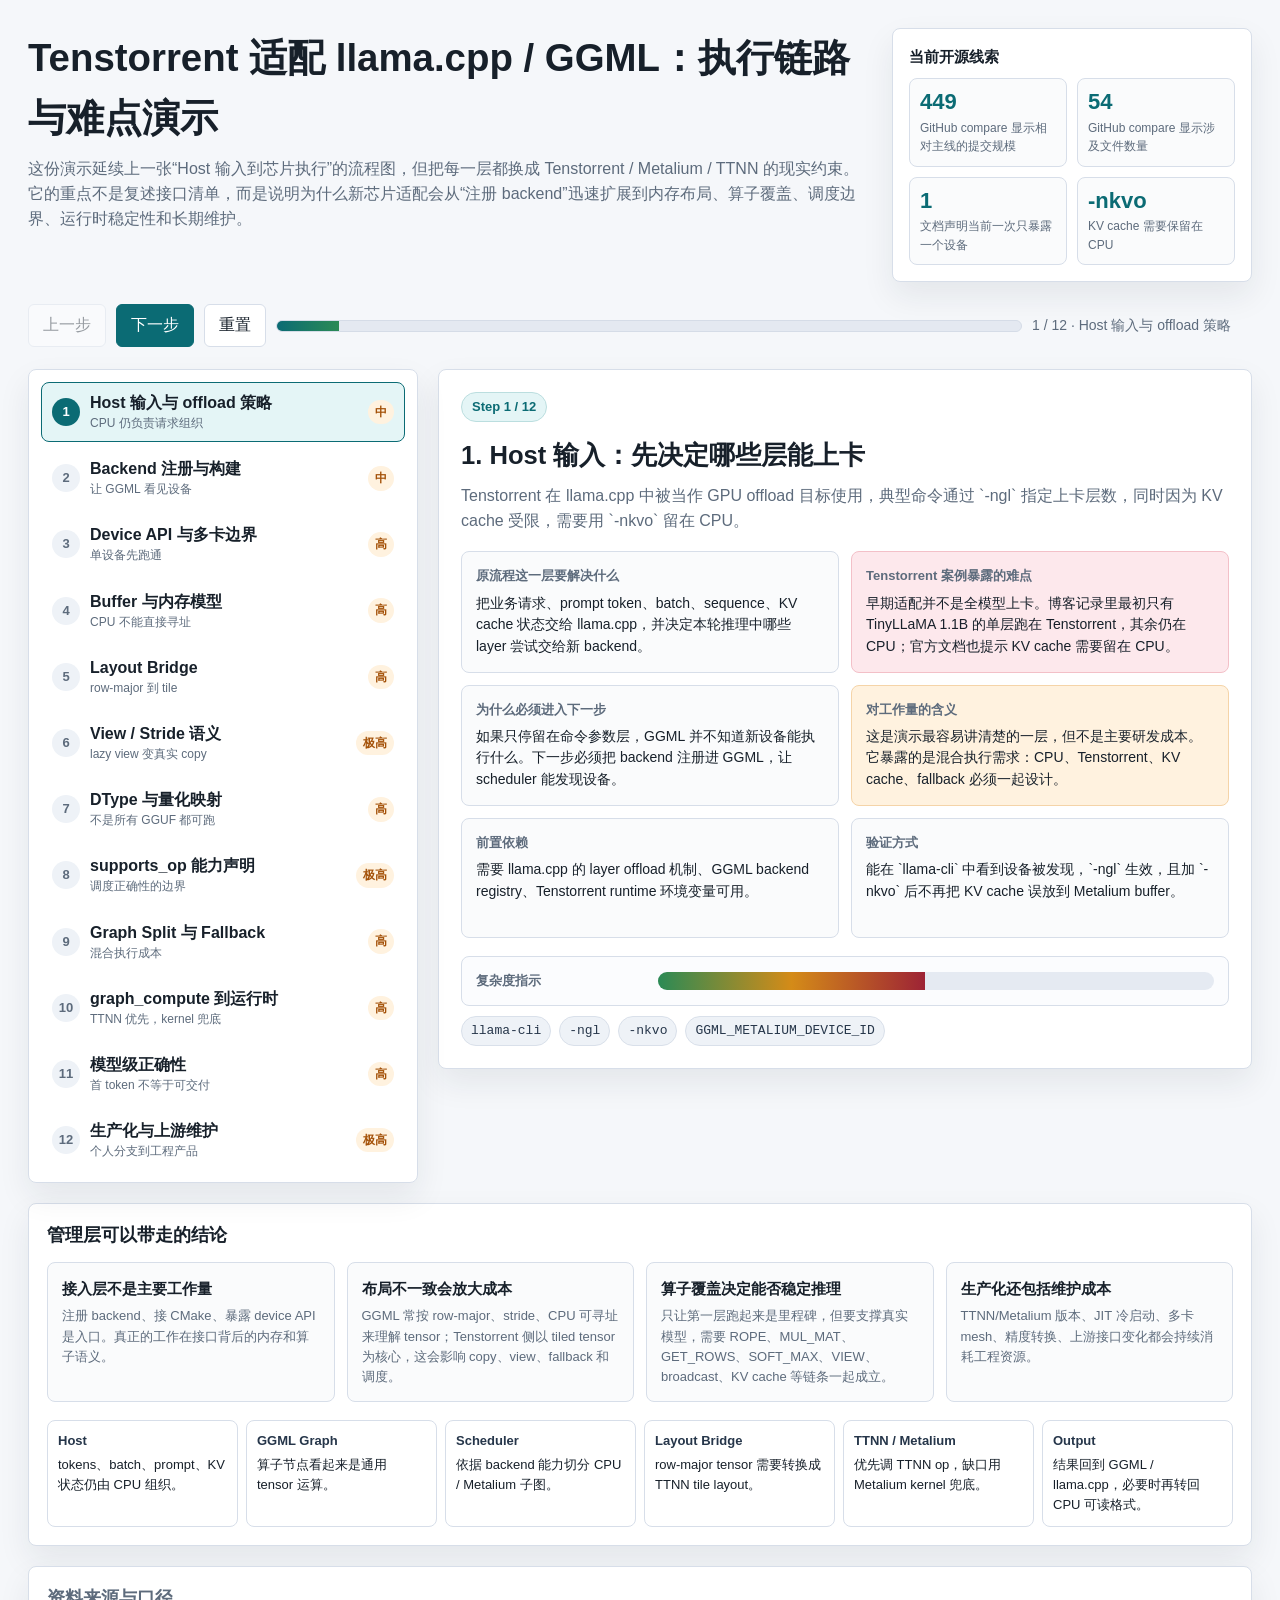
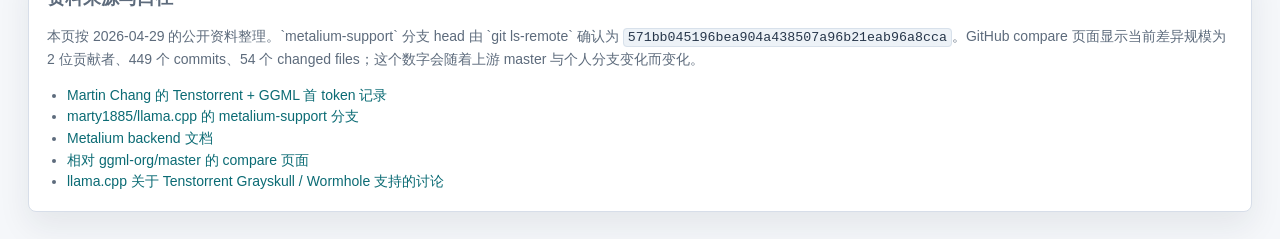
<file: posts/ggml-llamacpp-tenstorrent/posts/pics/new-chip-llama-cpp-tenstorrent-challenges-demo.html>
<!doctype html>
<html lang="zh-CN">
<head>
  <meta charset="utf-8">
  <meta name="viewport" content="width=device-width, initial-scale=1">
  <title>Tenstorrent 适配 llama.cpp / GGML 的执行链路与难点</title>
  <style>
    :root {
      --bg: #f5f7fa;
      --panel: #ffffff;
      --ink: #17202a;
      --muted: #5d6b7c;
      --line: #d7dee9;
      --active: #0b6b74;
      --active-soft: #e4f5f6;
      --risk: #a45108;
      --risk-soft: #fff2df;
      --ok: #1c7c54;
      --ok-soft: #e6f6ee;
      --hard: #9d2335;
      --hard-soft: #fde8ec;
      --code: #26364a;
      --shadow: 0 14px 32px rgba(20, 32, 48, 0.08);
    }

    * {
      box-sizing: border-box;
    }

    body {
      margin: 0;
      background: var(--bg);
      color: var(--ink);
      font-family: "Segoe UI", "Microsoft YaHei", Arial, sans-serif;
      line-height: 1.55;
    }

    a {
      color: var(--active);
      text-decoration: none;
    }

    a:hover {
      text-decoration: underline;
    }

    .shell {
      max-width: 1320px;
      margin: 0 auto;
      padding: 28px;
    }

    header {
      display: grid;
      grid-template-columns: minmax(0, 1fr) 360px;
      gap: 22px;
      align-items: start;
      margin-bottom: 20px;
    }

    h1 {
      margin: 0 0 10px;
      font-size: clamp(27px, 3vw, 40px);
      font-weight: 760;
      letter-spacing: 0;
    }

    .lead {
      max-width: 880px;
      margin: 0;
      color: var(--muted);
      font-size: 16px;
    }

    .meta-card {
      background: var(--panel);
      border: 1px solid var(--line);
      border-radius: 8px;
      padding: 16px;
      box-shadow: var(--shadow);
    }

    .meta-card h2 {
      margin: 0 0 10px;
      font-size: 15px;
      letter-spacing: 0;
    }

    .meta-grid {
      display: grid;
      grid-template-columns: 1fr 1fr;
      gap: 10px;
    }

    .metric {
      min-height: 74px;
      border: 1px solid var(--line);
      border-radius: 8px;
      padding: 10px;
      background: #fafbfc;
    }

    .metric strong {
      display: block;
      font-size: 22px;
      line-height: 1.15;
      color: var(--active);
    }

    .metric span {
      display: block;
      margin-top: 4px;
      color: var(--muted);
      font-size: 12px;
    }

    .toolbar {
      display: flex;
      flex-wrap: wrap;
      gap: 10px;
      align-items: center;
      margin: 22px 0;
    }

    button {
      appearance: none;
      border: 1px solid var(--line);
      background: var(--panel);
      color: var(--ink);
      min-height: 38px;
      padding: 8px 14px;
      border-radius: 6px;
      font: inherit;
      cursor: pointer;
    }

    button.primary {
      background: var(--active);
      border-color: var(--active);
      color: #fff;
    }

    button:disabled {
      opacity: 0.42;
      cursor: not-allowed;
    }

    .progress {
      flex: 1 1 280px;
      min-width: 220px;
      height: 12px;
      border-radius: 999px;
      background: #e4e9f1;
      overflow: hidden;
      border: 1px solid #d5dce7;
    }

    .progress span {
      display: block;
      height: 100%;
      width: 0;
      background: linear-gradient(90deg, #0b6b74, #2b8a55);
      transition: width 180ms ease;
    }

    .progress-label {
      color: var(--muted);
      min-width: 220px;
      font-size: 14px;
    }

    .layout {
      display: grid;
      grid-template-columns: 390px minmax(0, 1fr);
      gap: 20px;
      align-items: start;
    }

    .flow,
    .detail,
    .summary,
    .source-panel {
      background: var(--panel);
      border: 1px solid var(--line);
      border-radius: 8px;
      box-shadow: var(--shadow);
    }

    .flow {
      padding: 12px;
      position: sticky;
      top: 12px;
    }

    .stage {
      width: 100%;
      display: grid;
      grid-template-columns: 28px 1fr auto;
      gap: 10px;
      align-items: center;
      text-align: left;
      border: 1px solid transparent;
      background: transparent;
      padding: 10px;
      border-radius: 8px;
      min-height: 58px;
    }

    .stage + .stage {
      margin-top: 6px;
    }

    .stage .num {
      width: 28px;
      height: 28px;
      border-radius: 50%;
      display: grid;
      place-items: center;
      background: #eef2f7;
      color: var(--muted);
      font-size: 13px;
      font-weight: 700;
    }

    .stage .name {
      display: block;
      font-weight: 700;
      line-height: 1.25;
    }

    .stage .note {
      display: block;
      margin-top: 2px;
      color: var(--muted);
      font-size: 12px;
      line-height: 1.35;
    }

    .stage .risk {
      padding: 3px 7px;
      border-radius: 999px;
      font-size: 12px;
      font-weight: 700;
      background: var(--risk-soft);
      color: var(--risk);
      white-space: nowrap;
    }

    .stage.active {
      border-color: var(--active);
      background: var(--active-soft);
    }

    .stage.active .num {
      background: var(--active);
      color: #fff;
    }

    .stage.done .num {
      background: var(--ok);
      color: #fff;
    }

    .detail {
      min-height: 650px;
      padding: 22px;
    }

    .eyebrow {
      display: inline-flex;
      align-items: center;
      gap: 6px;
      color: var(--active);
      background: var(--active-soft);
      border: 1px solid #bbdedf;
      border-radius: 999px;
      padding: 4px 10px;
      font-size: 13px;
      font-weight: 700;
    }

    h2 {
      margin: 14px 0 8px;
      font-size: clamp(22px, 2vw, 30px);
      letter-spacing: 0;
    }

    .summary-text {
      margin: 0 0 18px;
      max-width: 900px;
      color: var(--muted);
      font-size: 16px;
    }

    .section-grid {
      display: grid;
      grid-template-columns: repeat(2, minmax(0, 1fr));
      gap: 12px;
      margin-top: 18px;
    }

    .info {
      border: 1px solid var(--line);
      border-radius: 8px;
      padding: 14px;
      background: #fafbfc;
      min-height: 120px;
    }

    .info h3 {
      margin: 0 0 6px;
      color: var(--muted);
      font-size: 13px;
      font-weight: 760;
      letter-spacing: 0;
    }

    .info p {
      margin: 0;
      font-size: 14px;
    }

    .info.risk-box {
      background: var(--hard-soft);
      border-color: #f3c0c8;
    }

    .info.work-box {
      background: var(--risk-soft);
      border-color: #f5d4a8;
    }

    .chips {
      display: flex;
      flex-wrap: wrap;
      gap: 8px;
      margin-top: 10px;
    }

    .chip {
      display: inline-flex;
      align-items: center;
      min-height: 28px;
      padding: 4px 9px;
      border-radius: 999px;
      background: #eef2f7;
      color: var(--code);
      border: 1px solid #d9e0ea;
      font-size: 13px;
      font-family: Consolas, "SFMono-Regular", Menlo, monospace;
    }

    .impact {
      margin-top: 18px;
      display: grid;
      grid-template-columns: 170px minmax(0, 1fr);
      gap: 12px;
      align-items: center;
      border: 1px solid var(--line);
      border-radius: 8px;
      padding: 14px;
      background: #fbfcfe;
    }

    .impact strong {
      display: block;
      font-size: 13px;
      color: var(--muted);
    }

    .bar {
      position: relative;
      height: 18px;
      border-radius: 999px;
      background: #e5eaf2;
      overflow: hidden;
    }

    .bar span {
      display: block;
      height: 100%;
      width: 0;
      background: linear-gradient(90deg, #2b8a55, #d48b18, #9d2335);
      transition: width 180ms ease;
    }

    .summary {
      margin-top: 20px;
      padding: 18px;
    }

    .summary h2,
    .source-panel h2 {
      margin: 0 0 12px;
      font-size: 18px;
    }

    .risk-grid {
      display: grid;
      grid-template-columns: repeat(4, minmax(0, 1fr));
      gap: 12px;
    }

    .risk-card {
      border: 1px solid var(--line);
      border-radius: 8px;
      padding: 14px;
      background: #fafbfc;
    }

    .risk-card strong {
      display: block;
      margin-bottom: 6px;
      font-size: 15px;
    }

    .risk-card p {
      margin: 0;
      color: var(--muted);
      font-size: 13px;
    }

    .trace {
      margin-top: 18px;
      display: grid;
      grid-template-columns: repeat(6, minmax(0, 1fr));
      gap: 8px;
    }

    .trace div {
      min-height: 72px;
      padding: 10px;
      border-radius: 8px;
      border: 1px solid var(--line);
      background: #ffffff;
      font-size: 13px;
    }

    .trace strong {
      display: block;
      margin-bottom: 4px;
      color: var(--code);
    }

    .source-panel {
      margin-top: 20px;
      padding: 18px;
      color: var(--muted);
      font-size: 14px;
    }

    .source-panel ul {
      margin: 8px 0 0;
      padding-left: 20px;
    }

    code {
      color: var(--code);
      background: #edf2f7;
      border: 1px solid #d8e1eb;
      border-radius: 4px;
      padding: 1px 4px;
      font-family: Consolas, "SFMono-Regular", Menlo, monospace;
      font-size: 0.95em;
    }

    @media (max-width: 1040px) {
      header,
      .layout {
        grid-template-columns: 1fr;
      }

      .flow {
        position: static;
      }

      .section-grid,
      .risk-grid,
      .trace {
        grid-template-columns: repeat(2, minmax(0, 1fr));
      }
    }

    @media (max-width: 640px) {
      .shell {
        padding: 18px;
      }

      .section-grid,
      .risk-grid,
      .trace,
      .meta-grid,
      .impact {
        grid-template-columns: 1fr;
      }

      .progress-label {
        min-width: 0;
        width: 100%;
      }
    }
  </style>
</head>
<body>
  <main class="shell">
    <header>
      <div>
        <h1>Tenstorrent 适配 llama.cpp / GGML：执行链路与难点演示</h1>
        <p class="lead">
          这份演示延续上一张“Host 输入到芯片执行”的流程图，但把每一层都换成 Tenstorrent / Metalium / TTNN 的现实约束。它的重点不是复述接口清单，而是说明为什么新芯片适配会从“注册 backend”迅速扩展到内存布局、算子覆盖、调度边界、运行时稳定性和长期维护。
        </p>
      </div>

      <aside class="meta-card">
        <h2>当前开源线索</h2>
        <div class="meta-grid">
          <div class="metric">
            <strong>449</strong>
            <span>GitHub compare 显示相对主线的提交规模</span>
          </div>
          <div class="metric">
            <strong>54</strong>
            <span>GitHub compare 显示涉及文件数量</span>
          </div>
          <div class="metric">
            <strong>1</strong>
            <span>文档声明当前一次只暴露一个设备</span>
          </div>
          <div class="metric">
            <strong>-nkvo</strong>
            <span>KV cache 需要保留在 CPU</span>
          </div>
        </div>
      </aside>
    </header>

    <section class="toolbar" aria-label="演示控制">
      <button id="prevBtn">上一步</button>
      <button id="nextBtn" class="primary">下一步</button>
      <button id="resetBtn">重置</button>
      <div class="progress" aria-hidden="true"><span id="progressBar"></span></div>
      <div class="progress-label">
        <span id="progressText">1 / 12</span> ·
        <span id="progressName">Host 输入与 offload 策略</span>
      </div>
    </section>

    <section class="layout">
      <nav class="flow" id="flow" aria-label="适配流程"></nav>

      <article class="detail" aria-live="polite">
        <span class="eyebrow" id="stepEyebrow">Step 1 / 12</span>
        <h2 id="stepTitle"></h2>
        <p class="summary-text" id="stepSummary"></p>

        <div class="section-grid">
          <section class="info">
            <h3>原流程这一层要解决什么</h3>
            <p id="purpose"></p>
          </section>
          <section class="info risk-box">
            <h3>Tenstorrent 案例暴露的难点</h3>
            <p id="difficulty"></p>
          </section>
          <section class="info">
            <h3>为什么必须进入下一步</h3>
            <p id="whyNext"></p>
          </section>
          <section class="info work-box">
            <h3>对工作量的含义</h3>
            <p id="workload"></p>
          </section>
          <section class="info">
            <h3>前置依赖</h3>
            <p id="depends"></p>
          </section>
          <section class="info">
            <h3>验证方式</h3>
            <p id="verify"></p>
          </section>
        </div>

        <div class="impact">
          <strong>复杂度指示</strong>
          <div class="bar"><span id="difficultyBar"></span></div>
        </div>

        <div class="chips" id="chips"></div>
      </article>
    </section>

    <section class="summary">
      <h2>管理层可以带走的结论</h2>
      <div class="risk-grid">
        <div class="risk-card">
          <strong>接入层不是主要工作量</strong>
          <p>注册 backend、接 CMake、暴露 device API 是入口。真正的工作在接口背后的内存和算子语义。</p>
        </div>
        <div class="risk-card">
          <strong>布局不一致会放大成本</strong>
          <p>GGML 常按 row-major、stride、CPU 可寻址来理解 tensor；Tenstorrent 侧以 tiled tensor 为核心，这会影响 copy、view、fallback 和调度。</p>
        </div>
        <div class="risk-card">
          <strong>算子覆盖决定能否稳定推理</strong>
          <p>只让第一层跑起来是里程碑，但要支撑真实模型，需要 ROPE、MUL_MAT、GET_ROWS、SOFT_MAX、VIEW、broadcast、KV cache 等链条一起成立。</p>
        </div>
        <div class="risk-card">
          <strong>生产化还包括维护成本</strong>
          <p>TTNN/Metalium 版本、JIT 冷启动、多卡 mesh、精度转换、上游接口变化都会持续消耗工程资源。</p>
        </div>
      </div>

      <div class="trace" aria-label="Tenstorrent 数据形态变化">
        <div><strong>Host</strong>tokens、batch、prompt、KV 状态仍由 CPU 组织。</div>
        <div><strong>GGML Graph</strong>算子节点看起来是通用 tensor 运算。</div>
        <div><strong>Scheduler</strong>依据 backend 能力切分 CPU / Metalium 子图。</div>
        <div><strong>Layout Bridge</strong>row-major tensor 需要转换成 TTNN tile layout。</div>
        <div><strong>TTNN / Metalium</strong>优先调 TTNN op，缺口用 Metalium kernel 兜底。</div>
        <div><strong>Output</strong>结果回到 GGML / llama.cpp，必要时再转回 CPU 可读格式。</div>
      </div>
    </section>

    <section class="source-panel">
      <h2>资料来源与口径</h2>
      <p>
        本页按 2026-04-29 的公开资料整理。`metalium-support` 分支 head 由 `git ls-remote` 确认为
        <code>571bb045196bea904a438507a96b21eab96a8cca</code>。GitHub compare 页面显示当前差异规模为 2 位贡献者、449 个 commits、54 个 changed files；这个数字会随着上游 master 与个人分支变化而变化。
      </p>
      <ul>
        <li><a href="https://clehaxze.tw/gemlog/2024/10-28-generating-the-1st-token-on-tenstorrent-with-ggml.gmi">Martin Chang 的 Tenstorrent + GGML 首 token 记录</a></li>
        <li><a href="https://github.com/marty1885/llama.cpp/tree/metalium-support">marty1885/llama.cpp 的 metalium-support 分支</a></li>
        <li><a href="https://github.com/marty1885/llama.cpp/blob/metalium-support/docs/backend/Metalium.md">Metalium backend 文档</a></li>
        <li><a href="https://github.com/ggml-org/llama.cpp/compare/master...marty1885%3Allama.cpp%3Ametalium-support">相对 ggml-org/master 的 compare 页面</a></li>
        <li><a href="https://github.com/ggml-org/llama.cpp/discussions/10858">llama.cpp 关于 Tenstorrent Grayskull / Wormhole 支持的讨论</a></li>
      </ul>
    </section>
  </main>

  <script>
    const steps = [
      {
        name: "Host 输入与 offload 策略",
        note: "CPU 仍负责请求组织",
        risk: "中",
        title: "1. Host 输入：先决定哪些层能上卡",
        summary: "Tenstorrent 在 llama.cpp 中被当作 GPU offload 目标使用，典型命令通过 `-ngl` 指定上卡层数，同时因为 KV cache 受限，需要用 `-nkvo` 留在 CPU。",
        purpose: "把业务请求、prompt token、batch、sequence、KV cache 状态交给 llama.cpp，并决定本轮推理中哪些 layer 尝试交给新 backend。",
        difficulty: "早期适配并不是全模型上卡。博客记录里最初只有 TinyLLaMA 1.1B 的单层跑在 Tenstorrent，其余仍在 CPU；官方文档也提示 KV cache 需要留在 CPU。",
        whyNext: "如果只停留在命令参数层，GGML 并不知道新设备能执行什么。下一步必须把 backend 注册进 GGML，让 scheduler 能发现设备。",
        workload: "这是演示最容易讲清楚的一层，但不是主要研发成本。它暴露的是混合执行需求：CPU、Tenstorrent、KV cache、fallback 必须一起设计。",
        depends: "需要 llama.cpp 的 layer offload 机制、GGML backend registry、Tenstorrent runtime 环境变量可用。",
        verify: "能在 `llama-cli` 中看到设备被发现，`-ngl` 生效，且加 `-nkvo` 后不再把 KV cache 误放到 Metalium buffer。",
        chips: ["llama-cli", "-ngl", "-nkvo", "GGML_METALIUM_DEVICE_ID"],
        score: 48
      },
      {
        name: "Backend 注册与构建",
        note: "让 GGML 看见设备",
        risk: "中",
        title: "2. Backend 注册：从几行入口进入完整工程",
        summary: "抽象步骤里第一项是 `ggml_backend_XXX_reg`、注册表和构建系统。Tenstorrent 案例说明，这一步很快会被 TTNN / Metalium 的编译、安装和运行时变量放大。",
        purpose: "把 Metalium backend 编译进 llama.cpp，并向 GGML 注册 backend registry，让 `ggml_backend_reg` 能返回对应设备与后端接口。",
        difficulty: "Metalium 文档没有固定的受支持 TTNN 版本，要求构建最新 Metalium/TTNN 并让 llama.cpp 找到 runtime。依赖本身是 moving target。",
        whyNext: "注册只解决“能被发现”。真正执行前还要为每个设备返回 device API，说明设备数量、buffer 类型、copy 能力和能力查询。",
        workload: "接入代码可能不长，但构建矩阵、SDK 版本、驱动、环境变量和 CI 复现会形成长期维护成本。",
        depends: "需要 TT_METAL_HOME、TT_METAL_RUNTIME_ROOT、GGML_METALIUM=ON、CMake/Ninja/GCC 或 Clang 工具链。",
        verify: "从干净机器构建一次，确认缺依赖时错误明确，依赖齐全时 backend 被 `ggml_backend_registry` 枚举出来。",
        chips: ["ggml_backend_metalium_reg", "GGML_METALIUM=ON", "TT_METAL_HOME", "TT_METAL_RUNTIME_ROOT"],
        score: 55
      },
      {
        name: "Device API 与多卡边界",
        note: "单设备先跑通",
        risk: "高",
        title: "3. Device API：多卡不是简单枚举几张卡",
        summary: "Metalium 文档声明当前只暴露一个设备，多设备扩展预计走 TTNN native scaling，并通过 mesh shape 方向演进。",
        purpose: "对 GGML 返回设备对象，暴露 device name、memory/buffer 类型、copy 能力、supports_op 能力和初始化 backend 的方法。",
        difficulty: "Tenstorrent 的多芯片扩展更接近 mesh/cluster 语义，而不是 llama.cpp 简单把 layer 平铺到多张 GPU。文档里的 `GGML_METALIUM_MESH_SHAPE` 也标注为早期开发用途。",
        whyNext: "设备对象建立后，下一层必须解决 tensor 实际放在哪里以及怎么被访问。没有 buffer 抽象，device API 只是空壳。",
        workload: "单卡可以先交付演示，多卡需要 runtime、调度、通信、内存切分策略共同成熟，不宜在第一阶段承诺。",
        depends: "依赖 TTNN/Metalium 能表达设备、mesh、device id，并且 GGML 的 scheduler 能识别 backend buffer type。",
        verify: "单设备路径可以稳定初始化；设置 device id 或 mesh shape 时行为可解释；未支持的组合要明确报错。",
        chips: ["ggml_backend_device", "GGML_METALIUM_DEVICE_ID", "GGML_METALIUM_MESH_SHAPE", "TTNN mesh"],
        score: 76
      },
      {
        name: "Buffer 与内存模型",
        note: "CPU 不能直接寻址",
        risk: "高",
        title: "4. Buffer：GGML 的常见假设在 ASIC 上不成立",
        summary: "博客明确指出 Tenstorrent card 没有 CPU 直接访问能力，也不是退化成 row-major 的布局。也就是说，`tensor->data` 不能简单理解为 CPU 能读写的线性指针。",
        purpose: "为 GGML tensor 绑定 backend-specific storage，并实现 alloc、free、copy、get/set tensor 等基础内存操作。",
        difficulty: "GGML 历史上很多路径天然假设 tensor 可寻址、按字节访问、row-major 或 stride 可描述。Tenstorrent 的设备内存和 tile layout 打破这些假设。",
        whyNext: "只有 buffer 能存住 tensor 还不够。输入、权重和中间结果必须在 Host row-major 与 TTNN tile layout 之间转换。",
        workload: "这是适配从“接口工程”变成“体系结构工程”的分界点。layout bridge 做不好，后面的算子支持越多，隐藏 bug 越多。",
        depends: "需要 GGML buffer type、TTNN tensor 管理、host-device copy、layout metadata、生命周期绑定策略。",
        verify: "用小 tensor 做 set/get round trip；验证非连续、不同 dtype、跨 backend copy 的正确性和内存释放。",
        chips: ["ggml_backend_buffer_type", "ggml_backend_tensor_set", "ggml_backend_tensor_get", "TTNN tensor"],
        score: 84
      },
      {
        name: "Layout Bridge",
        note: "row-major 到 tile",
        risk: "高",
        title: "5. Layout Bridge：32x32 tile 是核心难点",
        summary: "TTNN 示例使用 `TILE_LAYOUT`，博客说明 tile 是 32x32 矩阵。它能减少设备 DRAM 访问，但会让 GGML 与其他 backend 的 row-major 约定失效。",
        purpose: "在 tensor 进入 Tenstorrent backend 时，把 GGML 侧形状、stride、dtype 映射成 TTNN 可执行的 tiled tensor。",
        difficulty: "如果 CPU backend、GGML scheduler、Metalium backend 都假设对方讲 row-major，就必须做一层“看起来像 row-major”的适配界面。这个界面同时影响 correctness 和性能。",
        whyNext: "layout 转换能让完整 tensor 上卡，但还不能解决 GGML 的 VIEW、切片、transpose 等 lazy view 语义。",
        workload: "需要建立 layout 元数据、转换缓存、边界 copy 策略和失败回退策略。它不是一次性搬运数据，而是贯穿整个 graph 生命周期。",
        depends: "依赖 buffer 生命周期、TTNN layout API、GGML shape/stride 信息和跨 backend copy 路径。",
        verify: "对 matmul 前后的输入输出做数值比对；检查 CPU fallback 后再回 Metalium 时 layout 没有被错误解释。",
        chips: ["TILE_LAYOUT", "32x32 tile", "row-major bridge", "cross-backend copy"],
        score: 88
      },
      {
        name: "View / Stride 语义",
        note: "lazy view 变真实 copy",
        risk: "极高",
        title: "6. View / Stride：一个 VIEW 就可能让子图崩掉",
        summary: "博客把 VIEW 列为当时崩溃点，并指出 TTNN 对 stride/view 的支持与 GGML/PyTorch 的习惯不同。简单切片可能从 3 次分配变成 5 次分配。",
        purpose: "让 GGML 的 `VIEW`、切片、reshape、permute、transpose 等视图类操作在 Tenstorrent backend 中有可执行语义。",
        difficulty: "GGML 常用 stride 表达 lazy view，但 tiled tensor 没有同等 stride 支持。要么 materialize 成真实 tensor，要么做 graph scan/optimizer 找 fast path。",
        whyNext: "只处理 view 还不够。模型权重和 activation 的 dtype/quantization 也必须转换到硬件支持的格式。",
        workload: "这是高风险研发项。它会影响 LLM 中常见的 KV cache、attention reshape、head split、slice、broadcast，不能靠逐个 if 修完。",
        depends: "依赖 layout bridge、buffer materialization 策略、scheduler fallback 能力，以及对模型 graph pattern 的理解。",
        verify: "专门构造 VIEW/reshape/slice 单测；跑 TinyLLaMA、Gemma、RWKV 等不同结构，记录崩溃点与 CPU 对齐误差。",
        chips: ["GGML_OP_VIEW", "stride", "materialize view", "graph scan"],
        score: 96
      },
      {
        name: "DType 与量化映射",
        note: "不是所有 GGUF 都可跑",
        risk: "高",
        title: "7. DType：GGML 量化类型要映射到硬件原生类型",
        summary: "Metalium 文档列出 GGML 类型到 BFLOAT16、BFLOAT8_B、BFLOAT4_B 等 Tenstorrent 类型的转换，也列出一批 unsupported 类型。FP32 在矩阵单元上不是原生支持。",
        purpose: "把 GGUF 模型中的权重类型和运行时 activation 类型，转换成 TTNN/Metalium 支持且数值可接受的格式。",
        difficulty: "类型能转换不代表精度、速度、显存都合理。文档还提示 `Q4_0`、`Q4_1` 因数值精度问题转 BFLOAT8，建议更偏向 `Q4_K_*`。",
        whyNext: "dtype 映射完成后，scheduler 仍需要知道哪些 op 在当前 dtype/layout/shape 下真的能跑。",
        workload: "需要为目标模型定义白名单：哪些 GGUF 量化可交付，哪些必须转换，哪些不支持。否则现场演示很容易因模型文件不同而失败。",
        depends: "依赖 GGUF 类型识别、TTNN dtype 支持、量化误差评估和模型选择策略。",
        verify: "用同一 prompt 对比 CPU baseline logits；覆盖 F32/F16/Q4_K/Q8_0/MXFP4 等关键类型。",
        chips: ["BFLOAT16", "BFLOAT8_B", "BFLOAT4_B", "GGML_TYPE_Q4_K", "MXFP4"],
        score: 82
      },
      {
        name: "supports_op 能力声明",
        note: "调度正确性的边界",
        risk: "极高",
        title: "8. supports_op：不能多报能力，也不能保守到没有价值",
        summary: "`supports_op` 决定 GGML scheduler 是否把节点放到 Tenstorrent。博客记录的拒绝/缺失操作包括 ROPE、MUL_MAT、GET_ROWS、SOFT_MAX、VIEW，其中广播规则差异占了很大比例。",
        purpose: "按 op、dtype、shape、layout、broadcast、device buffer 状态判断当前节点是否能由 Metalium backend 执行。",
        difficulty: "很多失败不是 op 名字不支持，而是某个 shape、broadcast、view、dtype 组合不支持。只按 op code 判断会导致调度错误或 graph assertion。",
        whyNext: "能力判断之后，scheduler 才能把 graph 切成 CPU 子图和 Metalium 子图，并安排必要的 copy。",
        workload: "这是持续迭代点。每加一个算子都要补 supports_op、执行实现、测试和 fallback 行为。",
        depends: "依赖前面的 layout、view、dtype 语义已经可判断；也依赖 TTNN/Metalium 当前版本的 op 能力清单。",
        verify: "记录每个被拒绝 op 的原因；对支持与不支持 case 各写单测；确保不支持时能 fallback 而不是崩溃。",
        chips: ["ggml_backend_dev_supports_op", "ROPE", "MUL_MAT", "GET_ROWS", "SOFT_MAX", "broadcast"],
        score: 94
      },
      {
        name: "Graph Split 与 Fallback",
        note: "混合执行成本",
        risk: "高",
        title: "9. Graph Split：每次 fallback 都可能付 layout 和 copy 成本",
        summary: "Tenstorrent 早期状态是部分层或部分 op 上卡，其余 CPU 运行。由于 layout 不一致，CPU 与 Metalium 边界不是普通 memcpy，而可能伴随 layout materialization。",
        purpose: "让 GGML scheduler 把完整 graph 切成多个 backend 可执行子图，并在边界插入 copy/sync。",
        difficulty: "如果子图切得太碎，数据在 CPU row-major 与 TTNN tile layout 之间来回转换，性能可能比纯 CPU 更差。博客更新也提到早期更像 decelerator。",
        whyNext: "切分后的 Metalium 子图最终需要进入 `graph_compute`，由 backend 转成 TTNN op 或 Metalium kernel。",
        workload: "调度策略要和算子覆盖一起演进。短期重点是稳定，后期才是减少边界、扩大连续上卡区域。",
        depends: "依赖 supports_op 准确、copy/sync 正确、fallback 路径可回收资源。",
        verify: "输出 graph split 日志，统计 CPU/Metalium 子图数量、copy 次数、layout conversion 次数和 token latency。",
        chips: ["ggml_backend_sched_split_graph", "CPU fallback", "layout conversion", "sync"],
        score: 86
      },
      {
        name: "graph_compute 到运行时",
        note: "TTNN 优先，kernel 兜底",
        risk: "高",
        title: "10. graph_compute：从 GGML 抽象进入 TTNN / Metalium",
        summary: "Metalium 文档说明 backend 尽量调用 TTNN operators；TTNN 不支持时，需要用 Metalium custom kernels 保持数据在设备上。",
        purpose: "遍历被分配给 Metalium backend 的 GGML 子图，把每个节点映射成 TTNN 调用或自定义 Metalium kernel，并管理 event、sync、错误传播。",
        difficulty: "TTNN 会编译甚至 JIT kernel，冷 cache 下初始化和 first token latency 会变长。自定义 kernel 又要求理解 Tenstorrent 的编程模型，而不是移植 CUDA/OpenCL kernel。",
        whyNext: "能执行一个子图后，还要验证模型级正确性、长序列稳定性和多轮 decode 的状态一致性。",
        workload: "这是核心执行层。TTNN 可以降低起步成本，但 TTNN 缺口、API 变化和性能路径仍需要 backend 自己补齐。",
        depends: "依赖 op mapping、layout/dtype、runtime 初始化、kernel cache、error handling。",
        verify: "对每个 op 与 CPU reference 比对；记录冷启动/热启动 first token；关闭部分 op 测 fallback 是否稳定。",
        chips: ["ggml_backend_graph_compute", "TTNN op", "Metalium kernel", "JIT cache"],
        score: 89
      },
      {
        name: "模型级正确性",
        note: "首 token 不等于可交付",
        risk: "高",
        title: "11. 模型级正确性：跑出 token 只是里程碑",
        summary: "博客 2024-10-28 记录从首 token 到连续生成，再到 RWKV v6 Finch 运行，但仍是有限模型、有限 layer 的阶段性进展。讨论区也提到只验证较小模型。",
        purpose: "把单 op 正确性提升到完整模型、长上下文、多轮 decode、不同量化格式和不同 prompt 下的稳定输出。",
        difficulty: "LLM 推理的错误可能表现为数值微小偏差、后续 token 发散、KV cache 错位、attention mask 错误或特定模型结构不支持。",
        whyNext: "模型级稳定后，才有资格讨论生产化、多并发、多卡、上游合入和长期维护。",
        workload: "需要形成测试矩阵，而不是只保留一条 demo 命令。至少要覆盖 TinyLLaMA/Gemma/RWKV、不同量化、短长 prompt、batch 和回退路径。",
        depends: "依赖算子覆盖、KV cache 策略、dtype 精度、fallback 无损和错误日志可定位。",
        verify: "固定 seed/prompt 做 logits diff；跑到 EOT；长上下文 decode；对比 CPU 输出和性能退化点。",
        chips: ["TinyLLaMA", "Gemma 2B", "RWKV v6", "logits diff", "EOT"],
        score: 83
      },
      {
        name: "生产化与上游维护",
        note: "个人分支到工程产品",
        risk: "极高",
        title: "12. 生产化：真正的成本在持续维护",
        summary: "Metalium 文档强调该 backend 不是 Tenstorrent 官方产品，属于实验软件。GitHub compare 当前显示 449 commits、54 files changed，说明它已经不是一个小补丁。",
        purpose: "把能跑 demo 的 backend 变成可交付组件：版本锁定、CI、文档、错误诊断、性能回归、多模型矩阵、上游接口跟进。",
        difficulty: "TTNN/Metalium 是 moving target；GGML 主线也持续变化。个人分支可快速试错，但公司交付需要可复现、可升级、可回滚。",
        whyNext: "这一层没有“下一步代码”，而是产品化决策：短期 demo、内部 fork、上游 PR、还是转向 vLLM/编译器栈，要根据目标客户和并发需求选择。",
        workload: "可以按三阶段估算：先跑通核心模型；再扩算子和布局稳定性；最后做性能、多卡、并发、CI 和上游维护。每阶段都可能持续数周到数月。",
        depends: "依赖前 11 步基本稳定，并且有硬件、SDK 团队、模型团队、测试资源持续投入。",
        verify: "新 SDK 版本能重建；主线 rebase 可控；核心模型性能不回退；故障能定位到 GGML、backend、TTNN 或驱动层。",
        chips: ["449 commits", "54 files changed", "experimental", "moving target", "CI matrix"],
        score: 98
      }
    ];

    const flow = document.getElementById("flow");
    const progressBar = document.getElementById("progressBar");
    const progressText = document.getElementById("progressText");
    const progressName = document.getElementById("progressName");
    const prevBtn = document.getElementById("prevBtn");
    const nextBtn = document.getElementById("nextBtn");
    const resetBtn = document.getElementById("resetBtn");
    const difficultyBar = document.getElementById("difficultyBar");
    let current = 0;

    function renderFlow() {
      flow.innerHTML = "";
      steps.forEach((step, index) => {
        const button = document.createElement("button");
        button.className = "stage";
        button.type = "button";
        button.innerHTML = `
          <span class="num">${index + 1}</span>
          <span>
            <span class="name">${step.name}</span>
            <span class="note">${step.note}</span>
          </span>
          <span class="risk">${step.risk}</span>
        `;
        button.addEventListener("click", () => setStep(index));
        flow.appendChild(button);
      });
    }

    function renderStep() {
      const step = steps[current];
      document.getElementById("stepEyebrow").textContent = `Step ${current + 1} / ${steps.length}`;
      document.getElementById("stepTitle").textContent = step.title;
      document.getElementById("stepSummary").textContent = step.summary;
      document.getElementById("purpose").textContent = step.purpose;
      document.getElementById("difficulty").textContent = step.difficulty;
      document.getElementById("whyNext").textContent = step.whyNext;
      document.getElementById("workload").textContent = step.workload;
      document.getElementById("depends").textContent = step.depends;
      document.getElementById("verify").textContent = step.verify;
      difficultyBar.style.width = `${step.score}%`;

      const chips = document.getElementById("chips");
      chips.innerHTML = "";
      step.chips.forEach((chip) => {
        const span = document.createElement("span");
        span.className = "chip";
        span.textContent = chip;
        chips.appendChild(span);
      });

      progressBar.style.width = `${((current + 1) / steps.length) * 100}%`;
      progressText.textContent = `${current + 1} / ${steps.length}`;
      progressName.textContent = step.name;
      prevBtn.disabled = current === 0;
      nextBtn.disabled = current === steps.length - 1;

      [...flow.children].forEach((button, index) => {
        button.classList.toggle("active", index === current);
        button.classList.toggle("done", index < current);
      });
    }

    function setStep(index) {
      current = Math.max(0, Math.min(steps.length - 1, index));
      renderStep();
    }

    prevBtn.addEventListener("click", () => setStep(current - 1));
    nextBtn.addEventListener("click", () => setStep(current + 1));
    resetBtn.addEventListener("click", () => setStep(0));

    document.addEventListener("keydown", (event) => {
      if (event.key === "ArrowRight") {
        setStep(current + 1);
      } else if (event.key === "ArrowLeft") {
        setStep(current - 1);
      }
    });

    renderFlow();
    renderStep();
  </script>
</body>
</html>
</file>
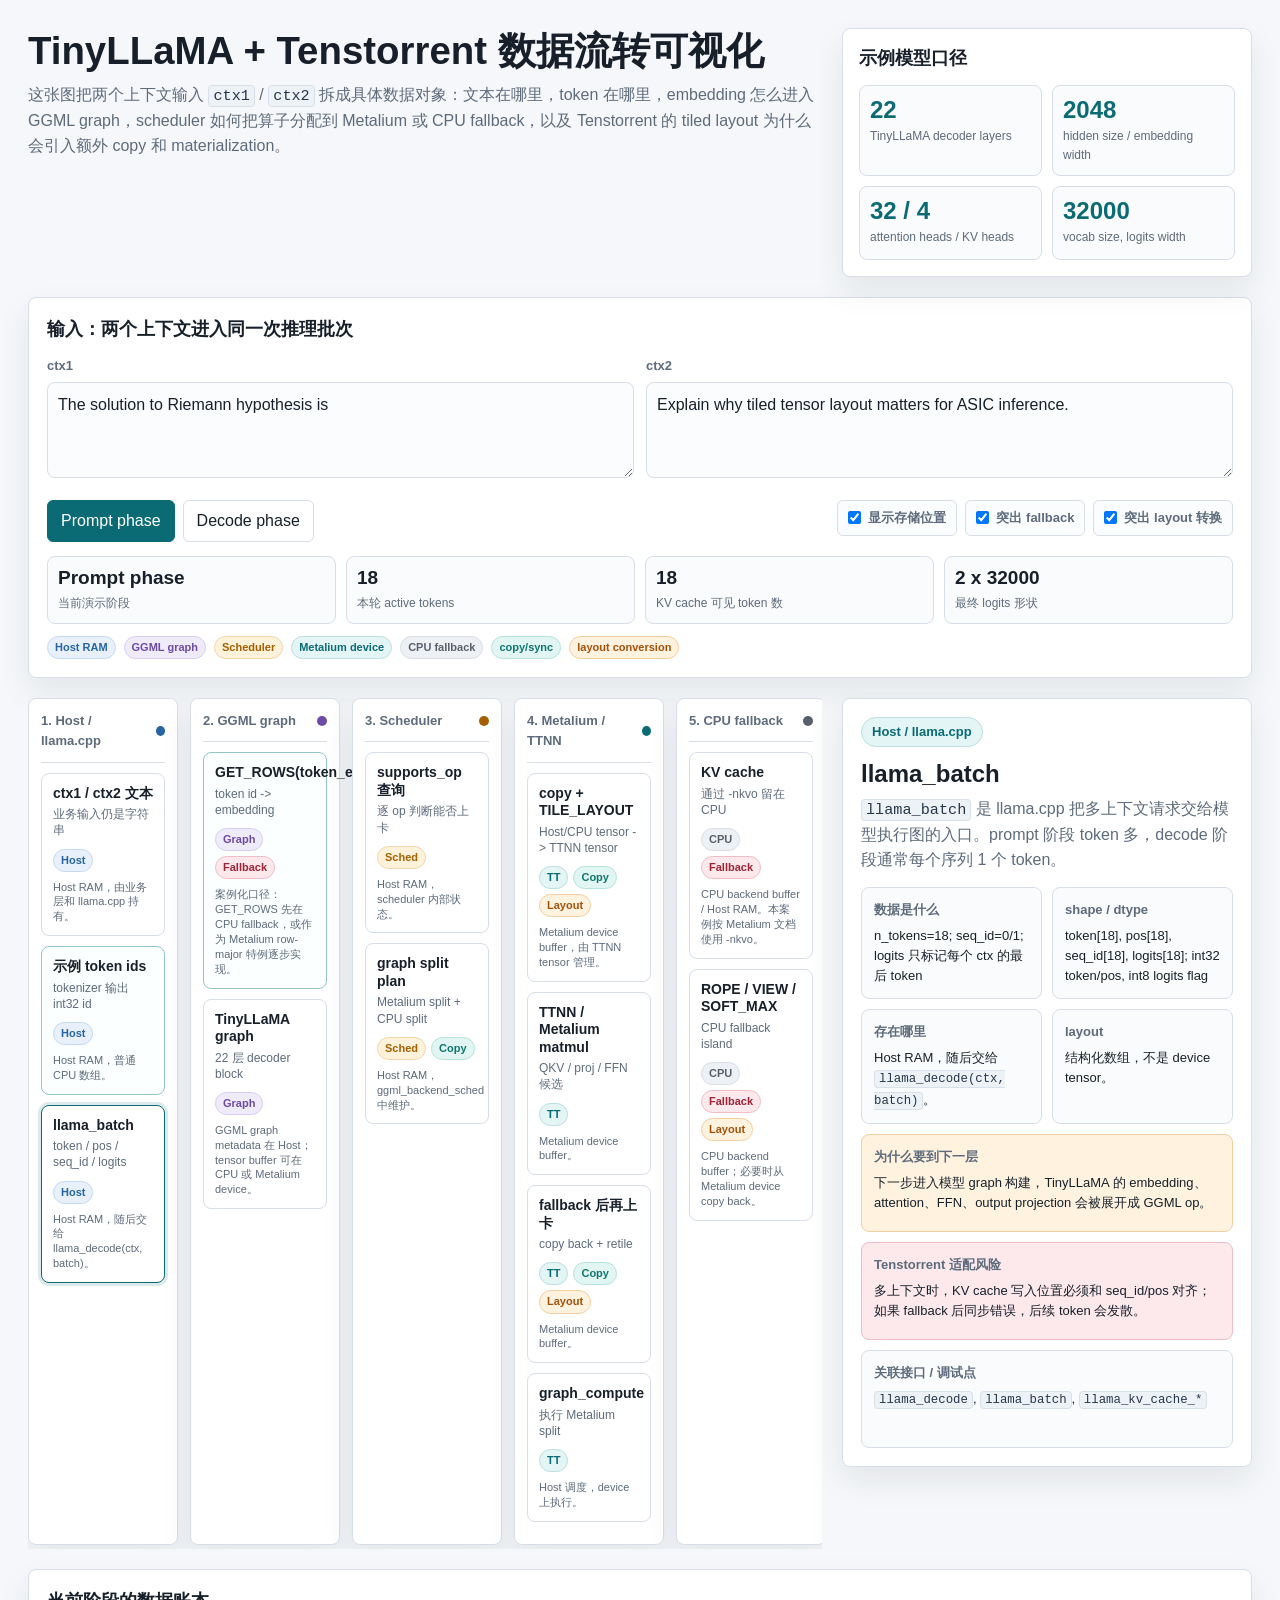
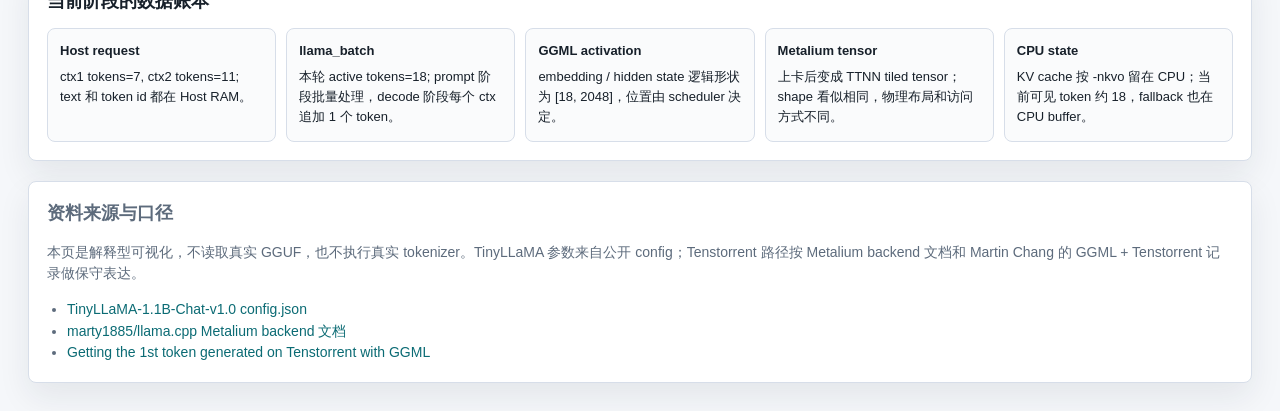
<file: posts/ggml-llamacpp-tenstorrent/posts/pics/new-chip-llama-cpp-tenstorrent-dataflow-demo.html>
<!doctype html>
<html lang="zh-CN">
<head>
  <meta charset="utf-8">
  <meta name="viewport" content="width=device-width, initial-scale=1">
  <title>TinyLLaMA + Tenstorrent 数据流转可视化</title>
  <style>
    :root {
      --bg: #f5f7fa;
      --panel: #ffffff;
      --ink: #17202a;
      --muted: #5d6b7c;
      --line: #d7dee9;
      --host: #2864a4;
      --host-soft: #e8f1fb;
      --graph: #6c4aa5;
      --graph-soft: #f0ebfa;
      --sched: #a35f00;
      --sched-soft: #fff2da;
      --tt: #0b6b74;
      --tt-soft: #e4f5f6;
      --cpu: #57606a;
      --cpu-soft: #edf1f5;
      --out: #1a7f64;
      --out-soft: #e7f6f1;
      --risk: #a45108;
      --risk-soft: #fff2df;
      --bad: #9d2335;
      --bad-soft: #fde8ec;
      --copy: #0f766e;
      --copy-soft: #e1f5f2;
      --shadow: 0 14px 32px rgba(20, 32, 48, 0.08);
    }

    * {
      box-sizing: border-box;
    }

    body {
      margin: 0;
      background: var(--bg);
      color: var(--ink);
      font-family: "Segoe UI", "Microsoft YaHei", Arial, sans-serif;
      line-height: 1.55;
    }

    a {
      color: var(--tt);
      text-decoration: none;
    }

    a:hover {
      text-decoration: underline;
    }

    button,
    textarea,
    input {
      font: inherit;
    }

    .shell {
      max-width: 1440px;
      margin: 0 auto;
      padding: 28px;
    }

    header {
      display: grid;
      grid-template-columns: minmax(0, 1fr) 410px;
      gap: 22px;
      align-items: start;
      margin-bottom: 20px;
    }

    h1 {
      margin: 0 0 10px;
      font-size: clamp(28px, 3vw, 42px);
      line-height: 1.18;
      font-weight: 760;
      letter-spacing: 0;
    }

    h2 {
      margin: 0 0 12px;
      font-size: 18px;
      letter-spacing: 0;
    }

    h3 {
      margin: 0 0 6px;
      color: var(--muted);
      font-size: 13px;
      font-weight: 760;
      letter-spacing: 0;
    }

    .lead {
      max-width: 940px;
      margin: 0;
      color: var(--muted);
      font-size: 16px;
    }

    .panel,
    .detail,
    .column,
    .source-panel {
      background: var(--panel);
      border: 1px solid var(--line);
      border-radius: 8px;
      box-shadow: var(--shadow);
    }

    .model-card {
      padding: 16px;
    }

    .model-grid {
      display: grid;
      grid-template-columns: repeat(2, minmax(0, 1fr));
      gap: 10px;
    }

    .metric {
      min-height: 74px;
      border: 1px solid var(--line);
      border-radius: 8px;
      padding: 10px;
      background: #fafbfc;
    }

    .metric strong {
      display: block;
      color: var(--tt);
      font-size: 24px;
      line-height: 1.15;
    }

    .metric span {
      display: block;
      margin-top: 4px;
      color: var(--muted);
      font-size: 12px;
    }

    .input-panel {
      padding: 18px;
      margin-bottom: 20px;
    }

    .input-grid {
      display: grid;
      grid-template-columns: repeat(2, minmax(0, 1fr));
      gap: 12px;
    }

    label {
      display: block;
      color: var(--muted);
      font-size: 13px;
      font-weight: 760;
      margin-bottom: 6px;
    }

    textarea {
      width: 100%;
      min-height: 96px;
      resize: vertical;
      border: 1px solid var(--line);
      border-radius: 8px;
      padding: 10px;
      color: var(--ink);
      background: #fbfcfe;
    }

    .controls {
      display: flex;
      flex-wrap: wrap;
      gap: 10px;
      align-items: center;
      justify-content: space-between;
      margin-top: 14px;
    }

    .segmented,
    .toggles {
      display: flex;
      flex-wrap: wrap;
      gap: 8px;
      align-items: center;
    }

    button {
      appearance: none;
      border: 1px solid var(--line);
      background: var(--panel);
      color: var(--ink);
      min-height: 38px;
      padding: 8px 13px;
      border-radius: 6px;
      cursor: pointer;
    }

    button.active {
      background: var(--tt);
      border-color: var(--tt);
      color: #fff;
    }

    .toggle {
      display: inline-flex;
      gap: 7px;
      align-items: center;
      min-height: 36px;
      padding: 7px 10px;
      border: 1px solid var(--line);
      border-radius: 6px;
      background: #fbfcfe;
      color: var(--muted);
      font-size: 13px;
      cursor: pointer;
    }

    .toggle input {
      margin: 0;
    }

    .stats {
      display: grid;
      grid-template-columns: repeat(4, minmax(0, 1fr));
      gap: 10px;
      margin-top: 14px;
    }

    .stat {
      min-height: 68px;
      border: 1px solid var(--line);
      border-radius: 8px;
      padding: 10px;
      background: #fafbfc;
    }

    .stat strong {
      display: block;
      color: var(--ink);
      font-size: 19px;
      line-height: 1.2;
    }

    .stat span {
      display: block;
      margin-top: 4px;
      color: var(--muted);
      font-size: 12px;
    }

    .workspace {
      display: grid;
      grid-template-columns: minmax(0, 1fr) 410px;
      gap: 20px;
      align-items: start;
    }

    .flow {
      display: grid;
      grid-template-columns: repeat(6, minmax(150px, 1fr));
      gap: 12px;
      overflow-x: auto;
      padding-bottom: 4px;
    }

    .column {
      min-width: 150px;
      padding: 12px;
      min-height: 680px;
    }

    .column-title {
      display: flex;
      align-items: center;
      justify-content: space-between;
      gap: 8px;
      padding-bottom: 10px;
      border-bottom: 1px solid var(--line);
      margin-bottom: 10px;
      font-size: 13px;
      font-weight: 780;
      color: var(--muted);
    }

    .column-title span:last-child {
      width: 10px;
      height: 10px;
      border-radius: 50%;
      background: var(--line);
    }

    .column[data-lane="host"] .column-title span:last-child { background: var(--host); }
    .column[data-lane="graph"] .column-title span:last-child { background: var(--graph); }
    .column[data-lane="sched"] .column-title span:last-child { background: var(--sched); }
    .column[data-lane="tt"] .column-title span:last-child { background: var(--tt); }
    .column[data-lane="cpu"] .column-title span:last-child { background: var(--cpu); }
    .column[data-lane="out"] .column-title span:last-child { background: var(--out); }

    .node {
      width: 100%;
      display: block;
      text-align: left;
      border: 1px solid var(--line);
      border-radius: 8px;
      background: #ffffff;
      padding: 11px;
      margin-bottom: 10px;
      min-height: 108px;
      transition: transform 120ms ease, border-color 120ms ease, box-shadow 120ms ease, opacity 120ms ease;
    }

    .node:hover {
      transform: translateY(-1px);
      box-shadow: 0 8px 18px rgba(20, 32, 48, 0.08);
    }

    .node.selected {
      border-color: var(--tt);
      box-shadow: 0 0 0 3px rgba(11, 107, 116, 0.14);
    }

    .node.related {
      border-color: #97c4c8;
      background: #fbffff;
    }

    .node.dimmed {
      opacity: 0.42;
    }

    .node-title {
      display: block;
      font-weight: 760;
      font-size: 14px;
      line-height: 1.25;
    }

    .node-sub {
      display: block;
      margin-top: 4px;
      color: var(--muted);
      font-size: 12px;
      line-height: 1.35;
    }

    .badges {
      display: flex;
      flex-wrap: wrap;
      gap: 5px;
      margin-top: 10px;
    }

    .badge {
      display: inline-flex;
      align-items: center;
      min-height: 22px;
      padding: 2px 7px;
      border-radius: 999px;
      font-size: 11px;
      font-weight: 730;
      border: 1px solid var(--line);
      background: #f2f5f9;
      color: var(--muted);
    }

    .badge.host { background: var(--host-soft); color: var(--host); border-color: #c4d9f0; }
    .badge.graph { background: var(--graph-soft); color: var(--graph); border-color: #d9ccef; }
    .badge.sched { background: var(--sched-soft); color: var(--sched); border-color: #f1d6ad; }
    .badge.tt { background: var(--tt-soft); color: var(--tt); border-color: #bbdedf; }
    .badge.cpu { background: var(--cpu-soft); color: var(--cpu); border-color: #d8dee6; }
    .badge.out { background: var(--out-soft); color: var(--out); border-color: #bfe5d2; }
    .badge.copy { background: var(--copy-soft); color: var(--copy); border-color: #b6e2dc; }
    .badge.fallback { background: var(--bad-soft); color: var(--bad); border-color: #f0bcc6; }
    .badge.layout { background: var(--risk-soft); color: var(--risk); border-color: #f2cf9f; }

    .node-meta {
      display: block;
      margin-top: 8px;
      color: var(--muted);
      font-size: 11px;
      line-height: 1.35;
    }

    .detail {
      position: sticky;
      top: 12px;
      padding: 18px;
      min-height: 680px;
    }

    .eyebrow {
      display: inline-flex;
      align-items: center;
      gap: 6px;
      color: var(--tt);
      background: var(--tt-soft);
      border: 1px solid #bbdedf;
      border-radius: 999px;
      padding: 4px 10px;
      font-size: 13px;
      font-weight: 740;
    }

    .detail-title {
      margin: 12px 0 8px;
      font-size: 24px;
      line-height: 1.25;
    }

    .detail-summary {
      margin: 0 0 14px;
      color: var(--muted);
    }

    .detail-grid {
      display: grid;
      grid-template-columns: 1fr 1fr;
      gap: 10px;
    }

    .info {
      border: 1px solid var(--line);
      border-radius: 8px;
      padding: 12px;
      background: #fafbfc;
      min-height: 98px;
    }

    .info p {
      margin: 0;
      font-size: 13px;
    }

    .info.full {
      grid-column: 1 / -1;
    }

    .info.warn {
      background: var(--risk-soft);
      border-color: #f2cf9f;
    }

    .info.bad {
      background: var(--bad-soft);
      border-color: #f0bcc6;
    }

    code {
      color: #26364a;
      background: #edf2f7;
      border: 1px solid #d8e1eb;
      border-radius: 4px;
      padding: 1px 4px;
      font-family: Consolas, "SFMono-Regular", Menlo, monospace;
      font-size: 0.95em;
    }

    .ledger {
      margin-top: 20px;
      padding: 18px;
    }

    .ledger-grid {
      display: grid;
      grid-template-columns: repeat(5, minmax(0, 1fr));
      gap: 10px;
    }

    .ledger-item {
      border: 1px solid var(--line);
      border-radius: 8px;
      padding: 12px;
      background: #fafbfc;
      min-height: 114px;
      font-size: 13px;
    }

    .ledger-item strong {
      display: block;
      margin-bottom: 6px;
      color: var(--ink);
    }

    .legend {
      display: flex;
      flex-wrap: wrap;
      gap: 8px;
      margin-top: 12px;
      color: var(--muted);
      font-size: 12px;
    }

    .source-panel {
      margin-top: 20px;
      padding: 18px;
      color: var(--muted);
      font-size: 14px;
    }

    .source-panel ul {
      margin: 8px 0 0;
      padding-left: 20px;
    }

    @media (max-width: 1180px) {
      header,
      .workspace {
        grid-template-columns: 1fr;
      }

      .detail {
        position: static;
      }

      .ledger-grid {
        grid-template-columns: repeat(2, minmax(0, 1fr));
      }
    }

    @media (max-width: 760px) {
      .shell {
        padding: 18px;
      }

      .input-grid,
      .stats,
      .detail-grid,
      .ledger-grid,
      .model-grid {
        grid-template-columns: 1fr;
      }

      .flow {
        grid-template-columns: 1fr;
        overflow-x: visible;
      }

      .column {
        min-height: 0;
      }
    }
  </style>
</head>
<body>
  <main class="shell">
    <header>
      <div>
        <h1>TinyLLaMA + Tenstorrent 数据流转可视化</h1>
        <p class="lead">
          这张图把两个上下文输入 <code>ctx1</code> / <code>ctx2</code> 拆成具体数据对象：文本在哪里，token 在哪里，embedding 怎么进入 GGML graph，scheduler 如何把算子分配到 Metalium 或 CPU fallback，以及 Tenstorrent 的 tiled layout 为什么会引入额外 copy 和 materialization。
        </p>
      </div>

      <aside class="panel model-card">
        <h2>示例模型口径</h2>
        <div class="model-grid">
          <div class="metric"><strong>22</strong><span>TinyLLaMA decoder layers</span></div>
          <div class="metric"><strong>2048</strong><span>hidden size / embedding width</span></div>
          <div class="metric"><strong>32 / 4</strong><span>attention heads / KV heads</span></div>
          <div class="metric"><strong>32000</strong><span>vocab size, logits width</span></div>
        </div>
      </aside>
    </header>

    <section class="panel input-panel">
      <h2>输入：两个上下文进入同一次推理批次</h2>
      <div class="input-grid">
        <div>
          <label for="ctx1">ctx1</label>
          <textarea id="ctx1">The solution to Riemann hypothesis is</textarea>
        </div>
        <div>
          <label for="ctx2">ctx2</label>
          <textarea id="ctx2">Explain why tiled tensor layout matters for ASIC inference.</textarea>
        </div>
      </div>

      <div class="controls">
        <div class="segmented" aria-label="推理阶段">
          <button id="promptBtn" class="active" type="button">Prompt phase</button>
          <button id="decodeBtn" type="button">Decode phase</button>
        </div>
        <div class="toggles" aria-label="显示选项">
          <label class="toggle"><input id="storageToggle" type="checkbox" checked>显示存储位置</label>
          <label class="toggle"><input id="fallbackToggle" type="checkbox" checked>突出 fallback</label>
          <label class="toggle"><input id="layoutToggle" type="checkbox" checked>突出 layout 转换</label>
        </div>
      </div>

      <div class="stats" id="stats"></div>
      <div class="legend">
        <span class="badge host">Host RAM</span>
        <span class="badge graph">GGML graph</span>
        <span class="badge sched">Scheduler</span>
        <span class="badge tt">Metalium device</span>
        <span class="badge cpu">CPU fallback</span>
        <span class="badge copy">copy/sync</span>
        <span class="badge layout">layout conversion</span>
      </div>
    </section>

    <section class="workspace">
      <div>
        <section class="flow" id="flow" aria-label="数据流转图"></section>
      </div>

      <aside class="detail" aria-live="polite">
        <span class="eyebrow" id="detailLane"></span>
        <h2 class="detail-title" id="detailTitle"></h2>
        <p class="detail-summary" id="detailSummary"></p>
        <div class="detail-grid">
          <section class="info">
            <h3>数据是什么</h3>
            <p id="detailData"></p>
          </section>
          <section class="info">
            <h3>shape / dtype</h3>
            <p id="detailShape"></p>
          </section>
          <section class="info">
            <h3>存在哪里</h3>
            <p id="detailLocation"></p>
          </section>
          <section class="info">
            <h3>layout</h3>
            <p id="detailLayout"></p>
          </section>
          <section class="info full warn">
            <h3>为什么要到下一层</h3>
            <p id="detailNext"></p>
          </section>
          <section class="info full bad">
            <h3>Tenstorrent 适配风险</h3>
            <p id="detailRisk"></p>
          </section>
          <section class="info full">
            <h3>关联接口 / 调试点</h3>
            <p id="detailApi"></p>
          </section>
        </div>
      </aside>
    </section>

    <section class="panel ledger">
      <h2>当前阶段的数据账本</h2>
      <div class="ledger-grid" id="ledger"></div>
    </section>

    <section class="source-panel">
      <h2>资料来源与口径</h2>
      <p>
        本页是解释型可视化，不读取真实 GGUF，也不执行真实 tokenizer。TinyLLaMA 参数来自公开 config；Tenstorrent 路径按 Metalium backend 文档和 Martin Chang 的 GGML + Tenstorrent 记录做保守表达。
      </p>
      <ul>
        <li><a href="https://huggingface.co/TinyLlama/TinyLlama-1.1B-Chat-v1.0/blob/main/config.json">TinyLLaMA-1.1B-Chat-v1.0 config.json</a></li>
        <li><a href="https://github.com/marty1885/llama.cpp/blob/metalium-support/docs/backend/Metalium.md">marty1885/llama.cpp Metalium backend 文档</a></li>
        <li><a href="https://clehaxze.tw/gemlog/2024/10-28-generating-the-1st-token-on-tenstorrent-with-ggml.gmi">Getting the 1st token generated on Tenstorrent with GGML</a></li>
      </ul>
    </section>
  </main>

  <script>
    const model = {
      layers: 22,
      hidden: 2048,
      heads: 32,
      kvHeads: 4,
      headDim: 64,
      vocab: 32000,
      ffn: 5632
    };

    const lanes = [
      { id: "host", title: "1. Host / llama.cpp" },
      { id: "graph", title: "2. GGML graph" },
      { id: "sched", title: "3. Scheduler" },
      { id: "tt", title: "4. Metalium / TTNN" },
      { id: "cpu", title: "5. CPU fallback" },
      { id: "out", title: "6. Output" }
    ];

    const nodes = [
      {
        id: "text",
        lane: "host",
        title: "ctx1 / ctx2 文本",
        sub: "业务输入仍是字符串",
        badges: ["host"],
        data: s => `ctx1=${s.ctx1Preview}; ctx2=${s.ctx2Preview}`,
        shape: () => "2 段 UTF-8 text",
        dtype: () => "string",
        location: () => "Host RAM，由业务层和 llama.cpp 持有。",
        layout: () => "无 tensor layout。",
        summary: "用户输入还不是模型可以计算的数据。llama.cpp 首先要把文本交给模型词表对应的 tokenizer。",
        next: "下一步必须得到 token id，否则无法索引 `token_embd.weight`，也无法构造 `llama_batch` 的 pos、seq_id 和 logits 标记。",
        risk: "这里几乎没有 Tenstorrent 特有风险，但多上下文会影响后面的 batch 组织、KV cache 写入和输出选择。",
        api: "`llama_tokenize`, `llama_vocab_*`, common tokenizer helpers"
      },
      {
        id: "tokens",
        lane: "host",
        title: "示例 token ids",
        sub: "tokenizer 输出 int32 id",
        badges: ["host"],
        data: s => `ctx1 tokens=${formatTokenList(s.ctx1Tokens)}; ctx2 tokens=${formatTokenList(s.ctx2Tokens)}`,
        shape: s => `ctx1 [${s.ctx1Tokens.length}], ctx2 [${s.ctx2Tokens.length}]`,
        dtype: () => "`llama_token` / int32",
        location: () => "Host RAM，普通 CPU 数组。",
        layout: () => "线性 token id 数组。",
        summary: "token id 是 embedding lookup 的索引，也是 seq_id / position 跟踪的基础。本页 token id 是说明性 hash，不等于真实 TinyLLaMA tokenizer 输出。",
        next: "下一步把两个上下文合并进 `llama_batch`，并为每个 token 标记所属 sequence 和 position。",
        risk: "token id 本身不应上 Tenstorrent；它更适合作为 host/CPU 侧索引数据或特殊 row-major 例外。",
        api: "`llama_tokenize`, `llama_batch_init`, `llama_batch_get_one`"
      },
      {
        id: "batch",
        lane: "host",
        title: "llama_batch",
        sub: "token / pos / seq_id / logits",
        badges: ["host"],
        data: s => s.phase === "prompt"
          ? `n_tokens=${s.totalTokens}; seq_id=0/1; logits 只标记每个 ctx 的最后 token`
          : "n_tokens=2; 每个 ctx 追加 1 个新 token，复用已有 KV cache",
        shape: s => `token[${s.activeTokens}], pos[${s.activeTokens}], seq_id[${s.activeTokens}], logits[${s.activeTokens}]`,
        dtype: () => "int32 token/pos, int8 logits flag",
        location: () => "Host RAM，随后交给 `llama_decode(ctx, batch)`。",
        layout: () => "结构化数组，不是 device tensor。",
        summary: "`llama_batch` 是 llama.cpp 把多上下文请求交给模型执行图的入口。prompt 阶段 token 多，decode 阶段通常每个序列 1 个 token。",
        next: "下一步进入模型 graph 构建，TinyLLaMA 的 embedding、attention、FFN、output projection 会被展开成 GGML op。",
        risk: "多上下文时，KV cache 写入位置必须和 seq_id/pos 对齐；如果 fallback 后同步错误，后续 token 会发散。",
        api: "`llama_decode`, `llama_batch`, `llama_kv_cache_*`"
      },
      {
        id: "embedding",
        lane: "graph",
        title: "GET_ROWS(token_embd)",
        sub: "token id -> embedding",
        badges: ["graph", "fallback"],
        fallback: true,
        data: s => `按 token id 从 token_embd.weight 取行，得到 ${s.activeTokens} 个 hidden vector。`,
        shape: s => `[${s.activeTokens}, ${model.hidden}]`,
        dtype: () => "权重量化或 BF16/BFP16；activation 常转 BF16",
        location: () => "案例化口径：GET_ROWS 先在 CPU fallback，或作为 Metalium row-major 特例逐步实现。",
        layout: () => "GGML 侧 row-major；进入 TTNN 前需转 tiled tensor。",
        summary: "embedding lookup 是 graph 的第一个张量化节点。Martin 的记录里 GET_ROWS 曾出现在 rejected op 列表中，因此这里把它标成高风险边界。",
        next: "下一步得到 `inpL`，后续 layer 需要把这个 activation 送入 scheduler 判断是否上卡。",
        risk: "embedding 是索引类操作，和矩阵乘不同。Tenstorrent backend 文档也把 indices、KV cache、embed weight 作为 row-major 例外方向。",
        api: "`ggml_get_rows`, `GGML_OP_GET_ROWS`, `build_inp_embd(model.tok_embd)`"
      },
      {
        id: "graph",
        lane: "graph",
        title: "TinyLLaMA graph",
        sub: "22 层 decoder block",
        badges: ["graph"],
        data: s => `inpL -> 22 x {RMSNorm, QKV, ROPE, KV, attention, FFN} -> output。当前 active tokens=${s.activeTokens}。`,
        shape: s => `activation [${s.activeTokens}, ${model.hidden}], FFN hidden ${model.ffn}`,
        dtype: () => "GGML tensor dtype，依权重和 backend 转换而定",
        location: () => "GGML graph metadata 在 Host；tensor buffer 可在 CPU 或 Metalium device。",
        layout: () => "graph 只描述 op/shape/stride，不保证 device layout 一致。",
        summary: "llama.cpp 在模型实现中构建 GGML cgraph。backend 不理解“TinyLLaMA”，只看到 GET_ROWS、MUL_MAT、ROPE、VIEW、SOFT_MAX 等 op。",
        next: "下一步交给 GGML scheduler。它根据每个 tensor 的 buffer 和每个 backend 的 `supports_op` 决定执行位置。",
        risk: "模型图包含大量 view/reshape/broadcast。对 row-major CPU 很自然，对 TTNN tiled tensor 可能需要 materialize。",
        api: "`src/models/llama.cpp`, `ggml_build_forward_expand`, `ggml_cgraph`"
      },
      {
        id: "support",
        lane: "sched",
        title: "supports_op 查询",
        sub: "逐 op 判断能否上卡",
        badges: ["sched"],
        data: () => "按 op + dtype + shape + layout + buffer 位置判断：Metalium、CPU 或 fallback。",
        shape: () => "能力矩阵，不是 tensor。",
        dtype: () => "bool decision per op",
        location: () => "Host RAM，scheduler 内部状态。",
        layout: () => "读取 tensor layout/buffer 信息用于决策。",
        summary: "`supports_op` 是正确性边界。声明过宽会把不支持的 VIEW/ROPE/broadcast 放到卡上，声明过窄会导致频繁 fallback。",
        next: "下一步 scheduler 切 graph。只要某个节点不被 Metalium 支持，就会形成 CPU split 和跨 backend copy。",
        risk: "Tenstorrent 早期缺口集中在 ROPE、MUL_MAT、GET_ROWS、SOFT_MAX、VIEW，以及 TTNN broadcast 规则差异。",
        api: "`ggml_backend_dev_supports_op`, `ggml_backend_supports_op`, `GGML_METALIUM_PRINT_REJECTED_OPS`"
      },
      {
        id: "split",
        lane: "sched",
        title: "graph split plan",
        sub: "Metalium split + CPU split",
        badges: ["sched", "copy"],
        data: () => "案例化计划：embedding/KV/view/softmax 可能在 CPU；部分 matmul/elementwise 尝试进入 Metalium。",
        shape: () => "split[CPU], split[Metalium], split[CPU], ...",
        dtype: () => "调度元数据",
        location: () => "Host RAM，`ggml_backend_sched` 中维护。",
        layout: () => "split 边界需要显式 copy/layout conversion。",
        summary: "scheduler 不执行 kernel，它把完整 graph 切成 backend 可执行的子图，并插入 copy/sync。",
        next: "下一步把可上卡 activation 从 CPU row-major 转成 Metalium device buffer 的 TTNN tiled tensor。",
        risk: "如果 split 太碎，每个 fallback 都可能带来 CPU <-> device copy 和 row-major <-> TILE_LAYOUT 转换，吞吐会被边界成本吃掉。",
        api: "`ggml_backend_sched_split_graph`, `ggml_backend_sched_get_n_splits`, assignment logs"
      },
      {
        id: "to_tt",
        lane: "tt",
        title: "copy + TILE_LAYOUT",
        sub: "Host/CPU tensor -> TTNN tensor",
        badges: ["tt", "copy", "layout"],
        layoutMove: true,
        data: s => `activation [${s.activeTokens}, ${model.hidden}] 从 row-major materialize 为 TTNN tiled tensor。`,
        shape: s => `[${s.activeTokens}, ${model.hidden}]，tile 以 32x32 为基本组织`,
        dtype: () => "BF16/BFP16 或 Tenstorrent native quant type",
        location: () => "Metalium device buffer，由 TTNN tensor 管理。",
        layout: () => "`TILE_LAYOUT`，不是 CPU 可按字节寻址的线性数组。",
        summary: "这是 Tenstorrent 路径最关键的数据形态变化。GGML tensor 的 shape 看起来没变，但物理布局和访问方式已经变了。",
        next: "下一步进入 Metalium backend 的 `graph_compute`，把 GGML op 映射到 TTNN op 或自定义 Metalium kernel。",
        risk: "博客明确指出 Tenstorrent 不满足 CPU 可寻址、row-major、stride lazy view 等 GGML 常见假设。边界适配必须制造“看起来像 row-major”的错觉。",
        api: "`ggml_backend_tensor_set`, `ggml_backend_buffer_type`, `ttnn.from_*`, `ttnn.TILE_LAYOUT`"
      },
      {
        id: "tt_matmul",
        lane: "tt",
        title: "TTNN / Metalium matmul",
        sub: "QKV / proj / FFN 候选",
        badges: ["tt"],
        data: s => `Layer 0 示例：Q/K/V matmul、attention output projection、FFN gate/up/down 的大矩阵乘。active tokens=${s.activeTokens}。`,
        shape: s => `Q [${s.activeTokens}, ${model.heads}, ${model.headDim}], K/V [${s.activeTokens}, ${model.kvHeads}, ${model.headDim}]`,
        dtype: () => "BF16/BFP16 或 BFLOAT8_B/BFLOAT4_B 等映射类型",
        location: () => "Metalium device buffer。",
        layout: () => "TTNN tiled tensor；matmul 可能走 TTNN operator 或 custom Metalium kernel。",
        summary: "矩阵乘是最值得上卡的部分，也是新芯片适配最容易先展示价值的部分。",
        next: "attention 还需要 ROPE、KV cache、mask、softmax、view/reshape。只做 matmul 不能完成完整 decoder block。",
        risk: "Metalium 文档提到 `GGML_MUL_MAT` 的转置语义很特殊，可能需要缓存预转置权重或 custom kernel 来避免额外 transpose。",
        api: "`GGML_OP_MUL_MAT`, `ttnn.matmul`, custom MUL_MAT kernel, `GGML_METALIUM_CACHE_MM_TRANSPOSE`"
      },
      {
        id: "kv",
        lane: "cpu",
        title: "KV cache",
        sub: "通过 -nkvo 留在 CPU",
        badges: ["cpu", "fallback"],
        fallback: true,
        data: s => s.phase === "prompt"
          ? `为 ctx1/ctx2 写入 prompt K/V；seq 长度约 ${s.ctx1Tokens.length} + ${s.ctx2Tokens.length}。`
          : "读取已有 K/V，并为两个新 token 追加 K/V。",
        shape: s => `[layers=${model.layers}, seq≈${s.kvTokens}, kv_heads=${model.kvHeads}, head_dim=${model.headDim}, K/V]`,
        dtype: () => "通常为 F16/BF16/量化 KV 类型，按 llama.cpp 配置变化",
        location: () => "CPU backend buffer / Host RAM。本案例按 Metalium 文档使用 `-nkvo`。",
        layout: () => "CPU 可处理的 row-major / GGML stride 语义。",
        summary: "KV cache 是 decode 性能和正确性的核心状态。Metalium 文档明确提示当前需要用 `-nkvo` 防止 KV cache 被 offload。",
        next: "下一步 attention 需要把当前 Q 与历史 K/V 结合；如果 Q 在 TT device 而 KV 在 CPU，就会产生 fallback 或 copy 边界。",
        risk: "KV cache 一旦位置、seq_id、pos 对不上，后续 token 会持续错误。多上下文时这个风险更明显。",
        api: "`-nkvo`, `llama_kv_cache_*`, `build_attn_inp_kv`"
      },
      {
        id: "fallback",
        lane: "cpu",
        title: "ROPE / VIEW / SOFT_MAX",
        sub: "CPU fallback island",
        badges: ["cpu", "fallback", "layout"],
        fallback: true,
        layoutMove: true,
        data: () => "attention 中的 ROPE、mask、softmax、view/reshape/broadcast 在保守案例中回到 CPU 或需要 materialize。",
        shape: s => `attention logits [${model.heads}, ${s.activeTokens}, kv_seq≈${s.kvTokens}]`,
        dtype: () => "F32/BF16 中间值，按 op 和 backend 决定",
        location: () => "CPU backend buffer；必要时从 Metalium device copy back。",
        layout: () => "row-major / stride view；从 TILE_LAYOUT 回来时需要转换。",
        summary: "这里是 TinyLLaMA + Tenstorrent 解释中最关键的“为什么不是加几行代码”。view/stride 在 CPU 上廉价，在 tiled tensor 上可能变成真实分配和 copy。",
        next: "fallback 计算完如果后面还有可上卡 matmul，就要再次 copy 到 Metalium，并重新转成 tiled layout。",
        risk: "Martin 的记录里 VIEW 是崩溃点，ROPE、MUL_MAT、GET_ROWS、SOFT_MAX 也在 rejected op 列表中。广播规则差异会让 supports_op 不能只按 op 名判断。",
        api: "`GGML_OP_ROPE`, `GGML_OP_VIEW`, `GGML_OP_SOFT_MAX`, `GGML_METALIUM_PRINT_VIEW`"
      },
      {
        id: "back_to_tt",
        lane: "tt",
        title: "fallback 后再上卡",
        sub: "copy back + retile",
        badges: ["tt", "copy", "layout"],
        layoutMove: true,
        data: s => `CPU 产出的 attention/FFN 输入再次转为 TTNN tiled tensor，继续跑可支持 matmul。`,
        shape: s => `[${s.activeTokens}, ${model.hidden}]`,
        dtype: () => "BF16/BFP16",
        location: () => "Metalium device buffer。",
        layout: () => "从 row-major 重新 materialize 到 `TILE_LAYOUT`。",
        summary: "这一步展示混合执行的真实代价：fallback 不是只改一个调度标志，而是伴随数据位置和 layout 的来回变化。",
        next: "下一步由 Metalium backend 的 `graph_compute` 执行子图，结束后把结果交还 scheduler。",
        risk: "split 越碎，copy/retile 越频繁。早期只让 1 层上卡可能能跑通，但性能上可能更像 decelerator。",
        api: "`ggml_backend_tensor_copy`, scheduler split inputs, layout bridge"
      },
      {
        id: "compute",
        lane: "tt",
        title: "graph_compute",
        sub: "执行 Metalium split",
        badges: ["tt"],
        data: () => "Metalium backend 遍历分配给自己的 GGML nodes，调用 TTNN op 或 custom Metalium kernel。",
        shape: () => "subgraph nodes，不是单一 tensor。",
        dtype: () => "按每个 node/tensor 决定",
        location: () => "Host 调度，device 上执行。",
        layout: () => "backend 内部尽量保持 TTNN tiled tensor，减少回到 row-major。",
        summary: "`graph_compute` 是 GGML 抽象层进入芯片 runtime 的门。scheduler 已经切好图，真正的 kernel 调用从这里开始。",
        next: "Metalium split 结束后，结果可能继续给 CPU fallback，也可能返回最终输出路径。",
        risk: "TTNN 可能 JIT kernel，冷 cache 下 first token 时间较长；TTNN 不支持的 op 需要 custom kernel，否则数据必须回 CPU。",
        api: "`ggml_backend_graph_compute`, `ggml_backend_i.graph_compute`, TTNN program cache"
      },
      {
        id: "final",
        lane: "out",
        title: "final norm + logits",
        sub: "输出投影到 vocab",
        badges: ["out", "cpu"],
        data: s => `对每个需要输出的位置计算 logits，宽度为 vocab=${model.vocab}。`,
        shape: s => `[n_outputs=${s.outputs}, ${model.vocab}]`,
        dtype: () => "F32 logits 返回采样器使用",
        location: () => "通常需要回到 Host/CPU 可读内存。",
        layout: () => "row-major logits 数组。",
        summary: "最终输出是 logits，而不是 token。llama.cpp 根据 batch.logits 只保留需要输出的位置。",
        next: "下一步采样器根据 logits 选择新 token，并把 token 追加到对应 ctx 的历史中。",
        risk: "如果 logits 从 device 回 Host 的同步不完整，采样会读取旧数据或错位数据。",
        api: "`llama_get_logits`, `llama_get_logits_ith`, `result_output`"
      },
      {
        id: "sample",
        lane: "out",
        title: "sampler -> next token",
        sub: "输出回业务层",
        badges: ["out"],
        data: s => `ctx1 next=${s.next1}; ctx2 next=${s.next2}`,
        shape: () => "2 个 token id + detokenized pieces",
        dtype: () => "`llama_token` + text piece",
        location: () => "Host RAM，业务层可读。",
        layout: () => "无 tensor layout。",
        summary: "采样器把 logits 转成下一个 token。decode phase 会把这些 token 作为下一轮 `llama_batch` 输入。",
        next: "如果继续生成，流程回到 `llama_batch`，但 active token 变为每个 ctx 1 个，同时 KV cache 继续增长。",
        risk: "推理链路中任何一次 fallback/copy/layout 错误都可能在这里表现为语义发散，而不一定立即崩溃。",
        api: "`llama_sampler_sample`, `llama_sampler_accept`, `llama_token_to_piece`"
      }
    ];

    const edges = {
      text: ["tokens"],
      tokens: ["batch"],
      batch: ["embedding"],
      embedding: ["graph"],
      graph: ["support"],
      support: ["split"],
      split: ["to_tt", "kv", "fallback"],
      to_tt: ["tt_matmul"],
      tt_matmul: ["kv", "fallback"],
      kv: ["fallback"],
      fallback: ["back_to_tt", "final"],
      back_to_tt: ["compute"],
      compute: ["final"],
      final: ["sample"],
      sample: ["batch"]
    };

    const reverseEdges = {};
    Object.entries(edges).forEach(([from, tos]) => {
      tos.forEach((to) => {
        reverseEdges[to] = reverseEdges[to] || [];
        reverseEdges[to].push(from);
      });
    });

    const laneNames = {
      host: "Host / llama.cpp",
      graph: "GGML graph",
      sched: "GGML scheduler",
      tt: "Metalium / TTNN",
      cpu: "CPU fallback",
      out: "Output"
    };

    let selectedId = "batch";
    let phase = "prompt";

    const flow = document.getElementById("flow");
    const stats = document.getElementById("stats");
    const ledger = document.getElementById("ledger");
    const promptBtn = document.getElementById("promptBtn");
    const decodeBtn = document.getElementById("decodeBtn");
    const storageToggle = document.getElementById("storageToggle");
    const fallbackToggle = document.getElementById("fallbackToggle");
    const layoutToggle = document.getElementById("layoutToggle");
    const ctx1 = document.getElementById("ctx1");
    const ctx2 = document.getElementById("ctx2");

    function hashToken(text) {
      let hash = 2166136261;
      for (let i = 0; i < text.length; i++) {
        hash ^= text.charCodeAt(i);
        hash = Math.imul(hash, 16777619);
      }
      return 3 + (Math.abs(hash) % 31990);
    }

    function tokenize(text) {
      const pieces = text.match(/[\u4e00-\u9fff]|[A-Za-z0-9_]+|[^\sA-Za-z0-9_\u4e00-\u9fff]/g) || [];
      const ids = [1].concat(pieces.map(hashToken));
      return ids.slice(0, 32);
    }

    function summarizeText(text) {
      const trimmed = text.replace(/\s+/g, " ").trim();
      if (!trimmed) {
        return "(empty)";
      }
      return trimmed.length > 42 ? `${trimmed.slice(0, 42)}...` : trimmed;
    }

    function formatTokenList(tokens) {
      const head = tokens.slice(0, 8).join(", ");
      return tokens.length > 8 ? `[${head}, ...]` : `[${head}]`;
    }

    function getState() {
      const ctx1Tokens = tokenize(ctx1.value);
      const ctx2Tokens = tokenize(ctx2.value);
      const totalTokens = ctx1Tokens.length + ctx2Tokens.length;
      const activeTokens = phase === "prompt" ? totalTokens : 2;
      const outputs = 2;
      return {
        phase,
        ctx1Tokens,
        ctx2Tokens,
        totalTokens,
        activeTokens,
        outputs,
        kvTokens: phase === "prompt" ? totalTokens : totalTokens + 2,
        ctx1Preview: summarizeText(ctx1.value),
        ctx2Preview: summarizeText(ctx2.value),
        next1: `id ${hashToken(" therefore")}`,
        next2: `id ${hashToken(" because")}`
      };
    }

    function valueOf(value, state) {
      return typeof value === "function" ? value(state) : value;
    }

    function relatedIds(id) {
      const related = new Set([id]);
      (edges[id] || []).forEach((to) => related.add(to));
      (reverseEdges[id] || []).forEach((from) => related.add(from));
      return related;
    }

    function renderStats(state) {
      const phaseText = state.phase === "prompt" ? "Prompt phase" : "Decode phase";
      stats.innerHTML = `
        <div class="stat"><strong>${phaseText}</strong><span>当前演示阶段</span></div>
        <div class="stat"><strong>${state.activeTokens}</strong><span>本轮 active tokens</span></div>
        <div class="stat"><strong>${state.kvTokens}</strong><span>KV cache 可见 token 数</span></div>
        <div class="stat"><strong>${state.outputs} x ${model.vocab}</strong><span>最终 logits 形状</span></div>
      `;
    }

    function renderFlow(state) {
      const related = relatedIds(selectedId);
      flow.innerHTML = "";

      lanes.forEach((lane) => {
        const column = document.createElement("section");
        column.className = "column";
        column.dataset.lane = lane.id;
        column.innerHTML = `<div class="column-title"><span>${lane.title}</span><span></span></div>`;

        nodes.filter((node) => node.lane === lane.id).forEach((node) => {
          const button = document.createElement("button");
          button.type = "button";
          button.className = "node";
          if (node.id === selectedId) button.classList.add("selected");
          if (related.has(node.id) && node.id !== selectedId) button.classList.add("related");
          if (!fallbackToggle.checked && node.fallback) button.classList.add("dimmed");
          if (!layoutToggle.checked && node.layoutMove) button.classList.add("dimmed");

          const badges = node.badges.map((badge) => `<span class="badge ${badge}">${badgeLabel(badge)}</span>`).join("");
          const meta = storageToggle.checked
            ? `<span class="node-meta">${stripCode(valueOf(node.location, state))}</span>`
            : "";
          button.innerHTML = `
            <span class="node-title">${node.title}</span>
            <span class="node-sub">${node.sub}</span>
            <span class="badges">${badges}</span>
            ${meta}
          `;
          button.addEventListener("click", () => {
            selectedId = node.id;
            render();
          });
          column.appendChild(button);
        });

        flow.appendChild(column);
      });
    }

    function badgeLabel(badge) {
      return {
        host: "Host",
        graph: "Graph",
        sched: "Sched",
        tt: "TT",
        cpu: "CPU",
        out: "Out",
        copy: "Copy",
        fallback: "Fallback",
        layout: "Layout"
      }[badge] || badge;
    }

    function stripCode(text) {
      return String(text).replace(/`/g, "");
    }

    function escapeHtml(text) {
      return String(text)
        .replace(/&/g, "&amp;")
        .replace(/</g, "&lt;")
        .replace(/>/g, "&gt;")
        .replace(/"/g, "&quot;")
        .replace(/'/g, "&#39;");
    }

    function withCode(text) {
      return escapeHtml(text).replace(/`([^`]+)`/g, "<code>$1</code>");
    }

    function renderDetail(state) {
      const node = nodes.find((item) => item.id === selectedId);
      document.getElementById("detailLane").textContent = laneNames[node.lane];
      document.getElementById("detailTitle").textContent = node.title;
      document.getElementById("detailSummary").innerHTML = withCode(valueOf(node.summary, state));
      document.getElementById("detailData").innerHTML = withCode(valueOf(node.data, state));
      document.getElementById("detailShape").innerHTML = withCode(`${valueOf(node.shape, state)}; ${valueOf(node.dtype, state)}`);
      document.getElementById("detailLocation").innerHTML = withCode(valueOf(node.location, state));
      document.getElementById("detailLayout").innerHTML = withCode(valueOf(node.layout, state));
      document.getElementById("detailNext").innerHTML = withCode(valueOf(node.next, state));
      document.getElementById("detailRisk").innerHTML = withCode(valueOf(node.risk, state));
      document.getElementById("detailApi").innerHTML = withCode(valueOf(node.api, state));
    }

    function renderLedger(state) {
      const items = [
        {
          title: "Host request",
          text: `ctx1 tokens=${state.ctx1Tokens.length}, ctx2 tokens=${state.ctx2Tokens.length}; text 和 token id 都在 Host RAM。`
        },
        {
          title: "llama_batch",
          text: `本轮 active tokens=${state.activeTokens}; prompt 阶段批量处理，decode 阶段每个 ctx 追加 1 个 token。`
        },
        {
          title: "GGML activation",
          text: `embedding / hidden state 逻辑形状为 [${state.activeTokens}, ${model.hidden}]，位置由 scheduler 决定。`
        },
        {
          title: "Metalium tensor",
          text: "上卡后变成 TTNN tiled tensor；shape 看似相同，物理布局和访问方式不同。"
        },
        {
          title: "CPU state",
          text: `KV cache 按 -nkvo 留在 CPU；当前可见 token 约 ${state.kvTokens}，fallback 也在 CPU buffer。`
        }
      ];

      ledger.innerHTML = items.map((item) => `
        <div class="ledger-item">
          <strong>${item.title}</strong>
          <span>${item.text}</span>
        </div>
      `).join("");
    }

    function render() {
      const state = getState();
      renderStats(state);
      renderFlow(state);
      renderDetail(state);
      renderLedger(state);
      promptBtn.classList.toggle("active", phase === "prompt");
      decodeBtn.classList.toggle("active", phase === "decode");
    }

    promptBtn.addEventListener("click", () => {
      phase = "prompt";
      render();
    });

    decodeBtn.addEventListener("click", () => {
      phase = "decode";
      render();
    });

    [ctx1, ctx2, storageToggle, fallbackToggle, layoutToggle].forEach((element) => {
      element.addEventListener("input", render);
      element.addEventListener("change", render);
    });

    render();
  </script>
</body>
</html>
</file>
